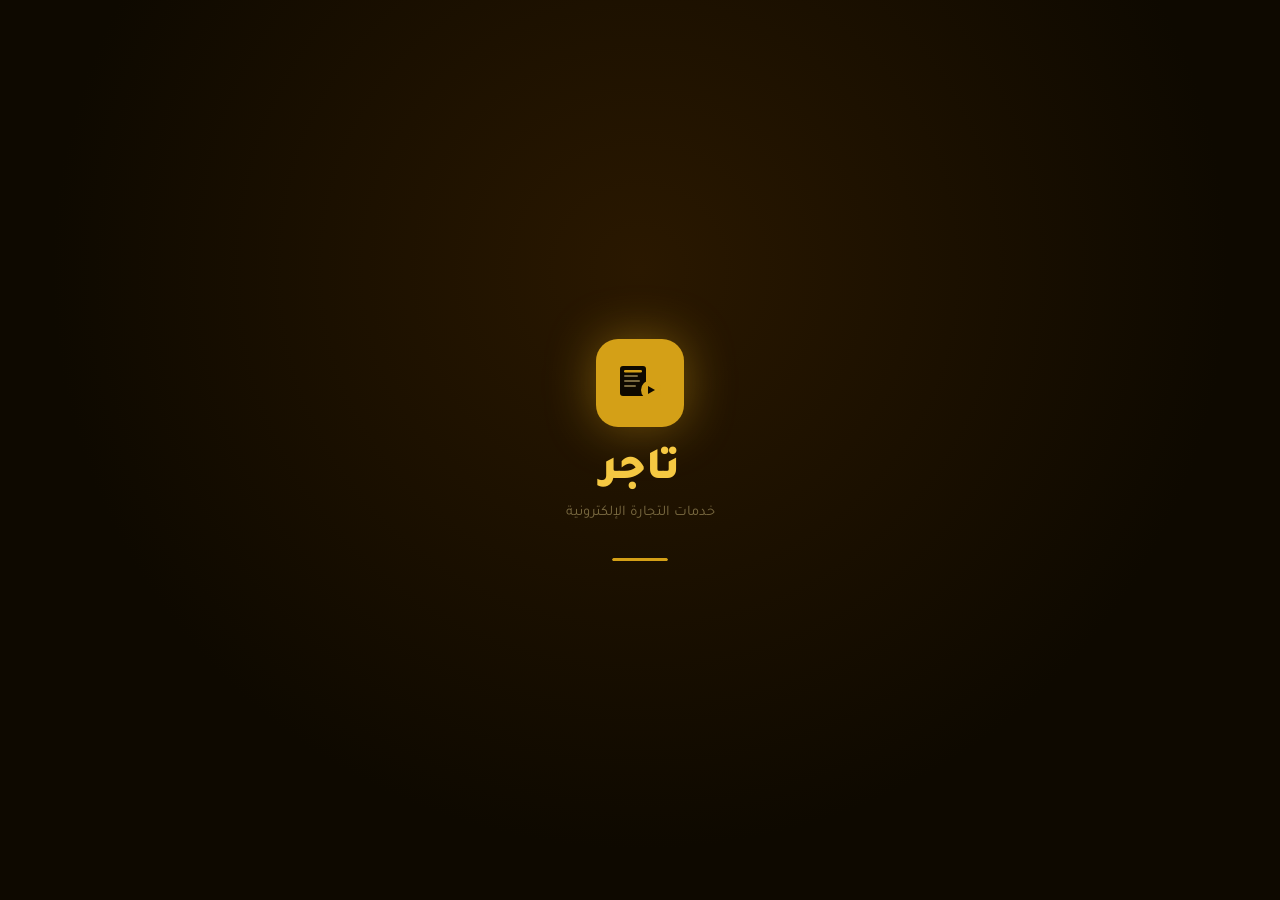
<file: index.html>
<!DOCTYPE html>
<html lang="ar" dir="rtl">
<head>
<meta charset="UTF-8">
<meta name="viewport" content="width=device-width, initial-scale=1.0, user-scalable=no">
<meta name="google-site-verification" content="1itN_WHEpkt1sr6Q0yPiEZQylsVTAqEhpEZTXWoF0yA" />
<title>تاجر — خدمات التجارة الإلكترونية بالذكاء الاصطناعي | وصف منتجات · ترجمة · SEO</title>
<meta name="description" content="تاجر: منصة مجانية بالذكاء الاصطناعي لأصحاب المتاجر الإلكترونية. اكتب وصف منتجات احترافي، ترجم لـ 10 لغات، حسّن SEO، أنشئ منشورات سوشيال ميديا وحملات بريد. جرّبها مجاناً الآن.">
<meta name="keywords" content="تاجر, تجارة إلكترونية, ذكاء اصطناعي, وصف منتجات, ترجمة منتجات, SEO, تسويق, Shopify, متجر إلكتروني, ecommerce, AI">
<meta name="author" content="Tajer">
<meta name="robots" content="index, follow">

<!-- Open Graph (فيسبوك، واتساب) -->
<meta property="og:type" content="website">
<meta property="og:title" content="تاجر — خدمات التجارة الإلكترونية بالذكاء الاصطناعي">
<meta property="og:description" content="منصة مجانية تساعد أصحاب المتاجر: وصف منتجات، ترجمة 10 لغات، SEO، منشورات سوشيال. جرّبها الآن!">
<meta property="og:url" content="https://tajer-app.vercel.app/">
<meta property="og:image" content="https://tajer-app.vercel.app/icon-512.png">
<meta property="og:locale" content="ar_AR">

<!-- Twitter Card -->
<meta name="twitter:card" content="summary_large_image">
<meta name="twitter:title" content="تاجر — خدمات التجارة الإلكترونية بالذكاء الاصطناعي">
<meta name="twitter:description" content="منصة مجانية لأصحاب المتاجر: وصف منتجات، ترجمة، SEO، سوشيال ميديا">
<meta name="twitter:image" content="https://tajer-app.vercel.app/icon-512.png">

<link rel="canonical" href="https://tajer-app.vercel.app/">
<link rel="manifest" href="manifest.json">
<meta name="theme-color" content="#0E0900">
<meta name="mobile-web-app-capable" content="yes">
<meta name="apple-mobile-web-app-capable" content="yes">
<meta name="apple-mobile-web-app-title" content="تاجر">
<link rel="apple-touch-icon" href="icon-192.png">
<!-- Google AdSense - Manual ad unit only (no auto ads) -->
<meta name="adsense-ads-only-on" content="#adSenseIns">
<!-- Google AdSense -->
<script async src="https://pagead2.googlesyndication.com/pagead/js/adsbygoogle.js?client=ca-pub-2127631687133199"
        crossorigin="anonymous"></script>
<link rel="preconnect" href="https://fonts.googleapis.com">
<link href="https://fonts.googleapis.com/css2?family=Tajawal:wght@400;500;700;900&family=IBM+Plex+Mono:wght@500&family=Cairo:wght@700;900&family=Almarai:wght@700;800&family=Poppins:wght@700;800;900&family=Montserrat:wght@800;900&family=Playfair+Display:wght@700;900&display=swap" rel="stylesheet">
<style>
:root{
  --gold:#D4A017;--gold-l:#F5C842;--gold-dim:rgba(212,160,23,.14);
  --ink:#0E0900;--ink2:#1A1200;--ink3:#262000;
  --panel:rgba(255,255,255,.04);--panel2:rgba(255,255,255,.07);
  --text:#F0E8D0;--muted:#7A6A40;--line:rgba(212,160,23,.16);
  --green:#27AE60;--red:#E74C3C;
  --r:12px;--r2:20px;
}
*{box-sizing:border-box;margin:0;padding:0;-webkit-tap-highlight-color:transparent;}
html,body{height:100%;overflow:hidden;}
body{background:var(--ink);color:var(--text);font-family:'Tajawal',sans-serif;display:flex;flex-direction:column;}
button{font-family:inherit;cursor:pointer;border:none;background:none;color:inherit;}
input,textarea,select{font-family:inherit;color:var(--text);}

/* SCREENS */
.screen{display:none;flex-direction:column;height:100%;}
.screen.active{display:flex;}

/* SPLASH */
#splash{align-items:center;justify-content:center;background:radial-gradient(ellipse at 50% 30%,#2A1800,var(--ink) 65%);}
.splash-icon{width:88px;height:88px;background:var(--gold);border-radius:22px;display:flex;align-items:center;justify-content:center;margin:0 auto 18px;box-shadow:0 0 50px rgba(212,160,23,.45);}
.splash-name{font-size:2.8rem;font-weight:900;color:var(--gold-l);text-align:center;}
.splash-sub{color:var(--muted);font-size:.92rem;text-align:center;margin-top:6px;}
.splash-bar{width:56px;height:3px;background:var(--ink3);border-radius:2px;margin:36px auto 0;overflow:hidden;}
.splash-fill{height:100%;width:0;background:var(--gold);border-radius:2px;transition:width 1.8s ease;}

/* ONBOARDING */
#onboarding{background:var(--ink);}
.ob-slides{flex:1;position:relative;overflow:hidden;}
.ob-slide{position:absolute;inset:0;display:flex;flex-direction:column;align-items:center;justify-content:center;padding:40px 28px;text-align:center;opacity:0;transform:translateX(50px);transition:all .35s ease;pointer-events:none;}
.ob-slide.active{opacity:1;transform:translateX(0);pointer-events:auto;}
.ob-slide.out{opacity:0;transform:translateX(-50px);}
.ob-emoji{font-size:4.5rem;margin-bottom:22px;}
.ob-slide h2{font-size:1.75rem;font-weight:900;color:var(--gold-l);margin-bottom:12px;}
.ob-slide p{color:var(--muted);font-size:.95rem;line-height:1.8;max-width:300px;}
.ob-footer{padding:20px 24px 36px;display:flex;flex-direction:column;align-items:center;gap:14px;}
.ob-dots{display:flex;gap:7px;}
.ob-dot{width:7px;height:7px;border-radius:50%;background:var(--ink3);transition:all .2s;}
.ob-dot.active{background:var(--gold);width:20px;border-radius:4px;}

/* BUTTONS */
.btn-gold{background:var(--gold);color:var(--ink);font-weight:900;font-size:.98rem;padding:14px;border-radius:999px;width:100%;max-width:320px;box-shadow:0 6px 20px rgba(212,160,23,.3);}
.btn-ghost{color:var(--muted);font-size:.88rem;padding:6px;}
.btn-outline{border:1px solid var(--line);color:var(--text);font-weight:700;font-size:.9rem;padding:12px;border-radius:999px;width:100%;}
.btn-copy{display:flex;align-items:center;justify-content:center;gap:8px;background:var(--panel2);border:1px solid var(--line);color:var(--text);font-weight:700;font-size:.86rem;padding:11px;border-radius:var(--r);flex:1;}
.btn-regen{display:flex;align-items:center;justify-content:center;gap:8px;background:var(--panel);border:1px solid var(--line);color:var(--text);font-weight:700;font-size:.86rem;padding:11px;border-radius:var(--r);flex:1;}

/* HEADER */
.hdr{background:var(--ink2);border-bottom:1px solid var(--line);padding:12px 16px;display:flex;align-items:center;justify-content:space-between;flex-shrink:0;}
.hdr-logo{font-size:1.35rem;font-weight:900;color:var(--gold-l);}
.lang-pill{display:flex;background:var(--ink3);border-radius:999px;padding:3px;border:1px solid var(--line);}
.lang-btn{padding:4px 10px;border-radius:999px;font-size:.7rem;font-weight:700;color:var(--muted);font-family:'IBM Plex Mono',monospace;transition:all .18s;}
.lang-btn.active{background:var(--gold);color:var(--ink);}
.back-btn{width:34px;height:34px;border-radius:50%;background:var(--panel);border:1px solid var(--line);display:flex;align-items:center;justify-content:center;flex-shrink:0;}
.back-btn svg{width:17px;height:17px;stroke:var(--text);stroke-width:2;fill:none;}
.hdr-info h3{font-size:1rem;font-weight:900;}
.hdr-info p{color:var(--muted);font-size:.75rem;margin-top:1px;}

/* BOTTOM NAV */
.bnav{background:var(--ink2);border-top:1px solid var(--line);display:flex;flex-shrink:0;}
.bn{flex:1;display:flex;flex-direction:column;align-items:center;gap:3px;padding:9px 4px;color:var(--muted);font-size:.62rem;font-weight:700;transition:color .18s;}
.bn.active{color:var(--gold);}
.bn svg{width:21px;height:21px;stroke:currentColor;stroke-width:1.8;fill:none;}

/* HOME */
.scroll{flex:1;overflow-y:auto;-webkit-overflow-scrolling:touch;}
.home-body{padding:16px;}
.welcome-card{background:linear-gradient(135deg,var(--ink3),#221800);border:1px solid var(--line);border-radius:var(--r2);padding:20px;margin-bottom:16px;}
.welcome-card h2{font-size:1.2rem;font-weight:900;color:var(--gold-l);margin-bottom:5px;}
.welcome-card p{color:var(--muted);font-size:.84rem;line-height:1.6;}
.plan-tag{display:inline-flex;align-items:center;gap:5px;background:var(--gold-dim);color:var(--gold);font-size:.72rem;font-weight:700;padding:3px 11px;border-radius:999px;margin-top:10px;}




.sec-title{font-size:.82rem;font-weight:900;color:var(--muted);letter-spacing:.5px;margin-bottom:12px;display:flex;align-items:center;gap:8px;}
.sec-title::after{content:'';flex:1;height:1px;background:var(--line);}
.svc-grid{display:grid;grid-template-columns:1fr 1fr;gap:10px;margin-bottom:20px;}
.svc-card{background:var(--panel);border:1px solid var(--line);border-radius:var(--r2);padding:16px 12px;text-align:center;position:relative;overflow:hidden;transition:transform .15s,border-color .15s;}
.svc-card:active{transform:scale(.96);}
.svc-card.locked{opacity:.55;}
.pro-tag{position:absolute;top:7px;inset-inline-start:7px;background:var(--gold);color:var(--ink);font-size:.58rem;font-weight:900;padding:2px 6px;border-radius:999px;font-family:'IBM Plex Mono',monospace;}
.soon-tag{position:absolute;top:7px;inset-inline-start:7px;background:var(--ink3);color:var(--muted);font-size:.58rem;font-weight:900;padding:2px 6px;border-radius:999px;}
.svc-icon{font-size:1.9rem;margin-bottom:8px;}
.svc-name{font-size:.82rem;font-weight:700;line-height:1.3;}
.svc-sub{font-size:.68rem;color:var(--muted);margin-top:3px;line-height:1.35;}
.free-tag{font-size:.62rem;font-weight:700;color:var(--green);background:rgba(39,174,96,.12);padding:2px 7px;border-radius:999px;margin-top:5px;display:inline-block;}
.ad-modal{background:var(--ink2);border:1px solid var(--line);border-radius:var(--r2) var(--r2) 0 0;padding:24px 20px 32px;width:100%;max-width:480px;}
.ad-stage{background:var(--ink3);border:1px solid var(--line);border-radius:var(--r);min-height:260px;display:flex;align-items:center;justify-content:center;position:relative;overflow:hidden;margin-bottom:16px;}
.ad-stage ins{display:block;width:100%;}

.pro-lock-tag{font-size:.62rem;font-weight:900;color:var(--ink);background:var(--gold);padding:2px 8px;border-radius:999px;margin-top:5px;display:inline-block;}
.max-card{background:linear-gradient(150deg,rgba(147,88,255,.10),var(--panel));border-color:rgba(167,120,255,.35);}
.max-tag{position:absolute;top:7px;inset-inline-start:7px;background:linear-gradient(135deg,#9358FF,#C77DFF);color:#fff;font-size:.52rem;font-weight:900;padding:2px 6px;border-radius:999px;font-family:'IBM Plex Mono',monospace;letter-spacing:.3px;}
.max-lock-tag{font-size:.6rem;font-weight:900;color:#fff;background:linear-gradient(135deg,#9358FF,#C77DFF);padding:2px 8px;border-radius:999px;margin-top:5px;display:inline-block;}
.max-open-tag{font-size:.62rem;font-weight:700;color:var(--green);background:rgba(39,174,96,.14);padding:2px 8px;border-radius:999px;margin-top:5px;display:inline-block;}
.plan-card.max{border-color:rgba(167,120,255,.5);background:linear-gradient(150deg,rgba(147,88,255,.10),var(--panel));}
.plan-card.max .plan-price{color:#C77DFF;}
.btn-max{background:linear-gradient(135deg,#9358FF,#C77DFF);color:#fff;font-weight:900;font-size:.95rem;padding:14px;border-radius:999px;width:100%;box-shadow:0 6px 20px rgba(147,88,255,.32);}
.best-badge.maxb{background:linear-gradient(135deg,#9358FF,#C77DFF);color:#fff;}
.fg-dot{width:30px;height:30px;border-radius:50%;background:var(--ink3);border:1.5px solid var(--line);color:var(--muted);display:flex;align-items:center;justify-content:center;font-weight:900;font-size:.82rem;font-family:'IBM Plex Mono',monospace;transition:all .25s;}
.fg-dot.active{background:var(--gold);border-color:var(--gold);color:var(--ink);}
.fg-dot.done{background:rgba(39,174,96,.9);border-color:rgba(39,174,96,.9);color:#fff;}
.fg-line{width:34px;height:2px;background:var(--line);transition:background .25s;}
.fg-line.done{background:rgba(39,174,96,.9);}
.lg-palette-chip{transition:all .15s;}
.lg-palette-chip:active{transform:scale(.94);}
.lg-swatch{aspect-ratio:1;border-radius:10px;border:2px solid var(--line);display:flex;align-items:center;justify-content:center;font-size:1.3rem;background:var(--panel);cursor:pointer;transition:all .15s;}
.lg-swatch.active{border-color:var(--gold);box-shadow:0 0 0 2px rgba(212,160,23,.25);}
.lg-color-swatch{aspect-ratio:1;border-radius:8px;border:2px solid transparent;cursor:pointer;transition:all .15s;}
.lg-color-swatch.active{border-color:var(--gold);transform:scale(1.1);}
.lg-opt-btn{background:var(--panel);border:1.5px solid var(--line);border-radius:10px;padding:10px 4px;font-size:.72rem;font-weight:700;color:var(--muted);cursor:pointer;text-align:center;}
.lg-opt-btn.active{border-color:var(--gold);background:linear-gradient(150deg,rgba(212,160,23,.12),var(--panel));color:var(--text);}
.chat-bubble{max-width:82%;padding:11px 14px;border-radius:16px;font-size:.86rem;line-height:1.6;margin-bottom:8px;white-space:pre-wrap;word-break:break-word;}
.chat-bubble.user{background:var(--gold);color:var(--ink);margin-inline-start:auto;border-end-end-radius:4px;}
.chat-bubble.admin{background:var(--panel2);color:var(--text);border:1px solid var(--line);margin-inline-end:auto;border-end-start-radius:4px;}
.chat-time{font-size:.62rem;color:var(--muted);margin-top:2px;}
.status-pill{font-size:.68rem;font-weight:900;padding:3px 10px;border-radius:999px;white-space:nowrap;}
.status-new{background:rgba(243,156,18,.15);color:#F39C12;}
.status-discussing{background:rgba(52,152,219,.15);color:#3498DB;}
.status-quoted{background:rgba(155,89,182,.15);color:#9B59B6;}
.status-won{background:rgba(39,174,96,.15);color:var(--green);}
.status-closed{background:rgba(120,120,120,.15);color:var(--muted);}
.chip{background:var(--panel);border:1px solid var(--line);border-radius:999px;padding:7px 13px;font-size:.74rem;font-weight:700;color:var(--muted);white-space:nowrap;transition:all .18s;}
.chip:active{transform:scale(.96);background:var(--panel2);}
.pay-opt{background:var(--panel);border:1.5px solid var(--line);border-radius:var(--r2);padding:14px 10px;text-align:center;display:flex;flex-direction:column;gap:3px;align-items:center;transition:all .2s;color:var(--text);}
.pay-opt.active{border-color:var(--gold);background:linear-gradient(150deg,rgba(212,160,23,.12),var(--panel));}
.net-opt{flex:1;background:var(--panel);border:1px solid var(--line);border-radius:999px;padding:9px;font-size:.78rem;font-weight:700;color:var(--muted);}
.net-opt.active{background:var(--gold);color:var(--ink);border-color:var(--gold);}
.order-row{background:var(--panel);border:1px solid var(--line);border-radius:var(--r);padding:12px;margin-bottom:8px;font-size:.82rem;}
.badge-pending{background:rgba(243,156,18,.15);color:#F39C12;font-size:.68rem;font-weight:900;padding:3px 9px;border-radius:999px;}
.badge-paid{background:rgba(39,174,96,.15);color:var(--green);font-size:.68rem;font-weight:900;padding:3px 9px;border-radius:999px;}
.badge-rejected{background:rgba(231,76,60,.15);color:var(--red);font-size:.68rem;font-weight:900;padding:3px 9px;border-radius:999px;}
.code-box{background:#0A0700;border:1px solid var(--line);border-radius:var(--r);padding:14px;font-family:'IBM Plex Mono',monospace;font-size:.68rem;line-height:1.55;white-space:pre-wrap;word-break:break-all;direction:ltr;text-align:left;max-height:320px;overflow:auto;color:#9FE8A0;}
.pro-open-tag{font-size:.62rem;font-weight:700;color:var(--green);background:rgba(39,174,96,.14);padding:2px 8px;border-radius:999px;margin-top:5px;display:inline-block;}

/* AD MODAL */

/* SERVICE BODY */
.svc-body{flex:1;overflow-y:auto;padding:16px;display:flex;flex-direction:column;gap:14px;}
.f-label{font-size:.78rem;font-weight:700;color:var(--muted);margin-bottom:5px;}
.f-input{width:100%;background:var(--panel2);border:1px solid var(--line);padding:13px 14px;border-radius:var(--r);font-size:.9rem;resize:vertical;}
.f-input::placeholder{color:var(--muted);}
.f-input:focus{outline:none;border-color:var(--gold);}
select.f-input option{background:#1A1200;}
.char-c{font-size:.7rem;color:var(--muted);text-align:end;margin-top:3px;}
.result-box{background:var(--panel2);border:1px solid var(--gold);border-radius:var(--r2);padding:16px;font-size:.88rem;line-height:1.85;white-space:pre-wrap;word-break:break-word;min-height:100px;}
.result-acts{display:flex;gap:8px;margin-top:10px;}
.loading{display:flex;gap:6px;justify-content:center;padding:24px;}
.loading span{width:8px;height:8px;border-radius:50%;background:var(--gold);animation:bop .75s infinite;}
.loading span:nth-child(2){animation-delay:.15s;}
.loading span:nth-child(3){animation-delay:.3s;}
@keyframes bop{0%,100%{transform:translateY(0);}50%{transform:translateY(-9px);}}
.err-box{background:rgba(231,76,60,.08);border:1px solid rgba(231,76,60,.25);border-radius:var(--r);padding:12px;color:#E74C3C;font-size:.84rem;line-height:1.6;}

/* HISTORY */
.hist-body{flex:1;overflow-y:auto;padding:16px;}
.hist-item{background:var(--panel);border:1px solid var(--line);border-radius:var(--r2);padding:14px;margin-bottom:10px;}
.hist-top{display:flex;justify-content:space-between;align-items:center;margin-bottom:7px;}
.hist-svc{font-size:.75rem;font-weight:900;color:var(--gold);}
.hist-date{font-size:.68rem;color:var(--muted);font-family:'IBM Plex Mono',monospace;}
.hist-prev{font-size:.82rem;line-height:1.6;display:-webkit-box;-webkit-line-clamp:3;-webkit-box-orient:vertical;overflow:hidden;}
.empty{text-align:center;padding:50px 20px;}
.empty .e-icon{font-size:2.8rem;margin-bottom:14px;}
.empty p{color:var(--muted);font-size:.88rem;line-height:1.7;}
.filter-btn{background:var(--panel);border:1px solid var(--line);border-radius:999px;padding:6px 14px;font-size:.76rem;font-weight:700;color:var(--muted);white-space:nowrap;flex-shrink:0;}
.filter-btn.active{background:var(--gold);color:var(--ink);border-color:var(--gold);}
.order-card{background:var(--panel);border:1px solid var(--line);border-radius:var(--r2);padding:14px;margin-bottom:10px;}
.order-top{display:flex;justify-content:space-between;align-items:center;margin-bottom:8px;}
.order-num{font-size:.82rem;font-weight:900;color:var(--gold);}
.order-date{font-size:.7rem;color:var(--muted);font-family:'IBM Plex Mono',monospace;}
.order-customer{font-size:.86rem;font-weight:700;margin-bottom:4px;}
.order-items{font-size:.76rem;color:var(--muted);margin-bottom:8px;}
.order-bottom{display:flex;justify-content:space-between;align-items:center;}
.order-total{font-size:.9rem;font-weight:900;color:var(--gold-l);}
.status-badge{font-size:.68rem;font-weight:700;padding:3px 10px;border-radius:999px;}
.status-paid{background:rgba(39,174,96,.15);color:var(--green);}
.status-pending{background:rgba(212,160,23,.15);color:var(--gold);}
.status-refunded{background:rgba(231,76,60,.15);color:var(--red);}
.status-cancelled{background:rgba(139,146,160,.15);color:var(--muted);}

/* PRICING */
.price-body{flex:1;overflow-y:auto;padding:16px;}
.price-hero{text-align:center;padding:20px 0 24px;}
.price-hero h2{font-size:1.5rem;font-weight:900;color:var(--gold-l);margin-bottom:6px;}
.price-hero p{color:var(--muted);font-size:.88rem;}
.billing-toggle{display:flex;background:var(--ink3);border:1px solid var(--line);border-radius:999px;padding:4px;margin-bottom:16px;}
.bill-btn{flex:1;padding:10px;border-radius:999px;font-size:.86rem;font-weight:700;color:var(--muted);transition:all .2s;display:flex;align-items:center;justify-content:center;gap:6px;}
.bill-btn.active{background:var(--gold);color:var(--ink);}
.save-badge{background:rgba(39,174,96,.9);color:#fff;font-size:.6rem;font-weight:900;padding:2px 6px;border-radius:999px;}
.bill-btn.active .save-badge{background:var(--ink);color:var(--gold-l);}
.best-badge{position:absolute;top:-1px;inset-inline-end:16px;background:var(--gold);color:var(--ink);font-size:.62rem;font-weight:900;padding:4px 12px;border-radius:0 0 8px 8px;}
.plan-card{border:1px solid var(--line);border-radius:var(--r2);padding:22px;margin-bottom:14px;background:var(--panel);position:relative;}
.plan-card.pro{border-color:var(--gold);background:linear-gradient(135deg,rgba(212,160,23,.07),var(--panel));}
.plan-name{font-size:1.15rem;font-weight:900;margin-bottom:4px;}
.plan-price{font-size:1.9rem;font-weight:900;color:var(--gold-l);font-family:'IBM Plex Mono',monospace;margin:8px 0 4px;}
.plan-price span{font-size:.82rem;color:var(--muted);font-family:'Tajawal',sans-serif;font-weight:400;}
.plan-feats{list-style:none;margin:14px 0 18px;display:flex;flex-direction:column;gap:9px;}
.plan-feats li{display:flex;align-items:center;gap:9px;font-size:.86rem;}
.plan-feats li svg{width:15px;height:15px;flex-shrink:0;}
.plan-feats li.yes svg{color:var(--green);}
.plan-feats li.no{color:var(--muted);}
.plan-feats li.no svg{color:var(--muted);}

/* PROFILE */
.prof-body{flex:1;overflow-y:auto;padding:16px;}
.prof-av{width:72px;height:72px;border-radius:50%;background:var(--gold-dim);border:2px solid var(--gold);display:flex;align-items:center;justify-content:center;font-size:1.8rem;margin:10px auto 12px;}
.prof-name{text-align:center;font-size:1.1rem;font-weight:900;margin-bottom:3px;}
.prof-email{text-align:center;color:var(--muted);font-size:.82rem;margin-bottom:18px;}
.set-item{background:var(--panel);border:1px solid var(--line);border-radius:var(--r);padding:14px 16px;display:flex;align-items:center;justify-content:space-between;margin-bottom:8px;}
.set-l{display:flex;align-items:center;gap:11px;}
.set-icon{font-size:1.2rem;}
.set-name{font-size:.9rem;font-weight:700;}
.set-sub{font-size:.74rem;color:var(--muted);margin-top:1px;}
.chev svg{width:15px;height:15px;stroke:var(--muted);fill:none;}

/* MODAL */
.overlay{position:fixed;inset:0;background:rgba(0,0,0,.75);backdrop-filter:blur(3px);z-index:100;display:none;align-items:flex-end;justify-content:center;}
.overlay.open{display:flex;}
.modal{background:var(--ink2);border:1px solid var(--line);border-radius:var(--r2) var(--r2) 0 0;padding:24px 20px 36px;width:100%;max-width:480px;}
.modal-handle{width:36px;height:3px;background:var(--line);border-radius:2px;margin:0 auto 18px;}
.modal h3{font-size:1.1rem;font-weight:900;margin-bottom:8px;}
.modal p{color:var(--muted);font-size:.86rem;line-height:1.7;margin-bottom:18px;}

/* TOAST */
.toast{position:fixed;bottom:80px;left:50%;transform:translateX(-50%);background:var(--gold);color:var(--ink);font-weight:900;font-size:.84rem;padding:9px 20px;border-radius:999px;z-index:200;opacity:0;transition:opacity .25s;pointer-events:none;white-space:nowrap;}
.toast.on{opacity:1;}

/* TAGS */
.tag-row{display:flex;flex-wrap:wrap;gap:7px;margin-top:10px;}
.kw-tag{background:var(--gold-dim);color:var(--gold);font-size:.76rem;font-weight:700;padding:4px 11px;border-radius:999px;}
.seo-h1{position:absolute;width:1px;height:1px;padding:0;margin:-1px;overflow:hidden;clip:rect(0,0,0,0);white-space:nowrap;border:0;}
.in-android-app .hide-in-app{display:none!important;}
.in-android-app .show-in-app{display:flex!important;}
</style>
<script type="application/ld+json">
{
  "@context": "https://schema.org",
  "@graph": [
    {
      "@type": "SoftwareApplication",
      "name": "تاجر",
      "alternateName": "Tajer",
      "applicationCategory": "BusinessApplication",
      "operatingSystem": "Web, Android, iOS",
      "url": "https://tajer-app.vercel.app/",
      "description": "منصة عربية بالذكاء الاصطناعي لأصحاب المتاجر الإلكترونية: كتابة وصف المنتجات، الترجمة، تحسين SEO، منشورات السوشيال ميديا، سكريبت إعلانات تيك توك، وحاسبة الربح.",
      "inLanguage": "ar",
      "offers": [
        { "@type": "Offer", "name": "الخطة المجانية", "price": "0", "priceCurrency": "DZD" },
        { "@type": "Offer", "name": "تاجر برو", "price": "2880", "priceCurrency": "DZD" },
        { "@type": "Offer", "name": "تاجر برو ماكس", "price": "7200", "priceCurrency": "DZD" }
      ]
    },
    {
      "@type": "FAQPage",
      "mainEntity": [
        {
          "@type": "Question",
          "name": "كيف أكتب وصف منتج احترافي بالذكاء الاصطناعي؟",
          "acceptedAnswer": { "@type": "Answer", "text": "أدخل اسم المنتج وبعض التفاصيل في خدمة وصف المنتج داخل تاجر، واختر اللغة والأسلوب، وسيولّد الذكاء الاصطناعي وصفاً تسويقياً جاهزاً للنشر خلال ثوانٍ. الخدمة مجانية ولا تحتاج تسجيل دخول." }
        },
        {
          "@type": "Question",
          "name": "هل تاجر مجاني؟",
          "acceptedAnswer": { "@type": "Answer", "text": "نعم، 13 خدمة مجانية بالكامل بدون تسجيل دخول، منها وصف المنتجات والترجمة وتحسين SEO ومنشورات السوشيال ميديا وإزالة خلفية الصور. الخدمات الاحترافية متاحة عبر اشتراك برو من 2880 دج شهرياً." }
        },
        {
          "@type": "Question",
          "name": "كيف أكتب سكريبت إعلان تيك توك لمنتجي؟",
          "acceptedAnswer": { "@type": "Answer", "text": "خدمة سكريبت الفيديو في تاجر تكتب نص إعلان تيك توك أو ريلز جاهزاً للتصوير بالدارجة الجزائرية أو المغربية أو العربية الفصحى، مع اختيار مدة الفيديو وأسلوب الجذب." }
        },
        {
          "@type": "Question",
          "name": "كيف أحسب الربح الصافي في التجارة الإلكترونية؟",
          "acceptedAnswer": { "@type": "Answer", "text": "حاسبة الربح في تاجر تحسب ربحك الصافي بعد خصم سعر الشراء وتكلفة الإعلانات والتوصيل ونسبة الطلبات المرفوضة، وتعرض النتيجة بالدينار الجزائري أو الدرهم أو الدولار." }
        },
        {
          "@type": "Question",
          "name": "ما هي طرق الدفع المتاحة في تاجر؟",
          "acceptedAnswer": { "@type": "Answer", "text": "يمكن الدفع بالبطاقة الذهبية EDAHABIA أو بطاقة CIB داخل الجزائر، أو ببطاقة Visa و Mastercard الدولية، أو بعملة USDT الرقمية. يُفعَّل الاشتراك تلقائياً فور نجاح الدفع." }
        }
      ]
    }
  ]
}
</script>
</head>
<body>

<div class="toast" id="toast"></div>

<!-- SPLASH -->
<div class="screen active" id="splash">
  <div style="margin:auto;text-align:center;">
    <div class="splash-icon">
      <svg width="46" height="46" viewBox="0 0 46 46" fill="none">
        <rect x="3" y="6" width="26" height="30" rx="3" fill="#0E0900"/>
        <rect x="7" y="10" width="18" height="2.5" rx="1.25" fill="#D4A017"/>
        <rect x="7" y="15" width="14" height="2" rx="1" fill="#7A6A40"/>
        <rect x="7" y="20" width="16" height="2" rx="1" fill="#7A6A40"/>
        <rect x="7" y="25" width="12" height="2" rx="1" fill="#7A6A40"/>
        <circle cx="34" cy="30" r="10" fill="#D4A017"/>
        <path d="M31 26v8l7-4-7-4Z" fill="#0E0900"/>
      </svg>
    </div>
    <div class="splash-name">تاجر</div>
    <div class="splash-sub" id="sSub" data-i18n="sSub">خدمات التجارة الإلكترونية</div>
    <div class="splash-bar"><div class="splash-fill" id="sBar"></div></div>
  </div>
</div>

<!-- ONBOARDING -->
<div class="screen" id="onboarding">
  <div class="ob-slides" id="obSlides">
    <div class="ob-slide active" id="sl0"><div class="ob-emoji">🛒</div><h2 id="oh0" data-i18n="oh0">مرحباً في تاجر</h2><p id="op0" data-i18n="op0">منصة الذكاء الاصطناعي لخدمات التجارة الإلكترونية — كل ما يحتاجه متجرك في مكان واحد.</p></div>
    <div class="ob-slide" id="sl1"><div class="ob-emoji">✍️</div><h2 id="oh1" data-i18n="oh1">اكتب وصف منتجك في ثوانٍ</h2><p id="op1" data-i18n="op1">أدخل اسم المنتج وسيكتب الذكاء الاصطناعي وصفًا احترافيًا يبيع بشكل تلقائي.</p></div>
    <div class="ob-slide" id="sl2"><div class="ob-emoji">🌍</div><h2 id="oh2" data-i18n="oh2">10 لغات في لحظة</h2><p id="op2" data-i18n="op2">ترجمة فورية لعشر لغات لتصل لعملاء أكثر حول العالم.</p></div>
    <div class="ob-slide" id="sl3"><div class="ob-emoji">🚀</div><h2 id="oh3" data-i18n="oh3">21 خدمة بالذكاء الاصطناعي</h2><p id="op3" data-i18n="op3">من SEO إلى حملات البريد إلى ردود العملاء — كل شيء تحتاجه في تطبيق واحد.</p></div>
  </div>
  <div class="ob-footer">
    <div class="ob-dots" id="obDots"><div class="ob-dot active"></div><div class="ob-dot"></div><div class="ob-dot"></div><div class="ob-dot"></div></div>
    <button class="btn-gold" id="obNext" data-i18n="obNext">التالي</button>
    <button class="btn-ghost" id="obSkip" data-i18n="obSkip">تخطي</button>
  </div>
</div>

<!-- MAIN APP -->
<div class="screen" id="app">
  <!-- HOME -->
  <div id="th" style="display:flex;flex-direction:column;flex:1;overflow:hidden;">
    <div class="hdr">
      <div class="hdr-logo">تاجر ✦</div>
      <div style="display:flex;align-items:center;gap:8px;">
        <div class="lang-pill">
          <button class="lang-btn active" data-lang="ar">ع</button>
          <button class="lang-btn" data-lang="fr">FR</button>
          <button class="lang-btn" data-lang="en">EN</button>
        </div>
      </div>
    </div>
    <div class="scroll">
      <div class="home-body">
        <div class="welcome-card">
          <h1 class="seo-h1">تاجر — أدوات التجارة الإلكترونية بالذكاء الاصطناعي للمتاجر العربية</h1>
          <h2 id="wH" data-i18n="wH">مرحباً، تاجر 👋</h2>
          <p id="wP" data-i18n="wP">ماذا تريد أن تنجز اليوم؟</p>
          <a href="guides.html" style="display:flex;align-items:center;gap:10px;background:rgba(201,168,76,.08);border:1px solid rgba(201,168,76,.22);border-radius:12px;padding:11px 14px;margin-top:14px;text-decoration:none;">
            <span style="font-size:19px;">📚</span>
            <span style="flex:1;min-width:0;">
              <span style="display:block;font-size:13.5px;font-weight:600;color:var(--gold-l,#e8c067);">أدلة التجارة الإلكترونية</span>
              <span style="display:block;font-size:11.5px;color:var(--muted,#8095b0);margin-top:1px;">وصف المنتجات · تقليل رفض الطلبات · حساب الربح</span>
            </span>
            <span style="color:var(--muted,#8095b0);font-size:13px;">←</span>
          </a>
          <div class="plan-tag">⚡ <span id="wPlan" data-i18n="wPlan">الخطة المجانية</span></div>
          <div id="usageTag" style="display:none;margin-top:8px;font-size:.78rem;font-weight:700;padding:5px 12px;border-radius:999px;background:rgba(243,156,18,.14);color:#F39C12;"></div>
        </div>
        
        <p class="sec-title" id="secFree" data-i18n="secFree">الخدمات المجانية</p>
        <div class="svc-grid">
          <button class="svc-card" onclick="showScreen('sv-shop');loadShop();" style="border-color:rgba(201,168,76,.35);background:linear-gradient(160deg,rgba(201,168,76,.1),var(--panel));"><div class="svc-icon">🛒</div><div class="svc-name">المنتجات الرقمية</div><div class="svc-sub">أدلة وقوالب جاهزة</div><span class="free-tag" style="background:rgba(201,168,76,.18);color:var(--gold);">جديد</span></button>
          <button class="svc-card" onclick="goFree('desc')"><div class="svc-icon">✍️</div><div class="svc-name" id="s1n" data-i18n="s1n">وصف المنتج</div><div class="svc-sub" id="s1s" data-i18n="s1s">وصف احترافي بالذكاء</div><span class="free-tag">✓ متاح</span></button>
          <button class="svc-card" onclick="goFree('tr')"><div class="svc-icon">🌍</div><div class="svc-name" id="s2n" data-i18n="s2n">ترجمة المنتجات</div><div class="svc-sub" id="s2s" data-i18n="s2s">10 لغات فورياً</div><span class="free-tag">✓ متاح</span></button>
          <button class="svc-card" onclick="goFree('seo')"><div class="svc-icon">🔍</div><div class="svc-name" id="s3n" data-i18n="s3n">تحسين SEO</div><div class="svc-sub" id="s3s" data-i18n="s3s">كلمات مفتاحية + ميتا</div><span class="free-tag">✓ متاح</span></button>
          <button class="svc-card" onclick="goFree('social')"><div class="svc-icon">📱</div><div class="svc-name" id="s4n" data-i18n="s4n">منشورات سوشيال</div><div class="svc-sub" id="s4s" data-i18n="s4s">فيسبوك · إنستغرام · تيك توك</div><span class="free-tag">✓ متاح</span></button>
          <button class="svc-card" onclick="goFree('email')"><div class="svc-icon">📧</div><div class="svc-name" id="s5n" data-i18n="s5n">حملات البريد</div><div class="svc-sub" id="s5s" data-i18n="s5s">بريد تسويقي احترافي</div><span class="free-tag">✓ متاح</span></button>
          <button class="svc-card" onclick="goFree('reply')"><div class="svc-icon">💬</div><div class="svc-name" id="s6n" data-i18n="s6n">ردود العملاء</div><div class="svc-sub" id="s6s" data-i18n="s6s">رد احترافي في ثوانٍ</div><span class="free-tag">✓ متاح</span></button>
          <button class="svc-card" onclick="goFree('products')"><div class="svc-icon">📦</div><div class="svc-name" id="s7n" data-i18n="s7n">إدخال المنتجات</div><div class="svc-sub" id="s7s" data-i18n="s7s">تنظيم وتصنيف تلقائي</div><span class="free-tag">✓ متاح</span></button>
          <button class="svc-card" onclick="goFree('landing')"><div class="svc-icon">🏠</div><div class="svc-name" id="s8n" data-i18n="s8n">صفحات الهبوط</div><div class="svc-sub" id="s8s" data-i18n="s8s">محتوى صفحة بيع كامل</div><span class="free-tag">✓ متاح</span></button>
          <button class="svc-card" onclick="goFree('ads')"><div class="svc-icon">📢</div><div class="svc-name" id="s9n" data-i18n="s9n">نصوص إعلانية</div><div class="svc-sub" id="s9s" data-i18n="s9s">فيسبوك · جوجل</div><span class="free-tag">✓ متاح</span></button>
          <button class="svc-card" onclick="goFree('report')"><div class="svc-icon">📊</div><div class="svc-name" id="s10n" data-i18n="s10n">تقارير المبيعات</div><div class="svc-sub" id="s10s" data-i18n="s10s">تحليل وتوصيات</div><span class="free-tag">✓ متاح</span></button>
          <button class="svc-card" onclick="goFree('naming')"><div class="svc-icon">🏷️</div><div class="svc-name" id="s11n" data-i18n="s11n">تسمية المتجر</div><div class="svc-sub" id="s11s" data-i18n="s11s">اسم وهوية تجارية</div><span class="free-tag">✓ متاح</span></button>
          <button class="svc-card" onclick="goLogo()"><div class="svc-icon">🎨</div><div class="svc-name" id="s20n" data-i18n="s20n">تصميم الشعار</div><div class="svc-sub" id="s20s" data-i18n="s20s2">صمّمه بنفسك مجاناً</div><span class="free-tag">✓ متاح</span></button>
          <button class="svc-card" onclick="goFree('bg')"><div class="svc-icon">🗑️</div><div class="svc-name" id="sp4n" data-i18n="sp4n">إزالة الخلفية</div><div class="svc-sub" id="sp4s" data-i18n="sp4s">صور احترافية بدون خلفية</div><span class="free-tag">✓ متاح</span></button>
          <button class="svc-card" onclick="goPro('profit')"><div class="pro-tag">PRO</div><div class="svc-icon">💰</div><div class="svc-name" id="s12n" data-i18n="s12n">حاسبة الربح</div><div class="svc-sub" id="s12s" data-i18n="s12s">اعرف ربحك الصافي الحقيقي</div><span class="pro-lock-tag">🔒 برو</span></button>
          <button class="svc-card" onclick="goPro('script')"><div class="pro-tag">PRO</div><div class="svc-icon">🎬</div><div class="svc-name" id="s13n" data-i18n="s13n">سكريبت الفيديو</div><div class="svc-sub" id="s13s" data-i18n="s13s">نص إعلان تيك توك جاهز</div><span class="pro-lock-tag">🔒 برو</span></button>
          <button class="svc-card" onclick="goPro('winner')"><div class="pro-tag">PRO</div><div class="svc-icon">🎯</div><div class="svc-name" id="s14n" data-i18n="s14n">المنتج الرابح</div><div class="svc-sub" id="s14s" data-i18n="s14s">اقتراح منتجات رائجة لبلدك</div><span class="pro-lock-tag">🔒 برو</span></button>
          <button class="svc-card" onclick="goPro('confirm')"><div class="pro-tag">PRO</div><div class="svc-icon">📞</div><div class="svc-name" id="s15n" data-i18n="s15n">تأكيد الطلبات</div><div class="svc-sub" id="s15s" data-i18n="s15s">رسائل واتساب تقلل الرفض</div><span class="pro-lock-tag">🔒 برو</span></button>
          <button class="svc-card" onclick="goPro('comments')"><div class="pro-tag">PRO</div><div class="svc-icon">💬</div><div class="svc-name" id="s16n" data-i18n="s16n">ردود التعليقات</div><div class="svc-sub" id="s16s" data-i18n="s16s">ردود سوشيال فورية جاهزة</div><span class="pro-lock-tag">🔒 برو</span></button>
          <button class="svc-card" onclick="goPro('content')"><div class="pro-tag">PRO</div><div class="svc-icon">📅</div><div class="svc-name" id="s17n" data-i18n="s17n">خطة محتوى شهر</div><div class="svc-sub" id="s17s" data-i18n="s17s">30 يوم منشورات جاهزة</div><span class="pro-lock-tag">🔒 برو</span></button>
          <button class="svc-card max-card" onclick="goMax('website')"><div class="max-tag">PRO MAX</div><div class="svc-icon">🌐</div><div class="svc-name" id="s18n" data-i18n="s18n">أنشئ موقعك</div><div class="svc-sub" id="s18s" data-i18n="s18s">موقع كامل جاهز للرفع</div><span class="max-lock-tag">👑 برو ماكس</span></button>
          <button class="svc-card max-card" onclick="goMax('app')"><div class="max-tag">PRO MAX</div><div class="svc-icon">📱</div><div class="svc-name" id="s19n" data-i18n="s19n">أنشئ تطبيقك</div><div class="svc-sub" id="s19s" data-i18n="s19s">تطبيق جوال جاهز للنشر</div><span class="max-lock-tag">👑 برو ماكس</span></button>
        </div>

        <!-- إعلان AdSense — يظهر للمستخدم المجاني فقط -->
        <div id="adSenseBox" style="display:none;margin-top:18px;min-height:100px;">
          <ins id="adSenseIns"
               class="adsbygoogle"
               style="display:block"
               data-ad-client="ca-pub-2127631687133199"
               data-ad-slot="ADSENSE_SLOT_ID"
               data-ad-format="auto"
               data-full-width-responsive="true"></ins>
        </div>
      </div>
    </div>
  </div>
  <!-- HISTORY TAB -->
  <div id="thi" style="display:none;flex-direction:column;flex:1;overflow:hidden;">
    <div class="hdr">
      <div class="hdr-logo" id="hiT" data-i18n="hiT">سجل أعمالي</div>
      <button onclick="clearHist()" style="background:var(--panel);border:1px solid var(--line);border-radius:10px;padding:7px 12px;font-size:.76rem;color:var(--muted);">🗑️ مسح</button>
    </div>
    <div class="hist-body" id="hiList"></div>
  </div>

  <!-- PRICING -->
  <div id="tpr" style="display:none;flex-direction:column;flex:1;overflow:hidden;">
    <div class="hdr"><div class="hdr-logo" id="prT" data-i18n="prT">الاشتراك</div></div>
    <div class="price-body">
      <div class="price-hero"><h2 id="prH" data-i18n="prH">اختر خطتك</h2><p id="prP" data-i18n="prP">ابدأ مجانًا، وارقِّ عندما تكبر</p></div>

      <!-- PRO STATUS BANNER (visible only for subscribers) -->
      <div id="proBanner" style="display:none;background:linear-gradient(135deg,var(--gold),var(--gold-l));color:var(--ink);border-radius:var(--r2);padding:18px;margin-bottom:16px;text-align:center;">
        <div style="font-size:1.6rem;margin-bottom:4px;">👑</div>
        <div style="font-weight:900;font-size:1.05rem;">أنت مشترك في تاجر برو</div>
        <div style="font-size:.8rem;opacity:.8;margin-top:4px;" id="proBannerSub" data-i18n="proBannerSub">كل الخدمات مفتوحة · بدون إعلانات</div>
        <div id="proCountdown" style="margin-top:10px;background:rgba(0,0,0,.16);border-radius:10px;padding:8px 12px;font-size:.86rem;font-weight:800;"></div>
      </div>

      <!-- BILLING TOGGLE -->
      <div class="billing-toggle">
        <button class="bill-btn active" id="billMonthly" data-i18n="billMonthly" onclick="setBilling('monthly')">شهري</button>
        <button class="bill-btn" id="billYearly" data-i18n="billYearly" onclick="setBilling('yearly')">سنوي <span class="save-badge">وفّر 17%</span></button>
      </div>

      <div class="plan-card">
        <div class="plan-name" id="pfN" data-i18n="pfN">🆓 المجاني</div>
        <div class="plan-price">0$<span id="pm" data-i18n="pm"> /شهر</span></div>
        <ul class="plan-feats">
          <li class="yes"><svg viewBox="0 0 24 24" stroke-width="2"><path d="M5 13l4 4L19 7"/></svg><span id="pf1" data-i18n="pf1">13 خدمة ذكاء اصطناعي أساسية</span></li>
          <li class="yes"><svg viewBox="0 0 24 24" stroke-width="2"><path d="M5 13l4 4L19 7"/></svg><span id="pf2" data-i18n="pf2">ترجمة لـ 10 لغات</span></li>
          <li class="no"><svg viewBox="0 0 24 24" stroke-width="2"><path d="M18 6L6 18M6 6l12 12"/></svg><span id="pf3" data-i18n="pf3">خدمات برو وبرو ماكس مقفلة</span></li>
          <li class="no"><svg viewBox="0 0 24 24" stroke-width="2"><path d="M18 6L6 18M6 6l12 12"/></svg><span id="pf4" data-i18n="pf4">خدمات برو الاحترافية مقفلة</span></li>
        </ul>
        <button class="btn-outline" id="curPlan" data-i18n="curPlan">الخطة الحالية ✓</button>
      </div>

      <div class="plan-card pro">
        <div class="best-badge">الأكثر توفيراً</div>
        <div class="plan-name" id="ppN" data-i18n="ppN">👑 تاجر برو</div>
        <div class="plan-price"><span id="proPrice">12$</span><span id="pm2" data-i18n="pm2"> /شهر</span></div>
        <div id="proDzd" style="font-size:.82rem;color:var(--gold-l);font-weight:700;margin-bottom:2px;">≈ 2,880 دج /شهر</div>
        <div id="proPriceNote" data-i18n="proPriceNote" style="font-size:.76rem;color:var(--muted);margin-bottom:6px;display:none;">120$ سنوياً — أي 10$ شهرياً</div>
        <ul class="plan-feats">
          <li class="yes"><svg viewBox="0 0 24 24" stroke-width="2"><path d="M5 13l4 4L19 7"/></svg><span id="pp1" data-i18n="pp1">✅ 200 سؤال/استخدام شهرياً</span></li>
          <li class="yes"><svg viewBox="0 0 24 24" stroke-width="2"><path d="M5 13l4 4L19 7"/></svg><span id="pp2" data-i18n="pp2">كل الخدمات مفتوحة فوراً</span></li>
          <li class="yes"><svg viewBox="0 0 24 24" stroke-width="2"><path d="M5 13l4 4L19 7"/></svg><span id="pp3" data-i18n="pp3">💰 حاسبة الربح الذكية</span></li>
          <li class="yes"><svg viewBox="0 0 24 24" stroke-width="2"><path d="M5 13l4 4L19 7"/></svg><span id="pp4" data-i18n="pp4">🎬 سكريبت الفيديو الإعلاني</span></li>
          <li class="yes"><svg viewBox="0 0 24 24" stroke-width="2"><path d="M5 13l4 4L19 7"/></svg><span id="pp5" data-i18n="pp5">🎯 اقتراح المنتج الرابح</span></li>
          <li class="yes"><svg viewBox="0 0 24 24" stroke-width="2"><path d="M5 13l4 4L19 7"/></svg><span id="pp6" data-i18n="pp6">📞 رسائل تأكيد الطلبات</span></li>
          <li class="yes"><svg viewBox="0 0 24 24" stroke-width="2"><path d="M5 13l4 4L19 7"/></svg><span id="pp7" data-i18n="pp7">💬 ردود التعليقات الفورية</span></li>
          <li class="yes"><svg viewBox="0 0 24 24" stroke-width="2"><path d="M5 13l4 4L19 7"/></svg><span id="pp8" data-i18n="pp8">📅 خطة محتوى 30 يوماً</span></li>
          <li class="yes"><svg viewBox="0 0 24 24" stroke-width="2"><path d="M5 13l4 4L19 7"/></svg><span id="pp9" data-i18n="pp9">⚡ كل خدمة جديدة فور إطلاقها</span></li>
        </ul>
        <button class="btn-gold" id="upBtn" data-i18n="upBtn" onclick="startCheckout()">اشترك الآن — 12$/شهر</button>
        <button class="btn-ghost" onclick="showRestore()" style="width:100%;text-align:center;margin-top:8px;font-size:.8rem;">لديك اشتراك؟ استعادة</button>
      </div>

      <div class="plan-card max">
        <div class="best-badge maxb" data-i18n="maxBadge">الأقوى</div>
        <div class="plan-name" data-i18n="pmN">👑 تاجر برو ماكس</div>
        <div class="plan-price"><span id="maxPrice">30$</span><span id="pm3"> /شهر</span></div>
        <div id="maxDzd" style="font-size:.82rem;color:var(--gold-l);font-weight:700;margin-bottom:2px;">≈ 7,200 دج /شهر</div>
        <div id="maxPriceNote" style="font-size:.76rem;color:var(--muted);margin-bottom:6px;display:none;" data-i18n="maxPriceNote">350$ سنوياً — أي 29.2$ شهرياً</div>
        <div id="maxYearlyWarn" style="display:none;background:rgba(212,168,67,.1);border:1px solid rgba(212,168,67,.3);border-radius:9px;padding:9px 11px;margin-bottom:8px;font-size:.72rem;line-height:1.75;color:var(--gold-l);text-align:right;">
          ⚠️ <b>240 توليدة للسنة كاملة</b> — وليست شهرياً.<br>
          تستعملها متى شئت بحرية، لكن إن استهلكتها في شهر واحد يتوقف التوليد حتى تشتري رصيداً إضافياً.
        </div>
        <ul class="plan-feats">
          <li class="yes"><svg viewBox="0 0 24 24" stroke-width="2"><path d="M5 13l4 4L19 7"/></svg><span data-i18n="pm1">كل مزايا برو</span></li>
          <li class="yes"><svg viewBox="0 0 24 24" stroke-width="2"><path d="M5 13l4 4L19 7"/></svg><span data-i18n="pm2f">🌐 أنشئ موقعك الإلكتروني الكامل</span></li>
          <li class="yes"><svg viewBox="0 0 24 24" stroke-width="2"><path d="M5 13l4 4L19 7"/></svg><span data-i18n="pm3f">📱 أنشئ تطبيق جوال جاهز للنشر</span></li>
          <li class="yes"><svg viewBox="0 0 24 24" stroke-width="2"><path d="M5 13l4 4L19 7"/></svg><span data-i18n="pm-builds">🏗️ حتى 20 توليداً كاملاً شهرياً (موقع/تطبيق)</span></li>
          <li class="yes"><svg viewBox="0 0 24 24" stroke-width="2"><path d="M5 13l4 4L19 7"/></svg><span data-i18n="pm4f">1000 استخدام لكل اشتراك</span></li>
          <li class="yes"><svg viewBox="0 0 24 24" stroke-width="2"><path d="M5 13l4 4L19 7"/></svg><span data-i18n="pm5f">ملفات جاهزة تملكها بالكامل</span></li>
        </ul>
        <button class="btn-max" id="maxBtn" onclick="startCheckoutMax()" data-i18n="maxBtn">👑 اشترك في برو ماكس — 30$/شهر</button>
      </div>

      <p style="text-align:center;font-size:.74rem;color:var(--muted);line-height:1.7;margin-top:6px;">
        يمكنك الإلغاء في أي وقت · الدفع آمن ومشفّر
      </p>
    </div>
  </div>
  <!-- PROFILE -->
  <div id="tpf" style="display:none;flex-direction:column;flex:1;overflow:hidden;">
    <div class="hdr"><div class="hdr-logo" id="pfT" data-i18n="pfT">حسابي</div></div>
    <div class="prof-body">
      <div class="prof-av">👤</div>
      <div class="prof-name" id="pfName" data-i18n="pfName">تاجر</div>
      <div class="prof-email" id="pfEmail" data-i18n="pfEmail">المستخدم المجاني</div>
      <div class="set-item" id="authRow" onclick="openAuth()" style="cursor:pointer;"><div class="set-l"><div class="set-icon">🔐</div><div><div class="set-name" id="stAcc" data-i18n="stAcc">حساب تاجر</div><div class="set-sub" id="stAccSub" data-i18n="stAccSub">سجّل الدخول لحفظ اشتراكك</div></div></div><div class="chev"><svg viewBox="0 0 24 24" stroke-width="2"><path d="M9 18l6-6-6-6"/></svg></div></div>
      <div class="set-item"><div class="set-l"><div class="set-icon">⚡</div><div><div class="set-name" id="stPlan" data-i18n="stPlan">الخطة الحالية</div><div class="set-sub" id="stPV" data-i18n="stPV">مجاني</div><div class="set-sub" id="stDays" style="display:none;font-weight:700;margin-top:2px;"></div></div></div></div>
      <div class="set-item" onclick="showScreen('sv-shop');loadShop();" style="cursor:pointer;"><div class="set-l"><div class="set-icon">📥</div><div><div class="set-name">مشترياتي</div><div class="set-sub">ملفاتك محفوظة دائماً — حمّلها متى شئت</div></div></div></div>
      <div class="set-item show-in-app" onclick="restorePlayPurchases()" style="cursor:pointer;display:none;"><div class="set-l"><div class="set-icon">♻️</div><div><div class="set-name">استعادة الاشتراك</div><div class="set-sub">إن سبق أن اشتركت من هذا الحساب</div></div></div></div>
      <div class="set-item" onclick="nav('pr')" style="cursor:pointer;"><div class="set-l"><div class="set-icon">💎</div><div><div class="set-name" id="stUp" data-i18n="stUp">ترقية للبرو</div><div class="set-sub">12$/شهر</div></div></div><div class="chev"><svg viewBox="0 0 24 24" stroke-width="2"><path d="M9 18l6-6-6-6"/></svg></div></div>
      <div class="set-item" id="passRow" onclick="openChangePass()" style="cursor:pointer;display:none;"><div class="set-l"><div class="set-icon">🔑</div><div><div class="set-name" data-i18n="stPass">تغيير كلمة السر</div><div class="set-sub" data-i18n="stPassSub">داخل التطبيق بلا بريد</div></div></div><div class="chev"><svg viewBox="0 0 24 24" stroke-width="2"><path d="M9 18l6-6-6-6"/></svg></div></div>
      <div class="set-item" id="cxRow" onclick="goComplaintForm()" style="cursor:pointer;display:none;"><div class="set-l"><div class="set-icon">📋</div><div><div class="set-name" data-i18n="stComplaint">شكوى أو مشكلة</div><div class="set-sub" data-i18n="stComplaintSub">فريقنا يراجعها ويردّ عليك</div></div></div><div class="chev"><svg viewBox="0 0 24 24" stroke-width="2"><path d="M9 18l6-6-6-6"/></svg></div></div>
      <div class="set-item" id="adminRow" onclick="openAdmin()" style="cursor:pointer;display:none;"><div class="set-l"><div class="set-icon">🛠️</div><div><div class="set-name">لوحة المالك</div><div class="set-sub" id="adminRowSub">طلبات الدفع · شكاوى التجار</div></div></div><div class="chev"><svg viewBox="0 0 24 24" stroke-width="2"><path d="M9 18l6-6-6-6"/></svg></div></div>
      <div class="set-item" id="logoutRow" onclick="doLogout()" style="cursor:pointer;display:none;"><div class="set-l"><div class="set-icon">🚪</div><div><div class="set-name" id="stOut" data-i18n="stOut">تسجيل الخروج</div></div></div></div>
      <div class="set-item" style="cursor:pointer;" onclick="showToast('اختر اللغة من الأزرار أعلى الشاشة')"><div class="set-l"><div class="set-icon">🌍</div><div><div class="set-name" id="stLang" data-i18n="stLang">اللغة</div><div class="set-sub" id="stLV" data-i18n="stLV">العربية</div></div></div><div class="chev"><svg viewBox="0 0 24 24" stroke-width="2"><path d="M9 18l6-6-6-6"/></svg></div></div>
      <div class="set-item"><div class="set-l"><div class="set-icon">ℹ️</div><div><div class="set-name" id="stAbout" data-i18n="stAbout">عن التطبيق</div><div class="set-sub">تاجر v2.0</div></div></div></div>
    </div>
  </div>
  <!-- BOTTOM NAV -->
  <nav class="bnav">
    <button class="bn active" onclick="nav('h')" id="bh"><svg viewBox="0 0 24 24"><path d="M3 9l9-7 9 7v11a2 2 0 01-2 2H5a2 2 0 01-2-2z"/><polyline points="9,22 9,12 15,12 15,22" fill="none" stroke="currentColor"/></svg><span id="nbH" data-i18n="nbH">الرئيسية</span></button>
    <button class="bn" onclick="nav('hi')" id="bhi"><svg viewBox="0 0 24 24"><circle cx="12" cy="12" r="10"/><polyline points="12,6 12,12 16,14"/></svg><span id="nbHi" data-i18n="nbHi">السجل</span></button>
    <button class="bn" onclick="nav('pr')" id="bpr"><svg viewBox="0 0 24 24"><path d="M12 2l3.09 6.26L22 9.27l-5 4.87 1.18 6.88L12 17.77l-6.18 3.25L7 14.14 2 9.27l6.91-1.01L12 2z" fill="none"/></svg><span id="nbPr" data-i18n="nbPr">اشتراك</span></button>
    <button class="bn" onclick="nav('pf')" id="bpf"><svg viewBox="0 0 24 24"><path d="M20 21v-2a4 4 0 00-4-4H8a4 4 0 00-4 4v2"/><circle cx="12" cy="7" r="4"/></svg><span id="nbPf" data-i18n="nbPf">حسابي</span></button>
  </nav>
</div>

<!-- SERVICE SCREENS -->
<!-- 1: DESC -->
<div class="screen" id="sv-desc">
  <div class="hdr"><button class="back-btn" onclick="back()"><svg viewBox="0 0 24 24"><path d="M19 12H5M12 19l-7-7 7-7"/></svg></button><div class="hdr-info"><h3 id="d-t" data-i18n="d-t">✍️ وصف المنتج</h3><p id="d-s" data-i18n="d-s">وصف احترافي بالذكاء الاصطناعي</p></div></div>
  <div class="svc-body">
    <div><div class="f-label" id="d-l1" data-i18n="d-l1">اسم المنتج</div><input class="f-input" id="d-name" data-i18n-ph="d-name__ph" type="text" placeholder="مثال: حقيبة جلدية يدوية"></div>
    <div><div class="f-label" id="d-l2" data-i18n="d-l2">تفاصيل إضافية</div><textarea class="f-input" id="d-det" data-i18n-ph="d-det__ph" rows="3" placeholder="اللون، المواد، المميزات..."></textarea></div>
    <div style="display:grid;grid-template-columns:1fr 1fr;gap:10px;">
      <div><div class="f-label" id="d-l3" data-i18n="d-l3">اللغة</div><select class="f-input" id="d-lang"><option value="ar" data-i18n="d-lang__ar">العربية</option><option value="fr">Français</option><option value="en">English</option></select></div>
      <div><div class="f-label" id="d-l4" data-i18n="d-l4">الأسلوب</div><select class="f-input" id="d-tone"><option value="pro" data-i18n="d-tone__pro">احترافي</option><option value="friendly" data-i18n="d-tone__friendly">ودي</option><option value="luxury" data-i18n="d-tone__luxury">فاخر</option><option value="simple" data-i18n="d-tone__simple">بسيط</option></select></div>
    </div>
    <button class="btn-gold" id="d-btn" data-i18n="d-btn" onclick="runDesc()">✨ توليد الوصف</button>
    <div id="d-load" style="display:none;"><div class="loading"><span></span><span></span><span></span></div></div>
    <div id="d-err" class="err-box" style="display:none;"></div>
    <div id="d-res" style="display:none;"><div class="f-label" id="d-rl" data-i18n="d-rl">النتيجة</div><div class="result-box" id="d-out"></div><div class="result-acts"><button class="btn-copy" onclick="cp('d-out')">📋 <span id="d-cp" data-i18n="d-cp">نسخ</span></button><button class="btn-regen" onclick="runDesc()">🔄 <span id="d-rg" data-i18n="d-rg">إعادة</span></button></div></div>
  </div>
</div>

<!-- 2: TRANSLATE -->
<div class="screen" id="sv-tr">
  <div class="hdr"><button class="back-btn" onclick="back()"><svg viewBox="0 0 24 24"><path d="M19 12H5M12 19l-7-7 7-7"/></svg></button><div class="hdr-info"><h3 id="tr-t" data-i18n="tr-t">🌍 ترجمة المنتجات</h3><p id="tr-s" data-i18n="tr-s">ترجمة فورية لـ 10 لغات</p></div></div>
  <div class="svc-body">
    <div><div class="f-label" id="tr-l1" data-i18n="tr-l1">النص</div><textarea class="f-input" id="tr-in" data-i18n-ph="tr-in__ph" rows="5" placeholder="أدخل النص هنا..." oninput="document.getElementById('tr-cc').textContent=this.value.length+'/1000';if(this.value.length>1000)this.value=this.value.slice(0,1000);"></textarea><div class="char-c" id="tr-cc">0/1000</div></div>
    <div><div class="f-label" id="tr-l2" data-i18n="tr-l2">من اللغة</div><select class="f-input" id="tr-from">
      <option value="ar" data-i18n="tr-from__ar">🇩🇿 العربية</option>
      <option value="fr">🇫🇷 Français</option>
      <option value="en">🇬🇧 English</option>
      <option value="es">🇪🇸 Español</option>
      <option value="de">🇩🇪 Deutsch</option>
      <option value="it">🇮🇹 Italiano</option>
      <option value="pt">🇧🇷 Português</option>
      <option value="tr">🇹🇷 Türkçe</option>
      <option value="zh">🇨🇳 中文</option>
      <option value="ru">🇷🇺 Русский</option>
    </select></div>
    <div>
      <div class="f-label" id="tr-l3" data-i18n="tr-l3">إلى اللغات (اختر ما تريد)</div>
      <div style="display:grid;grid-template-columns:1fr 1fr;gap:8px;">
        <label style="display:flex;align-items:center;gap:6px;font-size:.84rem;cursor:pointer;background:var(--panel);border:1px solid var(--line);padding:8px 10px;border-radius:8px;"><input type="checkbox" id="tr-ar" data-i18n="tr-ar" checked> 🇩🇿 العربية</label>
        <label style="display:flex;align-items:center;gap:6px;font-size:.84rem;cursor:pointer;background:var(--panel);border:1px solid var(--line);padding:8px 10px;border-radius:8px;"><input type="checkbox" id="tr-fr" checked> 🇫🇷 Français</label>
        <label style="display:flex;align-items:center;gap:6px;font-size:.84rem;cursor:pointer;background:var(--panel);border:1px solid var(--line);padding:8px 10px;border-radius:8px;"><input type="checkbox" id="tr-en" checked> 🇬🇧 English</label>
        <label style="display:flex;align-items:center;gap:6px;font-size:.84rem;cursor:pointer;background:var(--panel);border:1px solid var(--line);padding:8px 10px;border-radius:8px;"><input type="checkbox" id="tr-es"> 🇪🇸 Español</label>
        <label style="display:flex;align-items:center;gap:6px;font-size:.84rem;cursor:pointer;background:var(--panel);border:1px solid var(--line);padding:8px 10px;border-radius:8px;"><input type="checkbox" id="tr-de"> 🇩🇪 Deutsch</label>
        <label style="display:flex;align-items:center;gap:6px;font-size:.84rem;cursor:pointer;background:var(--panel);border:1px solid var(--line);padding:8px 10px;border-radius:8px;"><input type="checkbox" id="tr-it"> 🇮🇹 Italiano</label>
        <label style="display:flex;align-items:center;gap:6px;font-size:.84rem;cursor:pointer;background:var(--panel);border:1px solid var(--line);padding:8px 10px;border-radius:8px;"><input type="checkbox" id="tr-pt"> 🇧🇷 Português</label>
        <label style="display:flex;align-items:center;gap:6px;font-size:.84rem;cursor:pointer;background:var(--panel);border:1px solid var(--line);padding:8px 10px;border-radius:8px;"><input type="checkbox" id="tr-tr"> 🇹🇷 Türkçe</label>
        <label style="display:flex;align-items:center;gap:6px;font-size:.84rem;cursor:pointer;background:var(--panel);border:1px solid var(--line);padding:8px 10px;border-radius:8px;"><input type="checkbox" id="tr-zh"> 🇨🇳 中文</label>
        <label style="display:flex;align-items:center;gap:6px;font-size:.84rem;cursor:pointer;background:var(--panel);border:1px solid var(--line);padding:8px 10px;border-radius:8px;"><input type="checkbox" id="tr-ru"> 🇷🇺 Русский</label>
      </div>
    </div>
    <button class="btn-gold" id="tr-btn" data-i18n="tr-btn" onclick="runTr()">🌍 ترجم الآن</button>
    <div id="tr-load" style="display:none;"><div class="loading"><span></span><span></span><span></span></div></div>
    <div id="tr-err" class="err-box" style="display:none;"></div>
    <div id="tr-res" style="display:none;"><div class="result-box" id="tr-out"></div><div class="result-acts" style="margin-top:10px;"><button class="btn-copy" onclick="cp('tr-out')">📋 <span id="tr-cp" data-i18n="tr-cp">نسخ</span></button></div></div>
  </div>
</div>

<!-- 3: SEO -->
<div class="screen" id="sv-seo">
  <div class="hdr"><button class="back-btn" onclick="back()"><svg viewBox="0 0 24 24"><path d="M19 12H5M12 19l-7-7 7-7"/></svg></button><div class="hdr-info"><h3 id="seo-t" data-i18n="seo-t">🔍 تحسين SEO</h3><p id="seo-s" data-i18n="seo-s">كلمات مفتاحية + ميتا</p></div></div>
  <div class="svc-body">
    <div><div class="f-label" id="seo-l1" data-i18n="seo-l1">اسم المتجر / النشاط</div><input class="f-input" id="seo-store" data-i18n-ph="seo-store__ph" type="text" placeholder="مثال: متجر الأناقة للأزياء"></div>
    <div><div class="f-label" id="seo-l2" data-i18n="seo-l2">تصنيف المنتجات</div><input class="f-input" id="seo-cat" data-i18n-ph="seo-cat__ph" type="text" placeholder="مثال: أزياء نسائية · عطور"></div>
    <div><div class="f-label" id="seo-l3" data-i18n="seo-l3">لغة النتائج</div><select class="f-input" id="seo-lang"><option value="ar" data-i18n="seo-lang__ar">العربية</option><option value="fr">Français</option><option value="en">English</option></select></div>
    <button class="btn-gold" id="seo-btn" data-i18n="seo-btn" onclick="runSEO()">🔍 توليد SEO</button>
    <div id="seo-load" style="display:none;"><div class="loading"><span></span><span></span><span></span></div></div>
    <div id="seo-err" class="err-box" style="display:none;"></div>
    <div id="seo-res" style="display:none;"><div class="result-box" id="seo-out"></div><div class="result-acts" style="margin-top:10px;"><button class="btn-copy" onclick="cp('seo-out')">📋 <span id="seo-cp" data-i18n="seo-cp">نسخ</span></button><button class="btn-regen" onclick="runSEO()">🔄 <span id="seo-rg" data-i18n="seo-rg">إعادة</span></button></div></div>
  </div>
</div>

<!-- 4: SOCIAL -->
<div class="screen" id="sv-social">
  <div class="hdr"><button class="back-btn" onclick="back()"><svg viewBox="0 0 24 24"><path d="M19 12H5M12 19l-7-7 7-7"/></svg></button><div class="hdr-info"><h3 id="so-t" data-i18n="so-t">📱 منشورات سوشيال</h3><p id="so-s" data-i18n="so-s">محتوى جاهز للنشر</p></div></div>
  <div class="svc-body">
    <div><div class="f-label" id="so-l1" data-i18n="so-l1">المنتج أو الحملة</div><input class="f-input" id="so-prod" data-i18n-ph="so-prod__ph" type="text" placeholder="مثال: تخفيض العيد على العطور"></div>
    <div><div class="f-label" id="so-l2" data-i18n="so-l2">المنصة</div><select class="f-input" id="so-plat"><option value="instagram">Instagram</option><option value="facebook">Facebook</option><option value="tiktok">TikTok</option><option value="all" data-i18n="so-plat__all">كل المنصات</option></select></div>
    <div><div class="f-label" id="so-l3" data-i18n="so-l3">الهدف</div><select class="f-input" id="so-goal"><option value="sell" data-i18n="so-goal__sell">زيادة المبيعات</option><option value="engage" data-i18n="so-goal__engage">تفاعل الجمهور</option><option value="brand" data-i18n="so-goal__brand">بناء العلامة</option><option value="offer" data-i18n="so-goal__offer">إعلان عرض</option></select></div>
    <div><div class="f-label" id="so-l4" data-i18n="so-l4">اللغة</div><select class="f-input" id="so-lang"><option value="ar" data-i18n="so-lang__ar">العربية</option><option value="fr">Français</option><option value="en">English</option></select></div>
    <button class="btn-gold" id="so-btn" data-i18n="so-btn" onclick="runSocial()">📱 إنشاء المنشور</button>
    <div id="so-load" style="display:none;"><div class="loading"><span></span><span></span><span></span></div></div>
    <div id="so-err" class="err-box" style="display:none;"></div>
    <div id="so-res" style="display:none;"><div class="result-box" id="so-out"></div><div class="result-acts" style="margin-top:10px;"><button class="btn-copy" onclick="cp('so-out')">📋 نسخ</button><button class="btn-regen" onclick="runSocial()">🔄 إعادة</button></div></div>
  </div>
</div>

<!-- 5: EMAIL -->
<div class="screen" id="sv-email">
  <div class="hdr"><button class="back-btn" onclick="back()"><svg viewBox="0 0 24 24"><path d="M19 12H5M12 19l-7-7 7-7"/></svg></button><div class="hdr-info"><h3 id="em-t" data-i18n="em-t">📧 حملات البريد</h3><p id="em-s" data-i18n="em-s">بريد تسويقي احترافي</p></div></div>
  <div class="svc-body">
    <div><div class="f-label" id="em-l1" data-i18n="em-l1">الهدف من البريد</div><select class="f-input" id="em-type"><option value="promo" data-i18n="em-type__promo">عرض ترويجي</option><option value="welcome" data-i18n="em-type__welcome">ترحيب بعميل جديد</option><option value="abandon" data-i18n="em-type__abandon">استرداد سلة متروكة</option><option value="followup" data-i18n="em-type__followup">متابعة بعد الشراء</option><option value="newprod" data-i18n="em-type__newprod">إطلاق منتج جديد</option></select></div>
    <div><div class="f-label" id="em-l2" data-i18n="em-l2">اسم متجرك</div><input class="f-input" id="em-store" data-i18n-ph="em-store__ph" type="text" placeholder="مثال: متجر نور"></div>
    <div><div class="f-label" id="em-l3" data-i18n="em-l3">تفاصيل العرض (اختياري)</div><textarea class="f-input" id="em-det" data-i18n-ph="em-det__ph" rows="3" placeholder="الخصم، المنتج، الفترة..."></textarea></div>
    <div><div class="f-label" id="em-l4" data-i18n="em-l4">اللغة</div><select class="f-input" id="em-lang"><option value="ar" data-i18n="em-lang__ar">العربية</option><option value="fr">Français</option><option value="en">English</option></select></div>
    <button class="btn-gold" id="em-btn" data-i18n="em-btn" onclick="runEmail()">📧 كتابة البريد</button>
    <div id="em-load" style="display:none;"><div class="loading"><span></span><span></span><span></span></div></div>
    <div id="em-err" class="err-box" style="display:none;"></div>
    <div id="em-res" style="display:none;"><div class="result-box" id="em-out"></div><div class="result-acts" style="margin-top:10px;"><button class="btn-copy" onclick="cp('em-out')">📋 نسخ</button><button class="btn-regen" onclick="runEmail()">🔄 إعادة</button></div></div>
  </div>
</div>

<!-- 6: REPLY -->
<div class="screen" id="sv-reply">
  <div class="hdr"><button class="back-btn" onclick="back()"><svg viewBox="0 0 24 24"><path d="M19 12H5M12 19l-7-7 7-7"/></svg></button><div class="hdr-info"><h3 id="re-t" data-i18n="re-t">💬 ردود العملاء</h3><p id="re-s" data-i18n="re-s">رد احترافي في ثوانٍ</p></div></div>
  <div class="svc-body">
    <div><div class="f-label" id="re-l1" data-i18n="re-l1">رسالة العميل</div><textarea class="f-input" id="re-msg" data-i18n-ph="re-msg__ph" rows="4" placeholder="أدخل رسالة العميل أو سؤاله هنا..."></textarea></div>
    <div><div class="f-label" id="re-l2" data-i18n="re-l2">نوع الرد</div><select class="f-input" id="re-type"><option value="helpful" data-i18n="re-type__helpful">مساعد ومهني</option><option value="apology" data-i18n="re-type__apology">اعتذار وحل</option><option value="refund" data-i18n="re-type__refund">طلب استرداد</option><option value="delay" data-i18n="re-type__delay">تأخير الشحن</option><option value="complaint" data-i18n="re-type__complaint">شكوى عامة</option></select></div>
    <div><div class="f-label" id="re-l3" data-i18n="re-l3">لغة الرد</div><select class="f-input" id="re-lang"><option value="ar" data-i18n="re-lang__ar">العربية</option><option value="fr">Français</option><option value="en">English</option></select></div>
    <button class="btn-gold" id="re-btn" data-i18n="re-btn" onclick="runReply()">💬 كتابة الرد</button>
    <div id="re-load" style="display:none;"><div class="loading"><span></span><span></span><span></span></div></div>
    <div id="re-err" class="err-box" style="display:none;"></div>
    <div id="re-res" style="display:none;"><div class="result-box" id="re-out"></div><div class="result-acts" style="margin-top:10px;"><button class="btn-copy" onclick="cp('re-out')">📋 نسخ</button><button class="btn-regen" onclick="runReply()">🔄 إعادة</button></div></div>
  </div>
</div>

<!-- 7: PRODUCTS -->
<div class="screen" id="sv-products">
  <div class="hdr"><button class="back-btn" onclick="back()"><svg viewBox="0 0 24 24"><path d="M19 12H5M12 19l-7-7 7-7"/></svg></button><div class="hdr-info"><h3 id="pr2-t" data-i18n="pr2-t">📦 إدخال المنتجات</h3><p id="pr2-s" data-i18n="pr2-s">تنظيم وتصنيف تلقائي</p></div></div>
  <div class="svc-body">
    <div><div class="f-label" id="pr2-l1" data-i18n="pr2-l1">معلومات المنتج الخام</div><textarea class="f-input" id="pr2-raw" data-i18n-ph="pr2-raw__ph" rows="5" placeholder="الصق معلومات المنتج كما هي — اسم، سعر، مواصفات، مورد..."></textarea></div>
    <div><div class="f-label" id="pr2-l2" data-i18n="pr2-l2">نوع المتجر</div><select class="f-input" id="pr2-type"><option value="shopify">Shopify</option><option value="woo">WooCommerce</option><option value="general" data-i18n="pr2-type__general">عام</option></select></div>
    <div><div class="f-label" id="pr2-l3" data-i18n="pr2-l3">اللغة</div><select class="f-input" id="pr2-lang"><option value="ar" data-i18n="pr2-lang__ar">العربية</option><option value="fr">Français</option><option value="en">English</option></select></div>
    <button class="btn-gold" id="pr2-btn" data-i18n="pr2-btn" onclick="runProducts()">📦 تنظيم المنتج</button>
    <div id="pr2-load" style="display:none;"><div class="loading"><span></span><span></span><span></span></div></div>
    <div id="pr2-err" class="err-box" style="display:none;"></div>
    <div id="pr2-res" style="display:none;"><div class="result-box" id="pr2-out"></div><div class="result-acts" style="margin-top:10px;"><button class="btn-copy" onclick="cp('pr2-out')">📋 نسخ</button><button class="btn-regen" onclick="runProducts()">🔄 إعادة</button></div></div>
  </div>
</div>

<!-- 8: LANDING -->
<div class="screen" id="sv-landing">
  <div class="hdr"><button class="back-btn" onclick="back()"><svg viewBox="0 0 24 24"><path d="M19 12H5M12 19l-7-7 7-7"/></svg></button><div class="hdr-info"><h3 id="lp-t" data-i18n="lp-t">🏠 صفحات الهبوط</h3><p id="lp-s" data-i18n="lp-s">محتوى صفحة بيع كامل</p></div></div>
  <div class="svc-body">
    <div><div class="f-label" id="lp-l1" data-i18n="lp-l1">اسم المنتج أو الخدمة</div><input class="f-input" id="lp-prod" data-i18n-ph="lp-prod__ph" type="text" placeholder="مثال: دورة التجارة الإلكترونية"></div>
    <div><div class="f-label" id="lp-l2" data-i18n="lp-l2">الجمهور المستهدف</div><input class="f-input" id="lp-aud" data-i18n-ph="lp-aud__ph" type="text" placeholder="مثال: مبتدئون في التجارة الإلكترونية"></div>
    <div><div class="f-label" id="lp-l3" data-i18n="lp-l3">السعر</div><input class="f-input" id="lp-price" data-i18n-ph="lp-price__ph" type="text" placeholder="مثال: 49$"></div>
    <div><div class="f-label" id="lp-l4" data-i18n="lp-l4">اللغة</div><select class="f-input" id="lp-lang"><option value="ar" data-i18n="lp-lang__ar">العربية</option><option value="fr">Français</option><option value="en">English</option></select></div>
    <button class="btn-gold" id="lp-btn" data-i18n="lp-btn" onclick="runLanding()">🏠 إنشاء المحتوى</button>
    <div id="lp-load" style="display:none;"><div class="loading"><span></span><span></span><span></span></div></div>
    <div id="lp-err" class="err-box" style="display:none;"></div>
    <div id="lp-res" style="display:none;"><div class="result-box" id="lp-out"></div><div class="result-acts" style="margin-top:10px;"><button class="btn-copy" onclick="cp('lp-out')">📋 نسخ</button><button class="btn-regen" onclick="runLanding()">🔄 إعادة</button></div></div>
  </div>
</div>

<!-- 9: ADS -->
<div class="screen" id="sv-ads">
  <div class="hdr"><button class="back-btn" onclick="back()"><svg viewBox="0 0 24 24"><path d="M19 12H5M12 19l-7-7 7-7"/></svg></button><div class="hdr-info"><h3 id="ad2-t" data-i18n="ad2-t">📢 نصوص إعلانية</h3><p id="ad2-s" data-i18n="ad2-s">إعلانات فيسبوك وجوجل</p></div></div>
  <div class="svc-body">
    <div><div class="f-label" id="ad2-l1" data-i18n="ad2-l1">المنتج أو الخدمة</div><input class="f-input" id="ad2-prod" data-i18n-ph="ad2-prod__ph" type="text" placeholder="مثال: ساعة ذكية مقاومة للماء"></div>
    <div><div class="f-label" id="ad2-l2" data-i18n="ad2-l2">المنصة</div><select class="f-input" id="ad2-plat"><option value="facebook">Facebook Ads</option><option value="google">Google Ads</option><option value="tiktok">TikTok Ads</option><option value="both" data-i18n="ad2-plat__both">فيسبوك + جوجل</option></select></div>
    <div><div class="f-label" id="ad2-l3" data-i18n="ad2-l3">الهدف</div><select class="f-input" id="ad2-goal"><option value="sales" data-i18n="ad2-goal__sales">مبيعات</option><option value="traffic" data-i18n="ad2-goal__traffic">زيارات</option><option value="brand" data-i18n="ad2-goal__brand">وعي بالعلامة</option><option value="leads" data-i18n="ad2-goal__leads">جمع بيانات</option></select></div>
    <div><div class="f-label" id="ad2-l4" data-i18n="ad2-l4">اللغة</div><select class="f-input" id="ad2-lang"><option value="ar" data-i18n="ad2-lang__ar">العربية</option><option value="fr">Français</option><option value="en">English</option></select></div>
    <button class="btn-gold" id="ad2-btn" data-i18n="ad2-btn" onclick="runAds()">📢 كتابة الإعلان</button>
    <div id="ad2-load" style="display:none;"><div class="loading"><span></span><span></span><span></span></div></div>
    <div id="ad2-err" class="err-box" style="display:none;"></div>
    <div id="ad2-res" style="display:none;"><div class="result-box" id="ad2-out"></div><div class="result-acts" style="margin-top:10px;"><button class="btn-copy" onclick="cp('ad2-out')">📋 نسخ</button><button class="btn-regen" onclick="runAds()">🔄 إعادة</button></div></div>
  </div>
</div>

<!-- 10: REPORT -->
<div class="screen" id="sv-report">
  <div class="hdr"><button class="back-btn" onclick="back()"><svg viewBox="0 0 24 24"><path d="M19 12H5M12 19l-7-7 7-7"/></svg></button><div class="hdr-info"><h3 id="rp-t" data-i18n="rp-t">📊 تقارير المبيعات</h3><p id="rp-s" data-i18n="rp-s">تحليل وتوصيات</p></div></div>
  <div class="svc-body">
    <div><div class="f-label" id="rp-l1" data-i18n="rp-l1">بيانات المبيعات</div><textarea class="f-input" id="rp-data" data-i18n-ph="rp-data__ph" rows="5" placeholder="أدخل أرقام مبيعاتك: المنتجات الأكثر مبيعاً، الإيرادات، المرتجعات، الفترة الزمنية..."></textarea></div>
    <div><div class="f-label" id="rp-l2" data-i18n="rp-l2">نوع التقرير</div><select class="f-input" id="rp-type"><option value="monthly" data-i18n="rp-type__monthly">شهري</option><option value="weekly" data-i18n="rp-type__weekly">أسبوعي</option><option value="product" data-i18n="rp-type__product">تحليل منتج</option><option value="compare" data-i18n="rp-type__compare">مقارنة فترتين</option></select></div>
    <div><div class="f-label" id="rp-l3" data-i18n="rp-l3">اللغة</div><select class="f-input" id="rp-lang"><option value="ar" data-i18n="rp-lang__ar">العربية</option><option value="fr">Français</option><option value="en">English</option></select></div>
    <button class="btn-gold" id="rp-btn" data-i18n="rp-btn" onclick="runReport()">📊 تحليل البيانات</button>
    <div id="rp-load" style="display:none;"><div class="loading"><span></span><span></span><span></span></div></div>
    <div id="rp-err" class="err-box" style="display:none;"></div>
    <div id="rp-res" style="display:none;"><div class="result-box" id="rp-out"></div><div class="result-acts" style="margin-top:10px;"><button class="btn-copy" onclick="cp('rp-out')">📋 نسخ</button></div></div>
  </div>
</div>

<!-- 11: NAMING -->
<div class="screen" id="sv-naming">
  <div class="hdr"><button class="back-btn" onclick="back()"><svg viewBox="0 0 24 24"><path d="M19 12H5M12 19l-7-7 7-7"/></svg></button><div class="hdr-info"><h3 id="nm-t" data-i18n="nm-t">🏷️ تسمية المتجر</h3><p id="nm-s" data-i18n="nm-s">اسم وهوية تجارية</p></div></div>
  <div class="svc-body">
    <div><div class="f-label" id="nm-l1" data-i18n="nm-l1">نوع المنتجات التي تبيعها</div><input class="f-input" id="nm-cat" data-i18n-ph="nm-cat__ph" type="text" placeholder="مثال: عطور فاخرة · ملابس أطفال · إلكترونيات"></div>
    <div><div class="f-label" id="nm-l2" data-i18n="nm-l2">الجمهور المستهدف</div><input class="f-input" id="nm-aud" data-i18n-ph="nm-aud__ph" type="text" placeholder="مثال: نساء 25-40 · شباب · عائلات"></div>
    <div><div class="f-label" id="nm-l3" data-i18n="nm-l3">الطابع المطلوب</div><select class="f-input" id="nm-style"><option value="luxury" data-i18n="nm-style__luxury">فاخر ومميز</option><option value="fun" data-i18n="nm-style__fun">مرح وحيوي</option><option value="trust" data-i18n="nm-style__trust">موثوق وكلاسيكي</option><option value="modern" data-i18n="nm-style__modern">عصري وبسيط</option></select></div>
    <div><div class="f-label" id="nm-l4" data-i18n="nm-l4">اللغة المفضلة للاسم</div><select class="f-input" id="nm-lang"><option value="ar" data-i18n="nm-lang__ar">عربي</option><option value="fr" data-i18n="nm-lang__fr">فرنسي</option><option value="en" data-i18n="nm-lang__en">إنجليزي</option><option value="mix" data-i18n="nm-lang__mix">مزيج</option></select></div>
    <button class="btn-gold" id="nm-btn" data-i18n="nm-btn" onclick="runNaming()">🏷️ اقتراح أسماء</button>
    <div id="nm-load" style="display:none;"><div class="loading"><span></span><span></span><span></span></div></div>
    <div id="nm-err" class="err-box" style="display:none;"></div>
    <div id="nm-res" style="display:none;"><div class="result-box" id="nm-out"></div><div class="result-acts" style="margin-top:10px;"><button class="btn-copy" onclick="cp('nm-out')">📋 نسخ</button><button class="btn-regen" onclick="runNaming()">🔄 إعادة</button></div></div>
  </div>
</div>

<!-- BACKGROUND REMOVAL -->
<div class="screen" id="sv-bg">
  <div class="hdr"><button class="back-btn" onclick="back()"><svg viewBox="0 0 24 24"><path d="M19 12H5M12 19l-7-7 7-7"/></svg></button><div class="hdr-info"><h3 id="bg-t" data-i18n="bg-t">🗑️ إزالة الخلفية</h3><p id="bg-s" data-i18n="bg-s">صور منتجات احترافية بخلفية شفافة</p></div></div>
  <div class="svc-body">
    <div style="background:var(--gold-dim);border:1px solid var(--line);border-radius:var(--r);padding:12px;font-size:.8rem;color:var(--gold-l);line-height:1.6;">
      ✨ تعمل بالكامل على جهازك — صورتك لا تُرفع لأي خادم، وبدون أي تكلفة.
    </div>
    <label class="upload-zone" id="bgUploadZone" style="border:1.5px dashed var(--line);border-radius:var(--r);padding:30px 20px;text-align:center;cursor:pointer;display:block;">
      <input type="file" id="bgInput" accept="image/*" style="display:none;">
      <div style="font-size:2.5rem;margin-bottom:10px;">📷</div>
      <div id="bgUploadLabel" data-i18n="bgUploadLabel" style="font-size:.9rem;color:var(--text);">اضغط لاختيار صورة المنتج</div>
      <div style="font-size:.72rem;color:var(--muted);margin-top:6px;">JPG · PNG · WEBP</div>
    </label>
    <div id="bgPreviewWrap" style="display:none;">
      <div class="f-label">الصورة الأصلية</div>
      <img id="bgPreview" style="width:100%;border-radius:var(--r);border:1px solid var(--line);margin-bottom:8px;">
    </div>
    <button class="btn-gold" id="bg-btn" data-i18n="bg-btn" onclick="runBgRemove()" style="display:none;">🗑️ إزالة الخلفية</button>
    <div id="bg-load" style="display:none;text-align:center;">
      <div class="loading"><span></span><span></span><span></span></div>
      <div style="font-size:.8rem;color:var(--muted);margin-top:8px;" id="bgLoadText" data-i18n="bgLoadText">جارٍ تحميل الذكاء الاصطناعي... (المرة الأولى قد تأخذ دقيقة)</div>
    </div>
    <div id="bg-err" class="err-box" style="display:none;"></div>
    <div id="bg-res" style="display:none;">
      <div class="f-label">✅ النتيجة (خلفية شفافة)</div>
      <div style="background:repeating-conic-gradient(#333 0% 25%, #444 0% 50%) 50%/20px 20px;border-radius:var(--r);padding:10px;margin-bottom:10px;">
        <img id="bgResult" style="width:100%;border-radius:8px;">
      </div>
      <a id="bgDownload" data-i18n="bgDownload" class="btn-gold" style="display:block;text-align:center;text-decoration:none;" download="tajer-no-bg.png">⬇️ تحميل الصورة</a>
    </div>
  </div>
</div>

<!-- LOGO DESIGN -->
<div class="screen" id="sv-logo">
  <div class="hdr"><button class="back-btn" onclick="back()"><svg viewBox="0 0 24 24"><path d="M19 12H5M12 19l-7-7 7-7"/></svg></button><div class="hdr-info"><h3 id="lg-t" data-i18n="lg-t">🎨 تصميم الشعار</h3><p id="lg-s" data-i18n="lg-s2">صمّمه بنفسك في ثوانٍ</p></div></div>
  <div class="svc-body">

    <div class="billing-toggle" style="display:none;">
      <button class="bill-btn active" id="logoTabAi" onclick="setLogoTab('ai')">🤖 <span data-i18n="lg-tab1">بالذكاء الاصطناعي</span></button>
      <button class="bill-btn" id="logoTabManual" onclick="setLogoTab('manual')">🎨 <span data-i18n="lg-tab2">محرر يدوي</span></button>
    </div>

    <!-- ===== تبويب الذكاء الاصطناعي (معطَّل مؤقتاً) ===== -->
    <div id="logoPaneAi" style="display:none;">
      <div><div class="f-label" data-i18n="lg-l1">اسم العلامة التجارية</div><input class="f-input" id="lg-name" type="text" data-i18n-ph="lg-name__ph" placeholder="مثال: نور للعطور"></div>
      <div><div class="f-label" data-i18n="lg-l2">مجال النشاط</div><input class="f-input" id="lg-field" type="text" data-i18n-ph="lg-field__ph" placeholder="مثال: عطور فاخرة · ملابس · إلكترونيات"></div>
      <div><div class="f-label" data-i18n="lg-l3">الطابع المطلوب</div>
        <select class="f-input" id="lg-style">
          <option value="modern minimalist" data-i18n="lg-style__modern minimalist">عصري وبسيط</option>
          <option value="luxury elegant gold" data-i18n="lg-style__luxury elegant gold">فاخر وأنيق</option>
          <option value="playful colorful" data-i18n="lg-style__playful colorful">مرح وملوّن</option>
          <option value="vintage classic" data-i18n="lg-style__vintage classic">كلاسيكي عريق</option>
          <option value="bold geometric" data-i18n="lg-style__bold geometric">جريء وهندسي</option>
          <option value="hand-drawn organic" data-i18n="lg-style__hand-drawn organic">يدوي وطبيعي</option>
        </select>
      </div>
      <div><div class="f-label" data-i18n="lg-l4">اللون الأساسي</div>
        <select class="f-input" id="lg-color">
          <option value="gold and black" data-i18n="lg-color__gold and black">ذهبي وأسود</option>
          <option value="blue and white" data-i18n="lg-color__blue and white">أزرق وأبيض</option>
          <option value="green natural" data-i18n="lg-color__green natural">أخضر طبيعي</option>
          <option value="red energetic" data-i18n="lg-color__red energetic">أحمر حيوي</option>
          <option value="pink feminine" data-i18n="lg-color__pink feminine">وردي أنثوي</option>
          <option value="purple luxury" data-i18n="lg-color__purple luxury">بنفسجي فاخر</option>
          <option value="monochrome black" data-i18n="lg-color__monochrome black">أسود أحادي</option>
        </select>
      </div>
      <button class="btn-gold" id="lg-btn" data-i18n="lg-btn" onclick="runLogo()">🎨 توليد الشعار</button>
      <div id="lg-load" style="display:none;text-align:center;"><div class="loading"><span></span><span></span><span></span></div><div style="font-size:.8rem;color:var(--muted);margin-top:8px;" data-i18n="lg-wait">جارٍ رسم شعارك... (قد يستغرق نصف دقيقة)</div></div>
      <div id="lg-err" class="err-box" style="display:none;"></div>
      <div id="lg-res" style="display:none;">
        <div style="background:var(--panel);border-radius:var(--r);padding:14px;margin-bottom:10px;">
          <img id="lgResult" style="width:100%;border-radius:8px;display:block;">
        </div>
        <div class="result-acts">
          <a id="lgDownload" data-i18n="lgDownload" class="btn-copy" style="text-decoration:none;text-align:center;" download="tajer-logo.png">⬇️ تحميل</a>
          <button class="btn-regen" onclick="runLogo()" data-i18n="lg-again">🔄 توليد آخر</button>
        </div>
      </div>
    </div>

    <!-- ===== تبويب المحرر اليدوي ===== -->
    <div id="logoPaneManual" style="display:block;">
      <div style="background:linear-gradient(160deg,var(--panel),var(--panel2));border-radius:var(--r2);padding:24px;text-align:center;margin-bottom:14px;box-shadow:inset 0 1px 0 rgba(255,255,255,.03);">
        <canvas id="logoCanvas" width="800" height="800" style="width:100%;max-width:260px;aspect-ratio:1;border-radius:20px;box-shadow:0 8px 28px rgba(0,0,0,.35);"></canvas>
      </div>

      <div class="f-label" data-i18n="lg-m-name">اسم العلامة التجارية</div>
      <input class="f-input" id="lgm-name" type="text" placeholder="نور" maxlength="20">

      <!-- لوحات ألوان جاهزة (ثيمات) -->
      <div class="f-label" style="margin-top:14px;" data-i18n="lg-m-palette">لوحات ألوان جاهزة</div>
      <div id="lgPaletteGrid" style="display:flex;gap:8px;overflow-x:auto;padding-bottom:4px;"></div>

      <div class="f-label" style="margin-top:14px;" data-i18n="lg-m-icon">الأيقونة</div>
      <div id="lgIconGrid" style="display:grid;grid-template-columns:repeat(6,1fr);gap:8px;"></div>

      <div class="f-label" style="margin-top:12px;" data-i18n="lg-m-fill">نمط التعبئة</div>
      <div style="display:grid;grid-template-columns:1fr 1fr;gap:8px;" id="lgFillGrid"></div>

      <div class="f-label" style="margin-top:12px;" data-i18n="lg-m-shape">شكل الخلفية</div>
      <div id="lgShapeGrid" style="display:grid;grid-template-columns:repeat(5,1fr);gap:8px;"></div>

      <div class="f-label" style="margin-top:12px;" data-i18n="lg-m-layout">التخطيط</div>
      <div style="display:grid;grid-template-columns:1fr 1fr 1fr;gap:8px;" id="lgLayoutGrid"></div>

      <div class="f-label" style="margin-top:12px;" data-i18n="lg-m-bg">لون الخلفية</div>
      <div id="lgBgColors" style="display:grid;grid-template-columns:repeat(8,1fr);gap:6px;"></div>

      <div class="f-label" style="margin-top:12px;" data-i18n="lg-m-fg">لون الأيقونة والنص</div>
      <div id="lgFgColors" style="display:grid;grid-template-columns:repeat(8,1fr);gap:6px;"></div>

      <div class="f-label" style="margin-top:12px;" data-i18n="lg-m-font">الخط</div>
      <div style="display:grid;grid-template-columns:1fr 1fr 1fr;gap:8px;" id="lgFontGrid"></div>

      <button class="btn-gold" onclick="downloadManualLogo()" style="margin-top:16px;" data-i18n="lg-m-dl">⬇️ تحميل الشعار PNG (عالي الجودة)</button>
    </div>

  </div>
</div>

<!-- PROFIT CALCULATOR -->
<div class="screen" id="sv-profit">
  <div class="hdr"><button class="back-btn" onclick="back()"><svg viewBox="0 0 24 24"><path d="M19 12H5M12 19l-7-7 7-7"/></svg></button><div class="hdr-info"><h3 id="pc-t" data-i18n="pc-t">💰 حاسبة الربح الذكية</h3><p id="pc-s" data-i18n="pc-s">اعرف ربحك الصافي الحقيقي</p></div></div>
  <div class="svc-body">
    <div style="display:grid;grid-template-columns:1fr 1fr;gap:10px;">
      <div><div class="f-label">سعر شراء المنتج</div><input class="f-input" id="pc-buy" type="number" placeholder="1500" inputmode="decimal"></div>
      <div><div class="f-label">سعر البيع</div><input class="f-input" id="pc-sell" type="number" placeholder="3500" inputmode="decimal"></div>
    </div>
    <div style="display:grid;grid-template-columns:1fr 1fr;gap:10px;">
      <div><div class="f-label">تكلفة الشحن/التوصيل</div><input class="f-input" id="pc-ship" type="number" placeholder="400" inputmode="decimal"></div>
      <div><div class="f-label">تكلفة الإعلان لكل طلب</div><input class="f-input" id="pc-ads" type="number" placeholder="300" inputmode="decimal"></div>
    </div>
    <div style="display:grid;grid-template-columns:1fr 1fr;gap:10px;">
      <div><div class="f-label">نسبة الطلبات المرفوضة %</div><input class="f-input" id="pc-refuse" type="number" placeholder="30" inputmode="decimal"></div>
      <div><div class="f-label">عدد الطلبات شهرياً</div><input class="f-input" id="pc-orders" type="number" placeholder="100" inputmode="decimal"></div>
    </div>
    <div><div class="f-label">العملة</div><select class="f-input" id="pc-currency"><option value="دج" data-i18n="pc-currency__دج">دينار جزائري (دج)</option><option value="درهم" data-i18n="pc-currency__درهم">درهم مغربي</option><option value="دينار" data-i18n="pc-currency__دينار">دينار تونسي</option><option value="ريال" data-i18n="pc-currency__ريال">ريال سعودي</option><option value="جنيه" data-i18n="pc-currency__جنيه">جنيه مصري</option><option value="$" data-i18n="pc-currency__$">دولار ($)</option><option value="€" data-i18n="pc-currency__€">يورو (€)</option></select></div>
    <button class="btn-gold" id="pc-btn" data-i18n="pc-btn" onclick="runProfit()">💰 احسب ربحي</button>
    <div id="pc-load" style="display:none;"><div class="loading"><span></span><span></span><span></span></div></div>
    <div id="pc-err" class="err-box" style="display:none;"></div>
    <div id="pc-res" style="display:none;"><div class="result-box" id="pc-out"></div><div class="result-acts" style="margin-top:10px;"><button class="btn-copy" onclick="cp('pc-out')">📋 نسخ</button></div></div>
  </div>
</div>

<!-- VIDEO SCRIPT -->
<div class="screen" id="sv-script">
  <div class="hdr"><button class="back-btn" onclick="back()"><svg viewBox="0 0 24 24"><path d="M19 12H5M12 19l-7-7 7-7"/></svg></button><div class="hdr-info"><h3 id="vs-t" data-i18n="vs-t">🎬 سكريبت الفيديو الإعلاني</h3><p id="vs-s" data-i18n="vs-s">نص فيديو تيك توك/ريلز جاهز للتصوير</p></div></div>
  <div class="svc-body">
    <div><div class="f-label">المنتج</div><input class="f-input" id="vs-prod" data-i18n-ph="vs-prod__ph" type="text" placeholder="مثال: ساعة ذكية مقاومة للماء"></div>
    <div><div class="f-label">أهم 3 مميزات (اختياري)</div><textarea class="f-input" id="vs-features" data-i18n-ph="vs-features__ph" rows="2" placeholder="بطارية أسبوع · قياس نبض · مقاومة ماء"></textarea></div>
    <div><div class="f-label">المنصة</div><select class="f-input" id="vs-plat"><option value="tiktok">TikTok</option><option value="reels">Instagram Reels</option><option value="youtube">YouTube Shorts</option><option value="facebook">Facebook</option></select></div>
    <div><div class="f-label">مدة الفيديو</div><select class="f-input" id="vs-dur"><option value="15" data-i18n="vs-dur__15">15 ثانية (سريع)</option><option value="30" data-i18n="vs-dur__30">30 ثانية (متوسط)</option><option value="60" data-i18n="vs-dur__60">60 ثانية (تفصيلي)</option></select></div>
    <div><div class="f-label">أسلوب الفيديو</div><select class="f-input" id="vs-style"><option value="hook" data-i18n="vs-style__hook">صادم يوقف التمرير</option><option value="problem" data-i18n="vs-style__problem">مشكلة وحل</option><option value="story" data-i18n="vs-style__story">قصة قصيرة</option><option value="demo" data-i18n="vs-style__demo">عرض المنتج مباشرة</option><option value="ugc" data-i18n="vs-style__ugc">تجربة شخصية (UGC)</option></select></div>
    <div><div class="f-label">اللغة</div><select class="f-input" id="vs-lang"><option value="dz" data-i18n="vs-lang__dz">دارجة جزائرية</option><option value="ar" data-i18n="vs-lang__ar">عربية فصحى</option><option value="ma" data-i18n="vs-lang__ma">دارجة مغربية</option><option value="fr">Français</option><option value="en">English</option></select></div>
    <button class="btn-gold" id="vs-btn" data-i18n="vs-btn" onclick="runScript()">🎬 اكتب السكريبت</button>
    <div id="vs-load" style="display:none;"><div class="loading"><span></span><span></span><span></span></div></div>
    <div id="vs-err" class="err-box" style="display:none;"></div>
    <div id="vs-res" style="display:none;"><div class="result-box" id="vs-out"></div><div class="result-acts" style="margin-top:10px;"><button class="btn-copy" onclick="cp('vs-out')">📋 نسخ</button><button class="btn-regen" onclick="runScript()">🔄 إعادة</button></div></div>
  </div>
</div>

<!-- WINNING PRODUCT -->
<div class="screen" id="sv-winner">
  <div class="hdr"><button class="back-btn" onclick="back()"><svg viewBox="0 0 24 24"><path d="M19 12H5M12 19l-7-7 7-7"/></svg></button><div class="hdr-info"><h3 id="wp-t" data-i18n="wp-t">🎯 المنتج الرابح</h3><p id="wp-s" data-i18n="wp-s">اقتراحات منتجات رائجة لسوقك</p></div></div>
  <div class="svc-body">
    <div><div class="f-label">بلدك / سوقك المستهدف</div><select class="f-input" id="wp-country"><option value="الجزائر" data-i18n="wp-country__الجزائر">🇩🇿 الجزائر</option><option value="المغرب" data-i18n="wp-country__المغرب">🇲🇦 المغرب</option><option value="تونس" data-i18n="wp-country__تونس">🇹🇳 تونس</option><option value="مصر" data-i18n="wp-country__مصر">🇪🇬 مصر</option><option value="السعودية" data-i18n="wp-country__السعودية">🇸🇦 السعودية</option><option value="الإمارات" data-i18n="wp-country__الإمارات">🇦🇪 الإمارات</option><option value="فرنسا" data-i18n="wp-country__فرنسا">🇫🇷 فرنسا</option></select></div>
    <div><div class="f-label">ميزانيتك للبدء</div><select class="f-input" id="wp-budget"><option value="small" data-i18n="wp-budget__small">صغيرة (أقل من 500$)</option><option value="medium" data-i18n="wp-budget__medium">متوسطة (500$ - 2000$)</option><option value="large" data-i18n="wp-budget__large">كبيرة (أكثر من 2000$)</option></select></div>
    <div><div class="f-label">مجال تفضّله (اختياري)</div><input class="f-input" id="wp-niche" data-i18n-ph="wp-niche__ph" type="text" placeholder="مثال: إلكترونيات · جمال · منزل · رياضة"></div>
    <div><div class="f-label">طريقة البيع</div><select class="f-input" id="wp-method"><option value="cod" data-i18n="wp-method__cod">الدفع عند الاستلام (COD)</option><option value="online" data-i18n="wp-method__online">دفع إلكتروني</option><option value="both" data-i18n="wp-method__both">الاثنان</option></select></div>
    <button class="btn-gold" id="wp-btn" data-i18n="wp-btn" onclick="runWinner()">🎯 اقترح لي منتجات</button>
    <div id="wp-load" style="display:none;"><div class="loading"><span></span><span></span><span></span></div></div>
    <div id="wp-err" class="err-box" style="display:none;"></div>
    <div id="wp-res" style="display:none;"><div class="result-box" id="wp-out"></div><div class="result-acts" style="margin-top:10px;"><button class="btn-copy" onclick="cp('wp-out')">📋 نسخ</button><button class="btn-regen" onclick="runWinner()">🔄 اقتراحات أخرى</button></div></div>
  </div>
</div>

<!-- ORDER CONFIRMATION -->
<div class="screen" id="sv-confirm">
  <div class="hdr"><button class="back-btn" onclick="back()"><svg viewBox="0 0 24 24"><path d="M19 12H5M12 19l-7-7 7-7"/></svg></button><div class="hdr-info"><h3 id="oc-t" data-i18n="oc-t">📞 تأكيد الطلبات</h3><p id="oc-s" data-i18n="oc-s">رسائل واتساب تقلل نسبة الرفض</p></div></div>
  <div class="svc-body">
    <div><div class="f-label">نوع الرسالة</div><select class="f-input" id="oc-type">
      <option value="confirm" data-i18n="oc-type__confirm">تأكيد طلب جديد</option>
      <option value="noanswer" data-i18n="oc-type__noanswer">العميل لا يرد على الهاتف</option>
      <option value="remind" data-i18n="oc-type__remind">تذكير قبل التوصيل</option>
      <option value="delivery" data-i18n="oc-type__delivery">إشعار وصول الطلب اليوم</option>
      <option value="refused" data-i18n="oc-type__refused">محاولة إنقاذ طلب مرفوض</option>
      <option value="thanks" data-i18n="oc-type__thanks">شكر بعد الاستلام + طلب تقييم</option>
    </select></div>
    <div><div class="f-label">اسم المنتج</div><input class="f-input" id="oc-prod" data-i18n-ph="oc-prod__ph" type="text" placeholder="مثال: ساعة ذكية"></div>
    <div style="display:grid;grid-template-columns:1fr 1fr;gap:10px;">
      <div><div class="f-label">السعر (اختياري)</div><input class="f-input" id="oc-price" data-i18n-ph="oc-price__ph" type="text" placeholder="3500 دج"></div>
      <div><div class="f-label">اسم متجرك (اختياري)</div><input class="f-input" id="oc-store" data-i18n-ph="oc-store__ph" type="text" placeholder="متجر نور"></div>
    </div>
    <div><div class="f-label">اللهجة</div><select class="f-input" id="oc-lang">
      <option value="dz" data-i18n="oc-lang__dz">دارجة جزائرية</option>
      <option value="ma" data-i18n="oc-lang__ma">دارجة مغربية</option>
      <option value="tn" data-i18n="oc-lang__tn">دارجة تونسية</option>
      <option value="ar" data-i18n="oc-lang__ar">عربية فصحى</option>
      <option value="fr">Français</option>
    </select></div>
    <button class="btn-gold" id="oc-btn" data-i18n="oc-btn" onclick="runConfirm()">📞 اكتب الرسائل</button>
    <div id="oc-load" style="display:none;"><div class="loading"><span></span><span></span><span></span></div></div>
    <div id="oc-err" class="err-box" style="display:none;"></div>
    <div id="oc-res" style="display:none;"><div class="result-box" id="oc-out"></div><div class="result-acts" style="margin-top:10px;"><button class="btn-copy" onclick="cp('oc-out')">📋 نسخ</button><button class="btn-regen" onclick="runConfirm()">🔄 صيغ أخرى</button></div></div>
  </div>
</div>

<!-- SOCIAL COMMENTS -->
<div class="screen" id="sv-comments">
  <div class="hdr"><button class="back-btn" onclick="back()"><svg viewBox="0 0 24 24"><path d="M19 12H5M12 19l-7-7 7-7"/></svg></button><div class="hdr-info"><h3 id="cm-t" data-i18n="cm-t">💬 ردود التعليقات</h3><p id="cm-s" data-i18n="cm-s">ردود سوشيال فورية واحترافية</p></div></div>
  <div class="svc-body">
    <div><div class="f-label">التعليق أو الأسئلة (الصق تعليقات العملاء)</div><textarea class="f-input" id="cm-comments" data-i18n-ph="cm-comments__ph" rows="4" placeholder="مثال:&#10;بشحال هادي؟&#10;كاين توصيل لوهران؟&#10;واش كاين ضمان؟"></textarea></div>
    <div><div class="f-label">اسم المنتج</div><input class="f-input" id="cm-prod" data-i18n-ph="cm-prod__ph" type="text" placeholder="مثال: ساعة ذكية"></div>
    <div style="display:grid;grid-template-columns:1fr 1fr;gap:10px;">
      <div><div class="f-label">السعر (اختياري)</div><input class="f-input" id="cm-price" data-i18n-ph="cm-price__ph" type="text" placeholder="3500 دج"></div>
      <div><div class="f-label">مناطق التوصيل (اختياري)</div><input class="f-input" id="cm-delivery" data-i18n-ph="cm-delivery__ph" type="text" placeholder="58 ولاية"></div>
    </div>
    <div><div class="f-label">أسلوب الرد</div><select class="f-input" id="cm-tone">
      <option value="friendly" data-i18n="cm-tone__friendly">ودي وقريب</option>
      <option value="pro" data-i18n="cm-tone__pro">احترافي رسمي</option>
      <option value="fun" data-i18n="cm-tone__fun">مرح وخفيف</option>
      <option value="urgent" data-i18n="cm-tone__urgent">يخلق إلحاحاً للشراء</option>
    </select></div>
    <div><div class="f-label">اللهجة</div><select class="f-input" id="cm-lang">
      <option value="dz" data-i18n="cm-lang__dz">دارجة جزائرية</option>
      <option value="ma" data-i18n="cm-lang__ma">دارجة مغربية</option>
      <option value="tn" data-i18n="cm-lang__tn">دارجة تونسية</option>
      <option value="ar" data-i18n="cm-lang__ar">عربية فصحى</option>
      <option value="fr">Français</option>
    </select></div>
    <button class="btn-gold" id="cm-btn" data-i18n="cm-btn" onclick="runComments()">💬 اكتب الردود</button>
    <div id="cm-load" style="display:none;"><div class="loading"><span></span><span></span><span></span></div></div>
    <div id="cm-err" class="err-box" style="display:none;"></div>
    <div id="cm-res" style="display:none;"><div class="result-box" id="cm-out"></div><div class="result-acts" style="margin-top:10px;"><button class="btn-copy" onclick="cp('cm-out')">📋 نسخ</button><button class="btn-regen" onclick="runComments()">🔄 صيغ أخرى</button></div></div>
  </div>
</div>

<!-- CONTENT PLAN 30 DAYS -->
<div class="screen" id="sv-content">
  <div class="hdr"><button class="back-btn" onclick="back()"><svg viewBox="0 0 24 24"><path d="M19 12H5M12 19l-7-7 7-7"/></svg></button><div class="hdr-info"><h3 id="cp-t" data-i18n="cp-t">📅 خطة محتوى شهر كامل</h3><p id="cp-s" data-i18n="cp-s">30 يوم منشورات جاهزة للنشر</p></div></div>
  <div class="svc-body">
    <div><div class="f-label">نشاطك التجاري / منتجاتك</div><input class="f-input" id="cp2-biz" data-i18n-ph="cp2-biz__ph" type="text" placeholder="مثال: متجر عطور رجالية"></div>
    <div><div class="f-label">المنصة الأساسية</div><select class="f-input" id="cp2-plat">
      <option value="instagram">Instagram</option>
      <option value="facebook">Facebook</option>
      <option value="tiktok">TikTok</option>
      <option value="all" data-i18n="cp2-plat__all">كل المنصات</option>
    </select></div>
    <div><div class="f-label">عدد المنشورات أسبوعياً</div><select class="f-input" id="cp2-freq">
      <option value="3" data-i18n="cp2-freq__3">3 منشورات (خفيف)</option>
      <option value="5" data-i18n="cp2-freq__5">5 منشورات (متوسط)</option>
      <option value="7" data-i18n="cp2-freq__7">يومياً (مكثف)</option>
    </select></div>
    <div><div class="f-label">هدفك الأساسي</div><select class="f-input" id="cp2-goal">
      <option value="sales" data-i18n="cp2-goal__sales">زيادة المبيعات</option>
      <option value="followers" data-i18n="cp2-goal__followers">زيادة المتابعين</option>
      <option value="trust" data-i18n="cp2-goal__trust">بناء الثقة والمصداقية</option>
      <option value="launch" data-i18n="cp2-goal__launch">إطلاق منتج جديد</option>
    </select></div>
    <div><div class="f-label">مناسبة قادمة (اختياري)</div><input class="f-input" id="cp2-event" data-i18n-ph="cp2-event__ph" type="text" placeholder="مثال: رمضان · العودة للمدارس · الصيف"></div>
    <div><div class="f-label">اللغة</div><select class="f-input" id="cp2-lang">
      <option value="dz" data-i18n="cp2-lang__dz">دارجة جزائرية</option>
      <option value="ar" data-i18n="cp2-lang__ar">عربية فصحى</option>
      <option value="ma" data-i18n="cp2-lang__ma">دارجة مغربية</option>
      <option value="fr">Français</option>
      <option value="en">English</option>
    </select></div>
    <button class="btn-gold" id="cp2-btn" data-i18n="cp2-btn" onclick="runContent()">📅 أنشئ خطة الشهر</button>
    <div id="cp2-load" style="display:none;"><div class="loading"><span></span><span></span><span></span></div><div style="font-size:.8rem;color:var(--muted);margin-top:8px;text-align:center;">جارٍ بناء خطة 30 يوماً... (20-40 ثانية)</div></div>
    <div id="cp2-err" class="err-box" style="display:none;"></div>
    <div id="cp2-res" style="display:none;"><div class="result-box" id="cp2-out"></div><div class="result-acts" style="margin-top:10px;"><button class="btn-copy" onclick="cp('cp2-out')">📋 نسخ الخطة</button><button class="btn-regen" onclick="runContent()">🔄 خطة أخرى</button></div></div>
  </div>
</div>

<!-- WEBSITE -->
<div class="screen" id="sv-website">
  <div class="hdr"><button class="back-btn" onclick="back()"><svg viewBox="0 0 24 24"><path d="M19 12H5M12 19l-7-7 7-7"/></svg></button><div class="hdr-info"><h3 data-i18n="ws-t">🌐 أنشئ موقعك</h3><p data-i18n="ws-chat-s">تحدّث معنا وسنبنيه لك</p></div></div>
  <div class="svc-body" style="display:flex;flex-direction:column;height:calc(100vh - 130px);height:calc(100dvh - 130px);max-height:calc(100dvh - 130px);padding-bottom:0;">
    <div id="ws-chat-msgs" style="flex:1;min-height:0;overflow-y:auto;display:flex;flex-direction:column;padding-bottom:10px;"></div>
    <div id="ws-chat-typing" style="display:none;padding:6px 0;"><div class="loading"><span></span><span></span><span></span></div></div>
    <div id="ws-chat-err" class="err-box" style="display:none;margin-bottom:8px;"></div>
    <button type="button" onclick="resetChat('website')" style="background:rgba(255,255,255,.06);border:1px solid var(--line);border-radius:9px;padding:7px 12px;font-size:12px;color:var(--muted);font-family:Cairo,sans-serif;cursor:pointer;margin-bottom:8px;align-self:flex-start;flex-shrink:0;">🔄 محادثة جديدة</button>
    <button class="btn-max" id="ws-build-btn" onclick="finalizeChatBuild('website')" style="margin-bottom:8px;" data-i18n="chat-build-btn">🏗️ ابنِ الملف الآن</button>
    <div style="display:flex;gap:8px;padding-bottom:14px;flex-shrink:0;">
      <input class="f-input" id="ws-chat-input" type="text" enterkeyhint="send" autocomplete="off" data-i18n-ph="chat-input-ph" placeholder="اكتب رسالتك..." style="flex:1;margin:0;">
      <button class="btn-gold" id="ws-send-btn" type="button" style="width:auto;min-width:56px;min-height:48px;padding:0 18px;margin:0;font-size:20px;">➤</button>
    </div>
    <div id="ws-build-result" style="display:none;padding-bottom:14px;flex-shrink:0;max-height:42vh;overflow-y:auto;">
      <div style="display:flex;align-items:flex-start;gap:8px;background:rgba(39,174,96,.1);border:1px solid rgba(39,174,96,.3);border-radius:var(--r);padding:12px;color:var(--green);font-size:.84rem;line-height:1.7;margin-bottom:10px;"><button type="button" onclick="document.getElementById('ws-build-result').style.display='none'" style="background:rgba(255,255,255,.1);border:none;border-radius:6px;color:#fff;width:26px;height:26px;flex-shrink:0;cursor:pointer;font-size:15px;line-height:1;" title="إغلاق ومتابعة المحادثة">✕</button><span style="flex:1;min-width:0;" data-i18n="ws-done">✅ موقعك جاهز! حمّل الملف ثم ارفعه على netlify.com/drop مجاناً.</span></div>
      <div class="result-acts" style="margin-bottom:10px;">
        <a id="ws-dl" class="btn-max" style="text-decoration:none;text-align:center;" download="mon-site.html" data-i18n="ws-dl">⬇️ تحميل الموقع</a>
      </div>
      <div class="result-acts">
        <button class="btn-copy" onclick="openPreview('ws-code')" data-i18n="ws-prev">👁️ معاينة</button>
      </div>
      <div class="code-box" id="ws-code" style="display:none;"></div>
    </div>
  </div>
</div>

<div class="screen" id="sv-app">
  <div class="hdr"><button class="back-btn" onclick="back()"><svg viewBox="0 0 24 24"><path d="M19 12H5M12 19l-7-7 7-7"/></svg></button><div class="hdr-info"><h3 data-i18n="ap-t">📱 أنشئ تطبيقك</h3><p data-i18n="ap-chat-s">تحدّث معنا وسنبنيه لك</p></div></div>
  <div class="svc-body" style="display:flex;flex-direction:column;height:calc(100vh - 130px);height:calc(100dvh - 130px);max-height:calc(100dvh - 130px);padding-bottom:0;">
    <div id="ap-chat-msgs" style="flex:1;min-height:0;overflow-y:auto;display:flex;flex-direction:column;padding-bottom:10px;"></div>
    <div id="ap-chat-typing" style="display:none;padding:6px 0;"><div class="loading"><span></span><span></span><span></span></div></div>
    <div id="ap-chat-err" class="err-box" style="display:none;margin-bottom:8px;"></div>
    <button type="button" onclick="resetChat('app')" style="background:rgba(255,255,255,.06);border:1px solid var(--line);border-radius:9px;padding:7px 12px;font-size:12px;color:var(--muted);font-family:Cairo,sans-serif;cursor:pointer;margin-bottom:8px;align-self:flex-start;flex-shrink:0;">🔄 محادثة جديدة</button>
    <button class="btn-max" id="ap-build-btn" onclick="finalizeChatBuild('app')" style="margin-bottom:8px;" data-i18n="chat-build-btn">🏗️ ابنِ الملف الآن</button>
    <div style="display:flex;gap:8px;padding-bottom:14px;flex-shrink:0;">
      <input class="f-input" id="ap-chat-input" type="text" enterkeyhint="send" autocomplete="off" data-i18n-ph="chat-input-ph" placeholder="اكتب رسالتك..." style="flex:1;margin:0;">
      <button class="btn-gold" id="ap-send-btn" type="button" style="width:auto;min-width:56px;min-height:48px;padding:0 18px;margin:0;font-size:20px;">➤</button>
    </div>
    <div id="ap-build-result" style="display:none;padding-bottom:14px;flex-shrink:0;max-height:42vh;overflow-y:auto;">
      <div style="display:flex;align-items:flex-start;gap:8px;background:rgba(39,174,96,.1);border:1px solid rgba(39,174,96,.3);border-radius:var(--r);padding:12px;color:var(--green);font-size:.84rem;line-height:1.7;margin-bottom:10px;"><button type="button" onclick="document.getElementById('ap-build-result').style.display='none'" style="background:rgba(255,255,255,.1);border:none;border-radius:6px;color:#fff;width:26px;height:26px;flex-shrink:0;cursor:pointer;font-size:15px;line-height:1;" title="إغلاق ومتابعة المحادثة">✕</button><span style="flex:1;min-width:0;" data-i18n="ap-done">✅ تطبيقك جاهز! حمّله وارفعه على netlify.com/drop ثم حوّله لتطبيق Android عبر pwabuilder.com</span></div>
      <div class="result-acts" style="margin-bottom:10px;">
        <a id="ap-dl" class="btn-max" style="text-decoration:none;text-align:center;" download="mon-app.html" data-i18n="ap-dl">⬇️ تحميل التطبيق</a>
      </div>
      <div class="result-acts">
        <button class="btn-copy" onclick="openPreview('ap-code')" data-i18n="ap-prev">👁️ معاينة</button>
      </div>
      <div class="code-box" id="ap-code" style="display:none;"></div>
    </div>
  </div>
</div>

<div class="screen" id="sv-pay">
  <div class="hdr">
    <button class="back-btn" onclick="back()"><svg viewBox="0 0 24 24"><path d="M19 12H5M12 19l-7-7 7-7"/></svg></button>
    <div class="hdr-info"><h3 data-i18n="py-t">💳 إتمام الاشتراك</h3><p id="py-sub"></p></div>
  </div>
  <div class="svc-body">
    <!-- ملخص الطلب -->
    <div class="welcome-card" style="margin-bottom:4px;">
      <div style="display:flex;justify-content:space-between;align-items:center;">
        <div>
          <div id="pyPlan" style="font-size:1.05rem;font-weight:900;color:var(--gold-l);"></div>
          <div id="pyCycle" style="font-size:.8rem;color:var(--muted);margin-top:2px;"></div>
        </div>
        <div style="text-align:end;">
          <div id="pyUsd" style="font-size:1.5rem;font-weight:900;font-family:'IBM Plex Mono',monospace;color:var(--gold-l);"></div>
          <div id="pyDzd" style="font-size:.75rem;color:var(--muted);"></div>
        </div>
      </div>
    </div>

    <!-- اختيار طريقة الدفع -->
    <div id="payYearlyWarn" style="display:none;background:rgba(212,168,67,.1);border:1px solid rgba(212,168,67,.32);border-radius:11px;padding:11px 13px;margin-bottom:14px;font-size:.76rem;line-height:1.8;color:var(--gold-l);">
      ⚠️ <b>تذكير قبل الدفع:</b> الـ240 توليدة مخصصة <b>للسنة كاملة</b> لا للشهر.<br>
      لك حرية استعمالها متى شئت، لكن إن استهلكتها كلها في شهر واحد فسيتوقف التوليد حتى تشتري رصيداً إضافياً.
    </div>
    <div class="f-label" data-i18n="py-method">اختر طريقة الدفع</div>
    <div style="display:grid;grid-template-columns:1fr 1fr;gap:10px;">
      <button class="pay-opt active" id="payTabDzd" onclick="setPayMethod('chargily')">
        <div style="font-size:1.5rem;">🇩🇿</div>
        <div style="font-weight:900;font-size:.86rem;" data-i18n="py-dzd">بطاقة جزائرية</div>
        <div style="font-size:.7rem;color:var(--muted);">EDAHABIA · CIB</div>
      </button>
      <button class="pay-opt" id="payTabIntl" onclick="setPayMethod('nowpay')">
        <div style="font-size:1.5rem;">💳</div>
        <div style="font-weight:900;font-size:.84rem;" data-i18n="py-intl">بطاقة دولية</div>
        <div style="font-size:.68rem;color:var(--muted);">Visa · Mastercard</div>
      </button>
    </div>
    <button class="pay-opt" id="payTabUsdt" onclick="setPayMethod('usdt')" style="width:100%;flex-direction:row;justify-content:center;gap:10px;padding:12px;margin-top:2px;">
      <span style="font-size:1.3rem;">₮</span>
      <span style="font-weight:900;font-size:.84rem;" data-i18n="py-usdt">لدي USDT — تفعيل فوري ⚡</span>
    </button>

    <!-- مسار البطاقة -->
    <div id="payChargily" style="display:none;">
      <div style="background:rgba(39,174,96,.08);border:1px solid rgba(39,174,96,.25);border-radius:var(--r);padding:14px;font-size:.84rem;line-height:1.8;">
        <div style="font-weight:900;margin-bottom:8px;" data-i18n="py-card-t">💳 الدفع بالبطاقة</div>
        <div data-i18n="py-card1">• صفحة دفع آمنة ومشفّرة من Chargily</div>
        <div data-i18n="py-card2">• تُقبل بطاقات EDAHABIA و CIB</div>
        <div data-i18n="py-card3">• اشتراكك يُفعَّل تلقائياً لحظة نجاح الدفع ⚡</div>
      </div>

      <div style="background:linear-gradient(150deg,rgba(212,160,23,.12),var(--panel));border:1.5px solid rgba(212,160,23,.4);border-radius:var(--r2);padding:18px;text-align:center;margin-top:12px;">
        <div style="font-size:.76rem;color:var(--muted);" data-i18n="py-total">المبلغ الإجمالي</div>
        <div id="payDzdBig" style="font-size:2rem;font-weight:900;font-family:'IBM Plex Mono',monospace;color:var(--gold-l);margin:6px 0;">—</div>
        <div style="font-size:.72rem;color:var(--muted);" data-i18n="py-dzd-note2">يُخصم من بطاقتك مباشرة</div>
      </div>

      <button class="btn-gold" id="payChargilyBtn" onclick="payWithCard()" data-i18n="py-card-btn" style="margin-top:12px;">💳 ادفع بالبطاقة الآن</button>
      <div id="payChargilySoon" class="err-box" style="display:none;margin-top:10px;"></div>
      <div id="cardWaiting" style="display:none;background:rgba(243,156,18,.1);border:1px solid rgba(243,156,18,.3);border-radius:var(--r);padding:14px;color:#F39C12;font-size:.84rem;line-height:1.7;margin-top:12px;"></div>
    </div>

    <!-- مسار البطاقة الدولية -->
    <div id="payIntl" style="display:none;">
      <div style="background:rgba(52,152,219,.08);border:1px solid rgba(52,152,219,.28);border-radius:var(--r);padding:14px;font-size:.83rem;line-height:1.8;">
        <div style="font-weight:900;margin-bottom:8px;" data-i18n="py-intl-t">💳 الدفع ببطاقة دولية</div>
        <div data-i18n="py-intl1">• Visa · Mastercard · Apple Pay · Google Pay</div>
        <div data-i18n="py-intl2">• تفعيل تلقائي فور نجاح الدفع ⚡</div>
      </div>

      <div style="background:rgba(243,156,18,.08);border:1px solid rgba(243,156,18,.3);border-radius:var(--r);padding:12px;font-size:.78rem;color:#F39C12;line-height:1.75;margin-top:10px;" data-i18n="py-intl-kyc">
        ⚠️ تتطلب هذه الطريقة توثيق هويتك لدى مزوّد الدفع (صورة بطاقة + سيلفي)، وتُضاف رسوم ≈ 2$ + 1.5%. إن كنت في الجزائر فالبطاقة الجزائرية أسرع وأرخص.
      </div>

      <div style="background:linear-gradient(150deg,rgba(52,152,219,.12),var(--panel));border:1.5px solid rgba(52,152,219,.4);border-radius:var(--r2);padding:18px;text-align:center;margin-top:12px;">
        <div style="font-size:.76rem;color:var(--muted);" data-i18n="py-total">المبلغ الإجمالي</div>
        <div id="payUsdBig" style="font-size:2rem;font-weight:900;font-family:'IBM Plex Mono',monospace;color:#5DADE2;margin:6px 0;">—</div>
        <div style="font-size:.72rem;color:var(--muted);" data-i18n="py-plus-fees">+ رسوم مزوّد الدفع</div>
      </div>

      <button class="btn-gold" id="payIntlBtn" onclick="payIntl()" data-i18n="py-intl-btn" style="margin-top:12px;background:linear-gradient(135deg,#2980B9,#5DADE2);color:#fff;">💳 ادفع ببطاقة دولية</button>
      <div id="payIntlSoon" class="err-box" style="display:none;margin-top:10px;"></div>
      <div id="intlWaiting" style="display:none;background:rgba(243,156,18,.1);border:1px solid rgba(243,156,18,.3);border-radius:var(--r);padding:14px;color:#F39C12;font-size:.84rem;line-height:1.7;margin-top:12px;"></div>
    </div>

    <!-- مسار USDT -->
    <div id="payUsdt" style="display:none;">

      <!-- هل لديك USDT؟ -->
      <div style="display:grid;grid-template-columns:1fr 1fr;gap:8px;margin-bottom:12px;">
        <button class="pay-opt active" id="usdtTabHave" onclick="setUsdtKnowledge('have')">
          <div style="font-size:1.3rem;">₮</div>
          <div style="font-weight:900;font-size:.8rem;" data-i18n="usdt-have">لدي USDT بالفعل</div>
        </button>
        <button class="pay-opt" id="usdtTabNew" onclick="setUsdtKnowledge('new')">
          <div style="font-size:1.3rem;">❓</div>
          <div style="font-weight:900;font-size:.8rem;" data-i18n="usdt-new">لا أعرف ما هو USDT</div>
        </button>
      </div>

      <!-- شرح للمبتدئين -->
      <div id="usdtNewGuide" style="display:none;background:rgba(147,88,255,.08);border:1px solid rgba(167,120,255,.28);border-radius:var(--r);padding:14px;font-size:.83rem;line-height:1.9;margin-bottom:12px;">
        <div style="font-weight:900;margin-bottom:8px;" data-i18n="usdt-what-t">₮ ما هو USDT؟</div>
        <div data-i18n="usdt-what-d" style="margin-bottom:10px;">عملة رقمية قيمتها ثابتة = 1 دولار أمريكي دائماً. تُستخدم للدفع بين الدول بأمان وبدون بنوك.</div>
        <div style="font-weight:900;margin-bottom:8px;" data-i18n="usdt-how-t">📲 كيف تحصل عليه؟</div>
        <div data-i18n="usdt-how-1">1. حمّل تطبيق <b>Binance</b> أو <b>Bybit</b> من متجر التطبيقات</div>
        <div data-i18n="usdt-how-2">2. أنشئ حساباً (يتطلب هوية شخصية)</div>
        <div data-i18n="usdt-how-3">3. اشترِ USDT ببطاقتك البنكية مباشرة من داخل التطبيق</div>
        <div data-i18n="usdt-how-4">4. ارجع هنا وأرسل المبلغ المطلوب لعنوان محفظتنا أدناه</div>
      </div>

      <div style="background:rgba(147,88,255,.08);border:1px solid rgba(167,120,255,.28);border-radius:var(--r);padding:14px;font-size:.82rem;line-height:1.8;">
        <div style="font-weight:900;margin-bottom:8px;" data-i18n="py-steps">خطوات الدفع:</div>
        <div data-i18n="py-step1">1. أرسل <b>المبلغ الدقيق</b> أدناه بعملة USDT شبكة TRC20</div>
        <div data-i18n="py-step2">2. المبلغ خاص بك وحدك — لا ترسل مبلغاً مقرّباً</div>
        <div data-i18n="py-step3">3. اضغط "تحققت من الدفع" بعد الإرسال</div>
        <div data-i18n="py-step4">4. يُفعَّل اشتراكك تلقائياً خلال ثوانٍ ⚡</div>
      </div>

      <!-- المبلغ الفريد -->
      <div style="background:linear-gradient(150deg,rgba(147,88,255,.14),var(--panel));border:1.5px solid rgba(167,120,255,.45);border-radius:var(--r2);padding:18px;text-align:center;margin-top:12px;">
        <div style="font-size:.76rem;color:var(--muted);" data-i18n="py-exact">أرسل هذا المبلغ بالضبط</div>
        <div id="payExact" style="font-size:2.1rem;font-weight:900;font-family:'IBM Plex Mono',monospace;color:#C77DFF;margin:6px 0;">—</div>
        <div style="font-size:.72rem;color:var(--muted);line-height:1.6;" data-i18n="py-exact-why">القروش تُميّز دفعتك عن غيرها — لا تُغيّرها</div>
        <button class="btn-copy" onclick="copyExact()" style="margin-top:10px;" data-i18n="py-copyamt">📋 نسخ المبلغ</button>
        <div id="payExpire" style="font-size:.72rem;color:#F39C12;margin-top:8px;"></div>
      </div>

      <div style="margin-top:12px;">
        <div class="f-label" data-i18n="py-addr">عنوان المحفظة · TRC20 فقط</div>
        <div class="code-box" id="payAddr" style="cursor:pointer;" onclick="copyAddr()"></div>
        <button class="btn-copy" onclick="copyAddr()" style="width:100%;margin-top:8px;" data-i18n="py-copy">📋 نسخ العنوان</button>
      </div>

      <div style="background:rgba(231,76,60,.08);border:1px solid rgba(231,76,60,.25);border-radius:var(--r);padding:12px;font-size:.78rem;color:#E74C3C;line-height:1.7;margin-top:12px;" data-i18n="py-warn">
        ⚠️ أرسل USDT على شبكة TRC20 فقط. أي شبكة أخرى تعني ضياع المبلغ نهائياً.
      </div>

      <button class="btn-max" id="payUsdtBtn" onclick="confirmPayment()" data-i18n="py-check" style="margin-top:12px;">✅ تحققت من الدفع</button>
    </div>

    <div id="payLoad" style="display:none;"><div class="loading"><span></span><span></span><span></span></div></div>
    <div id="payErr" class="err-box" style="display:none;"></div>
    <div id="payOk" style="display:none;background:rgba(39,174,96,.1);border:1px solid rgba(39,174,96,.3);border-radius:var(--r);padding:14px;color:var(--green);font-size:.86rem;line-height:1.8;"></div>

    <!-- طلباتي -->
    <div id="myOrders" style="margin-top:6px;"></div>
  </div>
</div>

<!-- ADMIN SCREEN -->

<div class="screen" id="sv-shop">
  <div class="hdr">
    <button class="back-btn" onclick="back()"><svg viewBox="0 0 24 24"><path d="M19 12H5M12 19l-7-7 7-7"/></svg></button>
    <div class="hdr-info"><h3>🛒 المنتجات الرقمية</h3></div>
    <button onclick="loadShop()" style="background:var(--panel);border:1px solid var(--line);border-radius:10px;padding:7px 12px;font-size:.76rem;color:var(--text);margin-inline-start:auto;">🔄</button>
  </div>
  <div class="svc-body">
    <div style="position:relative;margin-bottom:12px;">
      <input class="f-input" id="shopSearch" type="text" placeholder="🔍 عمّا تبحث؟ اكتب كلمة..." style="margin:0;" oninput="filterShop()">
    </div>
    <div id="shopLoad" style="text-align:center;padding:24px;color:var(--muted);font-size:.84rem;">⏳ جارٍ التحميل...</div>
    <div id="shopList"></div>

    <div id="shopAsk" style="background:linear-gradient(135deg,rgba(201,168,76,.1),rgba(201,168,76,.03));border:1px solid rgba(201,168,76,.28);border-radius:var(--r);padding:15px;margin-top:16px;">
      <div style="font-size:.92rem;font-weight:700;color:var(--gold);margin-bottom:5px;">لم تجد ما تبحث عنه؟</div>
      <div style="font-size:.79rem;color:var(--muted);line-height:1.8;margin-bottom:11px;">أخبرنا ما تحتاجه ونوفّره لك. نقرأ كل طلب، ونبني ما يتكرر طلبه.</div>
      <textarea class="f-input" id="askText" rows="3" placeholder="مثال: أريد ملف إكسل لحساب أرباح الدروبشيبينغ مع نسبة الرفض" style="margin:0 0 9px;"></textarea>
      <button class="btn-gold" onclick="sendProductRequest()">📩 أرسل طلبك</button>
      <div id="askResult" style="margin-top:9px;"></div>
    </div>

    <div id="shopMine" style="margin-top:18px;"></div>
  </div>
</div>

<div class="screen" id="sv-shop-pay">
  <div class="hdr">
    <button class="back-btn" onclick="showScreen('sv-shop')"><svg viewBox="0 0 24 24"><path d="M19 12H5M12 19l-7-7 7-7"/></svg></button>
    <div class="hdr-info"><h3>إتمام الشراء</h3></div>
  </div>
  <div class="svc-body">
    <div id="shopPayInfo"></div>
    <div class="f-label" style="margin-top:8px;">اختر طريقة الدفع</div>
    <div id="shopPayMethods"></div>
    <div id="shopPayResult" style="margin-top:14px;"></div>
  </div>
</div>

<div class="screen" id="sv-admin">
  <div class="hdr">
    <button class="back-btn" onclick="back()"><svg viewBox="0 0 24 24"><path d="M19 12H5M12 19l-7-7 7-7"/></svg></button>
    <div class="hdr-info"><h3>🛠️ لوحة المالك</h3></div>
    <button onclick="adminRefresh()" style="background:var(--panel);border:1px solid var(--line);border-radius:10px;padding:7px 12px;font-size:.76rem;color:var(--text);margin-inline-start:auto;">🔄</button>
  </div>
  <div class="svc-body">

    <div class="billing-toggle">
      <button class="bill-btn active" id="adminTabOrders" onclick="setAdminTab('orders')">💳 <span data-i18n="adm-tab1">طلبات الدفع</span></button>
      <button class="bill-btn" id="adminTabUsers" onclick="setAdminTab('users')">👥 <span data-i18n="adm-tab2">المستخدمون</span></button>
      <button class="bill-btn" id="adminTabComplaints" onclick="setAdminTab('complaints')">📋 <span data-i18n="adm-tab-cx">شكاوى التجار</span></button>
      <button class="bill-btn" id="adminTabShop" onclick="setAdminTab('shop')">🛒 المنتجات</button>
    </div>

    <!-- ===== شكاوى التجار ===== -->
    <div id="adminPaneShop" style="display:none;">
        <button class="btn-gold" style="margin-bottom:12px;" onclick="editProduct(null)">➕ منتج جديد</button>
        <div id="shopAdminList"></div>
        <div class="f-label" style="margin-top:18px;">📩 طلبات الزبائن</div>
        <div id="reqAdminList"></div>
      </div>
      <div id="adminPaneComplaints" style="display:none;">
      <div id="cxAdminLoad" style="display:none;"><div class="loading"><span></span><span></span><span></span></div></div>
      <div id="cxAdminList"></div>
    </div>

    <!-- ===== طلبات الدفع ===== -->
    <div id="adminPaneOrders">
      <div style="display:flex;justify-content:space-between;align-items:center;margin-bottom:10px;">
        <div style="font-size:11px;color:var(--muted);" id="ordersLastUpdate">آخر تحديث: الآن</div>
        <button onclick="loadAdminOrders()" style="background:rgba(201,168,76,.1);border:1px solid rgba(201,168,76,.3);border-radius:7px;padding:5px 10px;font-size:11px;color:var(--gold);font-family:Cairo,sans-serif;cursor:pointer;">🔄 تحديث</button>
      </div>
      <div id="adminLoad" style="display:none;"><div class="loading"><span></span><span></span><span></span></div></div>
      <div id="adminList"></div>
      <div id="ordersPagination" style="display:flex;justify-content:center;gap:8px;margin-top:10px;"></div>
    </div>

    <!-- ===== المستخدمون ===== -->
    <div id="adminPaneUsers" style="display:none;">
      <div style="display:flex;justify-content:space-between;align-items:center;margin-bottom:8px;">
        <div style="font-size:11px;color:var(--muted);" id="usersLastUpdate">آخر تحديث: الآن</div>
        <button onclick="loadUsers()" style="background:rgba(201,168,76,.1);border:1px solid rgba(201,168,76,.3);border-radius:7px;padding:5px 10px;font-size:11px;color:var(--gold);font-family:Cairo,sans-serif;cursor:pointer;">🔄 تحديث</button>
      </div>
      <div id="adminBalance" style="margin-bottom:12px;"></div>
      <div id="adminVisits" style="margin-bottom:14px;"><div style="font-size:12px;color:var(--muted);padding:10px;text-align:center;">👁️ جاري تحميل الزيارات...</div></div>
      <!-- بطاقات إحصائية -->
      <div style="display:grid;grid-template-columns:1fr 1fr;gap:8px;margin-bottom:14px;" id="userStatsGrid">
        <div style="background:var(--panel);border:1px solid var(--line);border-radius:var(--r);padding:12px;text-align:center;">
          <div style="font-size:1.4rem;font-weight:900;color:var(--gold-l);" id="stTotal">—</div>
          <div style="font-size:.68rem;color:var(--muted);" data-i18n="adm-total">إجمالي المسجّلين</div>
        </div>
        <div style="background:var(--panel);border:1px solid var(--line);border-radius:var(--r);padding:12px;text-align:center;">
          <div style="font-size:1.4rem;font-weight:900;color:var(--green);" id="stWeek">—</div>
          <div style="font-size:.68rem;color:var(--muted);" data-i18n="adm-week">جدد هذا الأسبوع</div>
        </div>
        <div style="background:var(--panel);border:1px solid var(--line);border-radius:var(--r);padding:12px;text-align:center;">
          <div style="font-size:1.4rem;font-weight:900;color:var(--gold);" id="stPro">—</div>
          <div style="font-size:.68rem;color:var(--muted);">👑 برو</div>
        </div>
        <div style="background:var(--panel);border:1px solid var(--line);border-radius:var(--r);padding:12px;text-align:center;">
          <div style="font-size:1.4rem;font-weight:900;color:#C77DFF;" id="stMax">—</div>
          <div style="font-size:.68rem;color:var(--muted);">👑 برو ماكس</div>
        </div>
      </div>

      <input class="f-input" id="userSearch" type="text" placeholder="🔍 ابحث بالبريد الإلكتروني..." oninput="adminSearchDebounce()" style="margin-bottom:12px;">

      <div id="usersLoad" style="display:none;"><div class="loading"><span></span><span></span><span></span></div></div>
      <div id="usersList"></div>
    </div>

  </div>
</div>

<!-- ADMIN COMPLAINT DETAIL -->
<div class="screen" id="sv-admin-cx">
  <div class="hdr">
    <button class="back-btn" onclick="showScreen('sv-admin'); setAdminTab('complaints');"><svg viewBox="0 0 24 24"><path d="M19 12H5M12 19l-7-7 7-7"/></svg></button>
    <div class="hdr-info"><h3 id="cxEmail">—</h3><p id="cxSubject" style="color:var(--muted);font-size:.78rem;"></p></div>
  </div>
  <div class="svc-body">
    <div class="f-label" data-i18n="cx-msg-label">نص الشكوى</div>
    <div class="code-box" id="cxMessageBox" style="direction:rtl;text-align:right;color:var(--text);font-family:'Tajawal',sans-serif;font-size:.86rem;"></div>

    <div class="f-label" style="margin-top:14px;" data-i18n="cx-status-label">الحالة</div>
    <select class="f-input" id="cxStatus" onchange="adminCxChangeStatus()" style="margin-bottom:14px;">
      <option value="new">🆕 جديدة</option>
      <option value="in_progress">⏳ قيد المعالجة</option>
      <option value="resolved">✅ تم الحل</option>
    </select>

    <div class="f-label" data-i18n="cx-reply-label">ردّك على التاجر</div>
    <textarea class="f-input" id="cxReplyBox" rows="5" data-i18n-ph="cx-reply-ph" placeholder="اكتب ردك هنا..."></textarea>
    <button class="btn-gold" onclick="adminCxSendReply()" style="margin-top:10px;" data-i18n="cx-reply-btn">💾 حفظ الرد</button>
    <div id="cxReplySaved" style="display:none;text-align:center;color:var(--green);font-size:.8rem;margin-top:8px;">✓</div>
  </div>
</div>

<!-- MERCHANT COMPLAINT FORM -->
<div class="screen" id="sv-complaint">
  <div class="hdr"><button class="back-btn" onclick="back()"><svg viewBox="0 0 24 24"><path d="M19 12H5M12 19l-7-7 7-7"/></svg></button><div class="hdr-info"><h3 data-i18n="cxform-t">📋 شكوى أو مشكلة</h3><p data-i18n="cxform-s">فريقنا يراجع كل شكوى بعناية</p></div></div>
  <div class="svc-body" id="cxform-root"></div>
</div>

<!-- FORGOT PASSWORD — 3 خطوات داخل التطبيق -->
<div class="screen" id="sv-forgot">
  <div class="hdr">
    <button class="back-btn" onclick="backFromForgot()"><svg viewBox="0 0 24 24"><path d="M19 12H5M12 19l-7-7 7-7"/></svg></button>
    <div class="hdr-info"><h3 data-i18n="fg-t">🔓 استعادة كلمة السر</h3><p id="fg-sub" data-i18n="fg-s1">أدخل بريدك لإرسال رمز التحقق</p></div>
  </div>
  <div class="svc-body">

    <!-- إرسال رابط الاستعادة -->
    <div id="fgStep1">
      <div style="background:rgba(52,152,219,.08);border:1px solid rgba(52,152,219,.28);border-radius:var(--r);padding:13px;font-size:.83rem;line-height:1.8;margin-bottom:14px;" data-i18n="fg-how">
        📧 سنرسل رابطاً إلى بريدك. اضغطه من هذا الجهاز لتعيين كلمة سر جديدة.
      </div>
      <div class="f-label" data-i18n="fg-l1">البريد الإلكتروني</div>
      <input class="f-input" id="fg-email" type="email" inputmode="email" autocomplete="email" placeholder="you@example.com" dir="ltr" style="text-align:left;">
      <button class="btn-gold" id="fg-send" onclick="fgSendCode()" data-i18n="fg-b1" style="margin-top:14px;">📧 أرسل رابط الاستعادة</button>
    </div>

    <!-- تم الإرسال -->
    <div id="fgStep2" style="display:none;">
      <div style="text-align:center;padding:20px 0;">
        <div style="font-size:3rem;margin-bottom:12px;">📬</div>
        <div style="background:rgba(39,174,96,.08);border:1px solid rgba(39,174,96,.25);border-radius:var(--r);padding:14px;font-size:.86rem;color:var(--green);line-height:1.8;" id="fg-sent"></div>
        <div style="font-size:.8rem;color:var(--muted);line-height:1.8;margin-top:14px;" data-i18n="fg-tip">
          لم تجد الرسالة؟ تفقّد مجلد الرسائل غير المرغوب فيها (Spam).
        </div>
      </div>
      <button class="btn-ghost" onclick="fgSendCode(true)" style="width:100%;text-align:center;font-size:.84rem;" id="fg-resend" data-i18n="fg-resend2">إعادة الإرسال</button>
      <button class="btn-outline" onclick="backFromForgot()" style="margin-top:8px;" data-i18n="fg-back">رجوع لتسجيل الدخول</button>
    </div>

    <div id="fg-load" style="display:none;"><div class="loading"><span></span><span></span><span></span></div></div>
    <div id="fg-err" class="err-box" style="display:none;"></div>
  </div>
</div>

<!-- SET NEW PASSWORD (from recovery link) -->
<div class="screen" id="sv-newpass">
  <div class="hdr">
    <div class="hdr-info" style="padding-inline-start:6px;">
      <h3 data-i18n="np-t">🔑 تعيين كلمة سر جديدة</h3>
      <p id="np-email" style="color:var(--muted);font-size:.78rem;"></p>
    </div>
  </div>
  <div class="svc-body">
    <div style="background:rgba(39,174,96,.08);border:1px solid rgba(39,174,96,.25);border-radius:var(--r);padding:12px;font-size:.84rem;color:var(--green);line-height:1.7;" data-i18n="np-note">
      ✅ تم التحقق من بريدك. اختر كلمة سر جديدة الآن.
    </div>
    <div>
      <div class="f-label" data-i18n="np-l1">كلمة السر الجديدة</div>
      <input class="f-input" id="np-1" type="password" autocomplete="new-password" placeholder="••••••••">
      <div class="char-c" data-i18n="pw-hint">6 أحرف على الأقل</div>
    </div>
    <div>
      <div class="f-label" data-i18n="np-l2">تأكيد كلمة السر</div>
      <input class="f-input" id="np-2" type="password" autocomplete="new-password" placeholder="••••••••">
    </div>
    <button class="btn-gold" id="np-btn" onclick="doSetNewPassword()" data-i18n="np-btn">🔑 حفظ والدخول</button>
    <div id="np-load" style="display:none;"><div class="loading"><span></span><span></span><span></span></div></div>
    <div id="np-err" class="err-box" style="display:none;"></div>
  </div>
</div>

<!-- CHANGE PASSWORD SCREEN -->
<div class="screen" id="sv-pass">
  <div class="hdr">
    <button class="back-btn" onclick="back()"><svg viewBox="0 0 24 24"><path d="M19 12H5M12 19l-7-7 7-7"/></svg></button>
    <div class="hdr-info"><h3 data-i18n="pw-t">🔑 تغيير كلمة السر</h3><p data-i18n="pw-s">داخل التطبيق — بلا بريد</p></div>
  </div>
  <div class="svc-body">
    <div>
      <div class="f-label" data-i18n="pw-l1">كلمة السر الحالية</div>
      <input class="f-input" id="pw-cur" type="password" autocomplete="current-password" placeholder="••••••••">
    </div>
    <div>
      <div class="f-label" data-i18n="pw-l2">كلمة السر الجديدة</div>
      <input class="f-input" id="pw-new" type="password" autocomplete="new-password" placeholder="••••••••">
      <div class="char-c" data-i18n="pw-hint">6 أحرف على الأقل</div>
    </div>
    <div>
      <div class="f-label" data-i18n="pw-l3">تأكيد كلمة السر الجديدة</div>
      <input class="f-input" id="pw-new2" type="password" autocomplete="new-password" placeholder="••••••••">
    </div>
    <button class="btn-gold" id="pw-btn" onclick="doChangePassword()" data-i18n="pw-btn">🔑 حفظ كلمة السر</button>
    <div id="pw-load" style="display:none;"><div class="loading"><span></span><span></span><span></span></div></div>
    <div id="pw-err" class="err-box" style="display:none;"></div>
    <div id="pw-ok" style="display:none;background:rgba(39,174,96,.1);border:1px solid rgba(39,174,96,.3);border-radius:var(--r);padding:14px;color:var(--green);font-size:.86rem;line-height:1.7;"></div>
  </div>
</div>

<!-- AUTH SCREEN -->
<div class="screen" id="sv-auth">
  <div class="hdr">
    <button class="back-btn" onclick="back()"><svg viewBox="0 0 24 24"><path d="M19 12H5M12 19l-7-7 7-7"/></svg></button>
    <div class="hdr-info"><h3 id="au-t" data-i18n="au-t">👤 حساب تاجر</h3><p id="au-s" data-i18n="au-s">اشتراكك محفوظ على كل أجهزتك</p></div>
  </div>
  <div class="svc-body">
    <div class="billing-toggle">
      <button class="bill-btn active" id="tabLogin" onclick="setAuthMode('login')" data-i18n="tabLogin">تسجيل الدخول</button>
      <button class="bill-btn" id="tabSignup" onclick="setAuthMode('signup')" data-i18n="tabSignup">حساب جديد</button>
    </div>
    <div>
      <div class="f-label" data-i18n="au-l1">البريد الإلكتروني</div>
      <input class="f-input" id="au-email" type="email" inputmode="email" autocomplete="email" placeholder="you@example.com">
    </div>
    <div>
      <div class="f-label" data-i18n="au-l2">كلمة السر</div>
      <input class="f-input" id="au-pass" type="password" autocomplete="current-password" placeholder="••••••••">
      <div class="char-c" id="au-hint" data-i18n="au-hint">6 أحرف على الأقل</div>
    </div>
    <button class="btn-gold" id="au-btn" onclick="doAuth()" data-i18n="au-btn">🔓 دخول</button>
    <div id="au-load" style="display:none;"><div class="loading"><span></span><span></span><span></span></div></div>
    <div id="au-err" class="err-box" style="display:none;"></div>
    <div id="au-ok" style="display:none;background:rgba(39,174,96,.1);border:1px solid rgba(39,174,96,.3);border-radius:var(--r);padding:12px;color:var(--green);font-size:.86rem;line-height:1.6;"></div>
    <button class="btn-ghost" onclick="openForgot()" style="width:100%;text-align:center;font-size:.8rem;" data-i18n="au-forgot">نسيت كلمة السر؟</button>
  </div>
</div>

<!-- AD GATE -->

      
    </div>

    


  </div>
</div>

<!-- PRO MAX MODAL -->
<div class="overlay" id="maxModal">
  <div class="modal">
    <div class="modal-handle"></div>
    <div style="text-align:center;margin-bottom:16px;">
      <div style="font-size:2.4rem;">👑</div>
      <h3 style="margin-top:6px;" data-i18n="maxMT">خدمة برو ماكس</h3>
      <p style="margin-bottom:0;" data-i18n="maxMP">أنشئ موقعك الإلكتروني وتطبيق جوالك بنفسك — ملفات كاملة تملكها وترفعها أينما شئت.</p>
    </div>
    <div style="background:var(--panel2);border:1px solid rgba(167,120,255,.3);border-radius:var(--r);padding:14px;margin-bottom:16px;">
      <div style="display:flex;align-items:center;gap:8px;font-size:.84rem;margin-bottom:7px;">🌐 <span data-i18n="maxF1">موقع إلكتروني احترافي كامل</span></div>
      <div style="display:flex;align-items:center;gap:8px;font-size:.84rem;margin-bottom:7px;">📱 <span data-i18n="maxF2">تطبيق جوال جاهز لـ Google Play</span></div>
      <div style="display:flex;align-items:center;gap:8px;font-size:.84rem;margin-bottom:7px;">🏗️ <span data-i18n="maxF-builds">حتى 20 توليداً كاملاً شهرياً</span></div>
      <div style="display:flex;align-items:center;gap:8px;font-size:.84rem;">✨ <span data-i18n="maxF3">1000 استخدام + كل مزايا برو</span></div>
    </div>
    <button class="btn-max" onclick="closeMaxModal();nav('pr')" data-i18n="maxCTA">👑 عرض خطة برو ماكس</button>
    <button class="btn-ghost" onclick="showRestore()" style="width:100%;text-align:center;margin-top:8px;font-size:.82rem;">لديك اشتراك؟ استعادة</button>
    <button class="btn-ghost" onclick="closeMaxModal()" style="width:100%;text-align:center;margin-top:4px;">لاحقاً</button>
  </div>
</div>

<!-- SUBSCRIPTION MODAL -->
<div class="overlay" id="subModal">
  <div class="modal">
    <div class="modal-handle"></div>
    <div style="text-align:center;margin-bottom:16px;">
      <div style="font-size:2.4rem;">👑</div>
      <h3 style="margin-top:6px;">خدمة حصرية لمشتركي برو</h3>
      <p style="margin-bottom:0;">افتح 6 خدمات احترافية تزيد أرباحك.</p>
    </div>
    <div style="background:var(--panel2);border:1px solid var(--line);border-radius:var(--r);padding:14px;margin-bottom:16px;">
      <div style="display:flex;align-items:center;gap:8px;font-size:.84rem;margin-bottom:7px;">💰 <span>حاسبة الربح الذكية</span></div>
      <div style="display:flex;align-items:center;gap:8px;font-size:.84rem;margin-bottom:7px;">🎬 <span>سكريبت الفيديو الإعلاني</span></div>
      <div style="display:flex;align-items:center;gap:8px;font-size:.84rem;margin-bottom:7px;">🎯 <span>اقتراح المنتج الرابح</span></div>
      <div style="display:flex;align-items:center;gap:8px;font-size:.84rem;margin-bottom:7px;">📞 <span>رسائل تأكيد الطلبات</span></div>
      <div style="display:flex;align-items:center;gap:8px;font-size:.84rem;margin-bottom:7px;">💬 <span>ردود التعليقات الفورية</span></div>
      <div style="display:flex;align-items:center;gap:8px;font-size:.84rem;">📅 <span>خطة محتوى 30 يوماً</span></div>
    </div>
    <button class="btn-gold" onclick="closeSubModal();nav('pr')">👑 عرض خطط الاشتراك</button>
    <button class="btn-ghost" onclick="showRestore()" style="width:100%;text-align:center;margin-top:8px;font-size:.82rem;">لديك اشتراك؟ استعادة</button>
    <button class="btn-ghost" onclick="closeSubModal()" style="width:100%;text-align:center;margin-top:4px;">لاحقاً</button>
  </div>
</div>

<!-- PRO MODAL -->
<div class="overlay" id="proModal">
  <div class="modal">
    <div class="modal-handle"></div>
    <h3 id="proMT" data-i18n="proMT">💎 خدمة حصرية للمشتركين</h3>
    <p id="proMP" data-i18n="proMP">اشترك في تاجر برو واستخدم كل الخدمات بدون إعلانات وبدون انتظار مقابل 12$/شهر فقط.</p>
    <button class="btn-gold" onclick="closeProModal();nav('pr')">عرض الخطط</button>
    <button class="btn-ghost" onclick="closeProModal()" style="width:100%;text-align:center;margin-top:10px;">لاحقاً</button>
  </div>
</div>

<script>

// ===== وضع تطبيق أندرويد: إخفاء الشراء داخل التطبيق (سياسة جوجل بلاي) =====
function isAndroidApp() {
  try {
    // نتجاهل المفتاح القديم — كان يُضبط بالخطأ من متصفح كروم
    try { localStorage.removeItem('tj_twa'); } catch (_) {}

    const ref = document.referrer || '';
    if (ref.startsWith('android-app://')) {
      const pkg = ref.slice(14).split('/')[0].toLowerCase();
      // حزم المتصفحات ليست تطبيقنا — تطبيق الويب المثبّت يمرّ عبرها
      const browsers = [
        'com.android.chrome', 'com.chrome', 'org.mozilla', 'com.opera',
        'com.brave', 'com.microsoft.emmx', 'com.sec.android.app.sbrowser',
        'com.duckduckgo', 'com.kiwibrowser', 'com.vivaldi', 'com.UCMobile',
        'com.google.android.googlequicksearchbox',
      ];
      const isBrowser = browsers.some((b) => pkg.startsWith(b.toLowerCase()));
      if (!isBrowser && pkg) {
        try { localStorage.setItem('tj_twa2', '1'); } catch (_) {}
        return true;
      }
    }

    if (new URLSearchParams(location.search).get('mode') === 'twa') {
      try { localStorage.setItem('tj_twa2', '1'); } catch (_) {}
      return true;
    }

    return localStorage.getItem('tj_twa2') === '1';
  } catch (_) {}
  return false;
}


(function applyAppMode() {
  if (!isAndroidApp()) return;
  try { localStorage.setItem('tj_twa2', '1'); } catch(_) {}
  document.documentElement.classList.add('in-android-app');
  document.body && document.body.classList.add('in-android-app');
  document.addEventListener('DOMContentLoaded', () => {
    document.body.classList.add('in-android-app');
    // منع فتح شاشة الاشتراك من أي مسار
    if (typeof window.openPay === 'function') {
      window.openPay = function (tier) {
        const t = tier || payTier || 'pro';
        const cyc = (typeof billingCycle !== 'undefined' && billingCycle === 'yearly') ? 'yearly' : 'monthly';
        buyViaPlay(t === 'promax' ? 'promax' : 'pro', cyc);
      };
    }
  });
})();
</script>
<script src="/app.js?v=8e6ae472" defer></script>
<script src="/market.js?v=1" defer></script>
</body>
</html>
<script src="/mkbtns.js?v=1" defer></script>
<script src="/bgfix.js?v=1" defer></script>
<script src="/tools.js?v=1" defer></script>
<script src="/pcard.js?v=1" defer></script>
<script src="/track.js?v=1" defer></script>
<script src="/tracklive.js?v=1" defer></script>
<script src="/theme.js?v=1" defer></script>
<script src="/suggest.js?v=1" defer></script>
<script src="/upload.js?v=1" defer></script>
<script src="/adminup.js?v=1" defer></script>
<script src="/dpimg.js?v=1" defer></script>
</file>
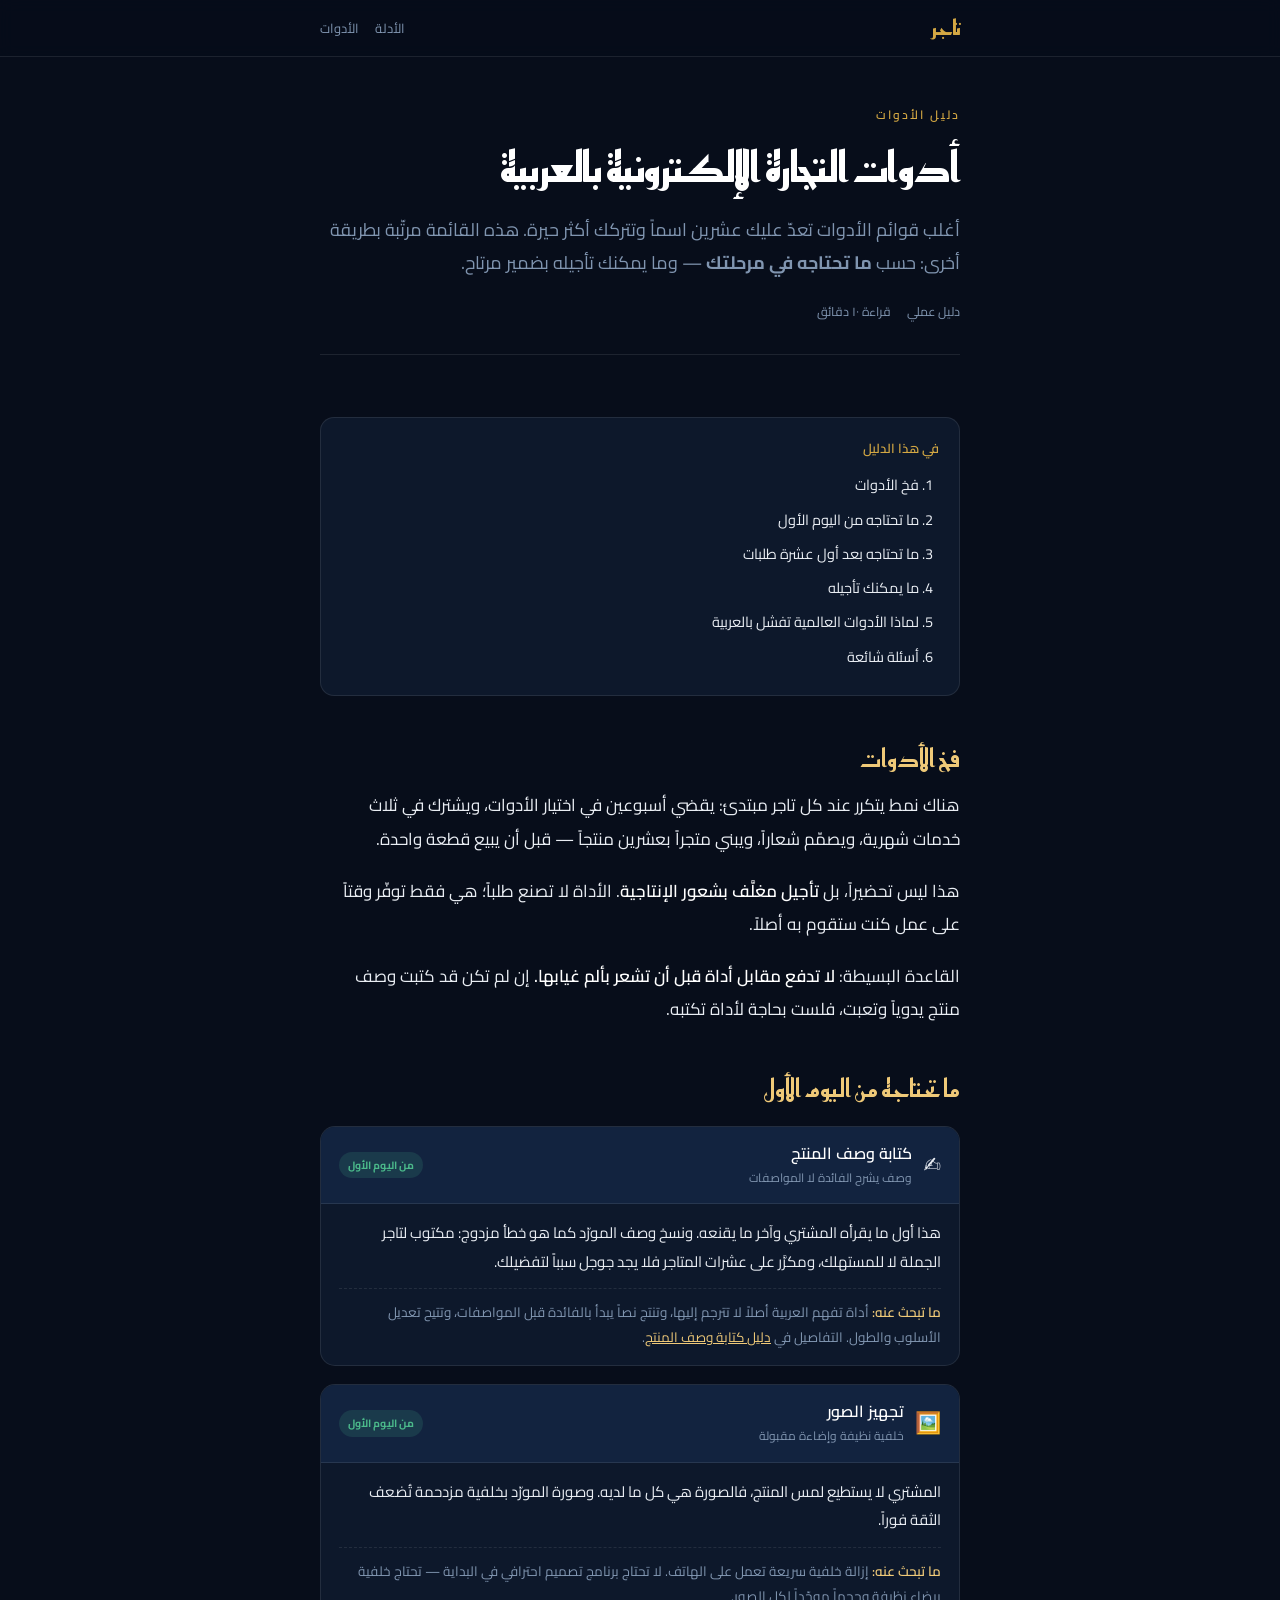
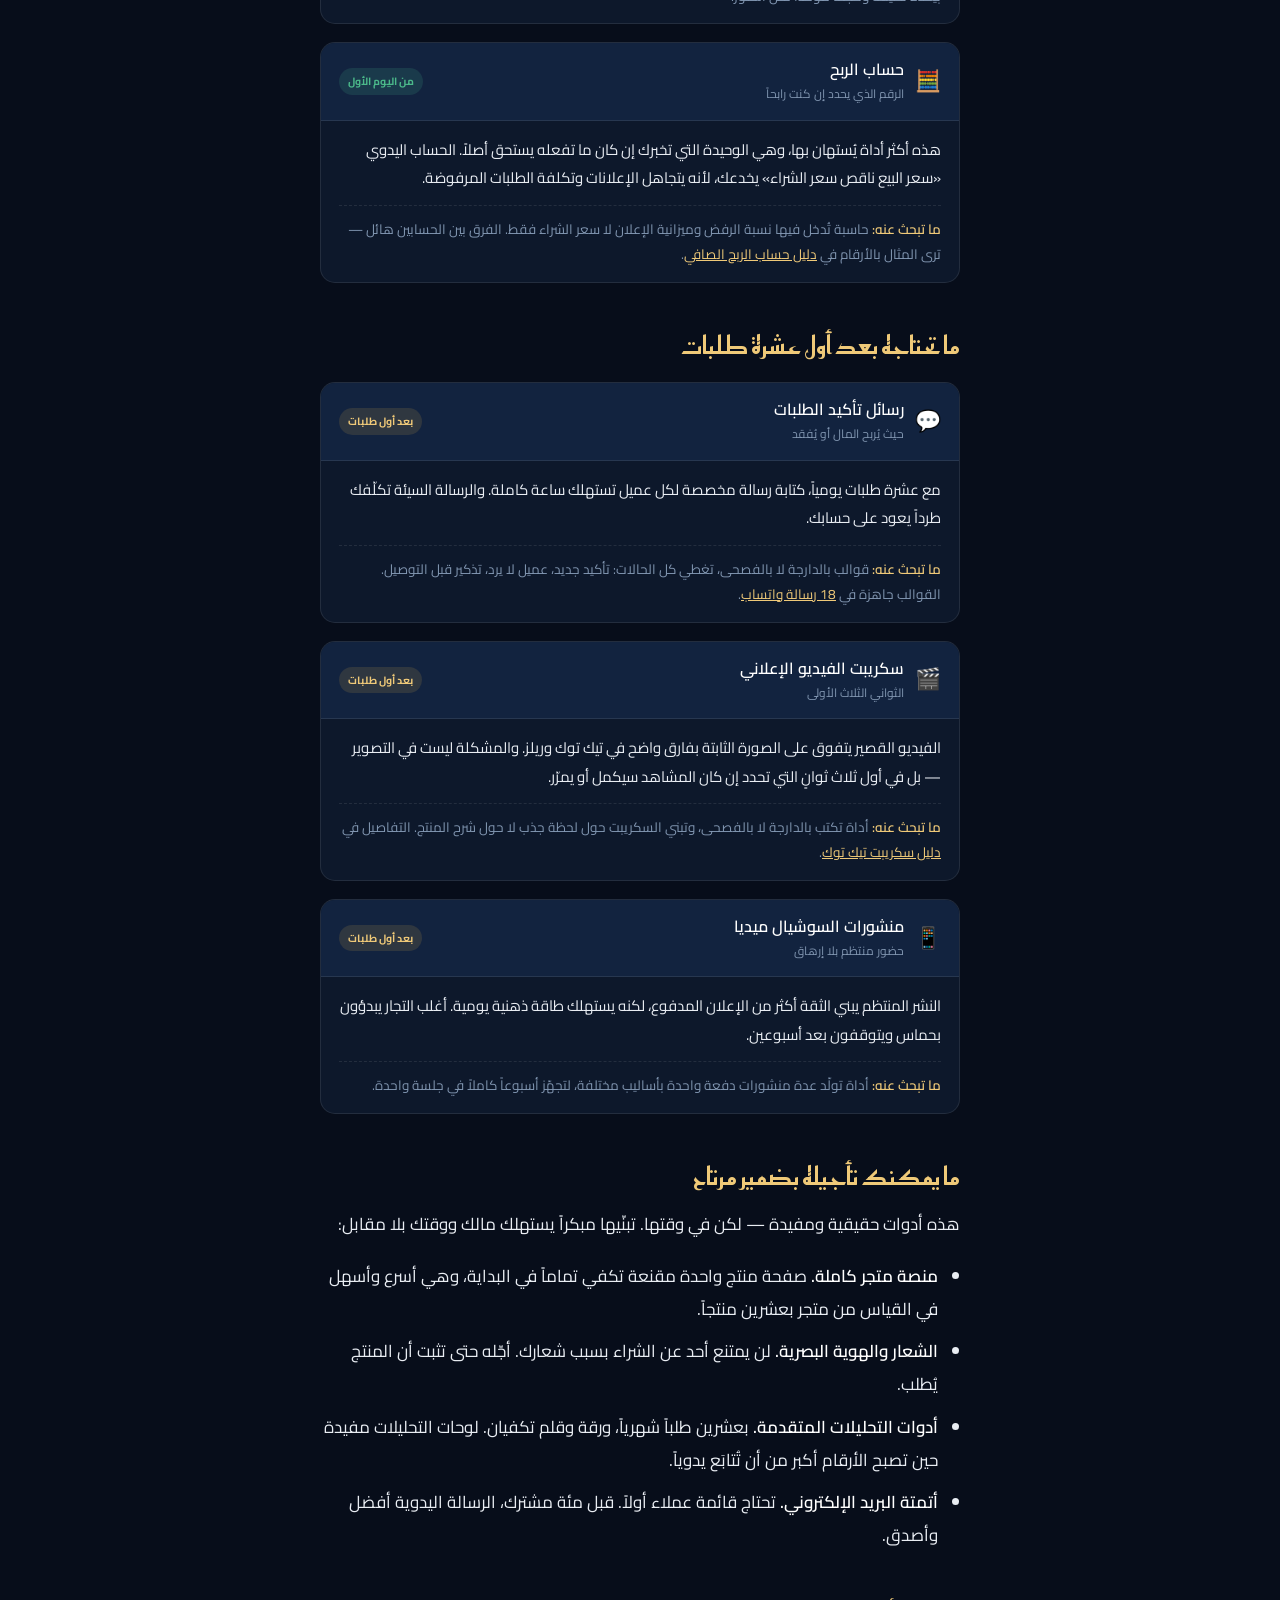
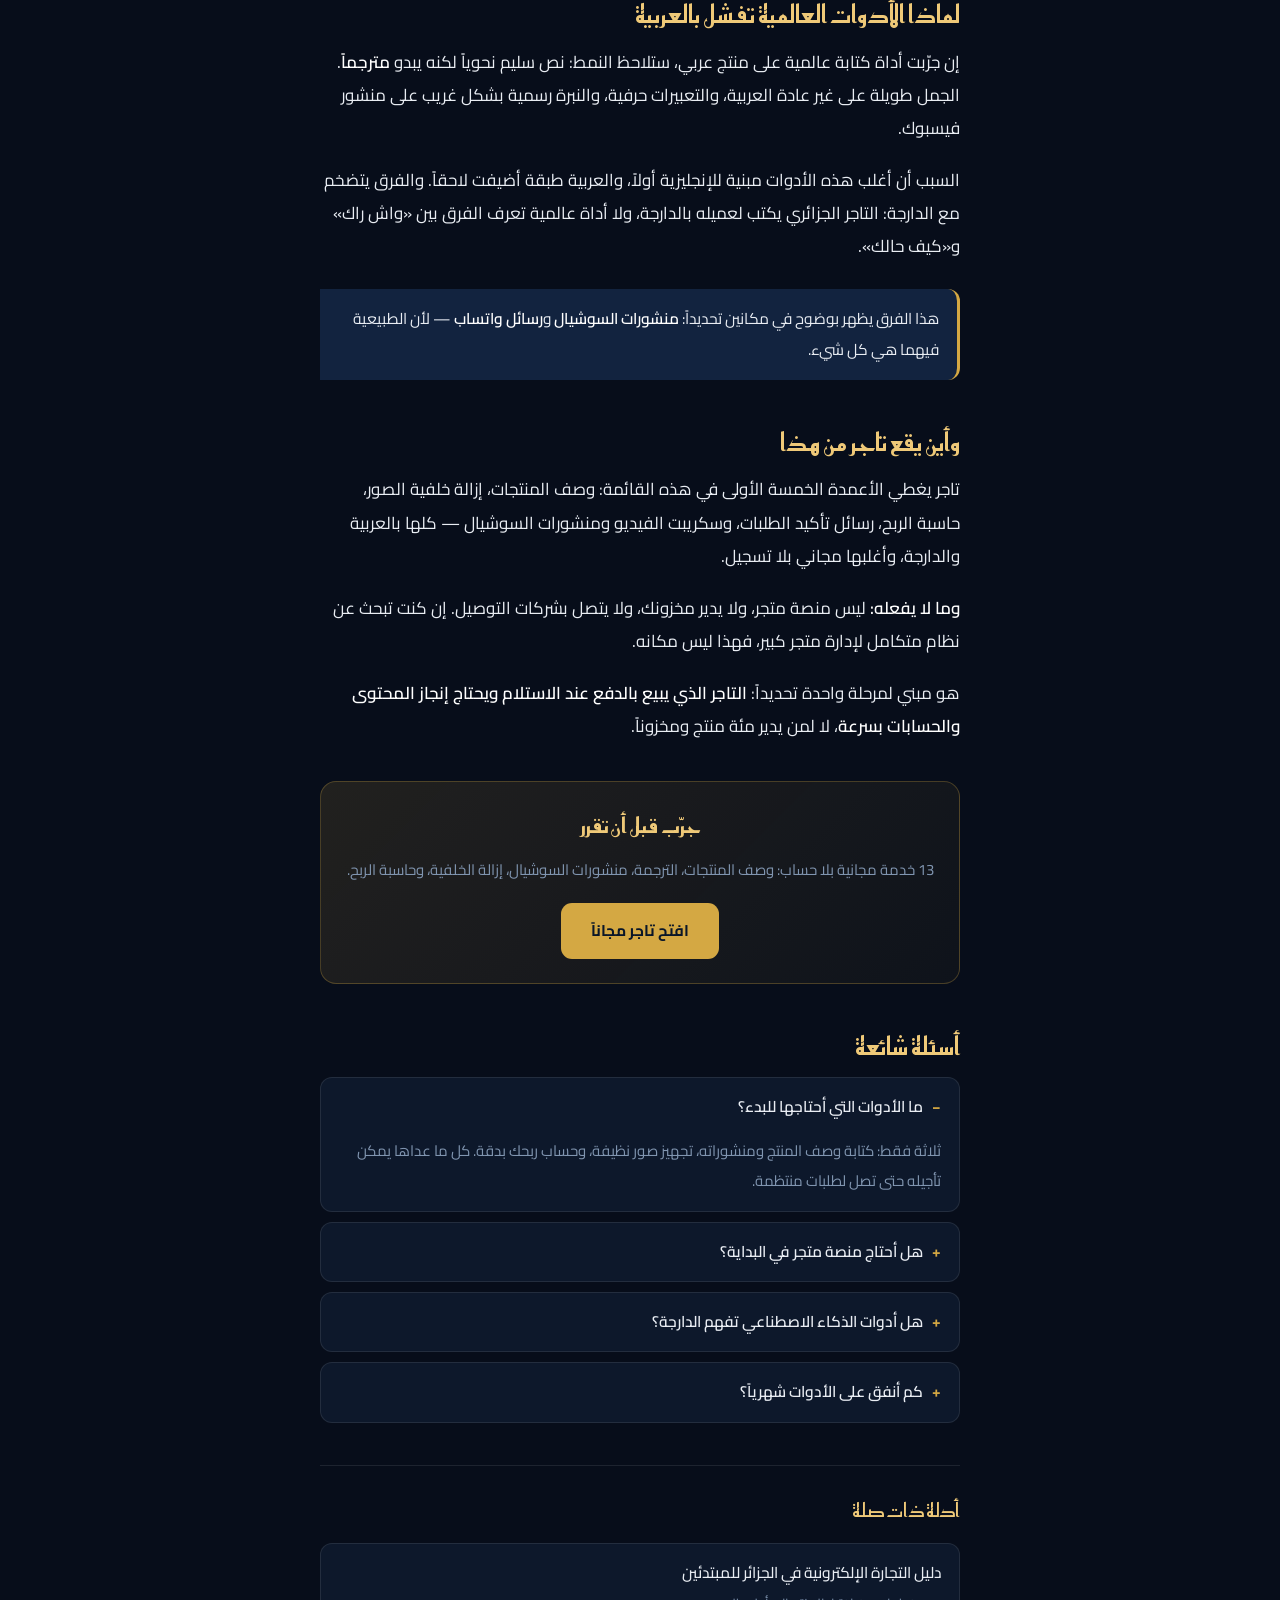
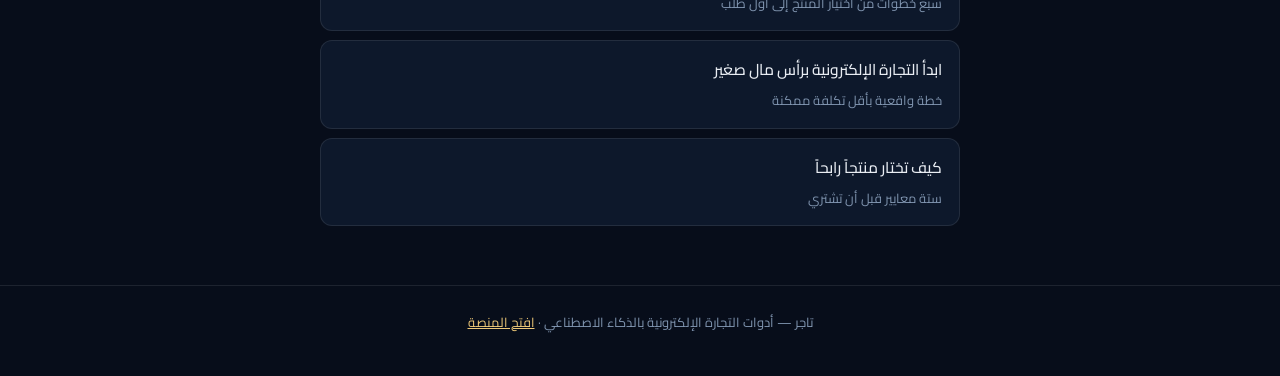
<file: adawat-tijara.html>
<!DOCTYPE html>
<html lang="ar" dir="rtl">
<head>
<meta charset="UTF-8">
<meta name="viewport" content="width=device-width,initial-scale=1">
<title>أدوات التجارة الإلكترونية بالعربية — ما تحتاجه فعلاً | تاجر</title>
<meta name="description" content="دليل صادق لأدوات التاجر العربي: كتابة المحتوى، الصور، التسعير، الإعلانات، وتأكيد الطلبات. ما تحتاجه فعلاً في كل مرحلة، وما يمكنك تأجيله.">
<meta name="keywords" content="ادوات التجارة الالكترونية, ادوات التجارة الالكترونية بالعربية, برامج المتاجر الالكترونية, ادوات الذكاء الاصطناعي للتجار, ادوات الدروبشيبينغ">
<link rel="canonical" href="https://tajer-app.vercel.app/adawat-tijara.html">
<meta property="og:type" content="article">
<meta property="og:title" content="أدوات التجارة الإلكترونية بالعربية — ما تحتاجه فعلاً">
<meta property="og:description" content="ما تحتاجه في كل مرحلة، وما يمكنك تأجيله — بصراحة.">
<meta property="og:url" content="https://tajer-app.vercel.app/adawat-tijara.html">
<meta property="og:locale" content="ar_AR">
<link rel="preconnect" href="https://fonts.googleapis.com">
<link rel="preconnect" href="https://fonts.gstatic.com" crossorigin>
<link href="https://fonts.googleapis.com/css2?family=Cairo:wght@400;500;600;700&family=Reem+Kufi:wght@500;600;700&display=swap" rel="stylesheet">
<style>
*{margin:0;padding:0;box-sizing:border-box}
:root{--ink:#070d1a;--panel:#0d182b;--raise:#12233f;--line:rgba(255,255,255,.09);--gold:#d4a843;--gold-l:#efc978;--text:#e9edf3;--muted:#8095b0;--green:#4bb98a}
html{scroll-behavior:smooth}
@media (prefers-reduced-motion:reduce){html{scroll-behavior:auto}*{animation:none!important;transition:none!important}}
body{background:var(--ink);color:var(--text);font-family:'Cairo',system-ui,sans-serif;font-size:17px;line-height:1.95;-webkit-font-smoothing:antialiased}
a{color:var(--gold-l)}
a:focus-visible{outline:2px solid var(--gold);outline-offset:3px;border-radius:4px}
.wrap{max-width:680px;margin:0 auto;padding:0 20px}
.bar{border-bottom:1px solid var(--line);background:rgba(7,13,26,.85);backdrop-filter:blur(8px);position:sticky;top:0;z-index:20}
.bar .wrap{display:flex;align-items:center;justify-content:space-between;height:56px}
.mark{font-family:'Reem Kufi',sans-serif;font-size:21px;font-weight:700;color:var(--gold);text-decoration:none;letter-spacing:-.3px}
.bar nav a{font-size:13px;color:var(--muted);text-decoration:none;margin-inline-start:16px}
.bar nav a:hover{color:var(--gold-l)}
.hero{padding:46px 0 30px;border-bottom:1px solid var(--line)}
.eyebrow{font-size:12px;letter-spacing:2px;color:var(--gold);margin-bottom:14px;font-weight:600}
h1{font-family:'Reem Kufi',sans-serif;font-size:clamp(29px,6.6vw,42px);line-height:1.35;font-weight:700;color:#fff;margin-bottom:16px;letter-spacing:-.5px}
.dek{font-size:18px;color:var(--muted);line-height:1.85}
.meta{margin-top:20px;font-size:12.5px;color:var(--muted);display:flex;gap:16px;flex-wrap:wrap}
article{padding:34px 0 10px}
article h2{font-family:'Reem Kufi',sans-serif;font-size:25px;font-weight:600;color:var(--gold-l);margin:44px 0 12px;line-height:1.5}
article h3{font-size:18px;font-weight:600;color:#fff;margin:28px 0 8px}
article p{margin-bottom:19px}
article ul,article ol{margin:0 0 19px;padding-inline-start:22px}
article li{margin-bottom:9px}
article strong{color:#fff;font-weight:600}
.toc{background:var(--panel);border:1px solid var(--line);border-radius:14px;padding:18px 20px;margin:28px 0 8px}
.toc-t{font-size:13px;color:var(--gold);font-weight:600;margin-bottom:10px}
.toc ol{margin:0;padding-inline-start:20px}
.toc li{margin-bottom:6px;font-size:14.5px}
.toc a{color:var(--text);text-decoration:none}
.toc a:hover{color:var(--gold-l);text-decoration:underline}
.note{background:var(--raise);border-inline-start:3px solid var(--gold);border-radius:0 12px 12px 0;padding:15px 18px;margin:26px 0;font-size:15.5px}
/* بطاقة الحاجة — العنصر المميز */
.need{border:1px solid var(--line);border-radius:15px;overflow:hidden;margin:18px 0;background:var(--panel)}
.need-h{padding:14px 18px;border-bottom:1px solid var(--line);display:flex;align-items:center;gap:11px;background:var(--raise)}
.need-ic{font-size:21px}
.need-t{flex:1;min-width:0}
.need-t b{display:block;font-size:16px;color:#fff;font-weight:600;line-height:1.5}
.need-t span{display:block;font-size:12px;color:var(--muted);margin-top:1px}
.need-when{font-size:10.5px;font-weight:700;padding:3px 9px;border-radius:20px;white-space:nowrap}
.w1{background:rgba(75,185,138,.15);color:var(--green)}
.w2{background:rgba(212,168,67,.15);color:var(--gold-l)}
.w3{background:rgba(128,149,176,.14);color:var(--muted)}
.need-b{padding:15px 18px}
.need-b p{margin:0 0 12px;font-size:15px;line-height:1.9}
.need-b p:last-child{margin:0}
.look{font-size:13.5px;color:var(--muted);padding-top:11px;border-top:1px dashed var(--line);line-height:1.85}
.look b{color:var(--gold-l);font-weight:600}
.cta{background:linear-gradient(135deg,rgba(212,168,67,.13),rgba(212,168,67,.04));border:1px solid rgba(212,168,67,.28);border-radius:16px;padding:24px 22px;margin:38px 0;text-align:center}
.cta h3{font-family:'Reem Kufi',sans-serif;font-size:21px;color:var(--gold-l);margin:0 0 8px}
.cta p{font-size:15px;color:var(--muted);margin-bottom:18px}
.btn{display:inline-block;background:var(--gold);color:#0a1628;text-decoration:none;font-weight:700;font-size:15.5px;padding:13px 30px;border-radius:11px;transition:transform .15s}
.btn:hover{transform:translateY(-2px)}
.faq details{border:1px solid var(--line);border-radius:12px;margin-bottom:10px;background:var(--panel)}
.faq summary{padding:14px 18px;cursor:pointer;font-weight:600;font-size:15.5px;list-style:none}
.faq summary::-webkit-details-marker{display:none}
.faq summary::before{content:'+';color:var(--gold);font-weight:700;margin-inline-end:9px}
.faq details[open] summary::before{content:'−'}
.faq p{padding:0 18px 16px;margin:0;font-size:15px;color:var(--muted)}
.more{border-top:1px solid var(--line);margin-top:42px;padding-top:26px}
.more-t{font-family:'Reem Kufi',sans-serif;font-size:19px;color:var(--gold-l);margin-bottom:14px}
.more a{display:block;background:var(--panel);border:1px solid var(--line);border-radius:12px;padding:14px 17px;margin-bottom:9px;text-decoration:none;color:var(--text);font-size:15.5px;font-weight:500}
.more a:hover{border-color:rgba(212,168,67,.4)}
.more span{display:block;font-size:13px;color:var(--muted);font-weight:400;margin-top:3px}
footer{border-top:1px solid var(--line);margin-top:40px;padding:24px 0 40px;text-align:center;font-size:13px;color:var(--muted)}
</style>
<script type="application/ld+json">
{
  "@context":"https://schema.org",
  "@graph":[
    {
      "@type":"Article",
      "headline":"أدوات التجارة الإلكترونية بالعربية — ما تحتاجه فعلاً",
      "description":"دليل عملي لأدوات التاجر العربي مرتبة حسب الحاجة والمرحلة.",
      "inLanguage":"ar",
      "author":{"@type":"Organization","name":"تاجر"},
      "publisher":{"@type":"Organization","name":"تاجر","url":"https://tajer-app.vercel.app/"},
      "mainEntityOfPage":"https://tajer-app.vercel.app/adawat-tijara.html"
    },
    {
      "@type":"FAQPage",
      "mainEntity":[
        {"@type":"Question","name":"ما الأدوات التي أحتاجها للبدء في التجارة الإلكترونية؟","acceptedAnswer":{"@type":"Answer","text":"في البداية تحتاج ثلاثة أشياء فقط: طريقة لكتابة وصف المنتج ومنشوراته، طريقة لتجهيز صور نظيفة، وطريقة لحساب ربحك بدقة. كل ما عدا ذلك يمكن تأجيله حتى تصل لطلبات منتظمة."}},
        {"@type":"Question","name":"هل أحتاج منصة متجر إلكتروني في البداية؟","acceptedAnswer":{"@type":"Answer","text":"لا. صفحة منتج واحدة مقنعة مع نموذج طلب قصير تكفي تماماً في البداية، وهي أسرع في الإنجاز وأسهل في القياس من متجر كامل بعشرات المنتجات."}},
        {"@type":"Question","name":"هل أدوات الذكاء الاصطناعي تفهم العربية والدارجة؟","acceptedAnswer":{"@type":"Answer","text":"أغلب الأدوات العالمية مبنية للإنجليزية وتنتج عربية مترجمة حرفياً تبدو غريبة. الأدوات المبنية للسوق العربي تتعامل مع الفصحى والدارجة بشكل أقرب لما يكتبه التاجر فعلاً."}},
        {"@type":"Question","name":"كم يجب أن أنفق على الأدوات شهرياً؟","acceptedAnswer":{"@type":"Answer","text":"لا شيء في البداية. ابدأ بالأدوات المجانية حتى تثبت أن منتجك يُطلب فعلاً، ثم ادفع مقابل ما يوفّر عليك وقتاً حقيقياً أو يزيد مبيعاتك بشكل يمكن قياسه."}}
      ]
    }
  ]
}
</script>
</head>
<body>

<header class="bar">
  <div class="wrap">
    <a href="https://tajer-app.vercel.app/" class="mark">تاجر</a>
    <nav><a href="guides.html">الأدلة</a><a href="https://tajer-app.vercel.app/">الأدوات</a></nav>
  </div>
</header>

<div class="wrap">

<div class="hero">
  <div class="eyebrow">دليل الأدوات</div>
  <h1>أدوات التجارة الإلكترونية بالعربية</h1>
  <p class="dek">أغلب قوائم الأدوات تعدّ عليك عشرين اسماً وتتركك أكثر حيرة. هذه القائمة مرتّبة بطريقة أخرى: حسب <strong>ما تحتاجه في مرحلتك</strong> — وما يمكنك تأجيله بضمير مرتاح.</p>
  <div class="meta"><span>دليل عملي</span><span>قراءة ١٠ دقائق</span></div>
</div>

<article>

<div class="toc">
  <div class="toc-t">في هذا الدليل</div>
  <ol>
    <li><a href="#trap">فخ الأدوات</a></li>
    <li><a href="#now">ما تحتاجه من اليوم الأول</a></li>
    <li><a href="#soon">ما تحتاجه بعد أول عشرة طلبات</a></li>
    <li><a href="#later">ما يمكنك تأجيله</a></li>
    <li><a href="#arabic">لماذا الأدوات العالمية تفشل بالعربية</a></li>
    <li><a href="#faq">أسئلة شائعة</a></li>
  </ol>
</div>

<h2 id="trap">فخ الأدوات</h2>

<p>هناك نمط يتكرر عند كل تاجر مبتدئ: يقضي أسبوعين في اختيار الأدوات، ويشترك في ثلاث خدمات شهرية، ويصمّم شعاراً، ويبني متجراً بعشرين منتجاً — قبل أن يبيع قطعة واحدة.</p>

<p>هذا ليس تحضيراً، بل <strong>تأجيل مغلَّف بشعور الإنتاجية</strong>. الأداة لا تصنع طلباً؛ هي فقط توفّر وقتاً على عمل كنت ستقوم به أصلاً.</p>

<p>القاعدة البسيطة: <strong>لا تدفع مقابل أداة قبل أن تشعر بألم غيابها.</strong> إن لم تكن قد كتبت وصف منتج يدوياً وتعبت، فلست بحاجة لأداة تكتبه.</p>

<h2 id="now">ما تحتاجه من اليوم الأول</h2>

<div class="need">
  <div class="need-h">
    <span class="need-ic">✍️</span>
    <span class="need-t"><b>كتابة وصف المنتج</b><span>وصف يشرح الفائدة لا المواصفات</span></span>
    <span class="need-when w1">من اليوم الأول</span>
  </div>
  <div class="need-b">
    <p>هذا أول ما يقرأه المشتري وآخر ما يقنعه. ونسخ وصف المورّد كما هو خطأ مزدوج: مكتوب لتاجر الجملة لا للمستهلك، ومكرَّر على عشرات المتاجر فلا يجد جوجل سبباً لتفضيلك.</p>
    <div class="look"><b>ما تبحث عنه:</b> أداة تفهم العربية أصلاً لا تترجم إليها، وتنتج نصاً يبدأ بالفائدة قبل المواصفات، وتتيح تعديل الأسلوب والطول. التفاصيل في <a href="wasf-almuntaj.html">دليل كتابة وصف المنتج</a>.</div>
  </div>
</div>

<div class="need">
  <div class="need-h">
    <span class="need-ic">🖼️</span>
    <span class="need-t"><b>تجهيز الصور</b><span>خلفية نظيفة وإضاءة مقبولة</span></span>
    <span class="need-when w1">من اليوم الأول</span>
  </div>
  <div class="need-b">
    <p>المشتري لا يستطيع لمس المنتج، فالصورة هي كل ما لديه. وصورة المورّد بخلفية مزدحمة تُضعف الثقة فوراً.</p>
    <div class="look"><b>ما تبحث عنه:</b> إزالة خلفية سريعة تعمل على الهاتف. لا تحتاج برنامج تصميم احترافي في البداية — تحتاج خلفية بيضاء نظيفة وحجماً موحّداً لكل الصور.</div>
  </div>
</div>

<div class="need">
  <div class="need-h">
    <span class="need-ic">🧮</span>
    <span class="need-t"><b>حساب الربح</b><span>الرقم الذي يحدد إن كنت رابحاً</span></span>
    <span class="need-when w1">من اليوم الأول</span>
  </div>
  <div class="need-b">
    <p>هذه أكثر أداة يُستهان بها، وهي الوحيدة التي تخبرك إن كان ما تفعله يستحق أصلاً. الحساب اليدوي «سعر البيع ناقص سعر الشراء» يخدعك، لأنه يتجاهل الإعلانات وتكلفة الطلبات المرفوضة.</p>
    <div class="look"><b>ما تبحث عنه:</b> حاسبة تُدخل فيها نسبة الرفض وميزانية الإعلان لا سعر الشراء فقط. الفرق بين الحسابين هائل — ترى المثال بالأرقام في <a href="hisab-arribh.html">دليل حساب الربح الصافي</a>.</div>
  </div>
</div>

<h2 id="soon">ما تحتاجه بعد أول عشرة طلبات</h2>

<div class="need">
  <div class="need-h">
    <span class="need-ic">💬</span>
    <span class="need-t"><b>رسائل تأكيد الطلبات</b><span>حيث يُربح المال أو يُفقد</span></span>
    <span class="need-when w2">بعد أول طلبات</span>
  </div>
  <div class="need-b">
    <p>مع عشرة طلبات يومياً، كتابة رسالة مخصصة لكل عميل تستهلك ساعة كاملة. والرسالة السيئة تكلّفك طرداً يعود على حسابك.</p>
    <div class="look"><b>ما تبحث عنه:</b> قوالب بالدارجة لا بالفصحى، تغطي كل الحالات: تأكيد جديد، عميل لا يرد، تذكير قبل التوصيل. القوالب جاهزة في <a href="rasail-taakid.html">18 رسالة واتساب</a>.</div>
  </div>
</div>

<div class="need">
  <div class="need-h">
    <span class="need-ic">🎬</span>
    <span class="need-t"><b>سكريبت الفيديو الإعلاني</b><span>الثواني الثلاث الأولى</span></span>
    <span class="need-when w2">بعد أول طلبات</span>
  </div>
  <div class="need-b">
    <p>الفيديو القصير يتفوق على الصورة الثابتة بفارق واضح في تيك توك وريلز. والمشكلة ليست في التصوير — بل في أول ثلاث ثوانٍ التي تحدد إن كان المشاهد سيكمل أو يمرّر.</p>
    <div class="look"><b>ما تبحث عنه:</b> أداة تكتب بالدارجة لا بالفصحى، وتبني السكريبت حول لحظة جذب لا حول شرح المنتج. التفاصيل في <a href="script-tiktok.html">دليل سكريبت تيك توك</a>.</div>
  </div>
</div>

<div class="need">
  <div class="need-h">
    <span class="need-ic">📱</span>
    <span class="need-t"><b>منشورات السوشيال ميديا</b><span>حضور منتظم بلا إرهاق</span></span>
    <span class="need-when w2">بعد أول طلبات</span>
  </div>
  <div class="need-b">
    <p>النشر المنتظم يبني الثقة أكثر من الإعلان المدفوع، لكنه يستهلك طاقة ذهنية يومية. أغلب التجار يبدؤون بحماس ويتوقفون بعد أسبوعين.</p>
    <div class="look"><b>ما تبحث عنه:</b> أداة تولّد عدة منشورات دفعة واحدة بأساليب مختلفة، لتجهّز أسبوعاً كاملاً في جلسة واحدة.</div>
  </div>
</div>

<h2 id="later">ما يمكنك تأجيله بضمير مرتاح</h2>

<p>هذه أدوات حقيقية ومفيدة — لكن في وقتها. تبنّيها مبكراً يستهلك مالك ووقتك بلا مقابل:</p>

<ul>
  <li><strong>منصة متجر كاملة.</strong> صفحة منتج واحدة مقنعة تكفي تماماً في البداية، وهي أسرع وأسهل في القياس من متجر بعشرين منتجاً.</li>
  <li><strong>الشعار والهوية البصرية.</strong> لن يمتنع أحد عن الشراء بسبب شعارك. أجّله حتى تثبت أن المنتج يُطلب.</li>
  <li><strong>أدوات التحليلات المتقدمة.</strong> بعشرين طلباً شهرياً، ورقة وقلم تكفيان. لوحات التحليلات مفيدة حين تصبح الأرقام أكبر من أن تُتابَع يدوياً.</li>
  <li><strong>أتمتة البريد الإلكتروني.</strong> تحتاج قائمة عملاء أولاً. قبل مئة مشترك، الرسالة اليدوية أفضل وأصدق.</li>
</ul>

<h2 id="arabic">لماذا الأدوات العالمية تفشل بالعربية</h2>

<p>إن جرّبت أداة كتابة عالمية على منتج عربي، ستلاحظ النمط: نص سليم نحوياً لكنه يبدو <strong>مترجماً</strong>. الجمل طويلة على غير عادة العربية، والتعبيرات حرفية، والنبرة رسمية بشكل غريب على منشور فيسبوك.</p>

<p>السبب أن أغلب هذه الأدوات مبنية للإنجليزية أولاً، والعربية طبقة أضيفت لاحقاً. والفرق يتضخم مع الدارجة: التاجر الجزائري يكتب لعميله بالدارجة، ولا أداة عالمية تعرف الفرق بين «واش راك» و«كيف حالك».</p>

<div class="note">هذا الفرق يظهر بوضوح في مكانين تحديداً: <strong>منشورات السوشيال</strong> و<strong>رسائل واتساب</strong> — لأن الطبيعية فيهما هي كل شيء.</div>

<h2>وأين يقع تاجر من هذا</h2>

<p>تاجر يغطي الأعمدة الخمسة الأولى في هذه القائمة: وصف المنتجات، إزالة خلفية الصور، حاسبة الربح، رسائل تأكيد الطلبات، وسكريبت الفيديو ومنشورات السوشيال — كلها بالعربية والدارجة، وأغلبها مجاني بلا تسجيل.</p>

<p><strong>وما لا يفعله:</strong> ليس منصة متجر، ولا يدير مخزونك، ولا يتصل بشركات التوصيل. إن كنت تبحث عن نظام متكامل لإدارة متجر كبير، فهذا ليس مكانه.</p>

<p>هو مبني لمرحلة واحدة تحديداً: <strong>التاجر الذي يبيع بالدفع عند الاستلام ويحتاج إنجاز المحتوى والحسابات بسرعة</strong>، لا لمن يدير مئة منتج ومخزوناً.</p>

<div class="cta">
  <h3>جرّب قبل أن تقرر</h3>
  <p>13 خدمة مجانية بلا حساب: وصف المنتجات، الترجمة، منشورات السوشيال، إزالة الخلفية، وحاسبة الربح.</p>
  <a class="btn" href="https://tajer-app.vercel.app/">افتح تاجر مجاناً</a>
</div>

<h2 id="faq">أسئلة شائعة</h2>

<div class="faq">
  <details open>
    <summary>ما الأدوات التي أحتاجها للبدء؟</summary>
    <p>ثلاثة فقط: كتابة وصف المنتج ومنشوراته، تجهيز صور نظيفة، وحساب ربحك بدقة. كل ما عداها يمكن تأجيله حتى تصل لطلبات منتظمة.</p>
  </details>
  <details>
    <summary>هل أحتاج منصة متجر في البداية؟</summary>
    <p>لا. صفحة منتج واحدة مقنعة مع نموذج طلب قصير تكفي، وهي أسرع في الإنجاز وأسهل في القياس من متجر كامل.</p>
  </details>
  <details>
    <summary>هل أدوات الذكاء الاصطناعي تفهم الدارجة؟</summary>
    <p>الأدوات العالمية غالباً لا. تنتج عربية فصحى مترجمة تبدو غريبة في منشور أو رسالة واتساب. الأدوات المبنية للسوق العربي أقرب لما يكتبه التاجر فعلاً.</p>
  </details>
  <details>
    <summary>كم أنفق على الأدوات شهرياً؟</summary>
    <p>لا شيء في البداية. ابدأ بالمجاني حتى تثبت أن منتجك يُطلب، ثم ادفع مقابل ما يوفّر وقتاً حقيقياً أو يزيد مبيعاتك بشكل يمكن قياسه.</p>
  </details>
</div>

<div class="more">
  <div class="more-t">أدلة ذات صلة</div>
  <a href="dalil-aljazair.html">دليل التجارة الإلكترونية في الجزائر للمبتدئين<span>سبع خطوات من اختيار المنتج إلى أول طلب</span></a>
  <a href="ras-mal-saghir.html">ابدأ التجارة الإلكترونية برأس مال صغير<span>خطة واقعية بأقل تكلفة ممكنة</span></a>
  <a href="muntaj-rabih.html">كيف تختار منتجاً رابحاً<span>ستة معايير قبل أن تشتري</span></a>
</div>

</article>
</div>

<footer>
  <div class="wrap">تاجر — أدوات التجارة الإلكترونية بالذكاء الاصطناعي · <a href="https://tajer-app.vercel.app/">افتح المنصة</a></div>
</footer>

</body>
</html>
</file>
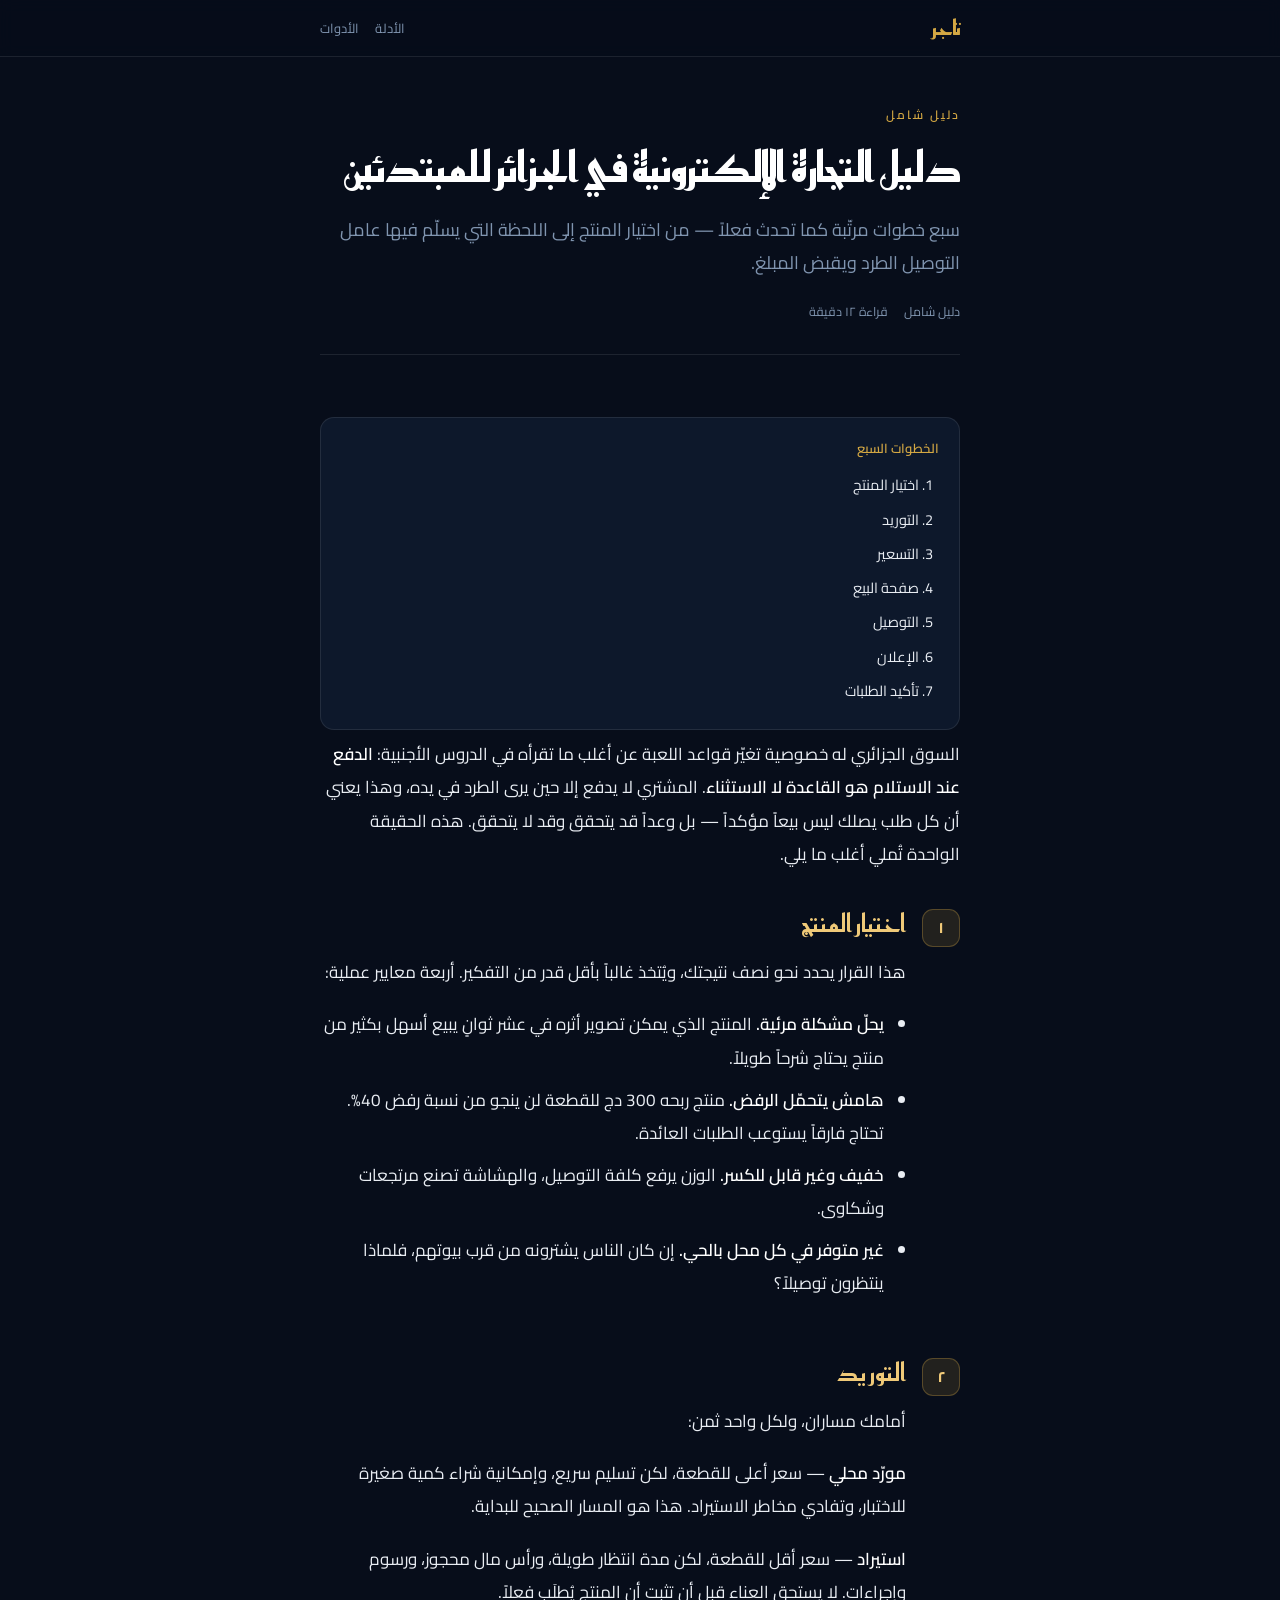
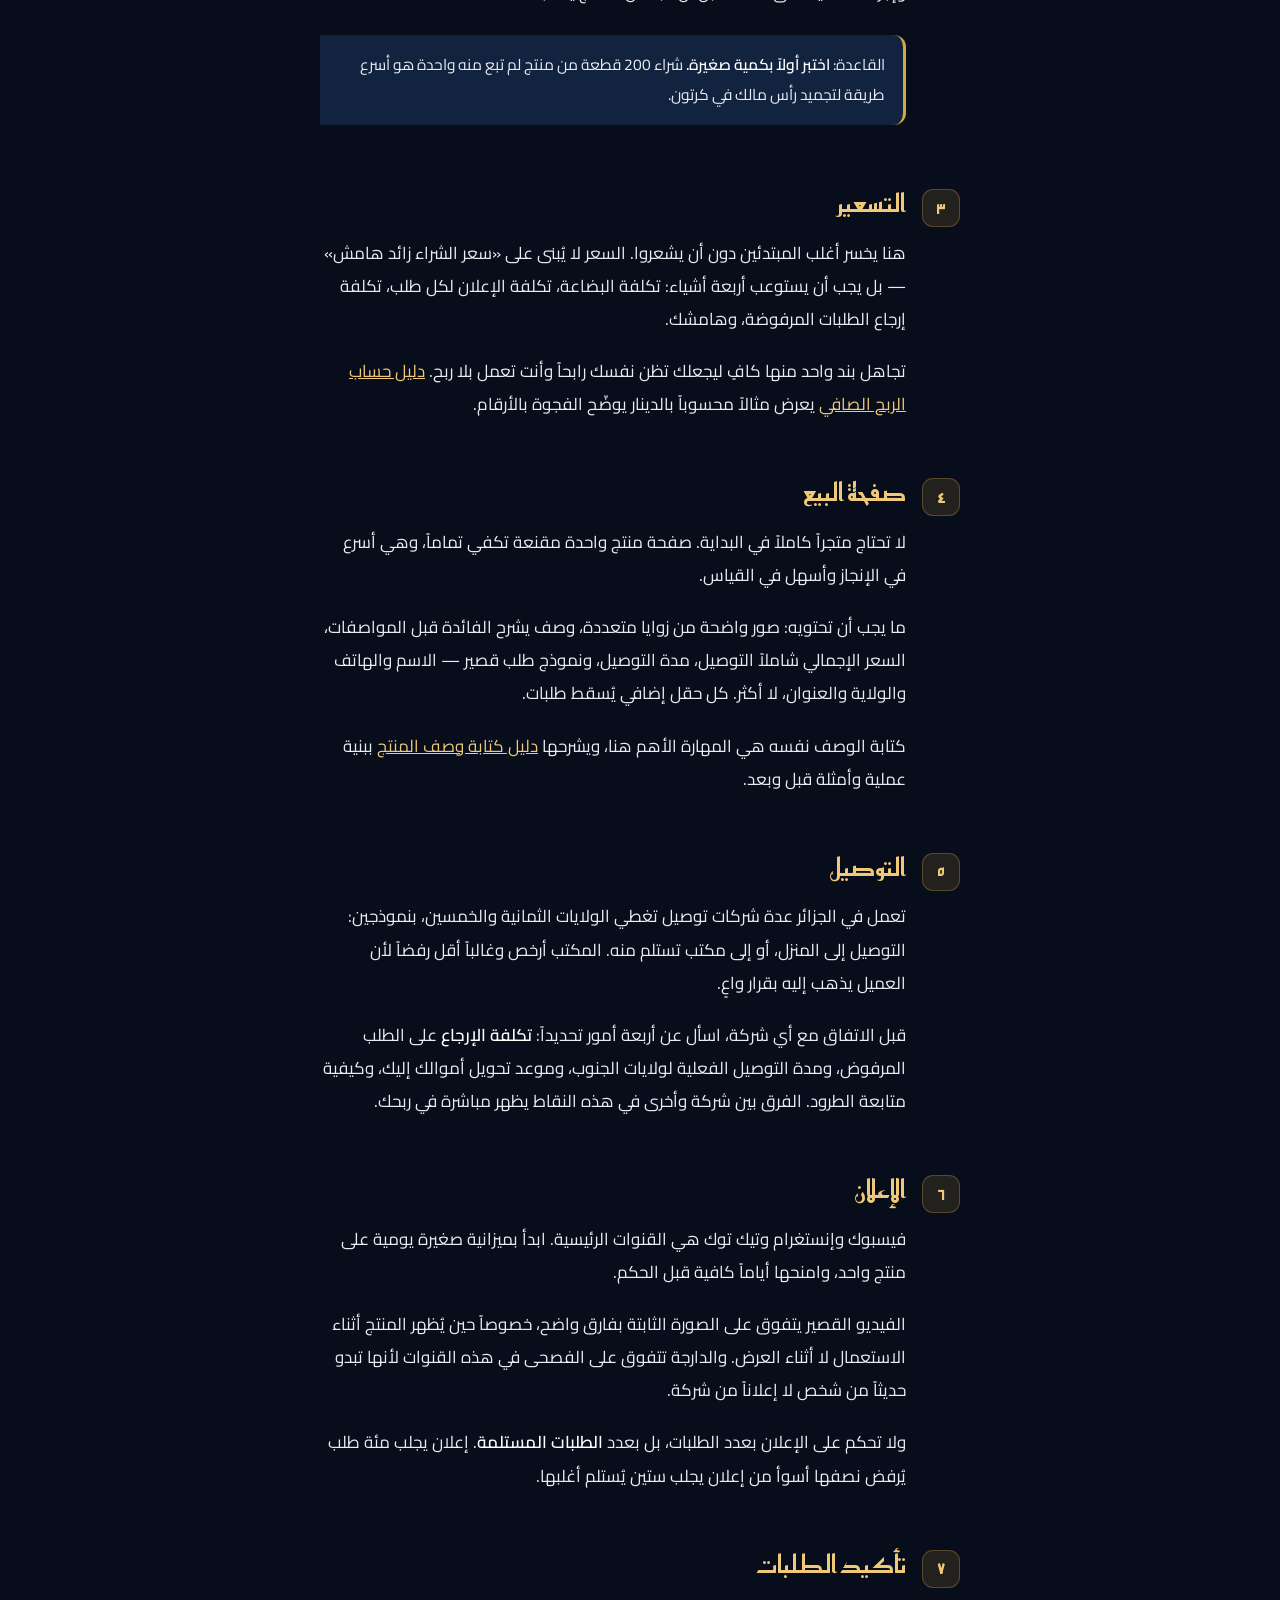
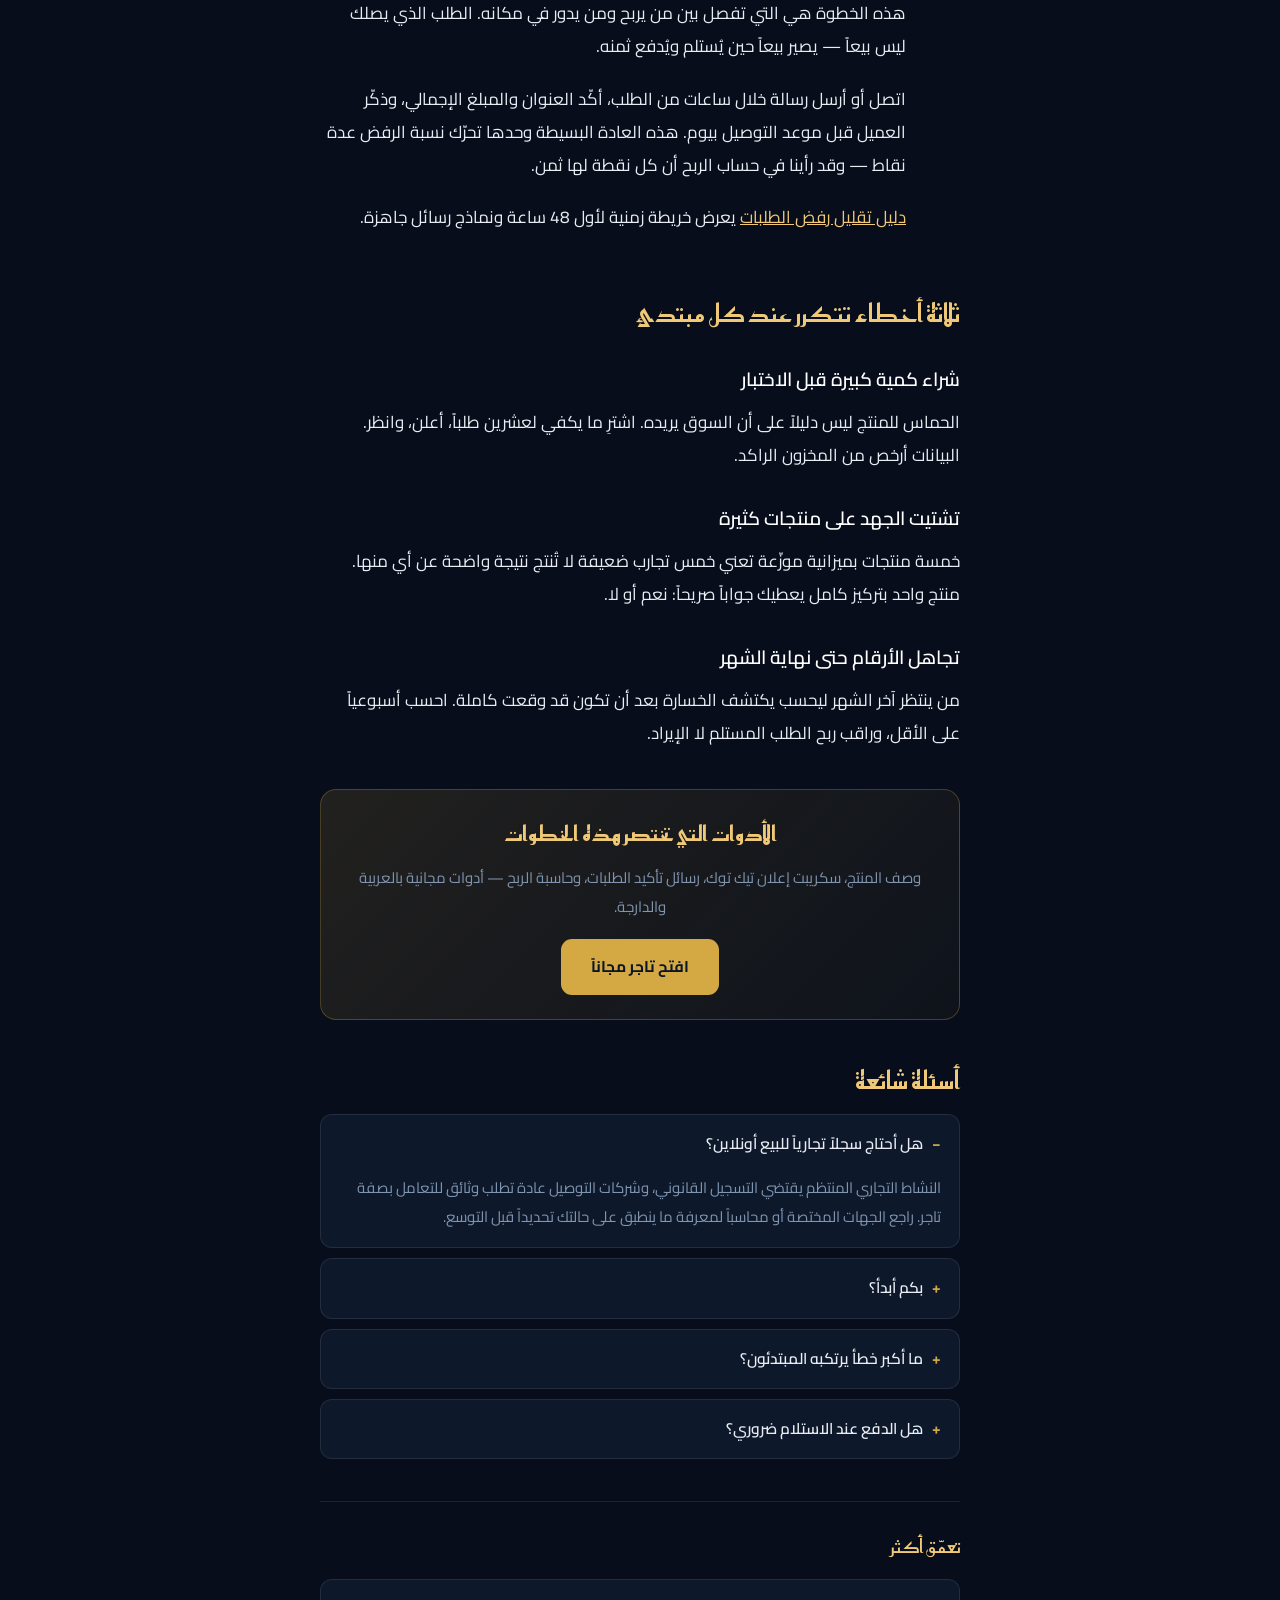
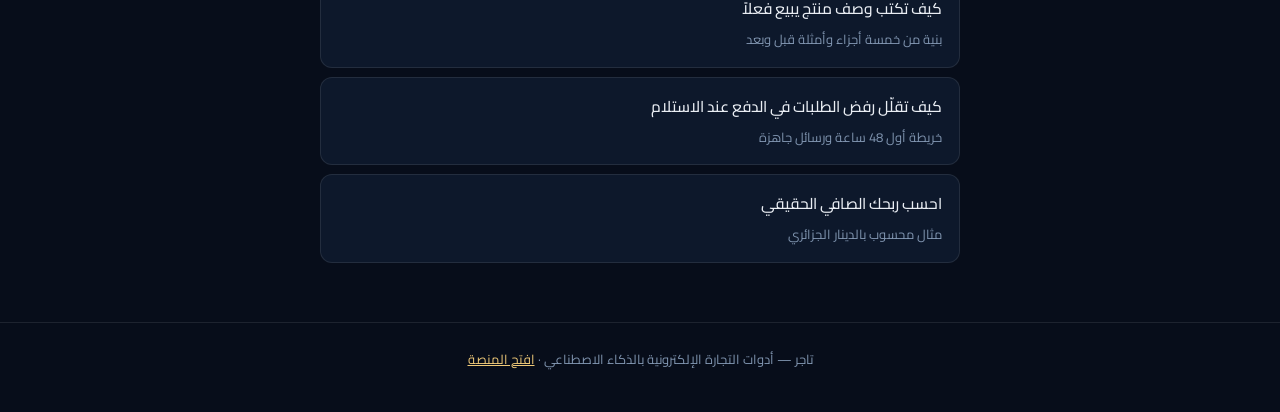
<file: dalil-aljazair.html>
<!DOCTYPE html>
<html lang="ar" dir="rtl">
<head>
<meta charset="UTF-8">
<meta name="viewport" content="width=device-width,initial-scale=1">
<title>دليل التجارة الإلكترونية في الجزائر للمبتدئين 2026 | تاجر</title>
<meta name="description" content="دليل عملي من سبع خطوات للبدء في التجارة الإلكترونية بالجزائر: اختيار المنتج، التوريد، التسعير، صفحة البيع، التوصيل، الإعلان، وتأكيد الطلبات.">
<meta name="keywords" content="التجارة الالكترونية في الجزائر, البيع اونلاين الجزائر, الدروبشيبينغ في الجزائر, كيف ابدا متجر الكتروني, الدفع عند الاستلام الجزائر, التجارة الالكترونية للمبتدئين">
<link rel="canonical" href="https://tajer-app.vercel.app/dalil-aljazair.html">
<meta property="og:type" content="article">
<meta property="og:title" content="دليل التجارة الإلكترونية في الجزائر للمبتدئين">
<meta property="og:description" content="سبع خطوات عملية من اختيار المنتج إلى أول طلب مستلَم.">
<meta property="og:url" content="https://tajer-app.vercel.app/dalil-aljazair.html">
<meta property="og:locale" content="ar_AR">
<link rel="preconnect" href="https://fonts.googleapis.com">
<link rel="preconnect" href="https://fonts.gstatic.com" crossorigin>
<link href="https://fonts.googleapis.com/css2?family=Cairo:wght@400;500;600;700&family=Reem+Kufi:wght@500;600;700&display=swap" rel="stylesheet">
<style>
*{margin:0;padding:0;box-sizing:border-box}
:root{--ink:#070d1a;--panel:#0d182b;--raise:#12233f;--line:rgba(255,255,255,.09);--gold:#d4a843;--gold-l:#efc978;--text:#e9edf3;--muted:#8095b0}
html{scroll-behavior:smooth}
@media (prefers-reduced-motion:reduce){html{scroll-behavior:auto}*{animation:none!important;transition:none!important}}
body{background:var(--ink);color:var(--text);font-family:'Cairo',system-ui,sans-serif;font-size:17px;line-height:1.95;-webkit-font-smoothing:antialiased}
a{color:var(--gold-l)}
a:focus-visible{outline:2px solid var(--gold);outline-offset:3px;border-radius:4px}
.wrap{max-width:680px;margin:0 auto;padding:0 20px}
.bar{border-bottom:1px solid var(--line);background:rgba(7,13,26,.85);backdrop-filter:blur(8px);position:sticky;top:0;z-index:20}
.bar .wrap{display:flex;align-items:center;justify-content:space-between;height:56px}
.mark{font-family:'Reem Kufi',sans-serif;font-size:21px;font-weight:700;color:var(--gold);text-decoration:none;letter-spacing:-.3px}
.bar nav a{font-size:13px;color:var(--muted);text-decoration:none;margin-inline-start:16px}
.bar nav a:hover{color:var(--gold-l)}
.hero{padding:46px 0 30px;border-bottom:1px solid var(--line)}
.eyebrow{font-size:12px;letter-spacing:2px;color:var(--gold);margin-bottom:14px;font-weight:600}
h1{font-family:'Reem Kufi',sans-serif;font-size:clamp(29px,6.6vw,42px);line-height:1.35;font-weight:700;color:#fff;margin-bottom:16px;letter-spacing:-.5px}
.dek{font-size:18px;color:var(--muted);line-height:1.85}
.meta{margin-top:20px;font-size:12.5px;color:var(--muted);display:flex;gap:16px;flex-wrap:wrap}
article{padding:34px 0 10px}
article h2{font-family:'Reem Kufi',sans-serif;font-size:25px;font-weight:600;color:var(--gold-l);margin:42px 0 14px;line-height:1.5}
article h3{font-size:19px;font-weight:600;color:#fff;margin:28px 0 8px}
article p{margin-bottom:19px}
article ul,article ol{margin:0 0 19px;padding-inline-start:22px}
article li{margin-bottom:9px}
article strong{color:#fff;font-weight:600}
.toc{background:var(--panel);border:1px solid var(--line);border-radius:14px;padding:18px 20px;margin:28px 0 8px}
.toc-t{font-size:13px;color:var(--gold);font-weight:600;margin-bottom:10px}
.toc ol{margin:0;padding-inline-start:20px}
.toc li{margin-bottom:6px;font-size:14.5px}
.toc a{color:var(--text);text-decoration:none}
.toc a:hover{color:var(--gold-l);text-decoration:underline}
.note{background:var(--raise);border-inline-start:3px solid var(--gold);border-radius:0 12px 12px 0;padding:15px 18px;margin:26px 0;font-size:15.5px}
/* الخطوات — تسلسل حقيقي */
.step{display:flex;gap:16px;margin:34px 0 0}
.step-n{flex-shrink:0;width:38px;height:38px;border-radius:11px;background:rgba(212,168,67,.13);border:1px solid rgba(212,168,67,.3);color:var(--gold-l);font-family:'Reem Kufi',sans-serif;font-size:17px;font-weight:700;display:flex;align-items:center;justify-content:center;margin-top:4px}
.step-b{flex:1;min-width:0}
.step-b h2{margin-top:0}
.cta{background:linear-gradient(135deg,rgba(212,168,67,.13),rgba(212,168,67,.04));border:1px solid rgba(212,168,67,.28);border-radius:16px;padding:24px 22px;margin:38px 0;text-align:center}
.cta h3{font-family:'Reem Kufi',sans-serif;font-size:21px;color:var(--gold-l);margin:0 0 8px}
.cta p{font-size:15px;color:var(--muted);margin-bottom:18px}
.btn{display:inline-block;background:var(--gold);color:#0a1628;text-decoration:none;font-weight:700;font-size:15.5px;padding:13px 30px;border-radius:11px;transition:transform .15s}
.btn:hover{transform:translateY(-2px)}
.faq details{border:1px solid var(--line);border-radius:12px;margin-bottom:10px;background:var(--panel)}
.faq summary{padding:14px 18px;cursor:pointer;font-weight:600;font-size:15.5px;list-style:none}
.faq summary::-webkit-details-marker{display:none}
.faq summary::before{content:'+';color:var(--gold);font-weight:700;margin-inline-end:9px}
.faq details[open] summary::before{content:'−'}
.faq p{padding:0 18px 16px;margin:0;font-size:15px;color:var(--muted)}
.more{border-top:1px solid var(--line);margin-top:42px;padding-top:26px}
.more-t{font-family:'Reem Kufi',sans-serif;font-size:19px;color:var(--gold-l);margin-bottom:14px}
.more a{display:block;background:var(--panel);border:1px solid var(--line);border-radius:12px;padding:14px 17px;margin-bottom:9px;text-decoration:none;color:var(--text);font-size:15.5px;font-weight:500}
.more a:hover{border-color:rgba(212,168,67,.4)}
.more span{display:block;font-size:13px;color:var(--muted);font-weight:400;margin-top:3px}
footer{border-top:1px solid var(--line);margin-top:40px;padding:24px 0 40px;text-align:center;font-size:13px;color:var(--muted)}
</style>
<script type="application/ld+json">
{
  "@context":"https://schema.org",
  "@graph":[
    {
      "@type":"Article",
      "headline":"دليل التجارة الإلكترونية في الجزائر للمبتدئين",
      "description":"سبع خطوات عملية للبدء في التجارة الإلكترونية بالجزائر من اختيار المنتج إلى تأكيد الطلبات.",
      "inLanguage":"ar",
      "author":{"@type":"Organization","name":"تاجر"},
      "publisher":{"@type":"Organization","name":"تاجر","url":"https://tajer-app.vercel.app/"},
      "mainEntityOfPage":"https://tajer-app.vercel.app/dalil-aljazair.html"
    },
    {
      "@type":"FAQPage",
      "mainEntity":[
        {"@type":"Question","name":"هل أحتاج سجلاً تجارياً للبيع أونلاين في الجزائر؟","acceptedAnswer":{"@type":"Answer","text":"النشاط التجاري المنتظم يقتضي التسجيل القانوني، وشركات التوصيل عادة تطلب وثائق للتعامل بصفة تاجر. راجع الجهات المختصة أو محاسباً لمعرفة ما ينطبق على حالتك تحديداً قبل التوسع."}},
        {"@type":"Question","name":"بكم أبدأ التجارة الإلكترونية في الجزائر؟","acceptedAnswer":{"@type":"Answer","text":"لا يوجد رقم واحد. الحد الأدنى العملي يغطي شراء كمية صغيرة من منتج واحد وميزانية إعلان تكفي لاختباره لعدة أيام. ابدأ بمنتج واحد تختبره بدل توزيع رأس المال على عدة منتجات."}},
        {"@type":"Question","name":"ما أكبر خطأ يرتكبه المبتدئون؟","acceptedAnswer":{"@type":"Answer","text":"شراء كمية كبيرة قبل اختبار الطلب على المنتج، وتجاهل نسبة الطلبات المرفوضة عند حساب الربح. الخطأان معاً يحوّلان المنتج الذي يبدو رابحاً إلى خسارة فعلية."}},
        {"@type":"Question","name":"هل الدفع عند الاستلام ضروري في الجزائر؟","acceptedAnswer":{"@type":"Answer","text":"هو الطريقة الأوسع انتشاراً لأن ثقة المشتري بالدفع المسبق ما زالت محدودة. لكنه يجلب معه مشكلة الطلبات المرفوضة، وهي تكلفة يجب إدخالها في التسعير منذ البداية."}}
      ]
    }
  ]
}
</script>
</head>
<body>

<header class="bar">
  <div class="wrap">
    <a href="https://tajer-app.vercel.app/" class="mark">تاجر</a>
    <nav><a href="guides.html">الأدلة</a><a href="https://tajer-app.vercel.app/">الأدوات</a></nav>
  </div>
</header>

<div class="wrap">

<div class="hero">
  <div class="eyebrow">دليل شامل</div>
  <h1>دليل التجارة الإلكترونية في الجزائر للمبتدئين</h1>
  <p class="dek">سبع خطوات مرتّبة كما تحدث فعلاً — من اختيار المنتج إلى اللحظة التي يسلّم فيها عامل التوصيل الطرد ويقبض المبلغ.</p>
  <div class="meta"><span>دليل شامل</span><span>قراءة ١٢ دقيقة</span></div>
</div>

<article>

<div class="toc">
  <div class="toc-t">الخطوات السبع</div>
  <ol>
    <li><a href="#s1">اختيار المنتج</a></li>
    <li><a href="#s2">التوريد</a></li>
    <li><a href="#s3">التسعير</a></li>
    <li><a href="#s4">صفحة البيع</a></li>
    <li><a href="#s5">التوصيل</a></li>
    <li><a href="#s6">الإعلان</a></li>
    <li><a href="#s7">تأكيد الطلبات</a></li>
  </ol>
</div>

<p>السوق الجزائري له خصوصية تغيّر قواعد اللعبة عن أغلب ما تقرأه في الدروس الأجنبية: <strong>الدفع عند الاستلام هو القاعدة لا الاستثناء</strong>. المشتري لا يدفع إلا حين يرى الطرد في يده، وهذا يعني أن كل طلب يصلك ليس بيعاً مؤكداً — بل وعداً قد يتحقق وقد لا يتحقق. هذه الحقيقة الواحدة تُملي أغلب ما يلي.</p>

<div class="step">
  <div class="step-n">١</div>
  <div class="step-b">
    <h2 id="s1">اختيار المنتج</h2>
    <p>هذا القرار يحدد نحو نصف نتيجتك، ويُتخذ غالباً بأقل قدر من التفكير. أربعة معايير عملية:</p>
    <ul>
      <li><strong>يحلّ مشكلة مرئية.</strong> المنتج الذي يمكن تصوير أثره في عشر ثوانٍ يبيع أسهل بكثير من منتج يحتاج شرحاً طويلاً.</li>
      <li><strong>هامش يتحمّل الرفض.</strong> منتج ربحه 300 دج للقطعة لن ينجو من نسبة رفض 40%. تحتاج فارقاً يستوعب الطلبات العائدة.</li>
      <li><strong>خفيف وغير قابل للكسر.</strong> الوزن يرفع كلفة التوصيل، والهشاشة تصنع مرتجعات وشكاوى.</li>
      <li><strong>غير متوفر في كل محل بالحي.</strong> إن كان الناس يشترونه من قرب بيوتهم، فلماذا ينتظرون توصيلاً؟</li>
    </ul>
  </div>
</div>

<div class="step">
  <div class="step-n">٢</div>
  <div class="step-b">
    <h2 id="s2">التوريد</h2>
    <p>أمامك مساران، ولكل واحد ثمن:</p>
    <p><strong>مورّد محلي</strong> — سعر أعلى للقطعة، لكن تسليم سريع، وإمكانية شراء كمية صغيرة للاختبار، وتفادي مخاطر الاستيراد. هذا هو المسار الصحيح للبداية.</p>
    <p><strong>استيراد</strong> — سعر أقل للقطعة، لكن مدة انتظار طويلة، ورأس مال محجوز، ورسوم وإجراءات. لا يستحق العناء قبل أن تثبت أن المنتج يُطلَب فعلاً.</p>
    <div class="note">القاعدة: <strong>اختبر أولاً بكمية صغيرة.</strong> شراء 200 قطعة من منتج لم تبع منه واحدة هو أسرع طريقة لتجميد رأس مالك في كرتون.</div>
  </div>
</div>

<div class="step">
  <div class="step-n">٣</div>
  <div class="step-b">
    <h2 id="s3">التسعير</h2>
    <p>هنا يخسر أغلب المبتدئين دون أن يشعروا. السعر لا يُبنى على «سعر الشراء زائد هامش» — بل يجب أن يستوعب أربعة أشياء: تكلفة البضاعة، تكلفة الإعلان لكل طلب، تكلفة إرجاع الطلبات المرفوضة، وهامشك.</p>
    <p>تجاهل بند واحد منها كافٍ ليجعلك تظن نفسك رابحاً وأنت تعمل بلا ربح. <a href="hisab-arribh.html">دليل حساب الربح الصافي</a> يعرض مثالاً محسوباً بالدينار يوضّح الفجوة بالأرقام.</p>
  </div>
</div>

<div class="step">
  <div class="step-n">٤</div>
  <div class="step-b">
    <h2 id="s4">صفحة البيع</h2>
    <p>لا تحتاج متجراً كاملاً في البداية. صفحة منتج واحدة مقنعة تكفي تماماً، وهي أسرع في الإنجاز وأسهل في القياس.</p>
    <p>ما يجب أن تحتويه: صور واضحة من زوايا متعددة، وصف يشرح الفائدة قبل المواصفات، السعر الإجمالي شاملاً التوصيل، مدة التوصيل، ونموذج طلب قصير — الاسم والهاتف والولاية والعنوان، لا أكثر. كل حقل إضافي يُسقط طلبات.</p>
    <p>كتابة الوصف نفسه هي المهارة الأهم هنا، ويشرحها <a href="wasf-almuntaj.html">دليل كتابة وصف المنتج</a> ببنية عملية وأمثلة قبل وبعد.</p>
  </div>
</div>

<div class="step">
  <div class="step-n">٥</div>
  <div class="step-b">
    <h2 id="s5">التوصيل</h2>
    <p>تعمل في الجزائر عدة شركات توصيل تغطي الولايات الثمانية والخمسين، بنموذجين: التوصيل إلى المنزل، أو إلى مكتب تستلم منه. المكتب أرخص وغالباً أقل رفضاً لأن العميل يذهب إليه بقرار واعٍ.</p>
    <p>قبل الاتفاق مع أي شركة، اسأل عن أربعة أمور تحديداً: <strong>تكلفة الإرجاع</strong> على الطلب المرفوض، ومدة التوصيل الفعلية لولايات الجنوب، وموعد تحويل أموالك إليك، وكيفية متابعة الطرود. الفرق بين شركة وأخرى في هذه النقاط يظهر مباشرة في ربحك.</p>
  </div>
</div>

<div class="step">
  <div class="step-n">٦</div>
  <div class="step-b">
    <h2 id="s6">الإعلان</h2>
    <p>فيسبوك وإنستغرام وتيك توك هي القنوات الرئيسية. ابدأ بميزانية صغيرة يومية على منتج واحد، وامنحها أياماً كافية قبل الحكم.</p>
    <p>الفيديو القصير يتفوق على الصورة الثابتة بفارق واضح، خصوصاً حين يُظهر المنتج أثناء الاستعمال لا أثناء العرض. والدارجة تتفوق على الفصحى في هذه القنوات لأنها تبدو حديثاً من شخص لا إعلاناً من شركة.</p>
    <p>ولا تحكم على الإعلان بعدد الطلبات، بل بعدد <strong>الطلبات المستلمة</strong>. إعلان يجلب مئة طلب يُرفض نصفها أسوأ من إعلان يجلب ستين يُستلم أغلبها.</p>
  </div>
</div>

<div class="step">
  <div class="step-n">٧</div>
  <div class="step-b">
    <h2 id="s7">تأكيد الطلبات</h2>
    <p>هذه الخطوة هي التي تفصل بين من يربح ومن يدور في مكانه. الطلب الذي يصلك ليس بيعاً — يصير بيعاً حين يُستلم ويُدفع ثمنه.</p>
    <p>اتصل أو أرسل رسالة خلال ساعات من الطلب، أكّد العنوان والمبلغ الإجمالي، وذكّر العميل قبل موعد التوصيل بيوم. هذه العادة البسيطة وحدها تحرّك نسبة الرفض عدة نقاط — وقد رأينا في حساب الربح أن كل نقطة لها ثمن.</p>
    <p><a href="rafd-altalabat.html">دليل تقليل رفض الطلبات</a> يعرض خريطة زمنية لأول 48 ساعة ونماذج رسائل جاهزة.</p>
  </div>
</div>

<h2>ثلاثة أخطاء تتكرر عند كل مبتدئ</h2>

<h3>شراء كمية كبيرة قبل الاختبار</h3>
<p>الحماس للمنتج ليس دليلاً على أن السوق يريده. اشترِ ما يكفي لعشرين طلباً، أعلن، وانظر. البيانات أرخص من المخزون الراكد.</p>

<h3>تشتيت الجهد على منتجات كثيرة</h3>
<p>خمسة منتجات بميزانية موزّعة تعني خمس تجارب ضعيفة لا تُنتج نتيجة واضحة عن أي منها. منتج واحد بتركيز كامل يعطيك جواباً صريحاً: نعم أو لا.</p>

<h3>تجاهل الأرقام حتى نهاية الشهر</h3>
<p>من ينتظر آخر الشهر ليحسب يكتشف الخسارة بعد أن تكون قد وقعت كاملة. احسب أسبوعياً على الأقل، وراقب ربح الطلب المستلم لا الإيراد.</p>

<div class="cta">
  <h3>الأدوات التي تختصر هذه الخطوات</h3>
  <p>وصف المنتج، سكريبت إعلان تيك توك، رسائل تأكيد الطلبات، وحاسبة الربح — أدوات مجانية بالعربية والدارجة.</p>
  <a class="btn" href="https://tajer-app.vercel.app/">افتح تاجر مجاناً</a>
</div>

<h2>أسئلة شائعة</h2>

<div class="faq">
  <details open>
    <summary>هل أحتاج سجلاً تجارياً للبيع أونلاين؟</summary>
    <p>النشاط التجاري المنتظم يقتضي التسجيل القانوني، وشركات التوصيل عادة تطلب وثائق للتعامل بصفة تاجر. راجع الجهات المختصة أو محاسباً لمعرفة ما ينطبق على حالتك تحديداً قبل التوسع.</p>
  </details>
  <details>
    <summary>بكم أبدأ؟</summary>
    <p>لا يوجد رقم واحد. الحد الأدنى العملي يغطي كمية صغيرة من منتج واحد وميزانية إعلان تكفي لاختباره عدة أيام. ابدأ بمنتج واحد بدل توزيع رأس مالك.</p>
  </details>
  <details>
    <summary>ما أكبر خطأ يرتكبه المبتدئون؟</summary>
    <p>شراء كمية كبيرة قبل اختبار الطلب، وتجاهل نسبة الرفض عند حساب الربح. الخطأان معاً يحوّلان منتجاً يبدو رابحاً إلى خسارة فعلية.</p>
  </details>
  <details>
    <summary>هل الدفع عند الاستلام ضروري؟</summary>
    <p>هو الأوسع انتشاراً لأن ثقة المشتري بالدفع المسبق ما زالت محدودة. لكنه يجلب مشكلة الطلبات المرفوضة، وهي تكلفة يجب إدخالها في التسعير من البداية.</p>
  </details>
</div>

<div class="more">
  <div class="more-t">تعمّق أكثر</div>
  <a href="wasf-almuntaj.html">كيف تكتب وصف منتج يبيع فعلاً<span>بنية من خمسة أجزاء وأمثلة قبل وبعد</span></a>
  <a href="rafd-altalabat.html">كيف تقلّل رفض الطلبات في الدفع عند الاستلام<span>خريطة أول 48 ساعة ورسائل جاهزة</span></a>
  <a href="hisab-arribh.html">احسب ربحك الصافي الحقيقي<span>مثال محسوب بالدينار الجزائري</span></a>
</div>

</article>
</div>

<footer>
  <div class="wrap">تاجر — أدوات التجارة الإلكترونية بالذكاء الاصطناعي · <a href="https://tajer-app.vercel.app/">افتح المنصة</a></div>
</footer>

</body>
</html>
</file>
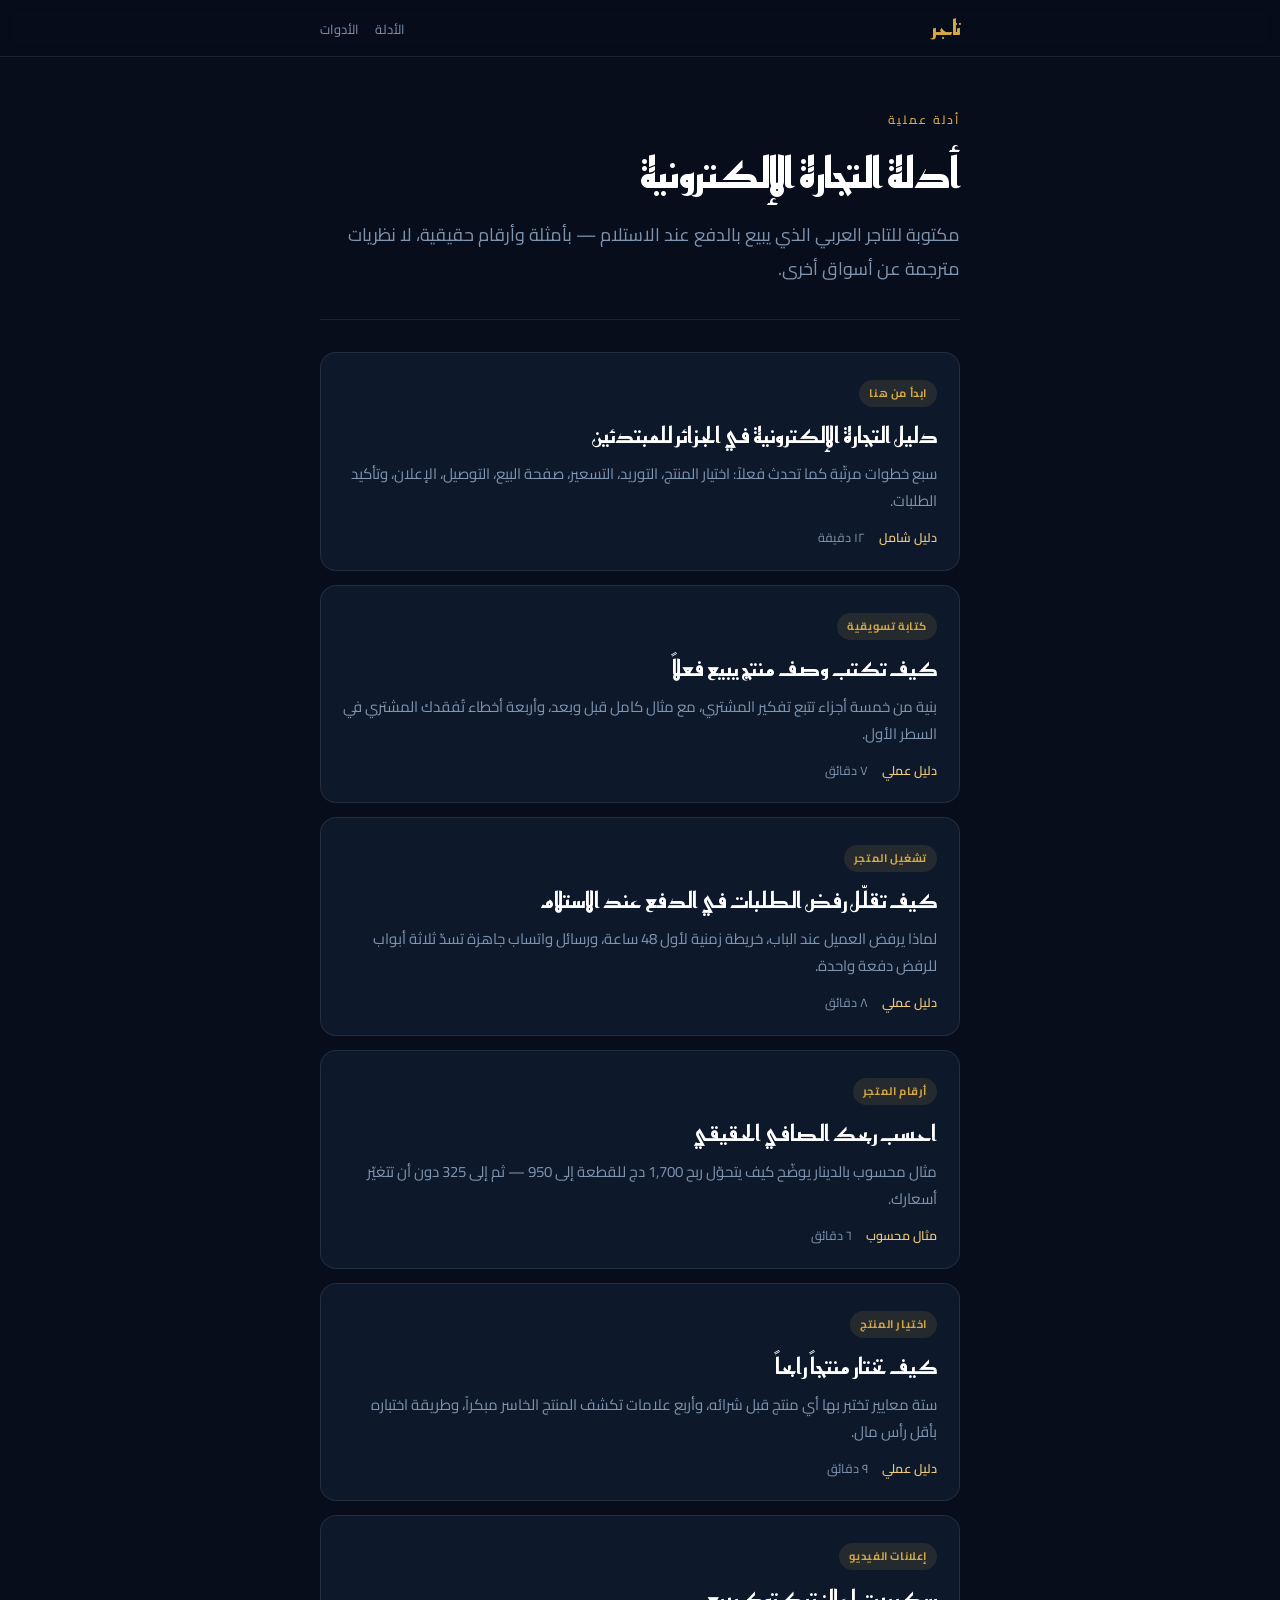
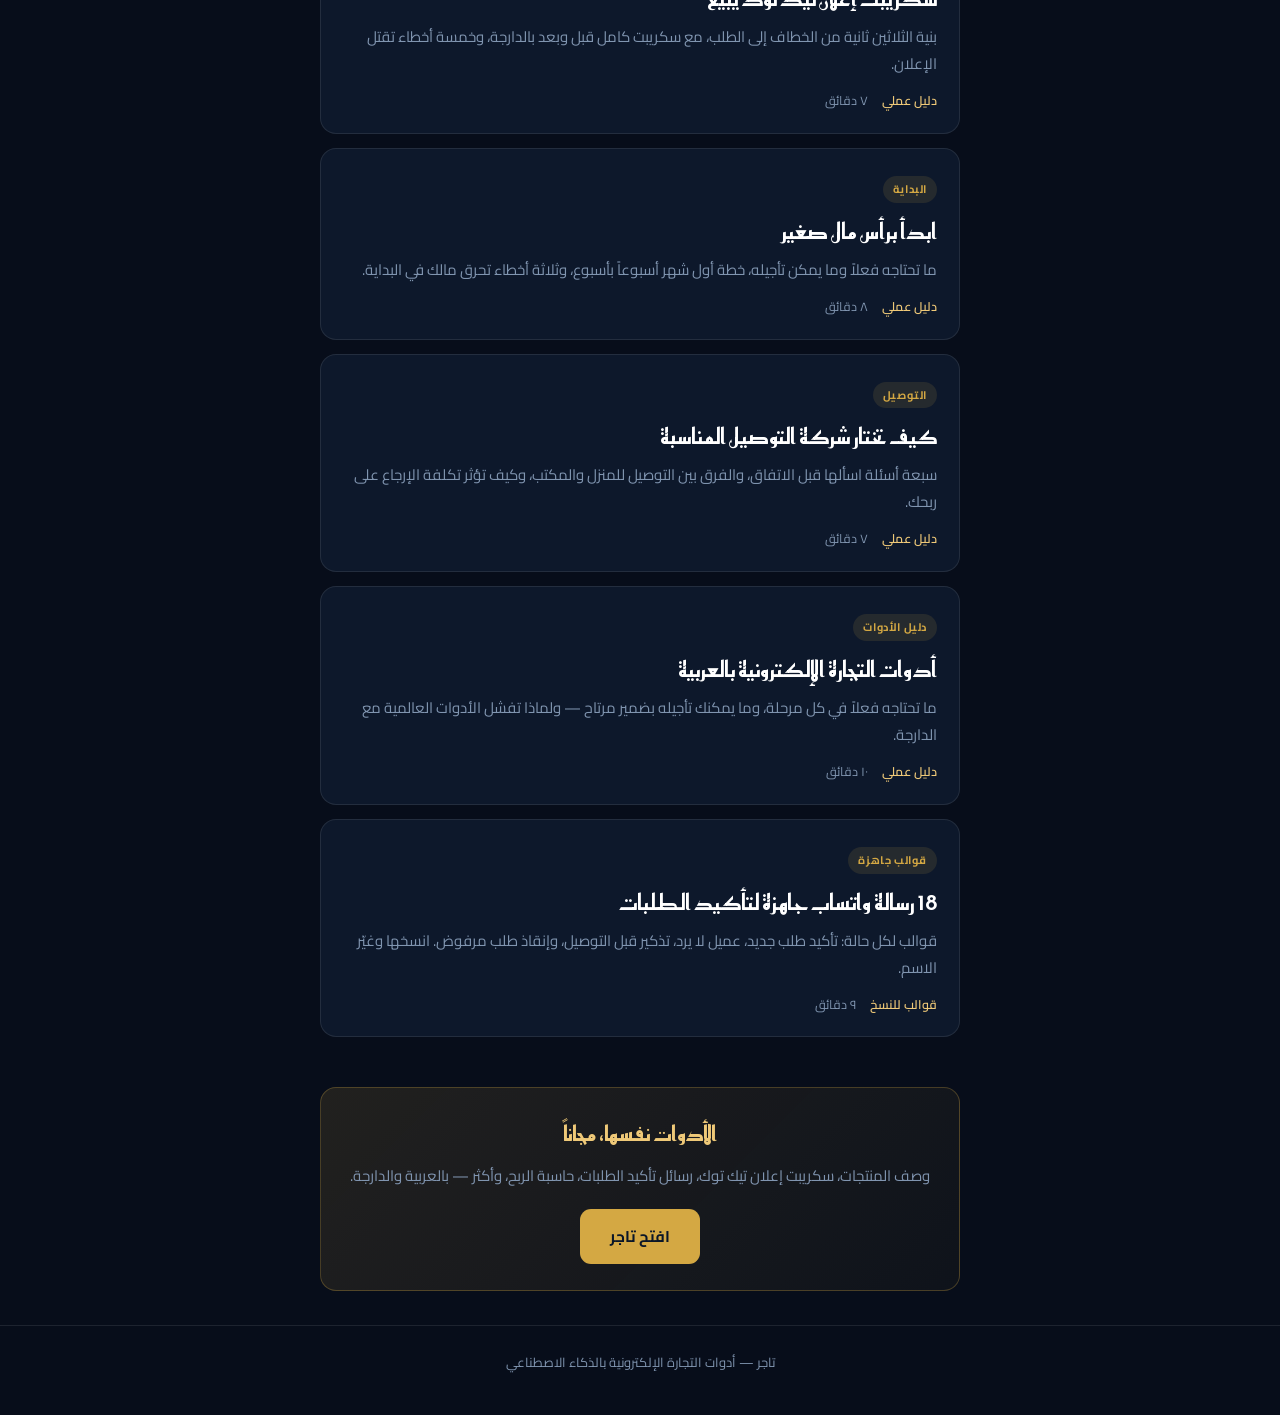
<file: guides.html>
<!DOCTYPE html>
<html lang="ar" dir="rtl">
<head>
<meta charset="UTF-8">
<meta name="viewport" content="width=device-width,initial-scale=1">
<title>أدلة التجارة الإلكترونية بالعربية | تاجر</title>
<meta name="description" content="ثمانية أدلة عملية لتجار المتاجر الإلكترونية: اختيار المنتج الرابح، كتابة وصف المنتجات، سكريبت إعلان تيك توك، تقليل رفض الطلبات، حساب الربح، واختيار شركة التوصيل.">
<meta name="keywords" content="أدلة التجارة الالكترونية, نصائح البيع اونلاين, دليل التاجر, التجارة الالكترونية بالعربية">
<link rel="canonical" href="https://tajer-app.vercel.app/guides.html">
<meta property="og:type" content="website">
<meta property="og:title" content="أدلة التجارة الإلكترونية بالعربية">
<meta property="og:description" content="أدلة عملية مكتوبة للتاجر العربي — بأمثلة وأرقام لا نظريات.">
<meta property="og:url" content="https://tajer-app.vercel.app/guides.html">
<meta property="og:locale" content="ar_AR">
<link rel="preconnect" href="https://fonts.googleapis.com">
<link rel="preconnect" href="https://fonts.gstatic.com" crossorigin>
<link href="https://fonts.googleapis.com/css2?family=Cairo:wght@400;500;600;700&family=Reem+Kufi:wght@500;600;700&display=swap" rel="stylesheet">
<style>
*{margin:0;padding:0;box-sizing:border-box}
:root{--ink:#070d1a;--panel:#0d182b;--raise:#12233f;--line:rgba(255,255,255,.09);--gold:#d4a843;--gold-l:#efc978;--text:#e9edf3;--muted:#8095b0}
@media (prefers-reduced-motion:reduce){*{animation:none!important;transition:none!important}}
body{background:var(--ink);color:var(--text);font-family:'Cairo',system-ui,sans-serif;font-size:17px;line-height:1.9;-webkit-font-smoothing:antialiased;min-height:100vh}
a{color:var(--gold-l)}
a:focus-visible{outline:2px solid var(--gold);outline-offset:3px;border-radius:6px}
.wrap{max-width:680px;margin:0 auto;padding:0 20px}
.bar{border-bottom:1px solid var(--line);background:rgba(7,13,26,.85);backdrop-filter:blur(8px);position:sticky;top:0;z-index:20}
.bar .wrap{display:flex;align-items:center;justify-content:space-between;height:56px}
.mark{font-family:'Reem Kufi',sans-serif;font-size:21px;font-weight:700;color:var(--gold);text-decoration:none;letter-spacing:-.3px}
.bar nav a{font-size:13px;color:var(--muted);text-decoration:none;margin-inline-start:16px}
.bar nav a:hover{color:var(--gold-l)}
.hero{padding:52px 0 34px;border-bottom:1px solid var(--line)}
.eyebrow{font-size:12px;letter-spacing:2px;color:var(--gold);margin-bottom:14px;font-weight:600}
h1{font-family:'Reem Kufi',sans-serif;font-size:clamp(30px,7vw,42px);line-height:1.35;font-weight:700;color:#fff;margin-bottom:16px;letter-spacing:-.5px}
.dek{font-size:18px;color:var(--muted);line-height:1.85}
.list{padding:32px 0 10px}
.card{display:block;background:var(--panel);border:1px solid var(--line);border-radius:16px;padding:22px 22px 20px;margin-bottom:14px;text-decoration:none;color:var(--text);transition:border-color .18s,transform .18s}
.card:hover{border-color:rgba(212,168,67,.42);transform:translateY(-2px)}
.card-tag{display:inline-block;font-size:11px;font-weight:700;letter-spacing:.6px;color:var(--gold);background:rgba(212,168,67,.12);padding:3px 10px;border-radius:20px;margin-bottom:12px}
.card h2{font-family:'Reem Kufi',sans-serif;font-size:22px;font-weight:600;color:#fff;line-height:1.5;margin-bottom:8px}
.card p{font-size:15px;color:var(--muted);line-height:1.8;margin-bottom:12px}
.card-meta{font-size:12.5px;color:var(--muted);display:flex;gap:14px}
.card-meta b{color:var(--gold-l);font-weight:600}
.cta{background:linear-gradient(135deg,rgba(212,168,67,.13),rgba(212,168,67,.04));border:1px solid rgba(212,168,67,.28);border-radius:16px;padding:26px 22px;margin:26px 0 10px;text-align:center}
.cta h3{font-family:'Reem Kufi',sans-serif;font-size:21px;color:var(--gold-l);margin-bottom:8px}
.cta p{font-size:15px;color:var(--muted);margin-bottom:18px}
.btn{display:inline-block;background:var(--gold);color:#0a1628;text-decoration:none;font-weight:700;font-size:15.5px;padding:13px 30px;border-radius:11px;transition:transform .15s}
.btn:hover{transform:translateY(-2px)}
footer{border-top:1px solid var(--line);margin-top:34px;padding:24px 0 40px;text-align:center;font-size:13px;color:var(--muted)}
</style>
<script type="application/ld+json">
{
  "@context":"https://schema.org",
  "@type":"CollectionPage",
  "name":"أدلة التجارة الإلكترونية بالعربية",
  "description":"أدلة عملية لتجار المتاجر الإلكترونية في السوق العربي.",
  "inLanguage":"ar",
  "url":"https://tajer-app.vercel.app/guides.html",
  "publisher":{"@type":"Organization","name":"تاجر","url":"https://tajer-app.vercel.app/"},
  "hasPart":[
    {"@type":"Article","headline":"كيف تكتب وصف منتج يبيع فعلاً","url":"https://tajer-app.vercel.app/wasf-almuntaj.html"},
    {"@type":"Article","headline":"كيف تقلّل رفض الطلبات في الدفع عند الاستلام","url":"https://tajer-app.vercel.app/rafd-altalabat.html"},
    {"@type":"Article","headline":"احسب ربحك الصافي الحقيقي","url":"https://tajer-app.vercel.app/hisab-arribh.html"},
    {"@type":"Article","headline":"دليل التجارة الإلكترونية في الجزائر للمبتدئين","url":"https://tajer-app.vercel.app/dalil-aljazair.html"},
    {"@type":"Article","headline":"أدوات التجارة الإلكترونية بالعربية","url":"https://tajer-app.vercel.app/adawat-tijara.html"},
    {"@type":"Article","headline":"18 رسالة واتساب جاهزة لتأكيد الطلبات","url":"https://tajer-app.vercel.app/rasail-taakid.html"},
    {"@type":"Article","headline":"كيف تختار منتجاً رابحاً","url":"https://tajer-app.vercel.app/muntaj-rabih.html"},
    {"@type":"Article","headline":"سكريبت إعلان تيك توك يبيع","url":"https://tajer-app.vercel.app/script-tiktok.html"},
    {"@type":"Article","headline":"ابدأ برأس مال صغير","url":"https://tajer-app.vercel.app/ras-mal-saghir.html"},
    {"@type":"Article","headline":"كيف تختار شركة التوصيل المناسبة","url":"https://tajer-app.vercel.app/sharikat-tawsil.html"}
  ]
}
</script>
</head>
<body>

<header class="bar">
  <div class="wrap">
    <a href="https://tajer-app.vercel.app/" class="mark">تاجر</a>
    <nav><a href="guides.html">الأدلة</a><a href="https://tajer-app.vercel.app/">الأدوات</a></nav>
  </div>
</header>

<div class="wrap">

<div class="hero">
  <div class="eyebrow">أدلة عملية</div>
  <h1>أدلة التجارة الإلكترونية</h1>
  <p class="dek">مكتوبة للتاجر العربي الذي يبيع بالدفع عند الاستلام — بأمثلة وأرقام حقيقية، لا نظريات مترجمة عن أسواق أخرى.</p>
</div>

<div class="list">

  <a class="card" href="dalil-aljazair.html">
    <span class="card-tag">ابدأ من هنا</span>
    <h2>دليل التجارة الإلكترونية في الجزائر للمبتدئين</h2>
    <p>سبع خطوات مرتّبة كما تحدث فعلاً: اختيار المنتج، التوريد، التسعير، صفحة البيع، التوصيل، الإعلان، وتأكيد الطلبات.</p>
    <div class="card-meta"><span><b>دليل شامل</b></span><span>١٢ دقيقة</span></div>
  </a>

  <a class="card" href="wasf-almuntaj.html">
    <span class="card-tag">كتابة تسويقية</span>
    <h2>كيف تكتب وصف منتج يبيع فعلاً</h2>
    <p>بنية من خمسة أجزاء تتبع تفكير المشتري، مع مثال كامل قبل وبعد، وأربعة أخطاء تُفقدك المشتري في السطر الأول.</p>
    <div class="card-meta"><span><b>دليل عملي</b></span><span>٧ دقائق</span></div>
  </a>

  <a class="card" href="rafd-altalabat.html">
    <span class="card-tag">تشغيل المتجر</span>
    <h2>كيف تقلّل رفض الطلبات في الدفع عند الاستلام</h2>
    <p>لماذا يرفض العميل عند الباب، خريطة زمنية لأول 48 ساعة، ورسائل واتساب جاهزة تسدّ ثلاثة أبواب للرفض دفعة واحدة.</p>
    <div class="card-meta"><span><b>دليل عملي</b></span><span>٨ دقائق</span></div>
  </a>

  <a class="card" href="hisab-arribh.html">
    <span class="card-tag">أرقام المتجر</span>
    <h2>احسب ربحك الصافي الحقيقي</h2>
    <p>مثال محسوب بالدينار يوضّح كيف يتحوّل ربح 1,700 دج للقطعة إلى 950 — ثم إلى 325 دون أن تتغيّر أسعارك.</p>
    <div class="card-meta"><span><b>مثال محسوب</b></span><span>٦ دقائق</span></div>
  </a>

  <a class="card" href="muntaj-rabih.html">
    <span class="card-tag">اختيار المنتج</span>
    <h2>كيف تختار منتجاً رابحاً</h2>
    <p>ستة معايير تختبر بها أي منتج قبل شرائه، وأربع علامات تكشف المنتج الخاسر مبكراً، وطريقة اختباره بأقل رأس مال.</p>
    <div class="card-meta"><span><b>دليل عملي</b></span><span>٩ دقائق</span></div>
  </a>

  <a class="card" href="script-tiktok.html">
    <span class="card-tag">إعلانات الفيديو</span>
    <h2>سكريبت إعلان تيك توك يبيع</h2>
    <p>بنية الثلاثين ثانية من الخطاف إلى الطلب، مع سكريبت كامل قبل وبعد بالدارجة، وخمسة أخطاء تقتل الإعلان.</p>
    <div class="card-meta"><span><b>دليل عملي</b></span><span>٧ دقائق</span></div>
  </a>

  <a class="card" href="ras-mal-saghir.html">
    <span class="card-tag">البداية</span>
    <h2>ابدأ برأس مال صغير</h2>
    <p>ما تحتاجه فعلاً وما يمكن تأجيله، خطة أول شهر أسبوعاً بأسبوع، وثلاثة أخطاء تحرق مالك في البداية.</p>
    <div class="card-meta"><span><b>دليل عملي</b></span><span>٨ دقائق</span></div>
  </a>

  <a class="card" href="sharikat-tawsil.html">
    <span class="card-tag">التوصيل</span>
    <h2>كيف تختار شركة التوصيل المناسبة</h2>
    <p>سبعة أسئلة اسألها قبل الاتفاق، والفرق بين التوصيل للمنزل والمكتب، وكيف تؤثر تكلفة الإرجاع على ربحك.</p>
    <div class="card-meta"><span><b>دليل عملي</b></span><span>٧ دقائق</span></div>
  </a>


  <a class="card" href="adawat-tijara.html">
    <span class="card-tag">دليل الأدوات</span>
    <h2>أدوات التجارة الإلكترونية بالعربية</h2>
    <p>ما تحتاجه فعلاً في كل مرحلة، وما يمكنك تأجيله بضمير مرتاح — ولماذا تفشل الأدوات العالمية مع الدارجة.</p>
    <div class="card-meta"><span><b>دليل عملي</b></span><span>١٠ دقائق</span></div>
  </a>

  <a class="card" href="rasail-taakid.html">
    <span class="card-tag">قوالب جاهزة</span>
    <h2>18 رسالة واتساب جاهزة لتأكيد الطلبات</h2>
    <p>قوالب لكل حالة: تأكيد طلب جديد، عميل لا يرد، تذكير قبل التوصيل، وإنقاذ طلب مرفوض. انسخها وغيّر الاسم.</p>
    <div class="card-meta"><span><b>قوالب للنسخ</b></span><span>٩ دقائق</span></div>
  </a>

</div>

<div class="cta">
  <h3>الأدوات نفسها، مجاناً</h3>
  <p>وصف المنتجات، سكريبت إعلان تيك توك، رسائل تأكيد الطلبات، حاسبة الربح، وأكثر — بالعربية والدارجة.</p>
  <a class="btn" href="https://tajer-app.vercel.app/">افتح تاجر</a>
</div>

</div>

<footer>
  <div class="wrap">تاجر — أدوات التجارة الإلكترونية بالذكاء الاصطناعي</div>
</footer>

</body>
</html>
</file>
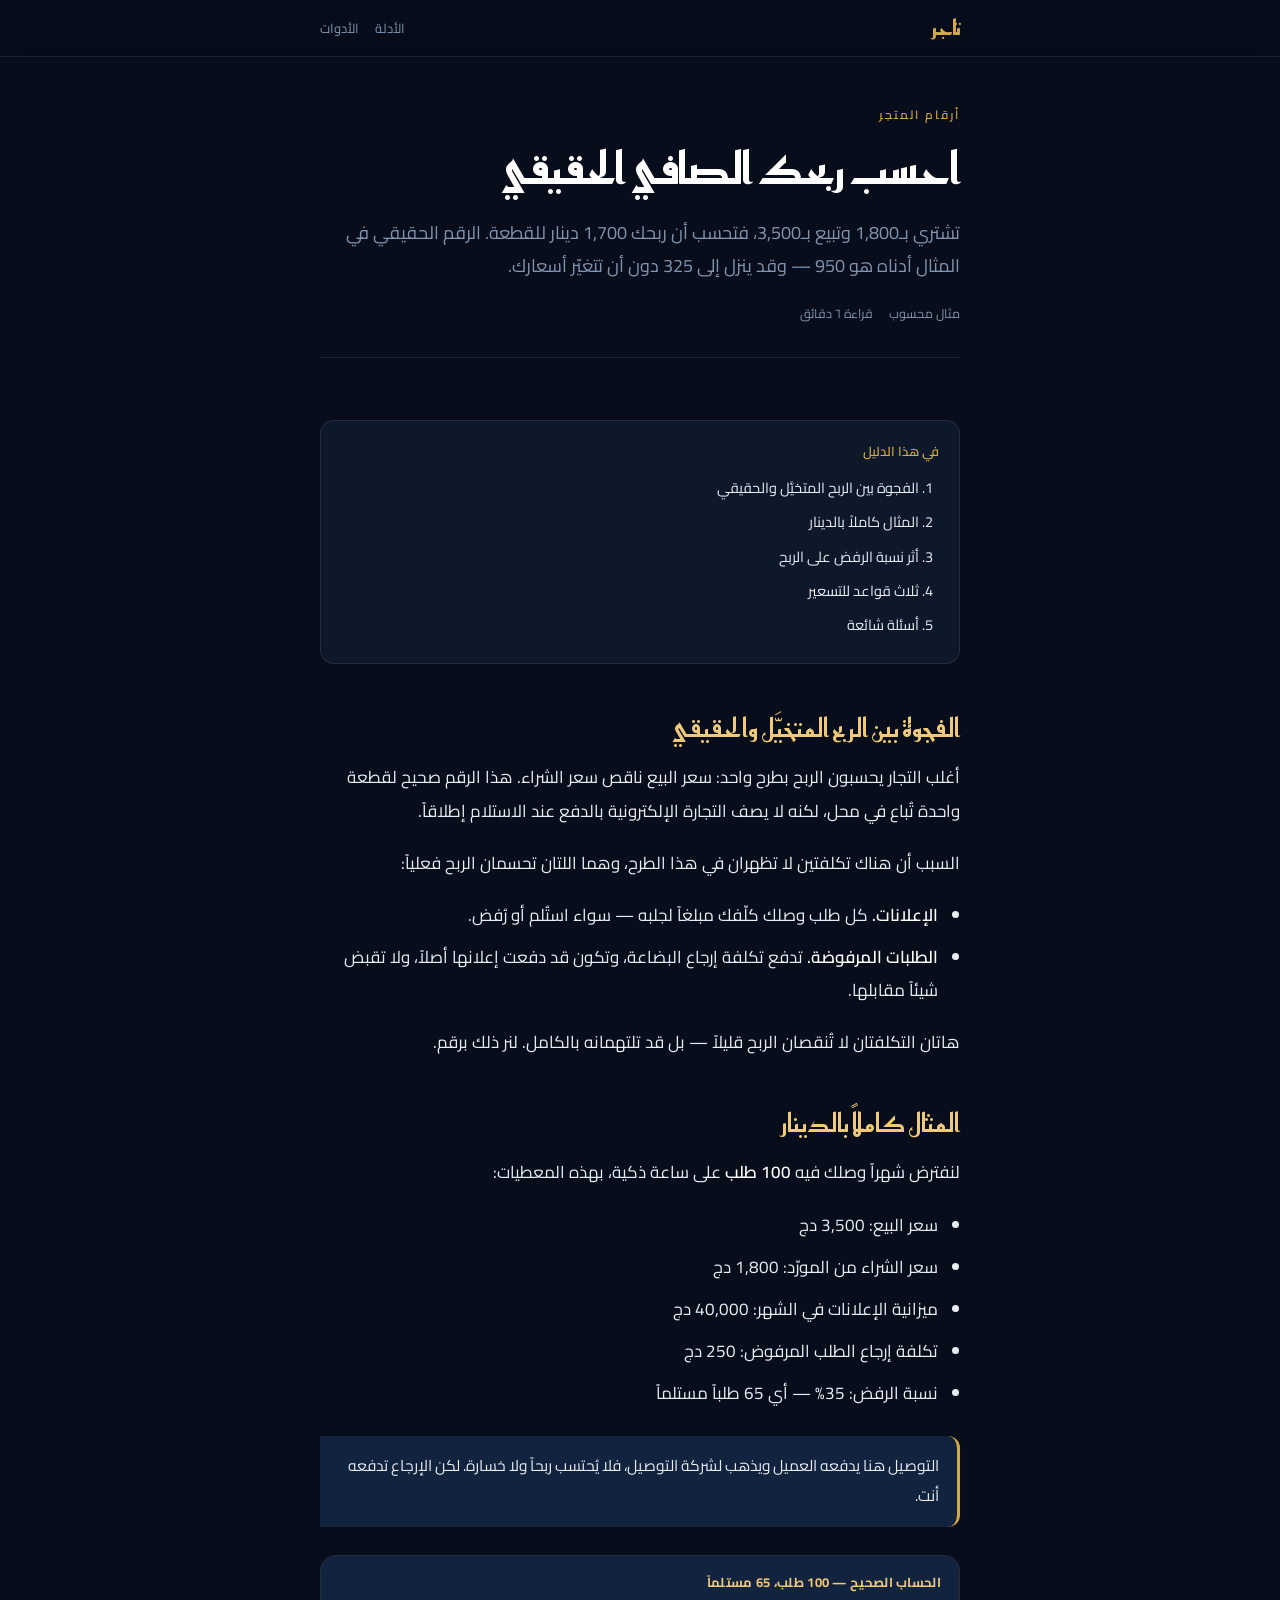
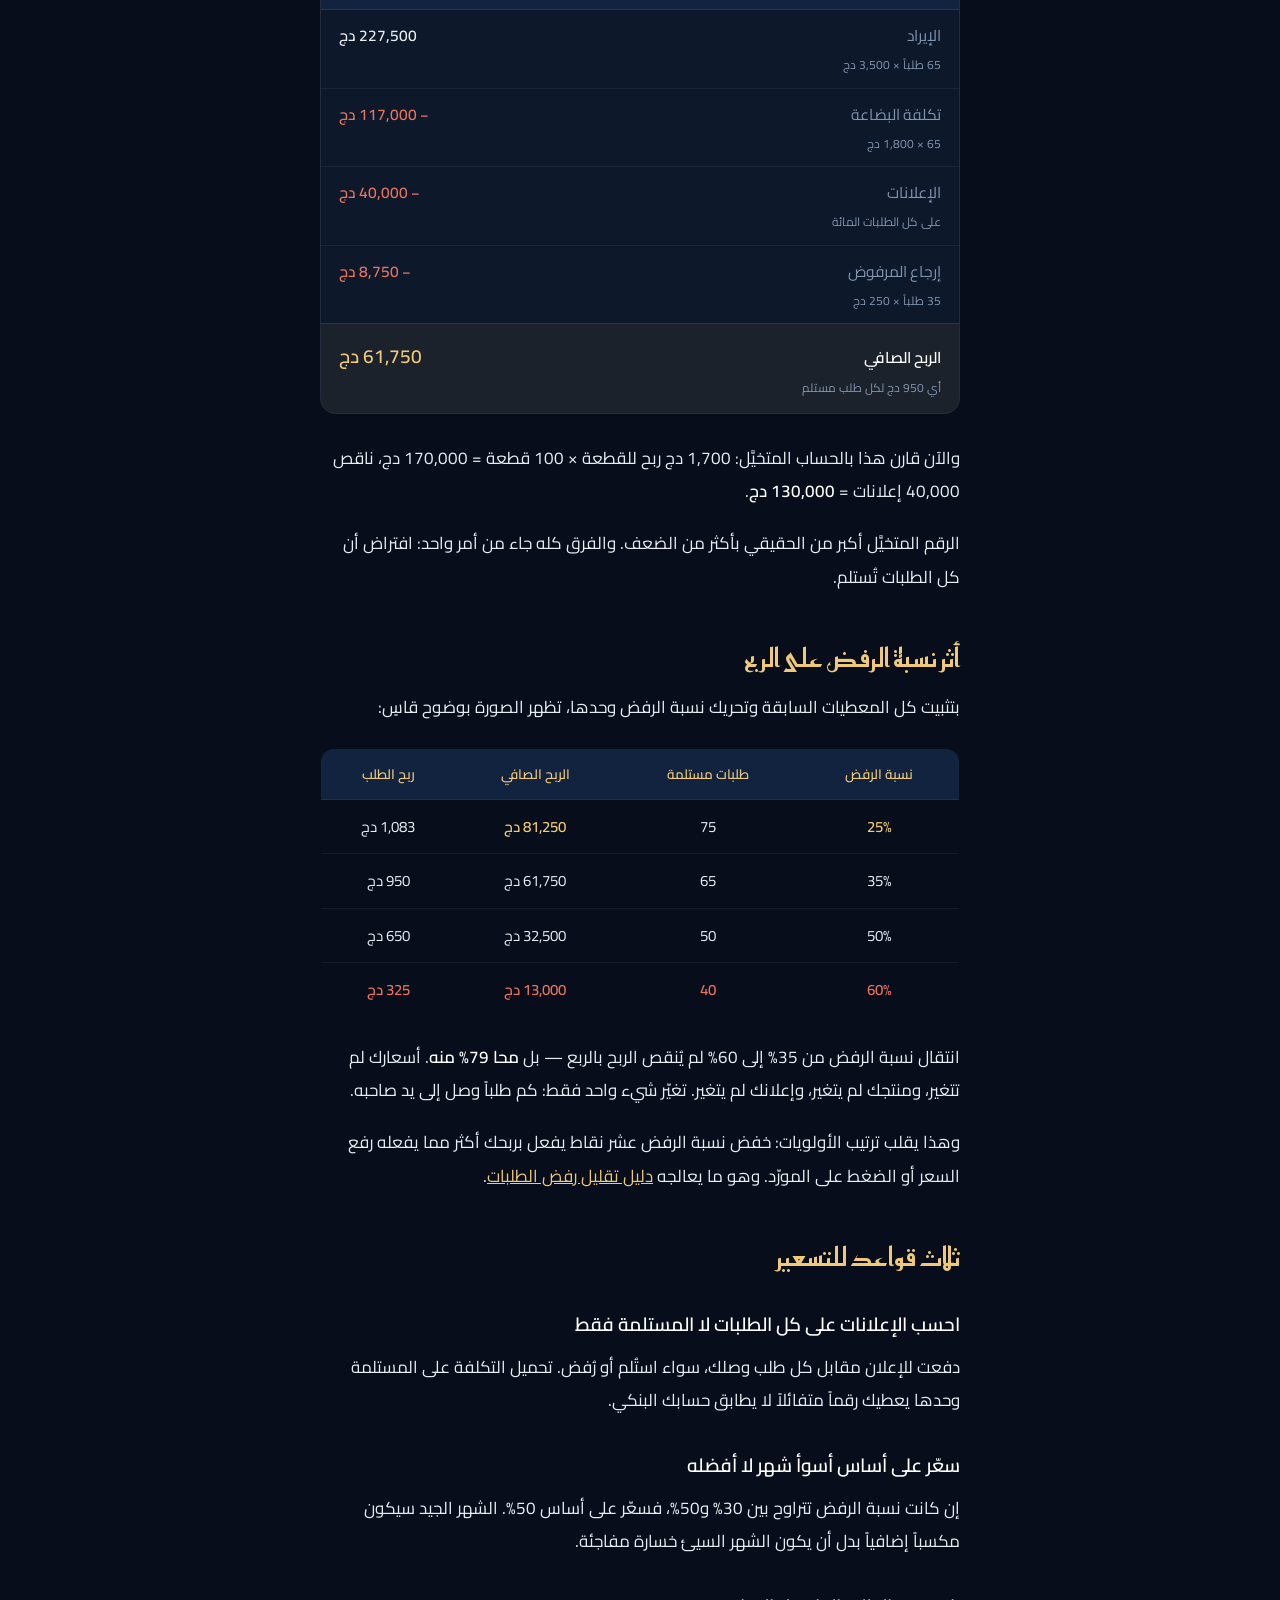
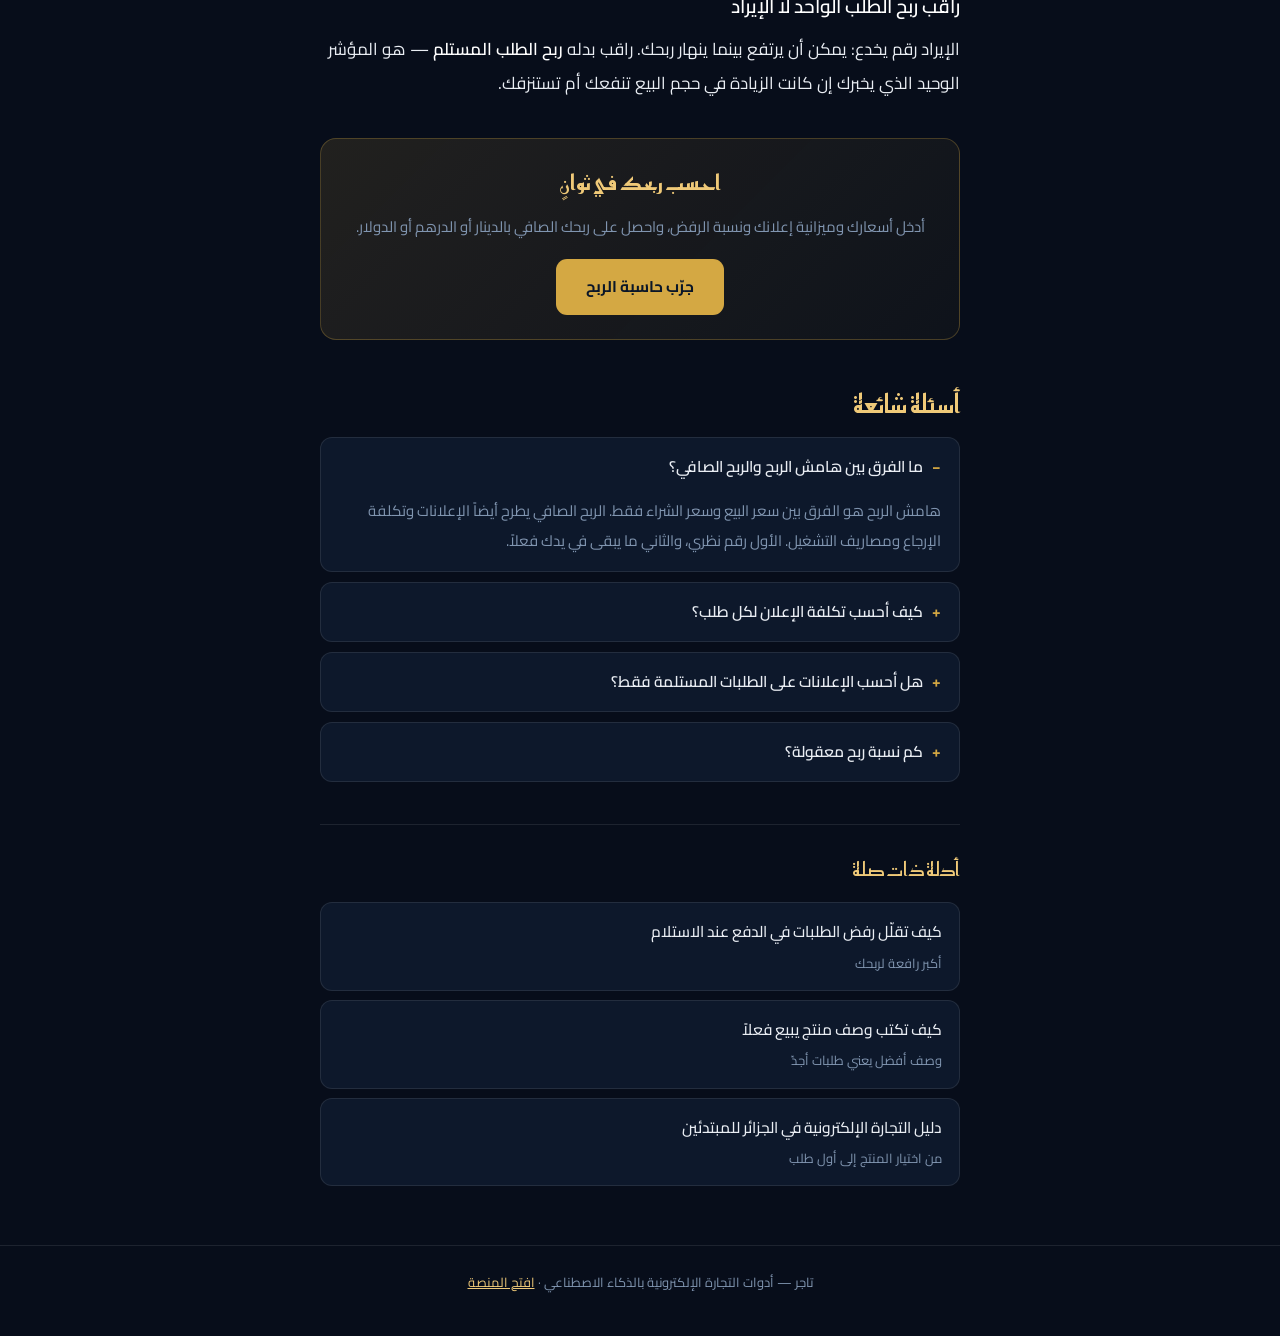
<file: hisab-arribh.html>
<!DOCTYPE html>
<html lang="ar" dir="rtl">
<head>
<meta charset="UTF-8">
<meta name="viewport" content="width=device-width,initial-scale=1">
<title>احسب ربحك الصافي الحقيقي في التجارة الإلكترونية | تاجر</title>
<meta name="description" content="مثال محسوب بالدينار الجزائري يوضّح كيف تلتهم الطلبات المرفوضة والإعلانات ربحك. المعادلة الكاملة، وجدول يبيّن أثر نسبة الرفض على الربح.">
<meta name="keywords" content="حساب الربح الصافي, هامش الربح التجارة الالكترونية, حساب ربح الدروبشيبينغ, تسعير المنتجات, تكلفة الاعلانات لكل طلب, حاسبة الربح">
<link rel="canonical" href="https://tajer-app.vercel.app/hisab-arribh.html">
<meta property="og:type" content="article">
<meta property="og:title" content="احسب ربحك الصافي الحقيقي في التجارة الإلكترونية">
<meta property="og:description" content="مثال محسوب بالدينار يوضّح لماذا يبدو المنتج رابحاً وهو خاسر.">
<meta property="og:url" content="https://tajer-app.vercel.app/hisab-arribh.html">
<meta property="og:locale" content="ar_AR">
<link rel="preconnect" href="https://fonts.googleapis.com">
<link rel="preconnect" href="https://fonts.gstatic.com" crossorigin>
<link href="https://fonts.googleapis.com/css2?family=Cairo:wght@400;500;600;700&family=Reem+Kufi:wght@500;600;700&display=swap" rel="stylesheet">
<style>
*{margin:0;padding:0;box-sizing:border-box}
:root{--ink:#070d1a;--panel:#0d182b;--raise:#12233f;--line:rgba(255,255,255,.09);--gold:#d4a843;--gold-l:#efc978;--text:#e9edf3;--muted:#8095b0;--red:#e8735f;--green:#4bb98a}
html{scroll-behavior:smooth}
@media (prefers-reduced-motion:reduce){html{scroll-behavior:auto}*{animation:none!important;transition:none!important}}
body{background:var(--ink);color:var(--text);font-family:'Cairo',system-ui,sans-serif;font-size:17px;line-height:1.95;-webkit-font-smoothing:antialiased}
a{color:var(--gold-l)}
a:focus-visible{outline:2px solid var(--gold);outline-offset:3px;border-radius:4px}
.wrap{max-width:680px;margin:0 auto;padding:0 20px}
.bar{border-bottom:1px solid var(--line);background:rgba(7,13,26,.85);backdrop-filter:blur(8px);position:sticky;top:0;z-index:20}
.bar .wrap{display:flex;align-items:center;justify-content:space-between;height:56px}
.mark{font-family:'Reem Kufi',sans-serif;font-size:21px;font-weight:700;color:var(--gold);text-decoration:none;letter-spacing:-.3px}
.bar nav a{font-size:13px;color:var(--muted);text-decoration:none;margin-inline-start:16px}
.bar nav a:hover{color:var(--gold-l)}
.hero{padding:46px 0 30px;border-bottom:1px solid var(--line)}
.eyebrow{font-size:12px;letter-spacing:2px;color:var(--gold);margin-bottom:14px;font-weight:600}
h1{font-family:'Reem Kufi',sans-serif;font-size:clamp(30px,7vw,44px);line-height:1.35;font-weight:700;color:#fff;margin-bottom:16px;letter-spacing:-.5px}
.dek{font-size:18px;color:var(--muted);line-height:1.85}
.meta{margin-top:20px;font-size:12.5px;color:var(--muted);display:flex;gap:16px;flex-wrap:wrap}
article{padding:34px 0 10px}
article h2{font-family:'Reem Kufi',sans-serif;font-size:26px;font-weight:600;color:var(--gold-l);margin:44px 0 14px;line-height:1.5}
article h3{font-size:19px;font-weight:600;color:#fff;margin:30px 0 8px}
article p{margin-bottom:19px}
article ul,article ol{margin:0 0 19px;padding-inline-start:22px}
article li{margin-bottom:9px}
article strong{color:#fff;font-weight:600}
.toc{background:var(--panel);border:1px solid var(--line);border-radius:14px;padding:18px 20px;margin:28px 0 8px}
.toc-t{font-size:13px;color:var(--gold);font-weight:600;margin-bottom:10px}
.toc ol{margin:0;padding-inline-start:20px}
.toc li{margin-bottom:6px;font-size:14.5px}
.toc a{color:var(--text);text-decoration:none}
.toc a:hover{color:var(--gold-l);text-decoration:underline}
.note{background:var(--raise);border-inline-start:3px solid var(--gold);border-radius:0 12px 12px 0;padding:15px 18px;margin:26px 0;font-size:15.5px}
/* دفتر الحساب — العنصر المميز */
.ledger{border:1px solid var(--line);border-radius:16px;overflow:hidden;margin:28px 0;background:var(--panel)}
.ledger-h{padding:14px 18px;background:var(--raise);font-size:13px;font-weight:700;color:var(--gold-l);letter-spacing:.3px;border-bottom:1px solid var(--line)}
.ln{display:flex;justify-content:space-between;align-items:baseline;gap:12px;padding:11px 18px;font-size:15.5px}
.ln+.ln{border-top:1px solid rgba(255,255,255,.05)}
.ln-lbl{color:var(--muted)}
.ln-val{font-weight:600;white-space:nowrap;font-variant-numeric:tabular-nums}
.ln.minus .ln-val{color:var(--red)}
.ln.plus .ln-val{color:var(--text)}
.ln.total{border-top:1px solid var(--line);background:rgba(212,168,67,.07);padding-top:14px;padding-bottom:14px}
.ln.total .ln-lbl{color:#fff;font-weight:600}
.ln.total .ln-val{color:var(--gold-l);font-size:19px}
.ln-sub{display:block;font-size:12px;color:var(--muted);font-weight:400;margin-top:2px}
/* جدول الرفض */
.tbl{width:100%;border-collapse:collapse;margin:24px 0;font-size:15px;border:1px solid var(--line);border-radius:14px;overflow:hidden}
.tbl th{background:var(--raise);color:var(--gold-l);font-weight:600;padding:12px 10px;font-size:13.5px;text-align:center}
.tbl td{padding:12px 10px;text-align:center;border-top:1px solid rgba(255,255,255,.06);font-variant-numeric:tabular-nums}
.tbl tr:last-child td{color:var(--red);font-weight:600}
.tbl .hi{color:var(--gold-l);font-weight:600}
.cta{background:linear-gradient(135deg,rgba(212,168,67,.13),rgba(212,168,67,.04));border:1px solid rgba(212,168,67,.28);border-radius:16px;padding:24px 22px;margin:38px 0;text-align:center}
.cta h3{font-family:'Reem Kufi',sans-serif;font-size:21px;color:var(--gold-l);margin:0 0 8px}
.cta p{font-size:15px;color:var(--muted);margin-bottom:18px}
.btn{display:inline-block;background:var(--gold);color:#0a1628;text-decoration:none;font-weight:700;font-size:15.5px;padding:13px 30px;border-radius:11px;transition:transform .15s}
.btn:hover{transform:translateY(-2px)}
.faq details{border:1px solid var(--line);border-radius:12px;margin-bottom:10px;background:var(--panel)}
.faq summary{padding:14px 18px;cursor:pointer;font-weight:600;font-size:15.5px;list-style:none}
.faq summary::-webkit-details-marker{display:none}
.faq summary::before{content:'+';color:var(--gold);font-weight:700;margin-inline-end:9px}
.faq details[open] summary::before{content:'−'}
.faq p{padding:0 18px 16px;margin:0;font-size:15px;color:var(--muted)}
.more{border-top:1px solid var(--line);margin-top:42px;padding-top:26px}
.more-t{font-family:'Reem Kufi',sans-serif;font-size:19px;color:var(--gold-l);margin-bottom:14px}
.more a{display:block;background:var(--panel);border:1px solid var(--line);border-radius:12px;padding:14px 17px;margin-bottom:9px;text-decoration:none;color:var(--text);font-size:15.5px;font-weight:500}
.more a:hover{border-color:rgba(212,168,67,.4)}
.more span{display:block;font-size:13px;color:var(--muted);font-weight:400;margin-top:3px}
footer{border-top:1px solid var(--line);margin-top:40px;padding:24px 0 40px;text-align:center;font-size:13px;color:var(--muted)}
</style>
<script type="application/ld+json">
{
  "@context":"https://schema.org",
  "@graph":[
    {
      "@type":"Article",
      "headline":"احسب ربحك الصافي الحقيقي في التجارة الإلكترونية",
      "description":"مثال محسوب بالدينار الجزائري يوضّح أثر الطلبات المرفوضة وتكلفة الإعلانات على الربح الصافي.",
      "inLanguage":"ar",
      "author":{"@type":"Organization","name":"تاجر"},
      "publisher":{"@type":"Organization","name":"تاجر","url":"https://tajer-app.vercel.app/"},
      "mainEntityOfPage":"https://tajer-app.vercel.app/hisab-arribh.html"
    },
    {
      "@type":"FAQPage",
      "mainEntity":[
        {"@type":"Question","name":"ما الفرق بين هامش الربح والربح الصافي؟","acceptedAnswer":{"@type":"Answer","text":"هامش الربح هو الفرق بين سعر البيع وسعر الشراء فقط. أما الربح الصافي فيطرح أيضاً تكلفة الإعلانات وتكلفة إرجاع الطلبات المرفوضة وأي مصاريف تشغيل. الأول رقم نظري والثاني هو ما يبقى في يدك فعلاً."}},
        {"@type":"Question","name":"كيف أحسب تكلفة الإعلان لكل طلب؟","acceptedAnswer":{"@type":"Answer","text":"اقسم إجمالي ما أنفقته على الإعلانات في الفترة على عدد الطلبات التي وصلتك في الفترة نفسها. إن أنفقت 40 ألف دينار وجاءك 100 طلب فتكلفة الطلب الواحد 400 دينار — تُحسب على كل الطلبات لا على المستلمة فقط."}},
        {"@type":"Question","name":"هل أحسب تكلفة الإعلانات على الطلبات المستلمة فقط؟","acceptedAnswer":{"@type":"Answer","text":"لا. أنت دفعت للإعلان مقابل كل طلب وصلك سواء استُلم أو رُفض. تحميل التكلفة على الطلبات المستلمة فقط يعطيك رقماً متفائلاً لا يطابق ما يحدث في حسابك البنكي."}},
        {"@type":"Question","name":"كيف أحسب ربحي بسرعة؟","acceptedAnswer":{"@type":"Answer","text":"حاسبة الربح في تاجر تحسب الربح الصافي بعد خصم سعر الشراء والإعلانات والتوصيل ونسبة الطلبات المرفوضة، وتعرض النتيجة بالدينار الجزائري أو الدرهم أو الدولار."}}
      ]
    }
  ]
}
</script>
</head>
<body>

<header class="bar">
  <div class="wrap">
    <a href="https://tajer-app.vercel.app/" class="mark">تاجر</a>
    <nav><a href="guides.html">الأدلة</a><a href="https://tajer-app.vercel.app/">الأدوات</a></nav>
  </div>
</header>

<div class="wrap">

<div class="hero">
  <div class="eyebrow">أرقام المتجر</div>
  <h1>احسب ربحك الصافي الحقيقي</h1>
  <p class="dek">تشتري بـ1,800 وتبيع بـ3,500، فتحسب أن ربحك 1,700 دينار للقطعة. الرقم الحقيقي في المثال أدناه هو 950 — وقد ينزل إلى 325 دون أن تتغيّر أسعارك.</p>
  <div class="meta"><span>مثال محسوب</span><span>قراءة ٦ دقائق</span></div>
</div>

<article>

<div class="toc">
  <div class="toc-t">في هذا الدليل</div>
  <ol>
    <li><a href="#gap">الفجوة بين الربح المتخيَّل والحقيقي</a></li>
    <li><a href="#example">المثال كاملاً بالدينار</a></li>
    <li><a href="#cliff">أثر نسبة الرفض على الربح</a></li>
    <li><a href="#rules">ثلاث قواعد للتسعير</a></li>
    <li><a href="#faq">أسئلة شائعة</a></li>
  </ol>
</div>

<h2 id="gap">الفجوة بين الربح المتخيَّل والحقيقي</h2>

<p>أغلب التجار يحسبون الربح بطرح واحد: سعر البيع ناقص سعر الشراء. هذا الرقم صحيح لقطعة واحدة تُباع في محل، لكنه لا يصف التجارة الإلكترونية بالدفع عند الاستلام إطلاقاً.</p>

<p>السبب أن هناك تكلفتين لا تظهران في هذا الطرح، وهما اللتان تحسمان الربح فعلياً:</p>

<ul>
  <li><strong>الإعلانات.</strong> كل طلب وصلك كلّفك مبلغاً لجلبه — سواء استُلم أو رُفض.</li>
  <li><strong>الطلبات المرفوضة.</strong> تدفع تكلفة إرجاع البضاعة، وتكون قد دفعت إعلانها أصلاً، ولا تقبض شيئاً مقابلها.</li>
</ul>

<p>هاتان التكلفتان لا تُنقصان الربح قليلاً — بل قد تلتهمانه بالكامل. لنر ذلك برقم.</p>

<h2 id="example">المثال كاملاً بالدينار</h2>

<p>لنفترض شهراً وصلك فيه <strong>100 طلب</strong> على ساعة ذكية، بهذه المعطيات:</p>

<ul>
  <li>سعر البيع: 3,500 دج</li>
  <li>سعر الشراء من المورّد: 1,800 دج</li>
  <li>ميزانية الإعلانات في الشهر: 40,000 دج</li>
  <li>تكلفة إرجاع الطلب المرفوض: 250 دج</li>
  <li>نسبة الرفض: 35% — أي 65 طلباً مستلماً</li>
</ul>

<div class="note">التوصيل هنا يدفعه العميل ويذهب لشركة التوصيل، فلا يُحتسب ربحاً ولا خسارة. لكن الإرجاع تدفعه أنت.</div>

<div class="ledger">
  <div class="ledger-h">الحساب الصحيح — 100 طلب، 65 مستلماً</div>
  <div class="ln plus"><span class="ln-lbl">الإيراد <span class="ln-sub">65 طلباً × 3,500 دج</span></span><span class="ln-val">227,500 دج</span></div>
  <div class="ln minus"><span class="ln-lbl">تكلفة البضاعة <span class="ln-sub">65 × 1,800 دج</span></span><span class="ln-val">− 117,000 دج</span></div>
  <div class="ln minus"><span class="ln-lbl">الإعلانات <span class="ln-sub">على كل الطلبات المائة</span></span><span class="ln-val">− 40,000 دج</span></div>
  <div class="ln minus"><span class="ln-lbl">إرجاع المرفوض <span class="ln-sub">35 طلباً × 250 دج</span></span><span class="ln-val">− 8,750 دج</span></div>
  <div class="ln total"><span class="ln-lbl">الربح الصافي <span class="ln-sub">أي 950 دج لكل طلب مستلم</span></span><span class="ln-val">61,750 دج</span></div>
</div>

<p>والآن قارن هذا بالحساب المتخيَّل: 1,700 دج ربح للقطعة × 100 قطعة = 170,000 دج، ناقص 40,000 إعلانات = <strong>130,000 دج</strong>.</p>

<p>الرقم المتخيَّل أكبر من الحقيقي بأكثر من الضعف. والفرق كله جاء من أمر واحد: افتراض أن كل الطلبات تُستلم.</p>

<h2 id="cliff">أثر نسبة الرفض على الربح</h2>

<p>بتثبيت كل المعطيات السابقة وتحريك نسبة الرفض وحدها، تظهر الصورة بوضوح قاسٍ:</p>

<table class="tbl">
  <thead>
    <tr><th>نسبة الرفض</th><th>طلبات مستلمة</th><th>الربح الصافي</th><th>ربح الطلب</th></tr>
  </thead>
  <tbody>
    <tr><td class="hi">25%</td><td>75</td><td class="hi">81,250 دج</td><td>1,083 دج</td></tr>
    <tr><td>35%</td><td>65</td><td>61,750 دج</td><td>950 دج</td></tr>
    <tr><td>50%</td><td>50</td><td>32,500 دج</td><td>650 دج</td></tr>
    <tr><td>60%</td><td>40</td><td>13,000 دج</td><td>325 دج</td></tr>
  </tbody>
</table>

<p>انتقال نسبة الرفض من 35% إلى 60% لم يُنقص الربح بالربع — بل <strong>محا 79% منه</strong>. أسعارك لم تتغير، ومنتجك لم يتغير، وإعلانك لم يتغير. تغيّر شيء واحد فقط: كم طلباً وصل إلى يد صاحبه.</p>

<p>وهذا يقلب ترتيب الأولويات: خفض نسبة الرفض عشر نقاط يفعل بربحك أكثر مما يفعله رفع السعر أو الضغط على المورّد. وهو ما يعالجه <a href="rafd-altalabat.html">دليل تقليل رفض الطلبات</a>.</p>

<h2 id="rules">ثلاث قواعد للتسعير</h2>

<h3>احسب الإعلانات على كل الطلبات لا المستلمة فقط</h3>
<p>دفعت للإعلان مقابل كل طلب وصلك، سواء استُلم أو رُفض. تحميل التكلفة على المستلمة وحدها يعطيك رقماً متفائلاً لا يطابق حسابك البنكي.</p>

<h3>سعّر على أساس أسوأ شهر لا أفضله</h3>
<p>إن كانت نسبة الرفض تتراوح بين 30% و50%، فسعّر على أساس 50%. الشهر الجيد سيكون مكسباً إضافياً بدل أن يكون الشهر السيئ خسارة مفاجئة.</p>

<h3>راقب ربح الطلب الواحد لا الإيراد</h3>
<p>الإيراد رقم يخدع: يمكن أن يرتفع بينما ينهار ربحك. راقب بدله <strong>ربح الطلب المستلم</strong> — هو المؤشر الوحيد الذي يخبرك إن كانت الزيادة في حجم البيع تنفعك أم تستنزفك.</p>

<div class="cta">
  <h3>احسب ربحك في ثوانٍ</h3>
  <p>أدخل أسعارك وميزانية إعلانك ونسبة الرفض، واحصل على ربحك الصافي بالدينار أو الدرهم أو الدولار.</p>
  <a class="btn" href="https://tajer-app.vercel.app/">جرّب حاسبة الربح</a>
</div>

<h2 id="faq">أسئلة شائعة</h2>

<div class="faq">
  <details open>
    <summary>ما الفرق بين هامش الربح والربح الصافي؟</summary>
    <p>هامش الربح هو الفرق بين سعر البيع وسعر الشراء فقط. الربح الصافي يطرح أيضاً الإعلانات وتكلفة الإرجاع ومصاريف التشغيل. الأول رقم نظري، والثاني ما يبقى في يدك فعلاً.</p>
  </details>
  <details>
    <summary>كيف أحسب تكلفة الإعلان لكل طلب؟</summary>
    <p>اقسم إجمالي إنفاقك الإعلاني على عدد الطلبات الواردة في الفترة نفسها. 40,000 دج على 100 طلب = 400 دج للطلب الواحد.</p>
  </details>
  <details>
    <summary>هل أحسب الإعلانات على الطلبات المستلمة فقط؟</summary>
    <p>لا. دفعت مقابل كل طلب وصلك بغض النظر عن مصيره. الحساب على المستلمة فقط يجمّل الرقم ولا يعكس الواقع.</p>
  </details>
  <details>
    <summary>كم نسبة ربح معقولة؟</summary>
    <p>لا يوجد رقم واحد يصلح للجميع — يختلف حسب المنتج والسوق وقناة الإعلان. القاعدة العملية أن يبقى ربح الطلب المستلم موجباً وواضحاً حتى عند أسوأ نسبة رفض مررت بها، وإلا فالمنتج هش.</p>
  </details>
</div>

<div class="more">
  <div class="more-t">أدلة ذات صلة</div>
  <a href="rafd-altalabat.html">كيف تقلّل رفض الطلبات في الدفع عند الاستلام<span>أكبر رافعة لربحك</span></a>
  <a href="wasf-almuntaj.html">كيف تكتب وصف منتج يبيع فعلاً<span>وصف أفضل يعني طلبات أجدّ</span></a>
  <a href="dalil-aljazair.html">دليل التجارة الإلكترونية في الجزائر للمبتدئين<span>من اختيار المنتج إلى أول طلب</span></a>
</div>

</article>
</div>

<footer>
  <div class="wrap">تاجر — أدوات التجارة الإلكترونية بالذكاء الاصطناعي · <a href="https://tajer-app.vercel.app/">افتح المنصة</a></div>
</footer>

</body>
</html>
</file>
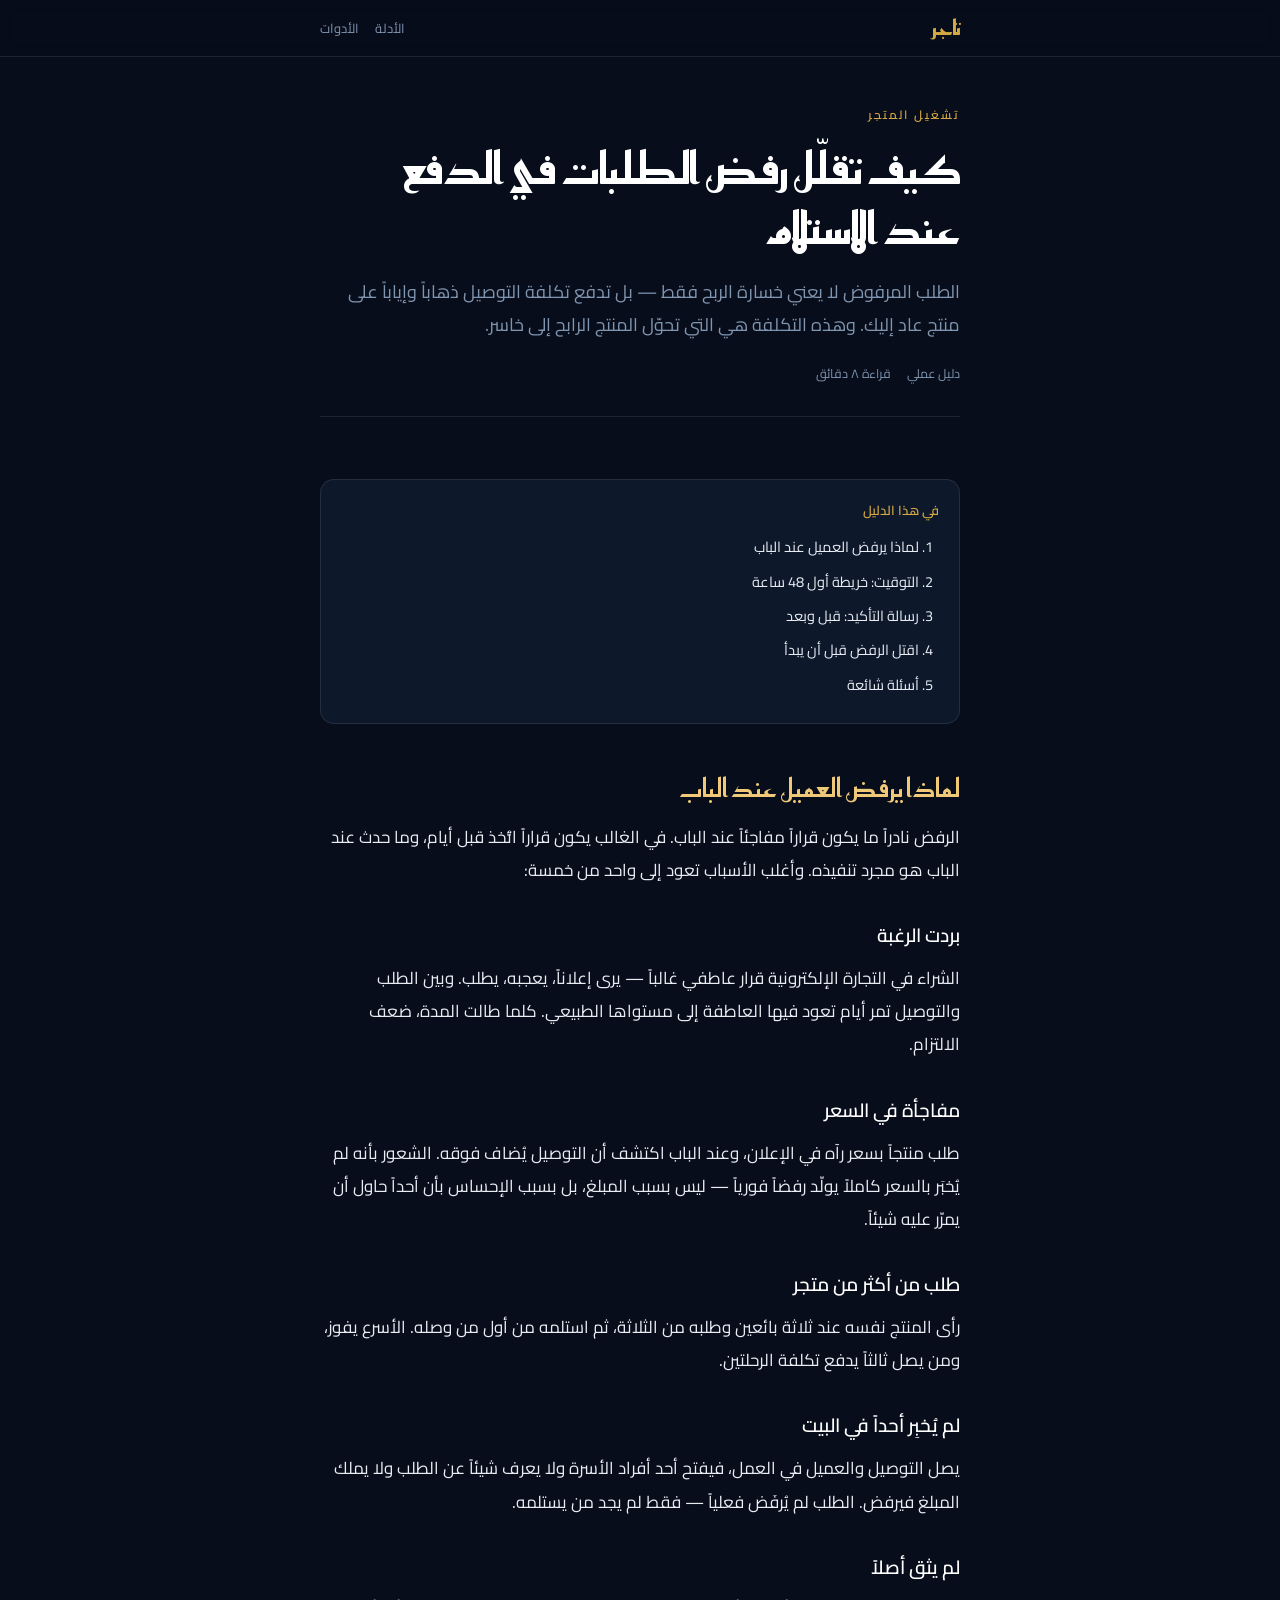
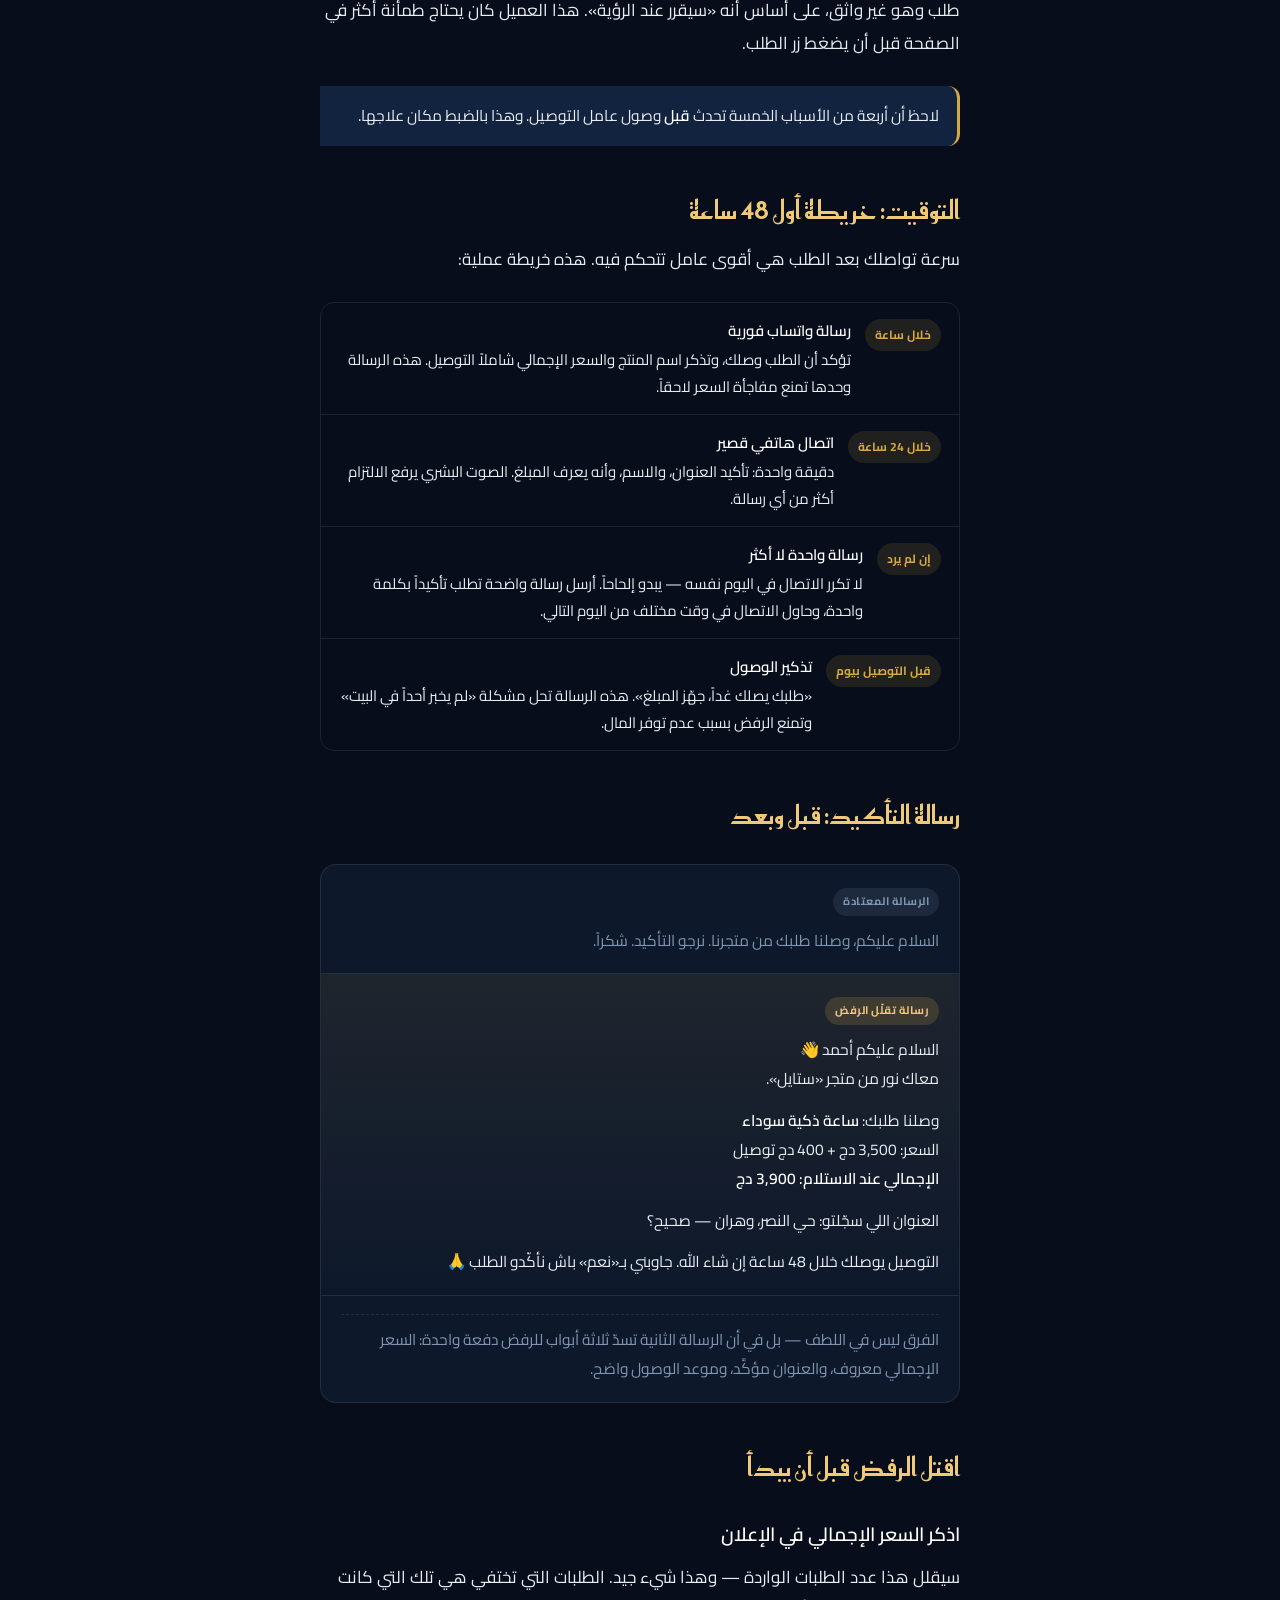
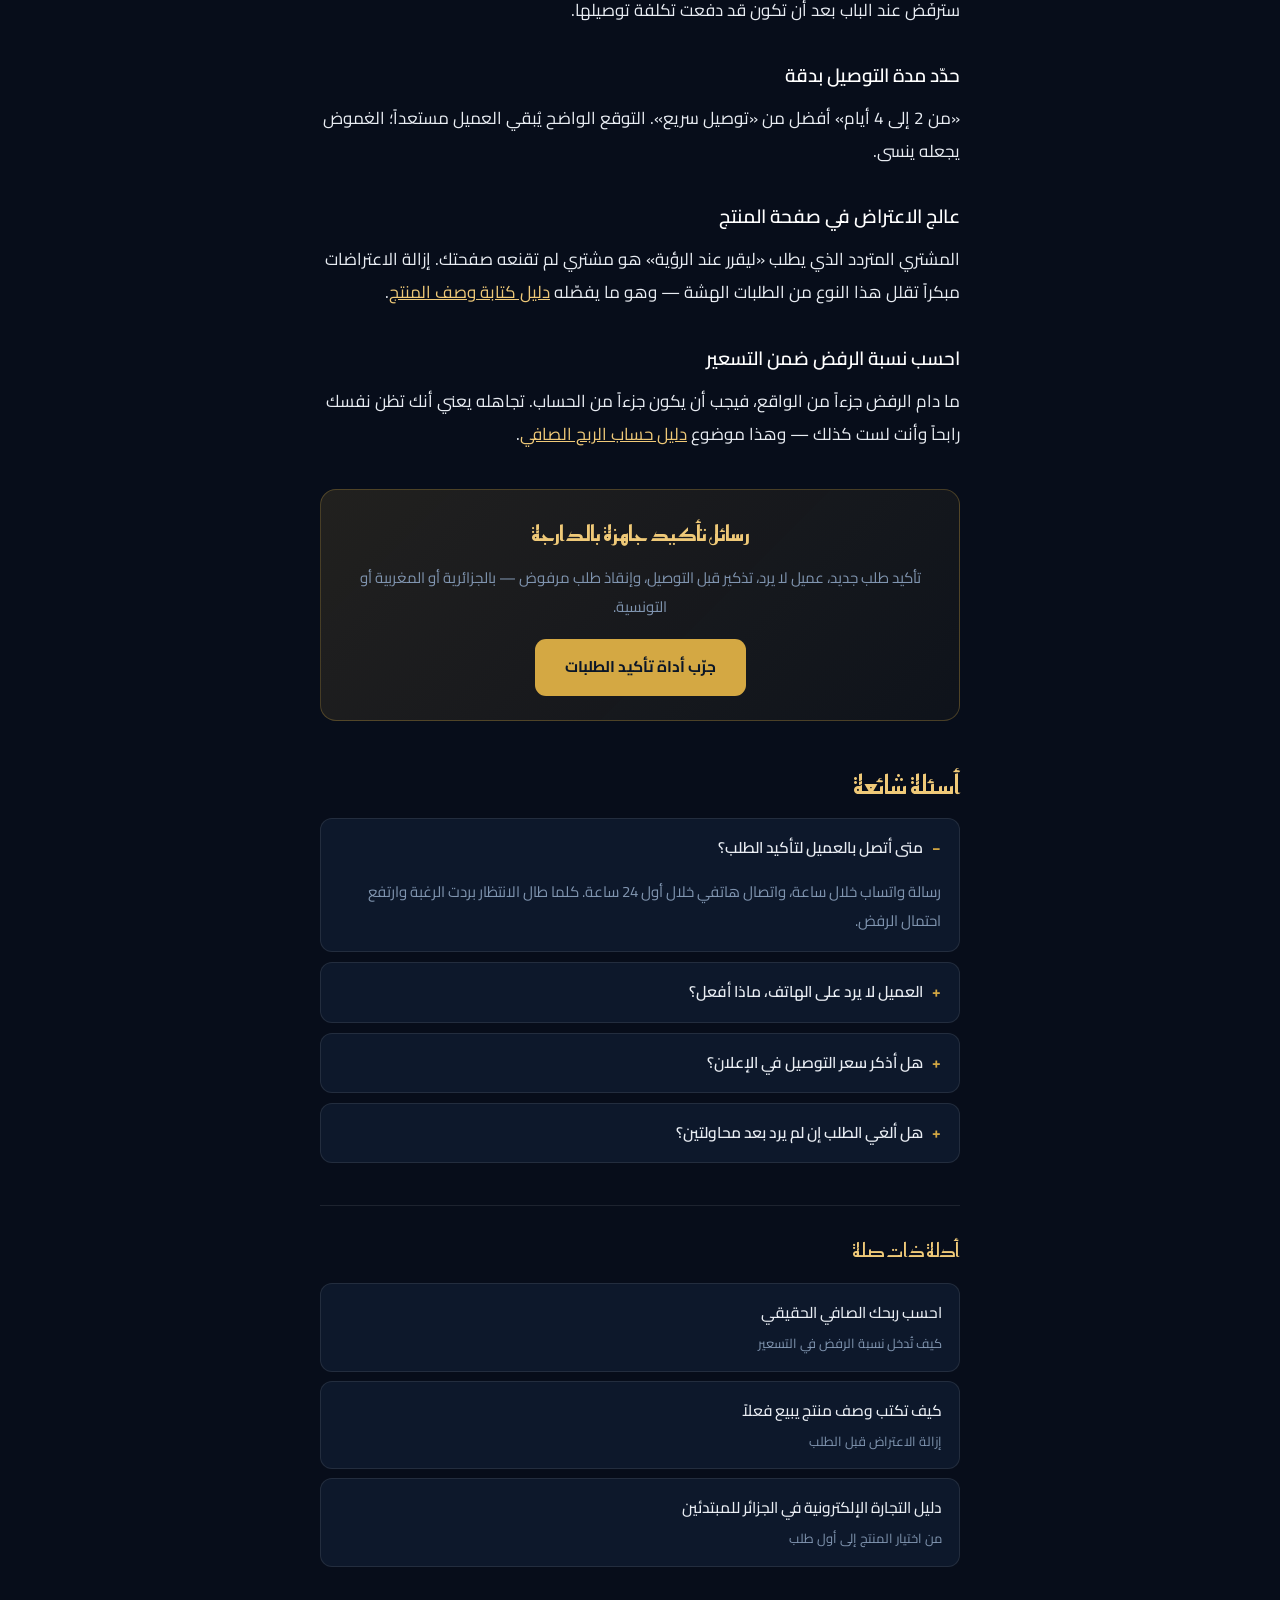
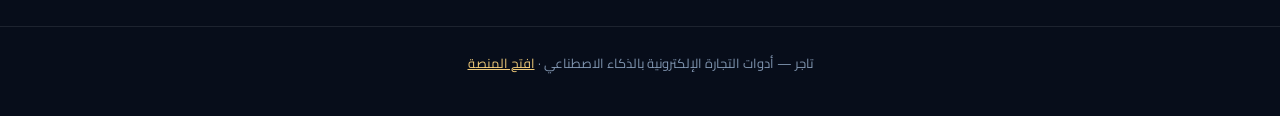
<file: rafd-altalabat.html>
<!DOCTYPE html>
<html lang="ar" dir="rtl">
<head>
<meta charset="UTF-8">
<meta name="viewport" content="width=device-width,initial-scale=1">
<title>كيف تقلّل رفض الطلبات في الدفع عند الاستلام | تاجر</title>
<meta name="description" content="الطلبات المرفوضة تأكل ربح التاجر في الدفع عند الاستلام. أسباب الرفض الحقيقية، ورسائل واتساب جاهزة للتأكيد، وطريقة إنقاذ الطلب قبل أن يعود.">
<meta name="keywords" content="رفض الطلبات, الدفع عند الاستلام, تقليل الطلبات المرفوضة, تأكيد الطلبات واتساب, نسبة الرفض في التجارة الالكترونية, COD الجزائر">
<link rel="canonical" href="https://tajer-app.vercel.app/rafd-altalabat.html">
<meta property="og:type" content="article">
<meta property="og:title" content="كيف تقلّل رفض الطلبات في الدفع عند الاستلام">
<meta property="og:description" content="أسباب الرفض الحقيقية، ورسائل تأكيد جاهزة، وطريقة إنقاذ الطلب قبل أن يعود إليك.">
<meta property="og:url" content="https://tajer-app.vercel.app/rafd-altalabat.html">
<meta property="og:locale" content="ar_AR">
<link rel="preconnect" href="https://fonts.googleapis.com">
<link rel="preconnect" href="https://fonts.gstatic.com" crossorigin>
<link href="https://fonts.googleapis.com/css2?family=Cairo:wght@400;500;600;700&family=Reem+Kufi:wght@500;600;700&display=swap" rel="stylesheet">
<style>
*{margin:0;padding:0;box-sizing:border-box}
:root{--ink:#070d1a;--panel:#0d182b;--raise:#12233f;--line:rgba(255,255,255,.09);--gold:#d4a843;--gold-l:#efc978;--text:#e9edf3;--muted:#8095b0}
html{scroll-behavior:smooth}
@media (prefers-reduced-motion:reduce){html{scroll-behavior:auto}*{animation:none!important;transition:none!important}}
body{background:var(--ink);color:var(--text);font-family:'Cairo',system-ui,sans-serif;font-size:17px;line-height:1.95;-webkit-font-smoothing:antialiased}
a{color:var(--gold-l)}
a:focus-visible,button:focus-visible{outline:2px solid var(--gold);outline-offset:3px;border-radius:4px}
.wrap{max-width:680px;margin:0 auto;padding:0 20px}
.bar{border-bottom:1px solid var(--line);background:rgba(7,13,26,.85);backdrop-filter:blur(8px);position:sticky;top:0;z-index:20}
.bar .wrap{display:flex;align-items:center;justify-content:space-between;height:56px}
.mark{font-family:'Reem Kufi',sans-serif;font-size:21px;font-weight:700;color:var(--gold);text-decoration:none;letter-spacing:-.3px}
.bar nav a{font-size:13px;color:var(--muted);text-decoration:none;margin-inline-start:16px}
.bar nav a:hover{color:var(--gold-l)}
.hero{padding:46px 0 30px;border-bottom:1px solid var(--line)}
.eyebrow{font-size:12px;letter-spacing:2px;color:var(--gold);margin-bottom:14px;font-weight:600}
h1{font-family:'Reem Kufi',sans-serif;font-size:clamp(30px,7vw,44px);line-height:1.35;font-weight:700;color:#fff;margin-bottom:16px;letter-spacing:-.5px}
.dek{font-size:18px;color:var(--muted);line-height:1.85}
.meta{margin-top:20px;font-size:12.5px;color:var(--muted);display:flex;gap:16px;flex-wrap:wrap}
article{padding:34px 0 10px}
article h2{font-family:'Reem Kufi',sans-serif;font-size:26px;font-weight:600;color:var(--gold-l);margin:44px 0 14px;line-height:1.5}
article h3{font-size:19px;font-weight:600;color:#fff;margin:30px 0 8px}
article p{margin-bottom:19px}
article ul,article ol{margin:0 0 19px;padding-inline-start:22px}
article li{margin-bottom:9px}
article strong{color:#fff;font-weight:600}
.toc{background:var(--panel);border:1px solid var(--line);border-radius:14px;padding:18px 20px;margin:28px 0 8px}
.toc-t{font-size:13px;color:var(--gold);font-weight:600;margin-bottom:10px}
.toc ol{margin:0;padding-inline-start:20px}
.toc li{margin-bottom:6px;font-size:14.5px}
.toc a{color:var(--text);text-decoration:none}
.toc a:hover{color:var(--gold-l);text-decoration:underline}
.swap{margin:30px 0;border:1px solid var(--line);border-radius:16px;overflow:hidden;background:var(--panel)}
.swap-side{padding:18px 20px}
.swap-side+.swap-side{border-top:1px solid var(--line)}
.swap-tag{display:inline-block;font-size:11px;font-weight:700;letter-spacing:.5px;padding:3px 10px;border-radius:20px;margin-bottom:10px}
.before .swap-tag{background:rgba(128,149,176,.14);color:var(--muted)}
.after{background:linear-gradient(180deg,rgba(212,168,67,.09),transparent)}
.after .swap-tag{background:rgba(212,168,67,.18);color:var(--gold-l)}
.swap-side p{margin:0;font-size:15.5px;line-height:1.9}
.before p{color:var(--muted)}
.swap-note{font-size:12.5px;color:var(--muted);margin-top:10px;padding-top:10px;border-top:1px dashed var(--line)}
.note{background:var(--raise);border-inline-start:3px solid var(--gold);border-radius:0 12px 12px 0;padding:15px 18px;margin:26px 0;font-size:15.5px}
.cta{background:linear-gradient(135deg,rgba(212,168,67,.13),rgba(212,168,67,.04));border:1px solid rgba(212,168,67,.28);border-radius:16px;padding:24px 22px;margin:38px 0;text-align:center}
.cta h3{font-family:'Reem Kufi',sans-serif;font-size:21px;color:var(--gold-l);margin:0 0 8px}
.cta p{font-size:15px;color:var(--muted);margin-bottom:18px}
.btn{display:inline-block;background:var(--gold);color:#0a1628;text-decoration:none;font-weight:700;font-size:15.5px;padding:13px 30px;border-radius:11px;transition:transform .15s}
.btn:hover{transform:translateY(-2px)}
.faq details{border:1px solid var(--line);border-radius:12px;margin-bottom:10px;background:var(--panel)}
.faq summary{padding:14px 18px;cursor:pointer;font-weight:600;font-size:15.5px;list-style:none}
.faq summary::-webkit-details-marker{display:none}
.faq summary::before{content:'+';color:var(--gold);font-weight:700;margin-inline-end:9px}
.faq details[open] summary::before{content:'−'}
.faq p{padding:0 18px 16px;margin:0;font-size:15px;color:var(--muted)}
.more{border-top:1px solid var(--line);margin-top:42px;padding-top:26px}
.more-t{font-family:'Reem Kufi',sans-serif;font-size:19px;color:var(--gold-l);margin-bottom:14px}
.more a{display:block;background:var(--panel);border:1px solid var(--line);border-radius:12px;padding:14px 17px;margin-bottom:9px;text-decoration:none;color:var(--text);font-size:15.5px;font-weight:500}
.more a:hover{border-color:rgba(212,168,67,.4)}
.more span{display:block;font-size:13px;color:var(--muted);font-weight:400;margin-top:3px}
/* جدول التوقيت */
.tl{border:1px solid var(--line);border-radius:14px;overflow:hidden;margin:26px 0}
.tl-row{display:flex;gap:14px;padding:14px 18px;align-items:flex-start}
.tl-row+.tl-row{border-top:1px solid var(--line)}
.tl-when{flex-shrink:0;font-size:12px;font-weight:700;color:var(--gold);background:rgba(212,168,67,.12);padding:4px 10px;border-radius:20px;white-space:nowrap;margin-top:2px}
.tl-what{font-size:15px;line-height:1.8}
.tl-what b{display:block;color:#fff;font-weight:600;margin-bottom:2px}
footer{border-top:1px solid var(--line);margin-top:40px;padding:24px 0 40px;text-align:center;font-size:13px;color:var(--muted)}
</style>
<script type="application/ld+json">
{
  "@context":"https://schema.org",
  "@graph":[
    {
      "@type":"Article",
      "headline":"كيف تقلّل رفض الطلبات في الدفع عند الاستلام",
      "description":"أسباب رفض الطلبات في الدفع عند الاستلام، ورسائل تأكيد جاهزة، وطريقة إنقاذ الطلب قبل عودته.",
      "inLanguage":"ar",
      "author":{"@type":"Organization","name":"تاجر"},
      "publisher":{"@type":"Organization","name":"تاجر","url":"https://tajer-app.vercel.app/"},
      "mainEntityOfPage":"https://tajer-app.vercel.app/rafd-altalabat.html"
    },
    {
      "@type":"FAQPage",
      "mainEntity":[
        {"@type":"Question","name":"متى أتصل بالعميل لتأكيد الطلب؟","acceptedAnswer":{"@type":"Answer","text":"أرسل رسالة واتساب خلال ساعة من وصول الطلب، واتصل هاتفياً خلال أول 24 ساعة. كلما طال الانتظار بردت رغبة الشراء وارتفع احتمال الرفض عند الباب."}},
        {"@type":"Question","name":"العميل لا يرد على الهاتف، ماذا أفعل؟","acceptedAnswer":{"@type":"Answer","text":"لا تكرر الاتصال في اليوم نفسه. أرسل رسالة واتساب واحدة واضحة تذكر اسم المنتج والسعر الإجمالي وتطلب تأكيداً بكلمة واحدة، ثم حاول الاتصال في وقت مختلف من اليوم التالي."}},
        {"@type":"Question","name":"هل أذكر سعر التوصيل في الإعلان؟","acceptedAnswer":{"@type":"Answer","text":"نعم. المفاجأة بسعر التوصيل عند الباب من أكبر أسباب الرفض. ذكر السعر الإجمالي مبكراً يقلل عدد الطلبات لكنه يرفع نسبة الطلبات التي تُستلم فعلاً."}},
        {"@type":"Question","name":"كيف أكتب رسائل تأكيد الطلبات بسرعة؟","acceptedAnswer":{"@type":"Answer","text":"خدمة تأكيد الطلبات في تاجر تكتب رسائل واتساب جاهزة بالدارجة الجزائرية أو المغربية أو التونسية لكل حالة: تأكيد جديد، عميل لا يرد، تذكير قبل التوصيل، وإنقاذ طلب مرفوض."}}
      ]
    }
  ]
}
</script>
</head>
<body>

<header class="bar">
  <div class="wrap">
    <a href="https://tajer-app.vercel.app/" class="mark">تاجر</a>
    <nav><a href="guides.html">الأدلة</a><a href="https://tajer-app.vercel.app/">الأدوات</a></nav>
  </div>
</header>

<div class="wrap">

<div class="hero">
  <div class="eyebrow">تشغيل المتجر</div>
  <h1>كيف تقلّل رفض الطلبات في الدفع عند الاستلام</h1>
  <p class="dek">الطلب المرفوض لا يعني خسارة الربح فقط — بل تدفع تكلفة التوصيل ذهاباً وإياباً على منتج عاد إليك. وهذه التكلفة هي التي تحوّل المنتج الرابح إلى خاسر.</p>
  <div class="meta"><span>دليل عملي</span><span>قراءة ٨ دقائق</span></div>
</div>

<article>

<div class="toc">
  <div class="toc-t">في هذا الدليل</div>
  <ol>
    <li><a href="#why">لماذا يرفض العميل عند الباب</a></li>
    <li><a href="#timing">التوقيت: خريطة أول 48 ساعة</a></li>
    <li><a href="#message">رسالة التأكيد: قبل وبعد</a></li>
    <li><a href="#before">اقتل الرفض قبل أن يبدأ</a></li>
    <li><a href="#faq">أسئلة شائعة</a></li>
  </ol>
</div>

<h2 id="why">لماذا يرفض العميل عند الباب</h2>

<p>الرفض نادراً ما يكون قراراً مفاجئاً عند الباب. في الغالب يكون قراراً اتُّخذ قبل أيام، وما حدث عند الباب هو مجرد تنفيذه. وأغلب الأسباب تعود إلى واحد من خمسة:</p>

<h3>بردت الرغبة</h3>
<p>الشراء في التجارة الإلكترونية قرار عاطفي غالباً — يرى إعلاناً، يعجبه، يطلب. وبين الطلب والتوصيل تمر أيام تعود فيها العاطفة إلى مستواها الطبيعي. كلما طالت المدة، ضعف الالتزام.</p>

<h3>مفاجأة في السعر</h3>
<p>طلب منتجاً بسعر رآه في الإعلان، وعند الباب اكتشف أن التوصيل يُضاف فوقه. الشعور بأنه لم يُخبَر بالسعر كاملاً يولّد رفضاً فورياً — ليس بسبب المبلغ، بل بسبب الإحساس بأن أحداً حاول أن يمرّر عليه شيئاً.</p>

<h3>طلب من أكثر من متجر</h3>
<p>رأى المنتج نفسه عند ثلاثة بائعين وطلبه من الثلاثة، ثم استلمه من أول من وصله. الأسرع يفوز، ومن يصل ثالثاً يدفع تكلفة الرحلتين.</p>

<h3>لم يُخبِر أحداً في البيت</h3>
<p>يصل التوصيل والعميل في العمل، فيفتح أحد أفراد الأسرة ولا يعرف شيئاً عن الطلب ولا يملك المبلغ فيرفض. الطلب لم يُرفَض فعلياً — فقط لم يجد من يستلمه.</p>

<h3>لم يثق أصلاً</h3>
<p>طلب وهو غير واثق، على أساس أنه «سيقرر عند الرؤية». هذا العميل كان يحتاج طمأنة أكثر في الصفحة قبل أن يضغط زر الطلب.</p>

<div class="note">لاحظ أن أربعة من الأسباب الخمسة تحدث <strong>قبل</strong> وصول عامل التوصيل. وهذا بالضبط مكان علاجها.</div>

<h2 id="timing">التوقيت: خريطة أول 48 ساعة</h2>

<p>سرعة تواصلك بعد الطلب هي أقوى عامل تتحكم فيه. هذه خريطة عملية:</p>

<div class="tl">
  <div class="tl-row">
    <span class="tl-when">خلال ساعة</span>
    <div class="tl-what"><b>رسالة واتساب فورية</b>تؤكد أن الطلب وصلك، وتذكر اسم المنتج والسعر الإجمالي شاملاً التوصيل. هذه الرسالة وحدها تمنع مفاجأة السعر لاحقاً.</div>
  </div>
  <div class="tl-row">
    <span class="tl-when">خلال 24 ساعة</span>
    <div class="tl-what"><b>اتصال هاتفي قصير</b>دقيقة واحدة: تأكيد العنوان، والاسم، وأنه يعرف المبلغ. الصوت البشري يرفع الالتزام أكثر من أي رسالة.</div>
  </div>
  <div class="tl-row">
    <span class="tl-when">إن لم يرد</span>
    <div class="tl-what"><b>رسالة واحدة لا أكثر</b>لا تكرر الاتصال في اليوم نفسه — يبدو إلحاحاً. أرسل رسالة واضحة تطلب تأكيداً بكلمة واحدة، وحاول الاتصال في وقت مختلف من اليوم التالي.</div>
  </div>
  <div class="tl-row">
    <span class="tl-when">قبل التوصيل بيوم</span>
    <div class="tl-what"><b>تذكير الوصول</b>«طلبك يصلك غداً، جهّز المبلغ». هذه الرسالة تحل مشكلة «لم يخبر أحداً في البيت» وتمنع الرفض بسبب عدم توفر المال.</div>
  </div>
</div>

<h2 id="message">رسالة التأكيد: قبل وبعد</h2>

<figure class="swap">
  <div class="swap-side before">
    <span class="swap-tag">الرسالة المعتادة</span>
    <p>السلام عليكم، وصلنا طلبك من متجرنا. نرجو التأكيد. شكراً.</p>
  </div>
  <div class="swap-side after">
    <span class="swap-tag">رسالة تقلّل الرفض</span>
    <p>السلام عليكم أحمد 👋<br>معاك نور من متجر «ستايل».</p>
    <p style="margin-top:12px">وصلنا طلبك: <strong>ساعة ذكية سوداء</strong><br>السعر: 3,500 دج + 400 دج توصيل<br><strong>الإجمالي عند الاستلام: 3,900 دج</strong></p>
    <p style="margin-top:12px">العنوان اللي سجّلتو: حي النصر، وهران — صحيح؟</p>
    <p style="margin-top:12px">التوصيل يوصلك خلال 48 ساعة إن شاء الله. جاوبني بـ«نعم» باش نأكّدو الطلب 🙏</p>
  </div>
  <div class="swap-side">
    <p class="swap-note">الفرق ليس في اللطف — بل في أن الرسالة الثانية تسدّ ثلاثة أبواب للرفض دفعة واحدة: السعر الإجمالي معروف، والعنوان مؤكَّد، وموعد الوصول واضح.</p>
  </div>
</figure>

<h2 id="before">اقتل الرفض قبل أن يبدأ</h2>

<h3>اذكر السعر الإجمالي في الإعلان</h3>
<p>سيقلل هذا عدد الطلبات الواردة — وهذا شيء جيد. الطلبات التي تختفي هي تلك التي كانت سترفَض عند الباب بعد أن تكون قد دفعت تكلفة توصيلها.</p>

<h3>حدّد مدة التوصيل بدقة</h3>
<p>«من 2 إلى 4 أيام» أفضل من «توصيل سريع». التوقع الواضح يُبقي العميل مستعداً؛ الغموض يجعله ينسى.</p>

<h3>عالج الاعتراض في صفحة المنتج</h3>
<p>المشتري المتردد الذي يطلب «ليقرر عند الرؤية» هو مشتري لم تقنعه صفحتك. إزالة الاعتراضات مبكراً تقلل هذا النوع من الطلبات الهشة — وهو ما يفصّله <a href="wasf-almuntaj.html">دليل كتابة وصف المنتج</a>.</p>

<h3>احسب نسبة الرفض ضمن التسعير</h3>
<p>ما دام الرفض جزءاً من الواقع، فيجب أن يكون جزءاً من الحساب. تجاهله يعني أنك تظن نفسك رابحاً وأنت لست كذلك — وهذا موضوع <a href="hisab-arribh.html">دليل حساب الربح الصافي</a>.</p>

<div class="cta">
  <h3>رسائل تأكيد جاهزة بالدارجة</h3>
  <p>تأكيد طلب جديد، عميل لا يرد، تذكير قبل التوصيل، وإنقاذ طلب مرفوض — بالجزائرية أو المغربية أو التونسية.</p>
  <a class="btn" href="https://tajer-app.vercel.app/">جرّب أداة تأكيد الطلبات</a>
</div>

<h2 id="faq">أسئلة شائعة</h2>

<div class="faq">
  <details open>
    <summary>متى أتصل بالعميل لتأكيد الطلب؟</summary>
    <p>رسالة واتساب خلال ساعة، واتصال هاتفي خلال أول 24 ساعة. كلما طال الانتظار بردت الرغبة وارتفع احتمال الرفض.</p>
  </details>
  <details>
    <summary>العميل لا يرد على الهاتف، ماذا أفعل؟</summary>
    <p>لا تكرر الاتصال في اليوم نفسه. أرسل رسالة واحدة واضحة تذكر المنتج والسعر الإجمالي وتطلب تأكيداً بكلمة واحدة، ثم حاول في وقت مختلف من اليوم التالي.</p>
  </details>
  <details>
    <summary>هل أذكر سعر التوصيل في الإعلان؟</summary>
    <p>نعم. المفاجأة بالسعر عند الباب من أكبر أسباب الرفض. ذكره مبكراً يقلل عدد الطلبات لكنه يرفع نسبة ما يُستلَم فعلاً — وهذا ما يهم.</p>
  </details>
  <details>
    <summary>هل ألغي الطلب إن لم يرد بعد محاولتين؟</summary>
    <p>لا تلغه فوراً، لكن لا ترسله دون تأكيد أيضاً. ضعه في قائمة انتظار وحاول في أوقات مختلفة ليومين. الإرسال بلا تأكيد هو أغلى قرار يمكن اتخاذه.</p>
  </details>
</div>

<div class="more">
  <div class="more-t">أدلة ذات صلة</div>
  <a href="hisab-arribh.html">احسب ربحك الصافي الحقيقي<span>كيف تُدخل نسبة الرفض في التسعير</span></a>
  <a href="wasf-almuntaj.html">كيف تكتب وصف منتج يبيع فعلاً<span>إزالة الاعتراض قبل الطلب</span></a>
  <a href="dalil-aljazair.html">دليل التجارة الإلكترونية في الجزائر للمبتدئين<span>من اختيار المنتج إلى أول طلب</span></a>
</div>

</article>
</div>

<footer>
  <div class="wrap">تاجر — أدوات التجارة الإلكترونية بالذكاء الاصطناعي · <a href="https://tajer-app.vercel.app/">افتح المنصة</a></div>
</footer>

</body>
</html>
</file>
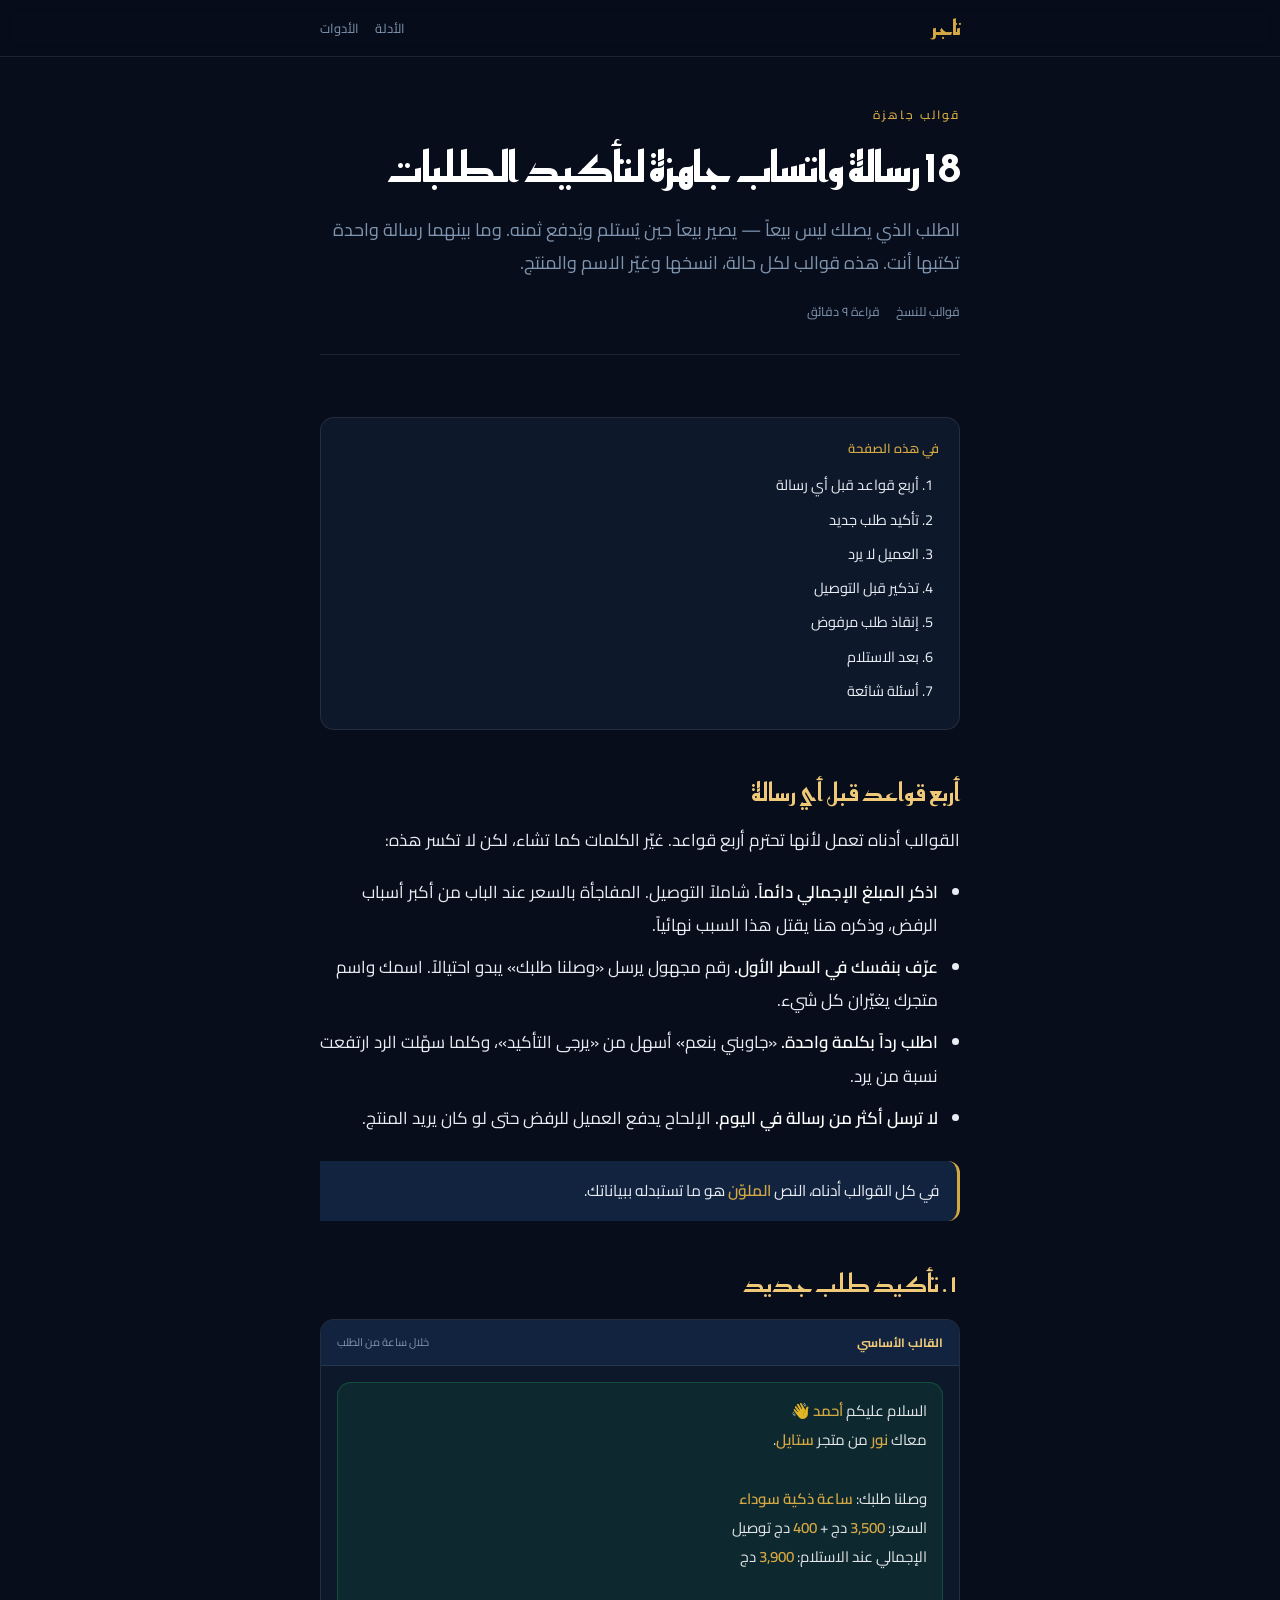
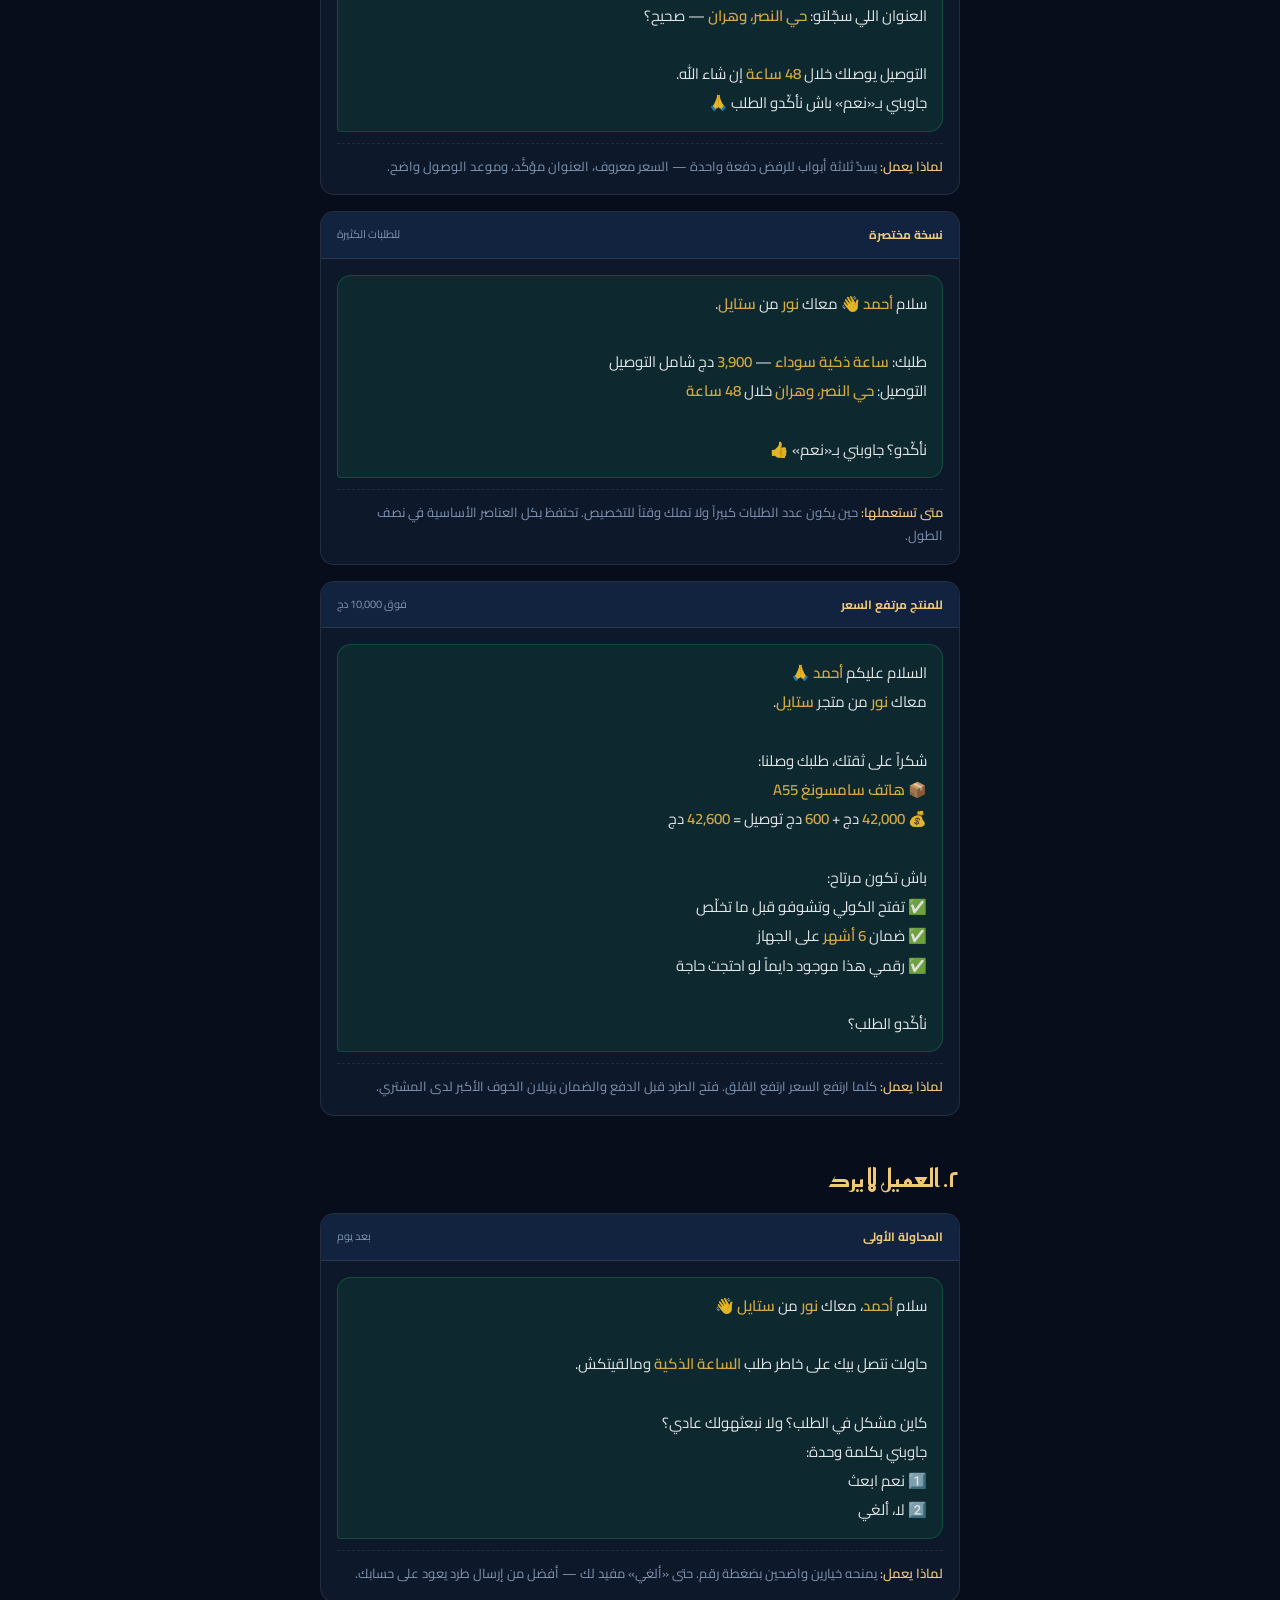
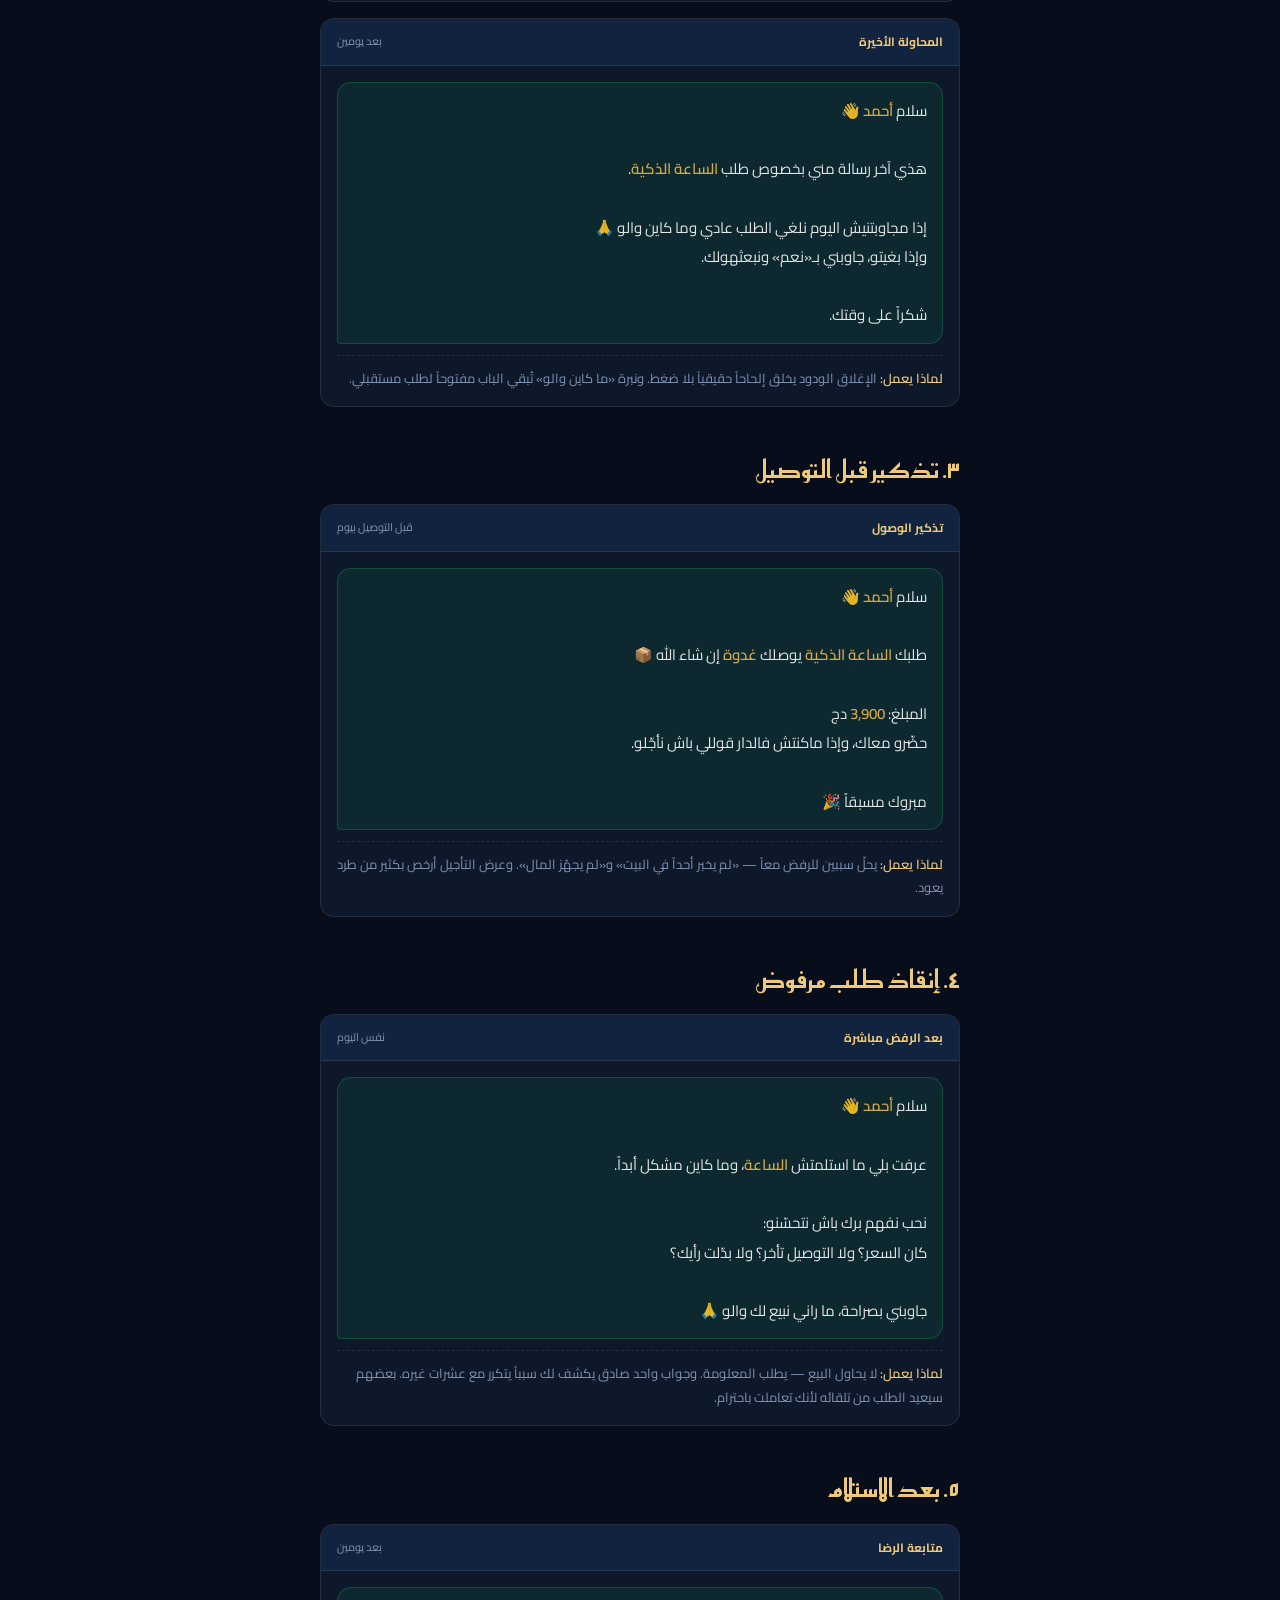
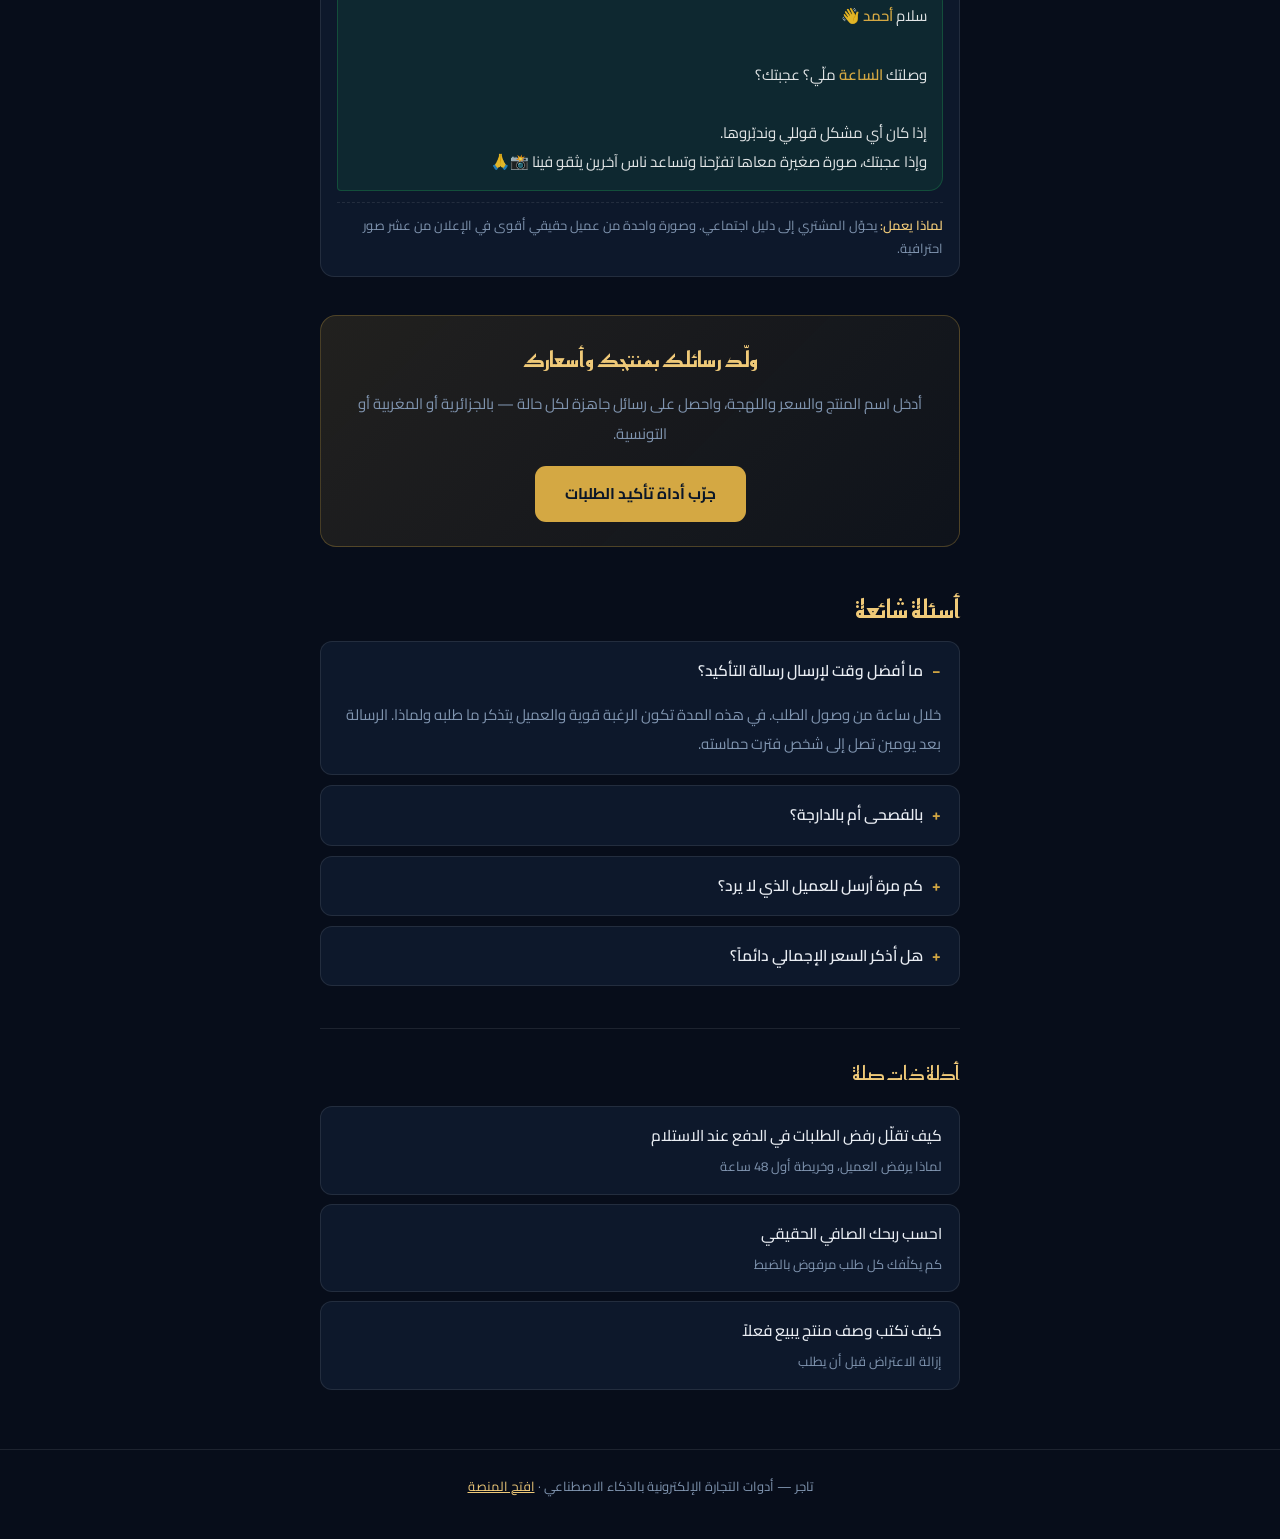
<file: rasail-taakid.html>
<!DOCTYPE html>
<html lang="ar" dir="rtl">
<head>
<meta charset="UTF-8">
<meta name="viewport" content="width=device-width,initial-scale=1">
<title>18 رسالة واتساب جاهزة لتأكيد الطلبات — انسخها واستعملها | تاجر</title>
<meta name="description" content="رسائل واتساب جاهزة لكل حالة: تأكيد طلب جديد، عميل لا يرد، تذكير قبل التوصيل، وإنقاذ طلب مرفوض. بالفصحى والدارجة الجزائرية، جاهزة للنسخ.">
<meta name="keywords" content="رسائل تأكيد الطلبات, رسائل واتساب جاهزة, تأكيد الطلب واتساب, رسالة للعميل الدفع عند الاستلام, نموذج رسالة تأكيد طلب">
<link rel="canonical" href="https://tajer-app.vercel.app/rasail-taakid.html">
<meta property="og:type" content="article">
<meta property="og:title" content="18 رسالة واتساب جاهزة لتأكيد الطلبات">
<meta property="og:description" content="رسائل جاهزة لكل حالة، بالفصحى والدارجة، انسخها واستعملها اليوم.">
<meta property="og:url" content="https://tajer-app.vercel.app/rasail-taakid.html">
<meta property="og:locale" content="ar_AR">
<link rel="preconnect" href="https://fonts.googleapis.com">
<link rel="preconnect" href="https://fonts.gstatic.com" crossorigin>
<link href="https://fonts.googleapis.com/css2?family=Cairo:wght@400;500;600;700&family=Reem+Kufi:wght@500;600;700&display=swap" rel="stylesheet">
<style>
*{margin:0;padding:0;box-sizing:border-box}
:root{--ink:#070d1a;--panel:#0d182b;--raise:#12233f;--line:rgba(255,255,255,.09);--gold:#d4a843;--gold-l:#efc978;--text:#e9edf3;--muted:#8095b0;--wa:#25d366}
html{scroll-behavior:smooth}
@media (prefers-reduced-motion:reduce){html{scroll-behavior:auto}*{animation:none!important;transition:none!important}}
body{background:var(--ink);color:var(--text);font-family:'Cairo',system-ui,sans-serif;font-size:17px;line-height:1.95;-webkit-font-smoothing:antialiased}
a{color:var(--gold-l)}
a:focus-visible,button:focus-visible{outline:2px solid var(--gold);outline-offset:3px;border-radius:4px}
.wrap{max-width:680px;margin:0 auto;padding:0 20px}
.bar{border-bottom:1px solid var(--line);background:rgba(7,13,26,.85);backdrop-filter:blur(8px);position:sticky;top:0;z-index:20}
.bar .wrap{display:flex;align-items:center;justify-content:space-between;height:56px}
.mark{font-family:'Reem Kufi',sans-serif;font-size:21px;font-weight:700;color:var(--gold);text-decoration:none;letter-spacing:-.3px}
.bar nav a{font-size:13px;color:var(--muted);text-decoration:none;margin-inline-start:16px}
.bar nav a:hover{color:var(--gold-l)}
.hero{padding:46px 0 30px;border-bottom:1px solid var(--line)}
.eyebrow{font-size:12px;letter-spacing:2px;color:var(--gold);margin-bottom:14px;font-weight:600}
h1{font-family:'Reem Kufi',sans-serif;font-size:clamp(29px,6.6vw,42px);line-height:1.35;font-weight:700;color:#fff;margin-bottom:16px;letter-spacing:-.5px}
.dek{font-size:18px;color:var(--muted);line-height:1.85}
.meta{margin-top:20px;font-size:12.5px;color:var(--muted);display:flex;gap:16px;flex-wrap:wrap}
article{padding:34px 0 10px}
article h2{font-family:'Reem Kufi',sans-serif;font-size:25px;font-weight:600;color:var(--gold-l);margin:44px 0 12px;line-height:1.5}
article h3{font-size:18px;font-weight:600;color:#fff;margin:28px 0 8px}
article p{margin-bottom:19px}
article ul,article ol{margin:0 0 19px;padding-inline-start:22px}
article li{margin-bottom:9px}
article strong{color:#fff;font-weight:600}
.toc{background:var(--panel);border:1px solid var(--line);border-radius:14px;padding:18px 20px;margin:28px 0 8px}
.toc-t{font-size:13px;color:var(--gold);font-weight:600;margin-bottom:10px}
.toc ol{margin:0;padding-inline-start:20px}
.toc li{margin-bottom:6px;font-size:14.5px}
.toc a{color:var(--text);text-decoration:none}
.toc a:hover{color:var(--gold-l);text-decoration:underline}
.note{background:var(--raise);border-inline-start:3px solid var(--gold);border-radius:0 12px 12px 0;padding:15px 18px;margin:26px 0;font-size:15.5px}
/* فقاعة الرسالة — العنصر المميز */
.msg{background:var(--panel);border:1px solid var(--line);border-radius:14px;overflow:hidden;margin:16px 0}
.msg-h{display:flex;align-items:center;justify-content:space-between;gap:10px;padding:11px 16px;background:var(--raise);border-bottom:1px solid var(--line)}
.msg-tag{font-size:12px;font-weight:700;color:var(--gold-l)}
.msg-when{font-size:11px;color:var(--muted)}
.msg-b{padding:16px}
.bub{background:rgba(37,211,102,.09);border:1px solid rgba(37,211,102,.22);border-radius:14px 14px 14px 4px;padding:13px 15px;font-size:15px;line-height:1.95;white-space:pre-line;color:rgba(255,255,255,.88)}
.bub .ph{color:var(--gold);font-weight:600}
.why{font-size:13px;color:var(--muted);margin-top:11px;padding-top:11px;border-top:1px dashed var(--line);line-height:1.8}
.why b{color:var(--gold-l);font-weight:600}
.dar{margin-top:10px}
.dar-l{font-size:11px;color:var(--muted);margin-bottom:6px}
.cta{background:linear-gradient(135deg,rgba(212,168,67,.13),rgba(212,168,67,.04));border:1px solid rgba(212,168,67,.28);border-radius:16px;padding:24px 22px;margin:38px 0;text-align:center}
.cta h3{font-family:'Reem Kufi',sans-serif;font-size:21px;color:var(--gold-l);margin:0 0 8px}
.cta p{font-size:15px;color:var(--muted);margin-bottom:18px}
.btn{display:inline-block;background:var(--gold);color:#0a1628;text-decoration:none;font-weight:700;font-size:15.5px;padding:13px 30px;border-radius:11px;transition:transform .15s}
.btn:hover{transform:translateY(-2px)}
.faq details{border:1px solid var(--line);border-radius:12px;margin-bottom:10px;background:var(--panel)}
.faq summary{padding:14px 18px;cursor:pointer;font-weight:600;font-size:15.5px;list-style:none}
.faq summary::-webkit-details-marker{display:none}
.faq summary::before{content:'+';color:var(--gold);font-weight:700;margin-inline-end:9px}
.faq details[open] summary::before{content:'−'}
.faq p{padding:0 18px 16px;margin:0;font-size:15px;color:var(--muted)}
.more{border-top:1px solid var(--line);margin-top:42px;padding-top:26px}
.more-t{font-family:'Reem Kufi',sans-serif;font-size:19px;color:var(--gold-l);margin-bottom:14px}
.more a{display:block;background:var(--panel);border:1px solid var(--line);border-radius:12px;padding:14px 17px;margin-bottom:9px;text-decoration:none;color:var(--text);font-size:15.5px;font-weight:500}
.more a:hover{border-color:rgba(212,168,67,.4)}
.more span{display:block;font-size:13px;color:var(--muted);font-weight:400;margin-top:3px}
footer{border-top:1px solid var(--line);margin-top:40px;padding:24px 0 40px;text-align:center;font-size:13px;color:var(--muted)}
</style>
<script type="application/ld+json">
{
  "@context":"https://schema.org",
  "@graph":[
    {
      "@type":"Article",
      "headline":"18 رسالة واتساب جاهزة لتأكيد الطلبات",
      "description":"رسائل واتساب جاهزة للنسخ لكل حالة في الدفع عند الاستلام، بالفصحى والدارجة الجزائرية.",
      "inLanguage":"ar",
      "author":{"@type":"Organization","name":"تاجر"},
      "publisher":{"@type":"Organization","name":"تاجر","url":"https://tajer-app.vercel.app/"},
      "mainEntityOfPage":"https://tajer-app.vercel.app/rasail-taakid.html"
    },
    {
      "@type":"FAQPage",
      "mainEntity":[
        {"@type":"Question","name":"ما أفضل وقت لإرسال رسالة تأكيد الطلب؟","acceptedAnswer":{"@type":"Answer","text":"خلال ساعة من وصول الطلب. في هذه المدة تكون رغبة الشراء ما زالت قوية، والعميل يتذكر ما طلبه ولماذا. الرسالة بعد يومين تصل إلى شخص فترت حماسته."}},
        {"@type":"Question","name":"هل أكتب الرسالة بالفصحى أم بالدارجة؟","acceptedAnswer":{"@type":"Answer","text":"الدارجة أفضل في واتساب لأنها تبدو حديثاً من شخص لا رسالة آلية من شركة. أما صفحة المنتج فالفصحى المبسّطة أنسب لأنها تُقرأ في كل الدول العربية وتظهر في بحث جوجل."}},
        {"@type":"Question","name":"كم مرة أرسل رسالة للعميل الذي لا يرد؟","acceptedAnswer":{"@type":"Answer","text":"رسالة واحدة في اليوم كحد أقصى، وثلاث محاولات إجمالاً على مدى يومين أو ثلاثة. الإلحاح الزائد يدفع العميل للرفض حتى لو كان راغباً في المنتج."}},
        {"@type":"Question","name":"هل أذكر السعر الإجمالي في رسالة التأكيد؟","acceptedAnswer":{"@type":"Answer","text":"نعم، دائماً. المفاجأة بسعر التوصيل عند الباب من أكبر أسباب الرفض. ذكر المبلغ الإجمالي شاملاً التوصيل في رسالة التأكيد يمنع هذا السبب تماماً."}}
      ]
    }
  ]
}
</script>
</head>
<body>

<header class="bar">
  <div class="wrap">
    <a href="https://tajer-app.vercel.app/" class="mark">تاجر</a>
    <nav><a href="guides.html">الأدلة</a><a href="https://tajer-app.vercel.app/">الأدوات</a></nav>
  </div>
</header>

<div class="wrap">

<div class="hero">
  <div class="eyebrow">قوالب جاهزة</div>
  <h1>18 رسالة واتساب جاهزة لتأكيد الطلبات</h1>
  <p class="dek">الطلب الذي يصلك ليس بيعاً — يصير بيعاً حين يُستلم ويُدفع ثمنه. وما بينهما رسالة واحدة تكتبها أنت. هذه قوالب لكل حالة، انسخها وغيّر الاسم والمنتج.</p>
  <div class="meta"><span>قوالب للنسخ</span><span>قراءة ٩ دقائق</span></div>
</div>

<article>

<div class="toc">
  <div class="toc-t">في هذه الصفحة</div>
  <ol>
    <li><a href="#rules">أربع قواعد قبل أي رسالة</a></li>
    <li><a href="#new">تأكيد طلب جديد</a></li>
    <li><a href="#noreply">العميل لا يرد</a></li>
    <li><a href="#remind">تذكير قبل التوصيل</a></li>
    <li><a href="#rescue">إنقاذ طلب مرفوض</a></li>
    <li><a href="#after">بعد الاستلام</a></li>
    <li><a href="#faq">أسئلة شائعة</a></li>
  </ol>
</div>

<h2 id="rules">أربع قواعد قبل أي رسالة</h2>

<p>القوالب أدناه تعمل لأنها تحترم أربع قواعد. غيّر الكلمات كما تشاء، لكن لا تكسر هذه:</p>

<ul>
  <li><strong>اذكر المبلغ الإجمالي دائماً.</strong> شاملاً التوصيل. المفاجأة بالسعر عند الباب من أكبر أسباب الرفض، وذكره هنا يقتل هذا السبب نهائياً.</li>
  <li><strong>عرّف بنفسك في السطر الأول.</strong> رقم مجهول يرسل «وصلنا طلبك» يبدو احتيالاً. اسمك واسم متجرك يغيّران كل شيء.</li>
  <li><strong>اطلب رداً بكلمة واحدة.</strong> «جاوبني بنعم» أسهل من «يرجى التأكيد»، وكلما سهّلت الرد ارتفعت نسبة من يرد.</li>
  <li><strong>لا ترسل أكثر من رسالة في اليوم.</strong> الإلحاح يدفع العميل للرفض حتى لو كان يريد المنتج.</li>
</ul>

<div class="note">في كل القوالب أدناه، النص <span style="color:var(--gold);font-weight:600;">الملوّن</span> هو ما تستبدله ببياناتك.</div>

<h2 id="new">١. تأكيد طلب جديد</h2>

<div class="msg">
  <div class="msg-h"><span class="msg-tag">القالب الأساسي</span><span class="msg-when">خلال ساعة من الطلب</span></div>
  <div class="msg-b">
    <div class="bub">السلام عليكم <span class="ph">أحمد</span> 👋
معاك <span class="ph">نور</span> من متجر <span class="ph">ستايل</span>.

وصلنا طلبك: <span class="ph">ساعة ذكية سوداء</span>
السعر: <span class="ph">3,500</span> دج + <span class="ph">400</span> دج توصيل
الإجمالي عند الاستلام: <span class="ph">3,900</span> دج

العنوان اللي سجّلتو: <span class="ph">حي النصر، وهران</span> — صحيح؟

التوصيل يوصلك خلال <span class="ph">48 ساعة</span> إن شاء الله.
جاوبني بـ«نعم» باش نأكّدو الطلب 🙏</div>
    <div class="why"><b>لماذا يعمل:</b> يسدّ ثلاثة أبواب للرفض دفعة واحدة — السعر معروف، العنوان مؤكَّد، وموعد الوصول واضح.</div>
  </div>
</div>

<div class="msg">
  <div class="msg-h"><span class="msg-tag">نسخة مختصرة</span><span class="msg-when">للطلبات الكثيرة</span></div>
  <div class="msg-b">
    <div class="bub">سلام <span class="ph">أحمد</span> 👋 معاك <span class="ph">نور</span> من <span class="ph">ستايل</span>.

طلبك: <span class="ph">ساعة ذكية سوداء</span> — <span class="ph">3,900</span> دج شامل التوصيل
التوصيل: <span class="ph">حي النصر، وهران</span> خلال <span class="ph">48 ساعة</span>

نأكّدو؟ جاوبني بـ«نعم» 👍</div>
    <div class="why"><b>متى تستعملها:</b> حين يكون عدد الطلبات كبيراً ولا تملك وقتاً للتخصيص. تحتفظ بكل العناصر الأساسية في نصف الطول.</div>
  </div>
</div>

<div class="msg">
  <div class="msg-h"><span class="msg-tag">للمنتج مرتفع السعر</span><span class="msg-when">فوق 10,000 دج</span></div>
  <div class="msg-b">
    <div class="bub">السلام عليكم <span class="ph">أحمد</span> 🙏
معاك <span class="ph">نور</span> من متجر <span class="ph">ستايل</span>.

شكراً على ثقتك، طلبك وصلنا:
📦 <span class="ph">هاتف سامسونغ A55</span>
💰 <span class="ph">42,000</span> دج + <span class="ph">600</span> دج توصيل = <span class="ph">42,600</span> دج

باش تكون مرتاح:
✅ تفتح الكولي وتشوفو قبل ما تخلّص
✅ ضمان <span class="ph">6 أشهر</span> على الجهاز
✅ رقمي هذا موجود دايماً لو احتجت حاجة

نأكّدو الطلب؟</div>
    <div class="why"><b>لماذا يعمل:</b> كلما ارتفع السعر ارتفع القلق. فتح الطرد قبل الدفع والضمان يزيلان الخوف الأكبر لدى المشتري.</div>
  </div>
</div>

<h2 id="noreply">٢. العميل لا يرد</h2>

<div class="msg">
  <div class="msg-h"><span class="msg-tag">المحاولة الأولى</span><span class="msg-when">بعد يوم</span></div>
  <div class="msg-b">
    <div class="bub">سلام <span class="ph">أحمد</span>، معاك <span class="ph">نور</span> من <span class="ph">ستايل</span> 👋

حاولت نتصل بيك على خاطر طلب <span class="ph">الساعة الذكية</span> ومالقيتكش.

كاين مشكل في الطلب؟ ولا نبعثهولك عادي؟
جاوبني بكلمة وحدة:
1️⃣ نعم ابعث
2️⃣ لا، ألغي</div>
    <div class="why"><b>لماذا يعمل:</b> يمنحه خيارين واضحين بضغطة رقم. حتى «ألغي» مفيد لك — أفضل من إرسال طرد يعود على حسابك.</div>
  </div>
</div>

<div class="msg">
  <div class="msg-h"><span class="msg-tag">المحاولة الأخيرة</span><span class="msg-when">بعد يومين</span></div>
  <div class="msg-b">
    <div class="bub">سلام <span class="ph">أحمد</span> 👋

هذي آخر رسالة مني بخصوص طلب <span class="ph">الساعة الذكية</span>.

إذا مجاوبتنيش اليوم نلغي الطلب عادي وما كاين والو 🙏
وإذا بغيتو، جاوبني بـ«نعم» ونبعثهولك.

شكراً على وقتك.</div>
    <div class="why"><b>لماذا يعمل:</b> الإغلاق الودود يخلق إلحاحاً حقيقياً بلا ضغط. ونبرة «ما كاين والو» تُبقي الباب مفتوحاً لطلب مستقبلي.</div>
  </div>
</div>

<h2 id="remind">٣. تذكير قبل التوصيل</h2>

<div class="msg">
  <div class="msg-h"><span class="msg-tag">تذكير الوصول</span><span class="msg-when">قبل التوصيل بيوم</span></div>
  <div class="msg-b">
    <div class="bub">سلام <span class="ph">أحمد</span> 👋

طلبك <span class="ph">الساعة الذكية</span> يوصلك <span class="ph">غدوة</span> إن شاء الله 📦

المبلغ: <span class="ph">3,900</span> دج
حضّرو معاك، وإذا ماكنتش فالدار قوللي باش نأجّلو.

مبروك مسبقاً 🎉</div>
    <div class="why"><b>لماذا يعمل:</b> يحلّ سببين للرفض معاً — «لم يخبر أحداً في البيت» و«لم يجهّز المال». وعرض التأجيل أرخص بكثير من طرد يعود.</div>
  </div>
</div>

<h2 id="rescue">٤. إنقاذ طلب مرفوض</h2>

<div class="msg">
  <div class="msg-h"><span class="msg-tag">بعد الرفض مباشرة</span><span class="msg-when">نفس اليوم</span></div>
  <div class="msg-b">
    <div class="bub">سلام <span class="ph">أحمد</span> 👋

عرفت بلي ما استلمتش <span class="ph">الساعة</span>، وما كاين مشكل أبداً.

نحب نفهم برك باش نتحسّنو:
كان السعر؟ ولا التوصيل تأخر؟ ولا بدّلت رأيك؟

جاوبني بصراحة، ما راني نبيع لك والو 🙏</div>
    <div class="why"><b>لماذا يعمل:</b> لا يحاول البيع — يطلب المعلومة. وجواب واحد صادق يكشف لك سبباً يتكرر مع عشرات غيره. بعضهم سيعيد الطلب من تلقائه لأنك تعاملت باحترام.</div>
  </div>
</div>

<h2 id="after">٥. بعد الاستلام</h2>

<div class="msg">
  <div class="msg-h"><span class="msg-tag">متابعة الرضا</span><span class="msg-when">بعد يومين</span></div>
  <div class="msg-b">
    <div class="bub">سلام <span class="ph">أحمد</span> 👋

وصلتك <span class="ph">الساعة</span> ملّي؟ عجبتك؟

إذا كان أي مشكل قوللي وندبّروها.
وإذا عجبتك، صورة صغيرة معاها تفرّحنا وتساعد ناس آخرين يثقو فينا 📸🙏</div>
    <div class="why"><b>لماذا يعمل:</b> يحوّل المشتري إلى دليل اجتماعي. وصورة واحدة من عميل حقيقي أقوى في الإعلان من عشر صور احترافية.</div>
  </div>
</div>

<div class="cta">
  <h3>ولّد رسائلك بمنتجك وأسعارك</h3>
  <p>أدخل اسم المنتج والسعر واللهجة، واحصل على رسائل جاهزة لكل حالة — بالجزائرية أو المغربية أو التونسية.</p>
  <a class="btn" href="https://tajer-app.vercel.app/">جرّب أداة تأكيد الطلبات</a>
</div>

<h2 id="faq">أسئلة شائعة</h2>

<div class="faq">
  <details open>
    <summary>ما أفضل وقت لإرسال رسالة التأكيد؟</summary>
    <p>خلال ساعة من وصول الطلب. في هذه المدة تكون الرغبة قوية والعميل يتذكر ما طلبه ولماذا. الرسالة بعد يومين تصل إلى شخص فترت حماسته.</p>
  </details>
  <details>
    <summary>بالفصحى أم بالدارجة؟</summary>
    <p>الدارجة أفضل في واتساب لأنها تبدو حديثاً من شخص لا رسالة آلية من شركة. أما صفحة المنتج فالفصحى المبسّطة أنسب لأنها تُقرأ في كل الدول العربية وتظهر في جوجل.</p>
  </details>
  <details>
    <summary>كم مرة أرسل للعميل الذي لا يرد؟</summary>
    <p>رسالة واحدة في اليوم كحد أقصى، وثلاث محاولات إجمالاً على مدى يومين أو ثلاثة. الإلحاح يدفع العميل للرفض حتى لو كان راغباً في المنتج.</p>
  </details>
  <details>
    <summary>هل أذكر السعر الإجمالي دائماً؟</summary>
    <p>نعم. المفاجأة بسعر التوصيل عند الباب من أكبر أسباب الرفض، وذكره في رسالة التأكيد يمنع هذا السبب تماماً.</p>
  </details>
</div>

<div class="more">
  <div class="more-t">أدلة ذات صلة</div>
  <a href="rafd-altalabat.html">كيف تقلّل رفض الطلبات في الدفع عند الاستلام<span>لماذا يرفض العميل، وخريطة أول 48 ساعة</span></a>
  <a href="hisab-arribh.html">احسب ربحك الصافي الحقيقي<span>كم يكلّفك كل طلب مرفوض بالضبط</span></a>
  <a href="wasf-almuntaj.html">كيف تكتب وصف منتج يبيع فعلاً<span>إزالة الاعتراض قبل أن يطلب</span></a>
</div>

</article>
</div>

<footer>
  <div class="wrap">تاجر — أدوات التجارة الإلكترونية بالذكاء الاصطناعي · <a href="https://tajer-app.vercel.app/">افتح المنصة</a></div>
</footer>

</body>
</html>
</file>
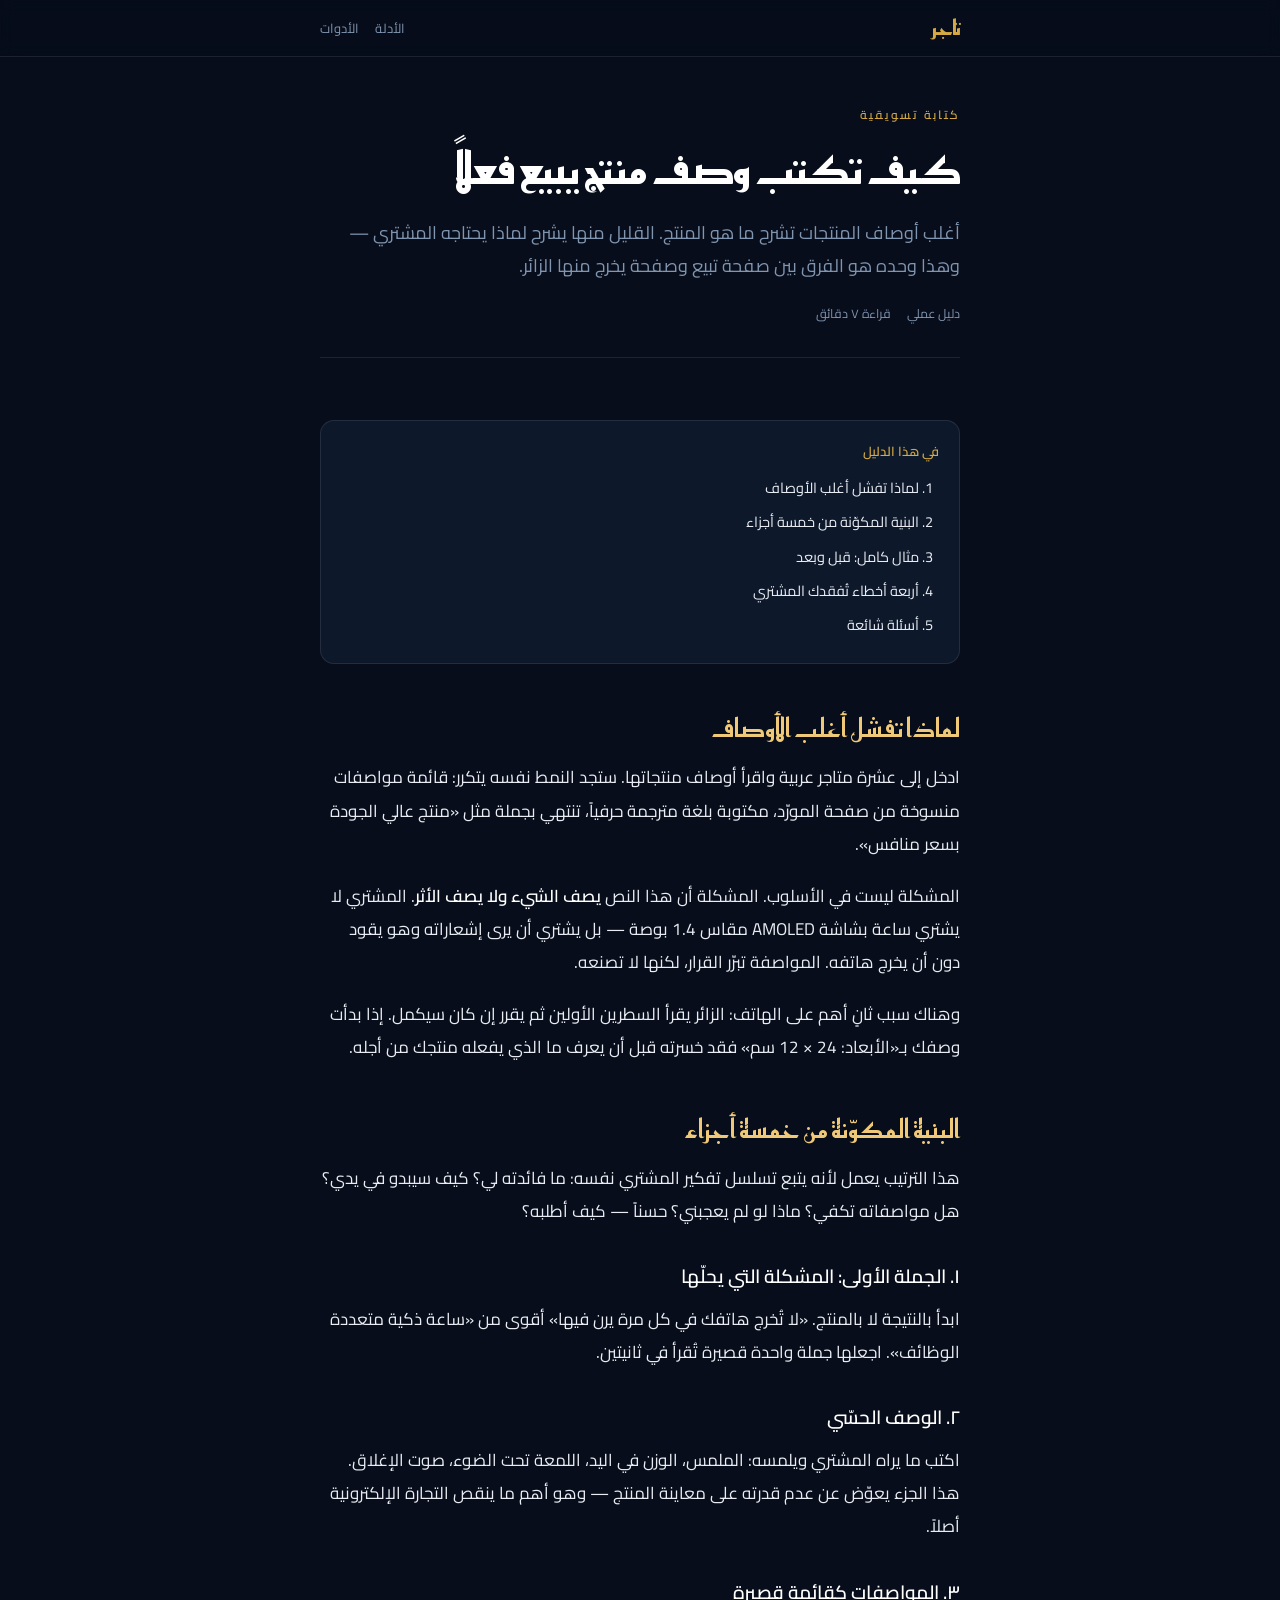
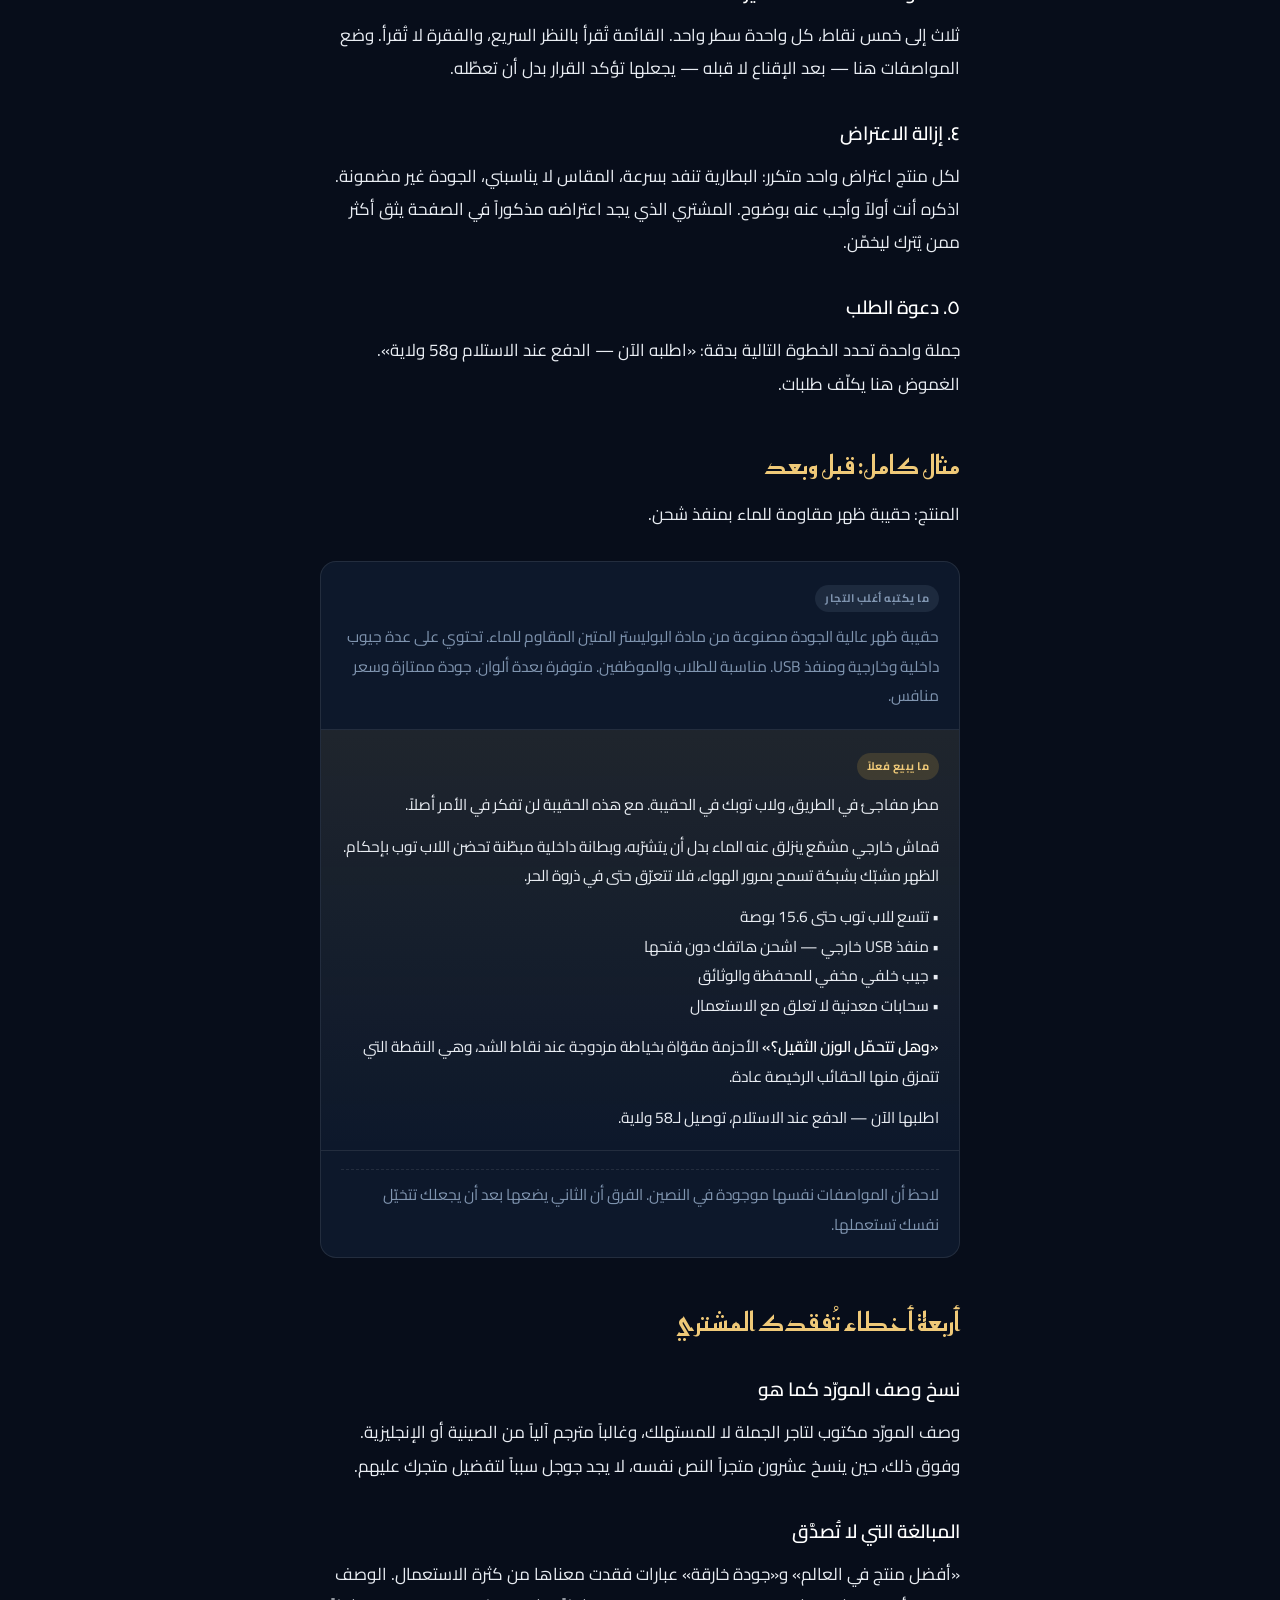
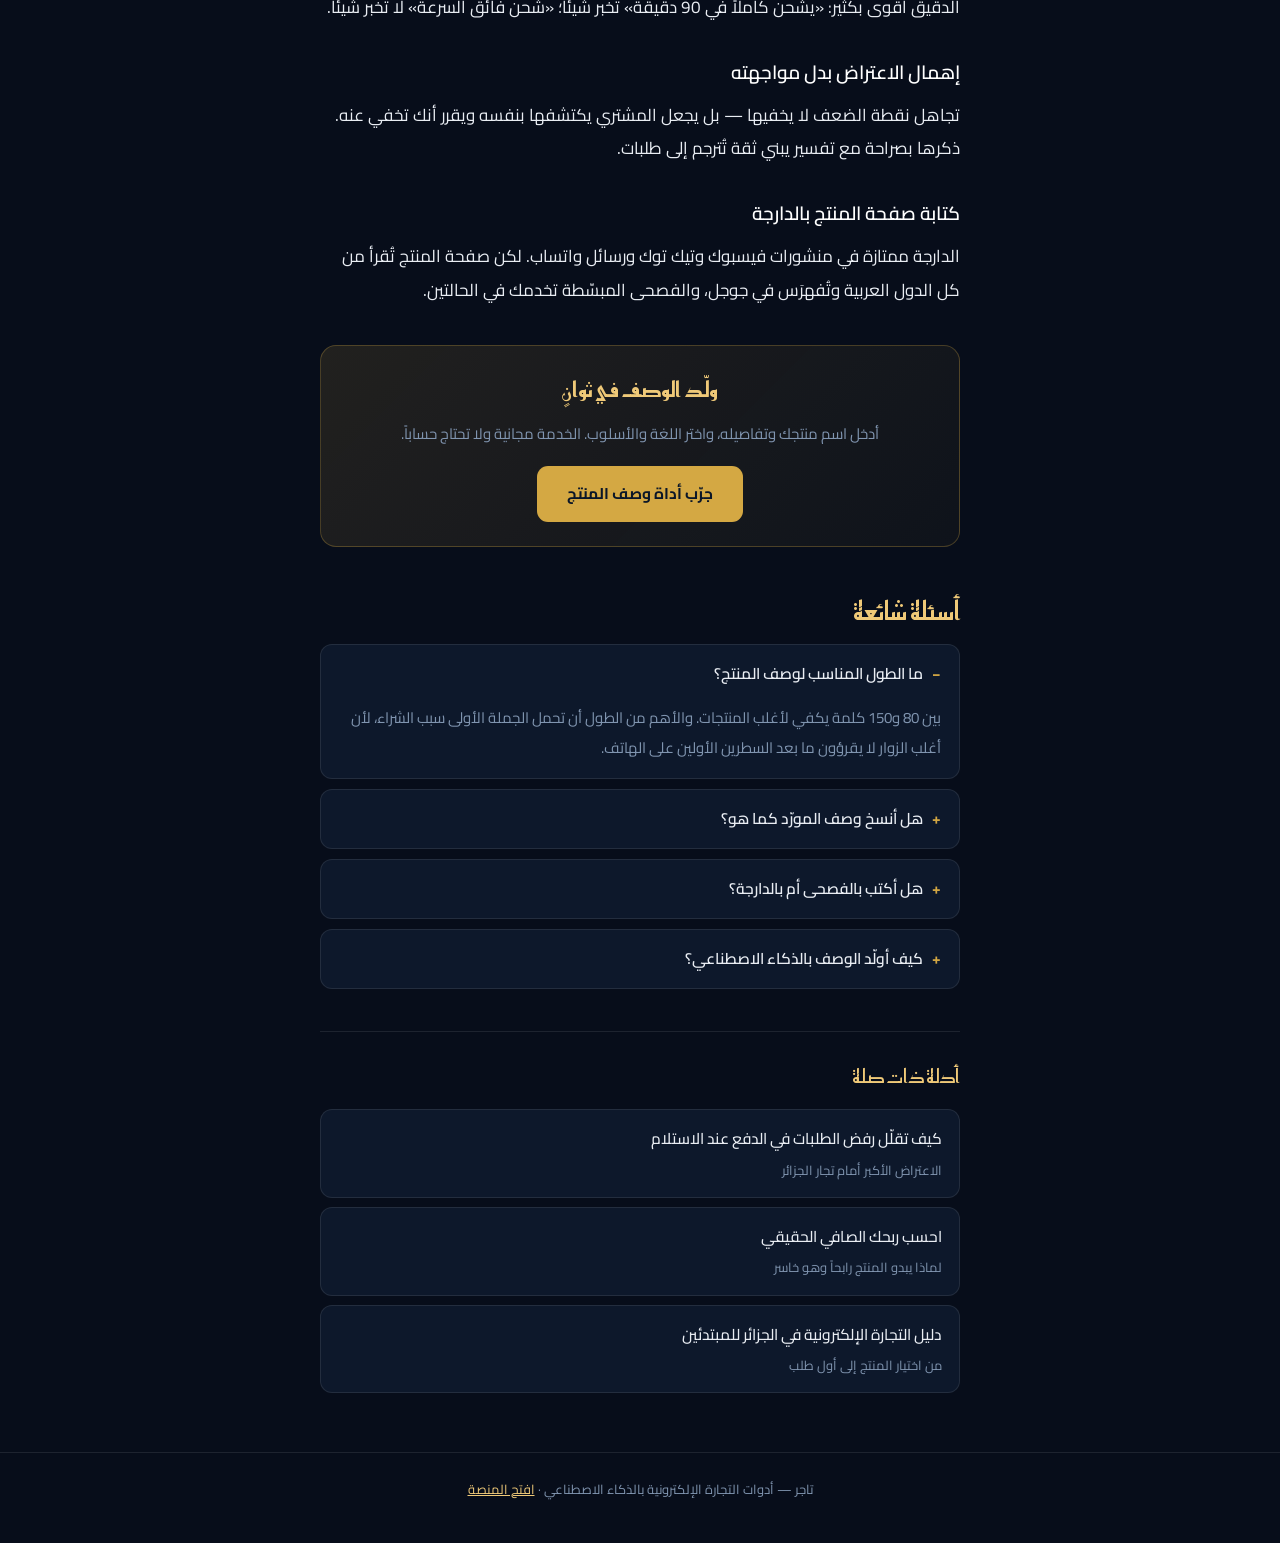
<file: wasf-almuntaj.html>
<!DOCTYPE html>
<html lang="ar" dir="rtl">
<head>
<meta charset="UTF-8">
<meta name="viewport" content="width=device-width,initial-scale=1">
<title>كيف تكتب وصف منتج يبيع فعلاً — دليل عملي للتجار | تاجر</title>
<meta name="description" content="دليل عملي لكتابة وصف منتج يزيد المبيعات: بنية من 5 أجزاء، أمثلة قبل وبعد، وأربعة أخطاء تُفقدك المشتري. مع طريقة توليد الوصف مجاناً بالذكاء الاصطناعي.">
<meta name="keywords" content="كتابة وصف منتج, وصف منتج جاهز, طريقة كتابة وصف المنتجات, وصف منتجات المتجر الالكتروني, كيفية كتابة وصف احترافي">
<link rel="canonical" href="https://tajer-app.vercel.app/wasf-almuntaj.html">
<meta property="og:type" content="article">
<meta property="og:title" content="كيف تكتب وصف منتج يبيع فعلاً — دليل عملي للتجار">
<meta property="og:description" content="بنية من 5 أجزاء، أمثلة قبل وبعد، وأربعة أخطاء شائعة تُفقدك المشتري.">
<meta property="og:url" content="https://tajer-app.vercel.app/wasf-almuntaj.html">
<meta property="og:locale" content="ar_AR">
<link rel="preconnect" href="https://fonts.googleapis.com">
<link rel="preconnect" href="https://fonts.gstatic.com" crossorigin>
<link href="https://fonts.googleapis.com/css2?family=Cairo:wght@400;500;600;700&family=Reem+Kufi:wght@500;600;700&display=swap" rel="stylesheet">
<style>
*{margin:0;padding:0;box-sizing:border-box}
:root{
  --ink:#070d1a;--panel:#0d182b;--raise:#12233f;
  --line:rgba(255,255,255,.09);
  --gold:#d4a843;--gold-l:#efc978;
  --text:#e9edf3;--muted:#8095b0;
}
html{scroll-behavior:smooth}
@media (prefers-reduced-motion:reduce){html{scroll-behavior:auto}*{animation:none!important;transition:none!important}}
body{background:var(--ink);color:var(--text);font-family:'Cairo',system-ui,sans-serif;font-size:17px;line-height:1.95;-webkit-font-smoothing:antialiased}
a{color:var(--gold-l)}
a:focus-visible,button:focus-visible{outline:2px solid var(--gold);outline-offset:3px;border-radius:4px}
.wrap{max-width:680px;margin:0 auto;padding:0 20px}

/* شريط علوي */
.bar{border-bottom:1px solid var(--line);background:rgba(7,13,26,.85);backdrop-filter:blur(8px);position:sticky;top:0;z-index:20}
.bar .wrap{display:flex;align-items:center;justify-content:space-between;height:56px}
.mark{font-family:'Reem Kufi',sans-serif;font-size:21px;font-weight:700;color:var(--gold);text-decoration:none;letter-spacing:-.3px}
.bar nav a{font-size:13px;color:var(--muted);text-decoration:none;margin-inline-start:16px}
.bar nav a:hover{color:var(--gold-l)}

/* المقدمة */
.hero{padding:46px 0 30px;border-bottom:1px solid var(--line)}
.eyebrow{font-size:12px;letter-spacing:2px;color:var(--gold);margin-bottom:14px;font-weight:600}
h1{font-family:'Reem Kufi',sans-serif;font-size:clamp(30px,7vw,44px);line-height:1.35;font-weight:700;color:#fff;margin-bottom:16px;letter-spacing:-.5px}
.dek{font-size:18px;color:var(--muted);line-height:1.85}
.meta{margin-top:20px;font-size:12.5px;color:var(--muted);display:flex;gap:16px;flex-wrap:wrap}

/* المحتوى */
article{padding:34px 0 10px}
article h2{font-family:'Reem Kufi',sans-serif;font-size:26px;font-weight:600;color:var(--gold-l);margin:44px 0 14px;line-height:1.5}
article h3{font-size:19px;font-weight:600;color:#fff;margin:30px 0 8px}
article p{margin-bottom:19px}
article ul,article ol{margin:0 0 19px;padding-inline-start:22px}
article li{margin-bottom:9px}
article strong{color:#fff;font-weight:600}

/* فهرس */
.toc{background:var(--panel);border:1px solid var(--line);border-radius:14px;padding:18px 20px;margin:28px 0 8px}
.toc-t{font-size:13px;color:var(--gold);font-weight:600;margin-bottom:10px}
.toc ol{margin:0;padding-inline-start:20px}
.toc li{margin-bottom:6px;font-size:14.5px}
.toc a{color:var(--text);text-decoration:none}
.toc a:hover{color:var(--gold-l);text-decoration:underline}

/* بطاقة التحويل — العنصر المميز */
.swap{margin:30px 0;border:1px solid var(--line);border-radius:16px;overflow:hidden;background:var(--panel)}
.swap-side{padding:18px 20px}
.swap-side+.swap-side{border-top:1px solid var(--line)}
.swap-tag{display:inline-block;font-size:11px;font-weight:700;letter-spacing:.5px;padding:3px 10px;border-radius:20px;margin-bottom:10px}
.before .swap-tag{background:rgba(128,149,176,.14);color:var(--muted)}
.after{background:linear-gradient(180deg,rgba(212,168,67,.09),transparent)}
.after .swap-tag{background:rgba(212,168,67,.18);color:var(--gold-l)}
.swap-side p{margin:0;font-size:15.5px;line-height:1.9}
.before p{color:var(--muted)}
.swap-note{font-size:12.5px;color:var(--muted);margin-top:10px;padding-top:10px;border-top:1px dashed var(--line)}

/* صندوق تنبيه */
.note{background:var(--raise);border-inline-start:3px solid var(--gold);border-radius:0 12px 12px 0;padding:15px 18px;margin:26px 0;font-size:15.5px}

/* دعوة */
.cta{background:linear-gradient(135deg,rgba(212,168,67,.13),rgba(212,168,67,.04));border:1px solid rgba(212,168,67,.28);border-radius:16px;padding:24px 22px;margin:38px 0;text-align:center}
.cta h3{font-family:'Reem Kufi',sans-serif;font-size:21px;color:var(--gold-l);margin:0 0 8px}
.cta p{font-size:15px;color:var(--muted);margin-bottom:18px}
.btn{display:inline-block;background:var(--gold);color:#0a1628;text-decoration:none;font-weight:700;font-size:15.5px;padding:13px 30px;border-radius:11px;transition:transform .15s}
.btn:hover{transform:translateY(-2px)}

/* أسئلة */
.faq details{border:1px solid var(--line);border-radius:12px;margin-bottom:10px;background:var(--panel)}
.faq summary{padding:14px 18px;cursor:pointer;font-weight:600;font-size:15.5px;list-style:none}
.faq summary::-webkit-details-marker{display:none}
.faq summary::before{content:'+';color:var(--gold);font-weight:700;margin-inline-end:9px}
.faq details[open] summary::before{content:'−'}
.faq p{padding:0 18px 16px;margin:0;font-size:15px;color:var(--muted)}

/* روابط ذات صلة */
.more{border-top:1px solid var(--line);margin-top:42px;padding-top:26px}
.more-t{font-family:'Reem Kufi',sans-serif;font-size:19px;color:var(--gold-l);margin-bottom:14px}
.more a{display:block;background:var(--panel);border:1px solid var(--line);border-radius:12px;padding:14px 17px;margin-bottom:9px;text-decoration:none;color:var(--text);font-size:15.5px;font-weight:500}
.more a:hover{border-color:rgba(212,168,67,.4)}
.more span{display:block;font-size:13px;color:var(--muted);font-weight:400;margin-top:3px}

footer{border-top:1px solid var(--line);margin-top:40px;padding:24px 0 40px;text-align:center;font-size:13px;color:var(--muted)}
</style>
<script type="application/ld+json">
{
  "@context":"https://schema.org",
  "@graph":[
    {
      "@type":"Article",
      "headline":"كيف تكتب وصف منتج يبيع فعلاً — دليل عملي للتجار",
      "description":"دليل عملي لكتابة وصف منتج يزيد المبيعات: بنية من خمسة أجزاء، أمثلة قبل وبعد، وأربعة أخطاء شائعة.",
      "inLanguage":"ar",
      "author":{"@type":"Organization","name":"تاجر"},
      "publisher":{"@type":"Organization","name":"تاجر","url":"https://tajer-app.vercel.app/"},
      "mainEntityOfPage":"https://tajer-app.vercel.app/wasf-almuntaj.html"
    },
    {
      "@type":"FAQPage",
      "mainEntity":[
        {"@type":"Question","name":"ما الطول المناسب لوصف المنتج؟","acceptedAnswer":{"@type":"Answer","text":"بين 80 و150 كلمة يكفي لأغلب المنتجات. الأهم من الطول هو أن تحمل الجملة الأولى سبب الشراء، لأن أغلب الزوار لا يقرؤون ما بعد السطرين الأولين على الهاتف."}},
        {"@type":"Question","name":"هل أنسخ وصف المورّد كما هو؟","acceptedAnswer":{"@type":"Answer","text":"لا. وصف المورّد مكتوب لتاجر الجملة لا للمشتري النهائي، وغالباً يكون مترجماً ترجمة حرفية. كما أن تكرار نفس النص على عشرات المتاجر يضعف ظهورك في نتائج البحث."}},
        {"@type":"Question","name":"هل أكتب بالفصحى أم بالدارجة؟","acceptedAnswer":{"@type":"Answer","text":"صفحة المنتج بالفصحى المبسطة لأنها تصل لكل الدول العربية وتظهر في بحث جوجل. أما منشورات فيسبوك وتيك توك ورسائل واتساب فالدارجة أقرب وأكثر تفاعلاً."}},
        {"@type":"Question","name":"كيف أكتب وصف منتج بالذكاء الاصطناعي مجاناً؟","acceptedAnswer":{"@type":"Answer","text":"افتح خدمة وصف المنتج في تاجر، أدخل اسم المنتج وتفاصيله، اختر اللغة والأسلوب، واحصل على وصف جاهز خلال ثوانٍ. الخدمة مجانية ولا تتطلب إنشاء حساب."}}
      ]
    }
  ]
}
</script>
</head>
<body>

<header class="bar">
  <div class="wrap">
    <a href="https://tajer-app.vercel.app/" class="mark">تاجر</a>
    <nav><a href="guides.html">الأدلة</a><a href="https://tajer-app.vercel.app/">الأدوات</a></nav>
  </div>
</header>

<div class="wrap">

<div class="hero">
  <div class="eyebrow">كتابة تسويقية</div>
  <h1>كيف تكتب وصف منتج يبيع فعلاً</h1>
  <p class="dek">أغلب أوصاف المنتجات تشرح ما هو المنتج. القليل منها يشرح لماذا يحتاجه المشتري — وهذا وحده هو الفرق بين صفحة تبيع وصفحة يخرج منها الزائر.</p>
  <div class="meta"><span>دليل عملي</span><span>قراءة ٧ دقائق</span></div>
</div>

<article>

<div class="toc">
  <div class="toc-t">في هذا الدليل</div>
  <ol>
    <li><a href="#why">لماذا تفشل أغلب الأوصاف</a></li>
    <li><a href="#structure">البنية المكوّنة من خمسة أجزاء</a></li>
    <li><a href="#example">مثال كامل: قبل وبعد</a></li>
    <li><a href="#mistakes">أربعة أخطاء تُفقدك المشتري</a></li>
    <li><a href="#faq">أسئلة شائعة</a></li>
  </ol>
</div>

<h2 id="why">لماذا تفشل أغلب الأوصاف</h2>

<p>ادخل إلى عشرة متاجر عربية واقرأ أوصاف منتجاتها. ستجد النمط نفسه يتكرر: قائمة مواصفات منسوخة من صفحة المورّد، مكتوبة بلغة مترجمة حرفياً، تنتهي بجملة مثل «منتج عالي الجودة بسعر منافس».</p>

<p>المشكلة ليست في الأسلوب. المشكلة أن هذا النص <strong>يصف الشيء ولا يصف الأثر</strong>. المشتري لا يشتري ساعة بشاشة AMOLED مقاس 1.4 بوصة — بل يشتري أن يرى إشعاراته وهو يقود دون أن يخرج هاتفه. المواصفة تبرّر القرار، لكنها لا تصنعه.</p>

<p>وهناك سبب ثانٍ أهم على الهاتف: الزائر يقرأ السطرين الأولين ثم يقرر إن كان سيكمل. إذا بدأت وصفك بـ«الأبعاد: 24 × 12 سم» فقد خسرته قبل أن يعرف ما الذي يفعله منتجك من أجله.</p>

<h2 id="structure">البنية المكوّنة من خمسة أجزاء</h2>

<p>هذا الترتيب يعمل لأنه يتبع تسلسل تفكير المشتري نفسه: ما فائدته لي؟ كيف سيبدو في يدي؟ هل مواصفاته تكفي؟ ماذا لو لم يعجبني؟ حسناً — كيف أطلبه؟</p>

<h3>١. الجملة الأولى: المشكلة التي يحلّها</h3>
<p>ابدأ بالنتيجة لا بالمنتج. «لا تُخرج هاتفك في كل مرة يرن فيها» أقوى من «ساعة ذكية متعددة الوظائف». اجعلها جملة واحدة قصيرة تُقرأ في ثانيتين.</p>

<h3>٢. الوصف الحسّي</h3>
<p>اكتب ما يراه المشتري ويلمسه: الملمس، الوزن في اليد، اللمعة تحت الضوء، صوت الإغلاق. هذا الجزء يعوّض عن عدم قدرته على معاينة المنتج — وهو أهم ما ينقص التجارة الإلكترونية أصلاً.</p>

<h3>٣. المواصفات كقائمة قصيرة</h3>
<p>ثلاث إلى خمس نقاط، كل واحدة سطر واحد. القائمة تُقرأ بالنظر السريع، والفقرة لا تُقرأ. وضع المواصفات هنا — بعد الإقناع لا قبله — يجعلها تؤكد القرار بدل أن تعطّله.</p>

<h3>٤. إزالة الاعتراض</h3>
<p>لكل منتج اعتراض واحد متكرر: البطارية تنفد بسرعة، المقاس لا يناسبني، الجودة غير مضمونة. اذكره أنت أولاً وأجب عنه بوضوح. المشتري الذي يجد اعتراضه مذكوراً في الصفحة يثق أكثر ممن يُترك ليخمّن.</p>

<h3>٥. دعوة الطلب</h3>
<p>جملة واحدة تحدد الخطوة التالية بدقة: «اطلبه الآن — الدفع عند الاستلام و58 ولاية». الغموض هنا يكلّف طلبات.</p>

<h2 id="example">مثال كامل: قبل وبعد</h2>

<p>المنتج: حقيبة ظهر مقاومة للماء بمنفذ شحن.</p>

<figure class="swap">
  <div class="swap-side before">
    <span class="swap-tag">ما يكتبه أغلب التجار</span>
    <p>حقيبة ظهر عالية الجودة مصنوعة من مادة البوليستر المتين المقاوم للماء. تحتوي على عدة جيوب داخلية وخارجية ومنفذ USB. مناسبة للطلاب والموظفين. متوفرة بعدة ألوان. جودة ممتازة وسعر منافس.</p>
  </div>
  <div class="swap-side after">
    <span class="swap-tag">ما يبيع فعلاً</span>
    <p>مطر مفاجئ في الطريق، ولاب توبك في الحقيبة. مع هذه الحقيبة لن تفكر في الأمر أصلاً.</p>
    <p style="margin-top:12px">قماش خارجي مشمّع ينزلق عنه الماء بدل أن يتشرّبه، وبطانة داخلية مبطّنة تحضن اللاب توب بإحكام. الظهر مشبّك بشبكة تسمح بمرور الهواء، فلا تتعرّق حتى في ذروة الحر.</p>
    <p style="margin-top:12px">• تتسع للاب توب حتى 15.6 بوصة<br>• منفذ USB خارجي — اشحن هاتفك دون فتحها<br>• جيب خلفي مخفي للمحفظة والوثائق<br>• سحابات معدنية لا تعلق مع الاستعمال</p>
    <p style="margin-top:12px"><strong>«وهل تتحمّل الوزن الثقيل؟»</strong> الأحزمة مقوّاة بخياطة مزدوجة عند نقاط الشد، وهي النقطة التي تتمزق منها الحقائب الرخيصة عادة.</p>
    <p style="margin-top:12px">اطلبها الآن — الدفع عند الاستلام، توصيل لـ58 ولاية.</p>
  </div>
  <div class="swap-side">
    <p class="swap-note">لاحظ أن المواصفات نفسها موجودة في النصين. الفرق أن الثاني يضعها بعد أن يجعلك تتخيّل نفسك تستعملها.</p>
  </div>
</figure>

<h2 id="mistakes">أربعة أخطاء تُفقدك المشتري</h2>

<h3>نسخ وصف المورّد كما هو</h3>
<p>وصف المورّد مكتوب لتاجر الجملة لا للمستهلك، وغالباً مترجم آلياً من الصينية أو الإنجليزية. وفوق ذلك، حين ينسخ عشرون متجراً النص نفسه، لا يجد جوجل سبباً لتفضيل متجرك عليهم.</p>

<h3>المبالغة التي لا تُصدَّق</h3>
<p>«أفضل منتج في العالم» و«جودة خارقة» عبارات فقدت معناها من كثرة الاستعمال. الوصف الدقيق أقوى بكثير: «يشحن كاملاً في 90 دقيقة» تخبر شيئاً؛ «شحن فائق السرعة» لا تخبر شيئاً.</p>

<h3>إهمال الاعتراض بدل مواجهته</h3>
<p>تجاهل نقطة الضعف لا يخفيها — بل يجعل المشتري يكتشفها بنفسه ويقرر أنك تخفي عنه. ذكرها بصراحة مع تفسير يبني ثقة تُترجم إلى طلبات.</p>

<h3>كتابة صفحة المنتج بالدارجة</h3>
<p>الدارجة ممتازة في منشورات فيسبوك وتيك توك ورسائل واتساب. لكن صفحة المنتج تُقرأ من كل الدول العربية وتُفهرَس في جوجل، والفصحى المبسّطة تخدمك في الحالتين.</p>

<div class="cta">
  <h3>ولّد الوصف في ثوانٍ</h3>
  <p>أدخل اسم منتجك وتفاصيله، واختر اللغة والأسلوب. الخدمة مجانية ولا تحتاج حساباً.</p>
  <a class="btn" href="https://tajer-app.vercel.app/">جرّب أداة وصف المنتج</a>
</div>

<h2 id="faq">أسئلة شائعة</h2>

<div class="faq">
  <details open>
    <summary>ما الطول المناسب لوصف المنتج؟</summary>
    <p>بين 80 و150 كلمة يكفي لأغلب المنتجات. والأهم من الطول أن تحمل الجملة الأولى سبب الشراء، لأن أغلب الزوار لا يقرؤون ما بعد السطرين الأولين على الهاتف.</p>
  </details>
  <details>
    <summary>هل أنسخ وصف المورّد كما هو؟</summary>
    <p>لا. هو مكتوب لتاجر الجملة لا للمشتري، وغالباً مترجم ترجمة حرفية. كما أن تكرار النص نفسه على عشرات المتاجر يضعف ظهورك في نتائج البحث.</p>
  </details>
  <details>
    <summary>هل أكتب بالفصحى أم بالدارجة؟</summary>
    <p>صفحة المنتج بالفصحى المبسّطة لأنها تصل لكل الدول العربية وتظهر في جوجل. أما منشورات السوشيال ورسائل واتساب فالدارجة أقرب وأكثر تفاعلاً.</p>
  </details>
  <details>
    <summary>كيف أولّد الوصف بالذكاء الاصطناعي؟</summary>
    <p>افتح خدمة وصف المنتج في تاجر، أدخل الاسم والتفاصيل، اختر اللغة والأسلوب، واحصل على النص خلال ثوانٍ. مجانية وبدون حساب.</p>
  </details>
</div>

<div class="more">
  <div class="more-t">أدلة ذات صلة</div>
  <a href="rafd-altalabat.html">كيف تقلّل رفض الطلبات في الدفع عند الاستلام<span>الاعتراض الأكبر أمام تجار الجزائر</span></a>
  <a href="hisab-arribh.html">احسب ربحك الصافي الحقيقي<span>لماذا يبدو المنتج رابحاً وهو خاسر</span></a>
  <a href="dalil-aljazair.html">دليل التجارة الإلكترونية في الجزائر للمبتدئين<span>من اختيار المنتج إلى أول طلب</span></a>
</div>

</article>
</div>

<footer>
  <div class="wrap">تاجر — أدوات التجارة الإلكترونية بالذكاء الاصطناعي · <a href="https://tajer-app.vercel.app/">افتح المنصة</a></div>
</footer>

</body>
</html>
</file>
